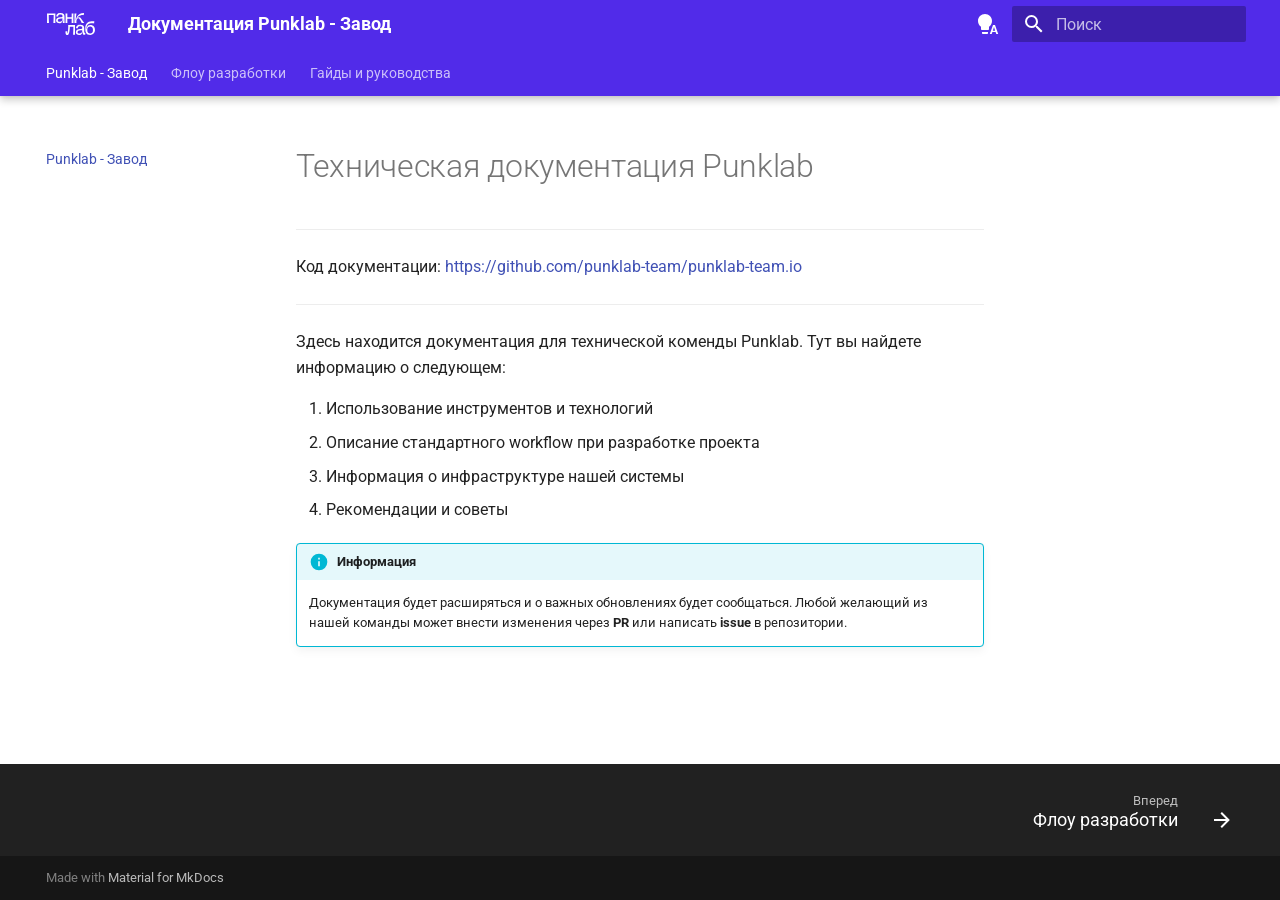
<file: index.html>
<!doctype html>
<html lang="ru" class="no-js">
  <head>
    
      <meta charset="utf-8">
      <meta name="viewport" content="width=device-width,initial-scale=1">
      
      
      
        <link rel="canonical" href="https://mydomain.org/">
      
      
      
        <link rel="next" href="development_flow/">
      
      
      <link rel="icon" href="static/img/favicon.jpeg">
      <meta name="generator" content="mkdocs-1.6.1, mkdocs-material-9.5.44">
    
    
      
        <title>Документация Punklab - Завод</title>
      
    
    
      <link rel="stylesheet" href="assets/stylesheets/main.0253249f.min.css">
      
        
        <link rel="stylesheet" href="assets/stylesheets/palette.06af60db.min.css">
      
      


    
    
      
    
    
      
        
        
        <link rel="preconnect" href="https://fonts.gstatic.com" crossorigin>
        <link rel="stylesheet" href="https://fonts.googleapis.com/css?family=Roboto:300,300i,400,400i,700,700i%7CRoboto+Mono:400,400i,700,700i&display=fallback">
        <style>:root{--md-text-font:"Roboto";--md-code-font:"Roboto Mono"}</style>
      
    
    
      <link rel="stylesheet" href="static/css/extra.css">
    
    <script>__md_scope=new URL(".",location),__md_hash=e=>[...e].reduce(((e,_)=>(e<<5)-e+_.charCodeAt(0)),0),__md_get=(e,_=localStorage,t=__md_scope)=>JSON.parse(_.getItem(t.pathname+"."+e)),__md_set=(e,_,t=localStorage,a=__md_scope)=>{try{t.setItem(a.pathname+"."+e,JSON.stringify(_))}catch(e){}}</script>
    
      

    
    
    
  </head>
  
  
    
    
      
    
    
    
    
    <body dir="ltr" data-md-color-scheme="default" data-md-color-primary="indigo" data-md-color-accent="indigo">
  
    
    <input class="md-toggle" data-md-toggle="drawer" type="checkbox" id="__drawer" autocomplete="off">
    <input class="md-toggle" data-md-toggle="search" type="checkbox" id="__search" autocomplete="off">
    <label class="md-overlay" for="__drawer"></label>
    <div data-md-component="skip">
      
        
        <a href="#punklab" class="md-skip">
          Перейти к содержанию
        </a>
      
    </div>
    <div data-md-component="announce">
      
    </div>
    
    
      

  

<header class="md-header md-header--shadow md-header--lifted" data-md-component="header">
  <nav class="md-header__inner md-grid" aria-label="Верхний колонтитул">
    <a href="." title="Документация Punklab - Завод" class="md-header__button md-logo" aria-label="Документация Punklab - Завод" data-md-component="logo">
      
  <img src="static/img/logo-panklab.svg" alt="logo">

    </a>
    <label class="md-header__button md-icon" for="__drawer">
      
      <svg xmlns="http://www.w3.org/2000/svg" viewBox="0 0 24 24"><path d="M3 6h18v2H3zm0 5h18v2H3zm0 5h18v2H3z"/></svg>
    </label>
    <div class="md-header__title" data-md-component="header-title">
      <div class="md-header__ellipsis">
        <div class="md-header__topic">
          <span class="md-ellipsis">
            Документация Punklab - Завод
          </span>
        </div>
        <div class="md-header__topic" data-md-component="header-topic">
          <span class="md-ellipsis">
            
              Punklab - Завод
            
          </span>
        </div>
      </div>
    </div>
    
      
        <form class="md-header__option" data-md-component="palette">
  
    
    
    
    <input class="md-option" data-md-color-media="(prefers-color-scheme)" data-md-color-scheme="default" data-md-color-primary="indigo" data-md-color-accent="indigo"  aria-label="Переключиться на светлую тему"  type="radio" name="__palette" id="__palette_0">
    
      <label class="md-header__button md-icon" title="Переключиться на светлую тему" for="__palette_1" hidden>
        <svg xmlns="http://www.w3.org/2000/svg" viewBox="0 0 24 24"><path d="M9 2C5.13 2 2 5.13 2 9c0 2.38 1.19 4.47 3 5.74V17c0 .55.45 1 1 1h6c.55 0 1-.45 1-1v-2.26c1.81-1.27 3-3.36 3-5.74 0-3.87-3.13-7-7-7M6 21c0 .55.45 1 1 1h4c.55 0 1-.45 1-1v-1H6zm13-8h-2l-3.2 9h1.9l.7-2h3.2l.7 2h1.9zm-2.15 5.65L18 15l1.15 3.65z"/></svg>
      </label>
    
  
    
    
    
    <input class="md-option" data-md-color-media="(prefers-color-scheme: light)" data-md-color-scheme="punklab" data-md-color-primary="indigo" data-md-color-accent="indigo"  aria-label="Переключиться на темную тему"  type="radio" name="__palette" id="__palette_1">
    
      <label class="md-header__button md-icon" title="Переключиться на темную тему" for="__palette_2" hidden>
        <svg xmlns="http://www.w3.org/2000/svg" viewBox="0 0 24 24"><path d="M12 2a7 7 0 0 0-7 7c0 2.38 1.19 4.47 3 5.74V17a1 1 0 0 0 1 1h6a1 1 0 0 0 1-1v-2.26c1.81-1.27 3-3.36 3-5.74a7 7 0 0 0-7-7M9 21a1 1 0 0 0 1 1h4a1 1 0 0 0 1-1v-1H9z"/></svg>
      </label>
    
  
    
    
    
    <input class="md-option" data-md-color-media="(prefers-color-scheme: dark)" data-md-color-scheme="slate" data-md-color-primary="indigo" data-md-color-accent="indigo"  aria-label="Переключиться на тему системы"  type="radio" name="__palette" id="__palette_2">
    
      <label class="md-header__button md-icon" title="Переключиться на тему системы" for="__palette_0" hidden>
        <svg xmlns="http://www.w3.org/2000/svg" viewBox="0 0 24 24"><path d="M12 2a7 7 0 0 1 7 7c0 2.38-1.19 4.47-3 5.74V17a1 1 0 0 1-1 1H9a1 1 0 0 1-1-1v-2.26C6.19 13.47 5 11.38 5 9a7 7 0 0 1 7-7M9 21v-1h6v1a1 1 0 0 1-1 1h-4a1 1 0 0 1-1-1m3-17a5 5 0 0 0-5 5c0 2.05 1.23 3.81 3 4.58V16h4v-2.42c1.77-.77 3-2.53 3-4.58a5 5 0 0 0-5-5"/></svg>
      </label>
    
  
</form>
      
    
    
      <script>var palette=__md_get("__palette");if(palette&&palette.color){if("(prefers-color-scheme)"===palette.color.media){var media=matchMedia("(prefers-color-scheme: light)"),input=document.querySelector(media.matches?"[data-md-color-media='(prefers-color-scheme: light)']":"[data-md-color-media='(prefers-color-scheme: dark)']");palette.color.media=input.getAttribute("data-md-color-media"),palette.color.scheme=input.getAttribute("data-md-color-scheme"),palette.color.primary=input.getAttribute("data-md-color-primary"),palette.color.accent=input.getAttribute("data-md-color-accent")}for(var[key,value]of Object.entries(palette.color))document.body.setAttribute("data-md-color-"+key,value)}</script>
    
    
    
      <label class="md-header__button md-icon" for="__search">
        
        <svg xmlns="http://www.w3.org/2000/svg" viewBox="0 0 24 24"><path d="M9.5 3A6.5 6.5 0 0 1 16 9.5c0 1.61-.59 3.09-1.56 4.23l.27.27h.79l5 5-1.5 1.5-5-5v-.79l-.27-.27A6.52 6.52 0 0 1 9.5 16 6.5 6.5 0 0 1 3 9.5 6.5 6.5 0 0 1 9.5 3m0 2C7 5 5 7 5 9.5S7 14 9.5 14 14 12 14 9.5 12 5 9.5 5"/></svg>
      </label>
      <div class="md-search" data-md-component="search" role="dialog">
  <label class="md-search__overlay" for="__search"></label>
  <div class="md-search__inner" role="search">
    <form class="md-search__form" name="search">
      <input type="text" class="md-search__input" name="query" aria-label="Поиск" placeholder="Поиск" autocapitalize="off" autocorrect="off" autocomplete="off" spellcheck="false" data-md-component="search-query" required>
      <label class="md-search__icon md-icon" for="__search">
        
        <svg xmlns="http://www.w3.org/2000/svg" viewBox="0 0 24 24"><path d="M9.5 3A6.5 6.5 0 0 1 16 9.5c0 1.61-.59 3.09-1.56 4.23l.27.27h.79l5 5-1.5 1.5-5-5v-.79l-.27-.27A6.52 6.52 0 0 1 9.5 16 6.5 6.5 0 0 1 3 9.5 6.5 6.5 0 0 1 9.5 3m0 2C7 5 5 7 5 9.5S7 14 9.5 14 14 12 14 9.5 12 5 9.5 5"/></svg>
        
        <svg xmlns="http://www.w3.org/2000/svg" viewBox="0 0 24 24"><path d="M20 11v2H8l5.5 5.5-1.42 1.42L4.16 12l7.92-7.92L13.5 5.5 8 11z"/></svg>
      </label>
      <nav class="md-search__options" aria-label="Поиск">
        
          <a href="javascript:void(0)" class="md-search__icon md-icon" title="Поделиться" aria-label="Поделиться" data-clipboard data-clipboard-text="" data-md-component="search-share" tabindex="-1">
            
            <svg xmlns="http://www.w3.org/2000/svg" viewBox="0 0 24 24"><path d="M18 16.08c-.76 0-1.44.3-1.96.77L8.91 12.7c.05-.23.09-.46.09-.7s-.04-.47-.09-.7l7.05-4.11c.54.5 1.25.81 2.04.81a3 3 0 0 0 3-3 3 3 0 0 0-3-3 3 3 0 0 0-3 3c0 .24.04.47.09.7L8.04 9.81C7.5 9.31 6.79 9 6 9a3 3 0 0 0-3 3 3 3 0 0 0 3 3c.79 0 1.5-.31 2.04-.81l7.12 4.15c-.05.21-.08.43-.08.66 0 1.61 1.31 2.91 2.92 2.91s2.92-1.3 2.92-2.91A2.92 2.92 0 0 0 18 16.08"/></svg>
          </a>
        
        <button type="reset" class="md-search__icon md-icon" title="Очистить" aria-label="Очистить" tabindex="-1">
          
          <svg xmlns="http://www.w3.org/2000/svg" viewBox="0 0 24 24"><path d="M19 6.41 17.59 5 12 10.59 6.41 5 5 6.41 10.59 12 5 17.59 6.41 19 12 13.41 17.59 19 19 17.59 13.41 12z"/></svg>
        </button>
      </nav>
      
        <div class="md-search__suggest" data-md-component="search-suggest"></div>
      
    </form>
    <div class="md-search__output">
      <div class="md-search__scrollwrap" tabindex="0" data-md-scrollfix>
        <div class="md-search-result" data-md-component="search-result">
          <div class="md-search-result__meta">
            Инициализация поиска
          </div>
          <ol class="md-search-result__list" role="presentation"></ol>
        </div>
      </div>
    </div>
  </div>
</div>
    
    
  </nav>
  
    
      
<nav class="md-tabs" aria-label="Вкладки" data-md-component="tabs">
  <div class="md-grid">
    <ul class="md-tabs__list">
      
        
  
  
    
  
  
    <li class="md-tabs__item md-tabs__item--active">
      <a href="." class="md-tabs__link">
        
  
    
  
  Punklab - Завод

      </a>
    </li>
  

      
        
  
  
  
    
    
      <li class="md-tabs__item">
        <a href="development_flow/" class="md-tabs__link">
          
  
    
  
  Флоу разработки

        </a>
      </li>
    
  

      
        
  
  
  
    
    
      
  
  
  
    
    
      <li class="md-tabs__item">
        <a href="guides/fundamental/solid/" class="md-tabs__link">
          
  
    
  
  Гайды и руководства

        </a>
      </li>
    
  

    
  

      
    </ul>
  </div>
</nav>
    
  
</header>
    
    <div class="md-container" data-md-component="container">
      
      
        
      
      <main class="md-main" data-md-component="main">
        <div class="md-main__inner md-grid">
          
            
              
              <div class="md-sidebar md-sidebar--primary" data-md-component="sidebar" data-md-type="navigation" >
                <div class="md-sidebar__scrollwrap">
                  <div class="md-sidebar__inner">
                    


  


<nav class="md-nav md-nav--primary md-nav--lifted" aria-label="Навигация" data-md-level="0">
  <label class="md-nav__title" for="__drawer">
    <a href="." title="Документация Punklab - Завод" class="md-nav__button md-logo" aria-label="Документация Punklab - Завод" data-md-component="logo">
      
  <img src="static/img/logo-panklab.svg" alt="logo">

    </a>
    Документация Punklab - Завод
  </label>
  
  <ul class="md-nav__list" data-md-scrollfix>
    
      
      
  
  
    
  
  
  
    <li class="md-nav__item md-nav__item--active">
      
      <input class="md-nav__toggle md-toggle" type="checkbox" id="__toc">
      
      
        
      
      
      <a href="." class="md-nav__link md-nav__link--active">
        
  
  <span class="md-ellipsis">
    Punklab - Завод
  </span>
  

      </a>
      
    </li>
  

    
      
      
  
  
  
  
    
    
      
        
          
        
      
        
      
        
      
        
      
        
      
    
    
      
      
    
    
    <li class="md-nav__item md-nav__item--nested">
      
        
        
        <input class="md-nav__toggle md-toggle " type="checkbox" id="__nav_2" >
        
          
          
          <div class="md-nav__link md-nav__container">
            <a href="development_flow/" class="md-nav__link ">
              
  
  <span class="md-ellipsis">
    Флоу разработки
  </span>
  

            </a>
            
              
              <label class="md-nav__link " for="__nav_2" id="__nav_2_label" tabindex="0">
                <span class="md-nav__icon md-icon"></span>
              </label>
            
          </div>
        
        <nav class="md-nav" data-md-level="1" aria-labelledby="__nav_2_label" aria-expanded="false">
          <label class="md-nav__title" for="__nav_2">
            <span class="md-nav__icon md-icon"></span>
            Флоу разработки
          </label>
          <ul class="md-nav__list" data-md-scrollfix>
            
              
            
              
                
  
  
  
  
    <li class="md-nav__item">
      <a href="development_flow/system_design/" class="md-nav__link">
        
  
  <span class="md-ellipsis">
    Системный дизайн
  </span>
  

      </a>
    </li>
  

              
            
              
                
  
  
  
  
    <li class="md-nav__item">
      <a href="development_flow/development/" class="md-nav__link">
        
  
  <span class="md-ellipsis">
    Внесение изменений
  </span>
  

      </a>
    </li>
  

              
            
              
                
  
  
  
  
    <li class="md-nav__item">
      <a href="development_flow/technical_documentation/" class="md-nav__link">
        
  
  <span class="md-ellipsis">
    Техническая документация
  </span>
  

      </a>
    </li>
  

              
            
              
                
  
  
  
  
    <li class="md-nav__item">
      <a href="development_flow/deploy/" class="md-nav__link">
        
  
  <span class="md-ellipsis">
    Деплой на сервер
  </span>
  

      </a>
    </li>
  

              
            
          </ul>
        </nav>
      
    </li>
  

    
      
      
  
  
  
  
    
    
      
        
      
        
      
    
    
      
      
    
    
    <li class="md-nav__item md-nav__item--nested">
      
        
        
        <input class="md-nav__toggle md-toggle " type="checkbox" id="__nav_3" >
        
          
          <label class="md-nav__link" for="__nav_3" id="__nav_3_label" tabindex="0">
            
  
  <span class="md-ellipsis">
    Гайды и руководства
  </span>
  

            <span class="md-nav__icon md-icon"></span>
          </label>
        
        <nav class="md-nav" data-md-level="1" aria-labelledby="__nav_3_label" aria-expanded="false">
          <label class="md-nav__title" for="__nav_3">
            <span class="md-nav__icon md-icon"></span>
            Гайды и руководства
          </label>
          <ul class="md-nav__list" data-md-scrollfix>
            
              
                
  
  
  
  
    
    
      
        
      
    
    
      
      
    
    
    <li class="md-nav__item md-nav__item--nested">
      
        
        
        <input class="md-nav__toggle md-toggle " type="checkbox" id="__nav_3_1" >
        
          
          <label class="md-nav__link" for="__nav_3_1" id="__nav_3_1_label" tabindex="0">
            
  
  <span class="md-ellipsis">
    Фундаментальные знания
  </span>
  

            <span class="md-nav__icon md-icon"></span>
          </label>
        
        <nav class="md-nav" data-md-level="2" aria-labelledby="__nav_3_1_label" aria-expanded="false">
          <label class="md-nav__title" for="__nav_3_1">
            <span class="md-nav__icon md-icon"></span>
            Фундаментальные знания
          </label>
          <ul class="md-nav__list" data-md-scrollfix>
            
              
                
  
  
  
  
    <li class="md-nav__item">
      <a href="guides/fundamental/solid/" class="md-nav__link">
        
  
  <span class="md-ellipsis">
    SOLID
  </span>
  

      </a>
    </li>
  

              
            
          </ul>
        </nav>
      
    </li>
  

              
            
              
                
  
  
  
  
    
    
      
        
      
    
    
      
      
    
    
    <li class="md-nav__item md-nav__item--nested">
      
        
        
        <input class="md-nav__toggle md-toggle " type="checkbox" id="__nav_3_2" >
        
          
          <label class="md-nav__link" for="__nav_3_2" id="__nav_3_2_label" tabindex="0">
            
  
  <span class="md-ellipsis">
    Технологии
  </span>
  

            <span class="md-nav__icon md-icon"></span>
          </label>
        
        <nav class="md-nav" data-md-level="2" aria-labelledby="__nav_3_2_label" aria-expanded="false">
          <label class="md-nav__title" for="__nav_3_2">
            <span class="md-nav__icon md-icon"></span>
            Технологии
          </label>
          <ul class="md-nav__list" data-md-scrollfix>
            
              
                
  
  
  
  
    <li class="md-nav__item">
      <a href="guides/technologies/makefile/" class="md-nav__link">
        
  
  <span class="md-ellipsis">
    Makefile
  </span>
  

      </a>
    </li>
  

              
            
          </ul>
        </nav>
      
    </li>
  

              
            
          </ul>
        </nav>
      
    </li>
  

    
  </ul>
</nav>
                  </div>
                </div>
              </div>
            
            
              
              <div class="md-sidebar md-sidebar--secondary" data-md-component="sidebar" data-md-type="toc" >
                <div class="md-sidebar__scrollwrap">
                  <div class="md-sidebar__inner">
                    

<nav class="md-nav md-nav--secondary" aria-label="Содержание">
  
  
  
    
  
  
</nav>
                  </div>
                </div>
              </div>
            
          
          
            <div class="md-content" data-md-component="content">
              <article class="md-content__inner md-typeset">
                
                  


<!-- <style>
    .logo {
        width: 256px;
        height: 256px;
    }
</style>

<p align="center">
  <img class="logo" src="static/img/logo.png" alt="FastAPI">
</p> -->

<h1 id="punklab">Техническая документация Punklab<a class="headerlink" href="#punklab" title="Permanent link">&para;</a></h1>
<hr />
<p>Код документации: <a href="https://github.com/punklab-team/punklab-team.io">https://github.com/punklab-team/punklab-team.io</a></p>
<hr />
<p>Здесь находится документация для технической коменды Punklab. Тут вы найдете информацию о следующем:</p>
<ol>
<li>Использование инструментов и технологий</li>
<li>Описание стандартного workflow при разработке проекта</li>
<li>Информация о инфраструктуре нашей системы</li>
<li>Рекомендации и советы</li>
</ol>
<div class="admonition info">
<p class="admonition-title">Информация</p>
<p>Документация будет расширяться и о важных обновлениях будет сообщаться. Любой желающий из нашей команды может внести изменения через <strong>PR</strong> или написать <strong>issue</strong> в репозитории.</p>
</div>












                
              </article>
            </div>
          
          
  <script>var tabs=__md_get("__tabs");if(Array.isArray(tabs))e:for(var set of document.querySelectorAll(".tabbed-set")){var labels=set.querySelector(".tabbed-labels");for(var tab of tabs)for(var label of labels.getElementsByTagName("label"))if(label.innerText.trim()===tab){var input=document.getElementById(label.htmlFor);input.checked=!0;continue e}}</script>

<script>var target=document.getElementById(location.hash.slice(1));target&&target.name&&(target.checked=target.name.startsWith("__tabbed_"))</script>
        </div>
        
          <button type="button" class="md-top md-icon" data-md-component="top" hidden>
  
  <svg xmlns="http://www.w3.org/2000/svg" viewBox="0 0 24 24"><path d="M13 20h-2V8l-5.5 5.5-1.42-1.42L12 4.16l7.92 7.92-1.42 1.42L13 8z"/></svg>
  К началу
</button>
        
      </main>
      
        <footer class="md-footer">
  
    
      
      <nav class="md-footer__inner md-grid" aria-label="Нижний колонтитул" >
        
        
          
          <a href="development_flow/" class="md-footer__link md-footer__link--next" aria-label="Вперед: Флоу разработки">
            <div class="md-footer__title">
              <span class="md-footer__direction">
                Вперед
              </span>
              <div class="md-ellipsis">
                Флоу разработки
              </div>
            </div>
            <div class="md-footer__button md-icon">
              
              <svg xmlns="http://www.w3.org/2000/svg" viewBox="0 0 24 24"><path d="M4 11v2h12l-5.5 5.5 1.42 1.42L19.84 12l-7.92-7.92L10.5 5.5 16 11z"/></svg>
            </div>
          </a>
        
      </nav>
    
  
  <div class="md-footer-meta md-typeset">
    <div class="md-footer-meta__inner md-grid">
      <div class="md-copyright">
  
  
    Made with
    <a href="https://squidfunk.github.io/mkdocs-material/" target="_blank" rel="noopener">
      Material for MkDocs
    </a>
  
</div>
      
    </div>
  </div>
</footer>
      
    </div>
    <div class="md-dialog" data-md-component="dialog">
      <div class="md-dialog__inner md-typeset"></div>
    </div>
    
      <div class="md-progress" data-md-component="progress" role="progressbar"></div>
    
    
    <script id="__config" type="application/json">{"base": ".", "features": ["content.code.annotate", "content.code.copy", "content.footnote.tooltips", "content.tabs.link", "content.tooltips", "navigation.footer", "navigation.indexes", "navigation.instant", "navigation.instant.prefetch", "navigation.instant.progress", "navigation.tabs", "navigation.tabs.sticky", "navigation.top", "navigation.tracking", "search.highlight", "search.share", "search.suggest", "toc.follow"], "search": "assets/javascripts/workers/search.6ce7567c.min.js", "translations": {"clipboard.copied": "\u0421\u043a\u043e\u043f\u0438\u0440\u043e\u0432\u0430\u043d\u043e \u0432 \u0431\u0443\u0444\u0435\u0440", "clipboard.copy": "\u041a\u043e\u043f\u0438\u0440\u043e\u0432\u0430\u0442\u044c \u0432 \u0431\u0443\u0444\u0435\u0440", "search.result.more.one": "\u0415\u0449\u0451 1 \u043d\u0430 \u044d\u0442\u043e\u0439 \u0441\u0442\u0440\u0430\u043d\u0438\u0446\u0435", "search.result.more.other": "\u0415\u0449\u0451 # \u043d\u0430 \u044d\u0442\u043e\u0439 \u0441\u0442\u0440\u0430\u043d\u0438\u0446\u0435", "search.result.none": "\u0421\u043e\u0432\u043f\u0430\u0434\u0435\u043d\u0438\u0439 \u043d\u0435 \u043d\u0430\u0439\u0434\u0435\u043d\u043e", "search.result.one": "\u041d\u0430\u0439\u0434\u0435\u043d\u043e 1 \u0441\u043e\u0432\u043f\u0430\u0434\u0435\u043d\u0438\u0435", "search.result.other": "\u041d\u0430\u0439\u0434\u0435\u043d\u043e \u0441\u043e\u0432\u043f\u0430\u0434\u0435\u043d\u0438\u0439: #", "search.result.placeholder": "\u041d\u0430\u0447\u043d\u0438\u0442\u0435 \u043f\u0435\u0447\u0430\u0442\u0430\u0442\u044c \u0434\u043b\u044f \u043f\u043e\u0438\u0441\u043a\u0430", "search.result.term.missing": "\u041e\u0442\u0441\u0443\u0442\u0441\u0442\u0432\u0443\u0435\u0442", "select.version": "\u0412\u044b\u0431\u0435\u0440\u0438\u0442\u0435 \u0432\u0435\u0440\u0441\u0438\u044e"}}</script>
    
    
      <script src="assets/javascripts/bundle.83f73b43.min.js"></script>
      
    
  </body>
</html>
</file>
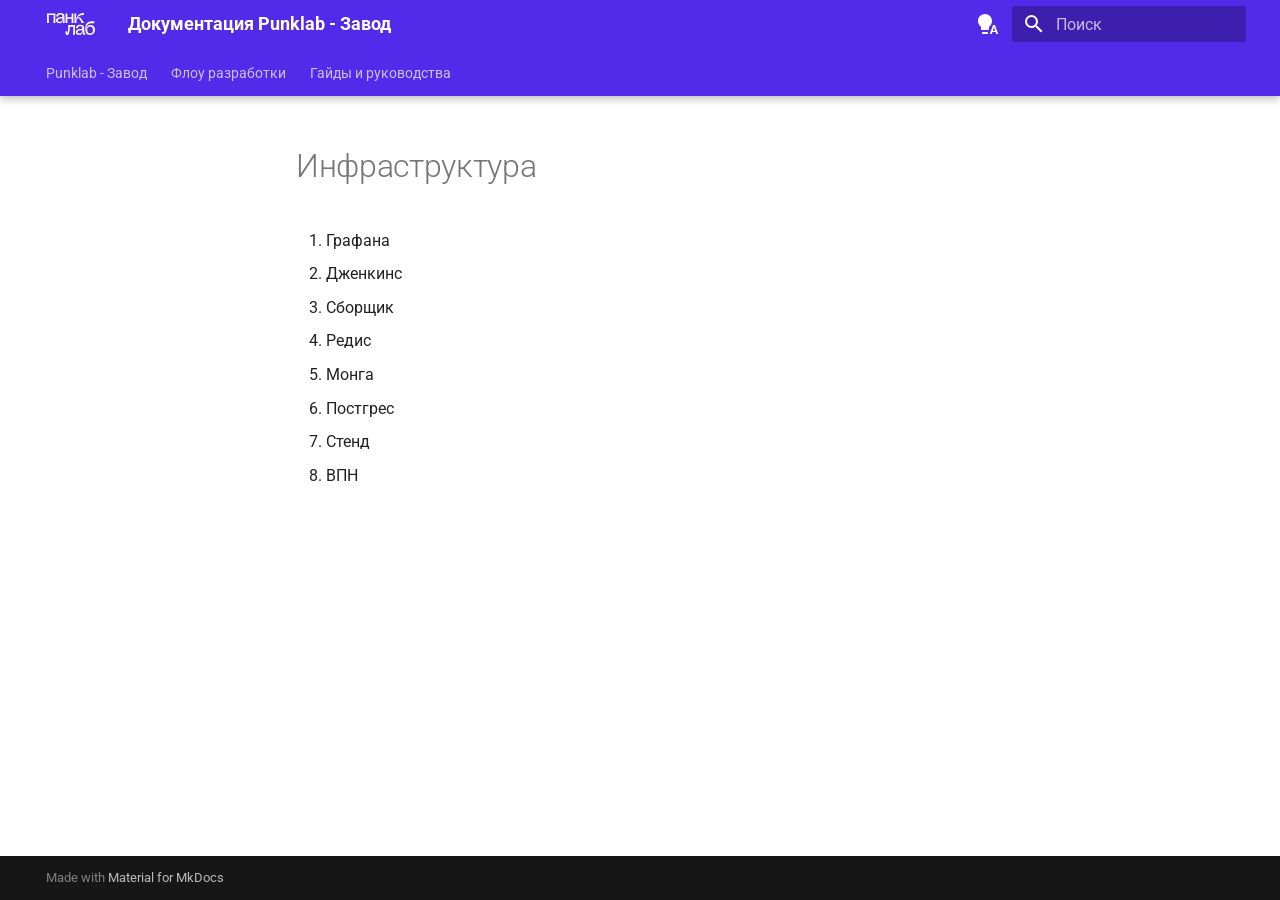
<file: infrastructure/index.html>
<!doctype html>
<html lang="ru" class="no-js">
  <head>
    
      <meta charset="utf-8">
      <meta name="viewport" content="width=device-width,initial-scale=1">
      
      
      
        <link rel="canonical" href="https://mydomain.org/infrastructure/">
      
      
      
      
      <link rel="icon" href="../static/img/favicon.jpeg">
      <meta name="generator" content="mkdocs-1.6.1, mkdocs-material-9.5.44">
    
    
      
        <title>Инфраструктура - Документация Punklab - Завод</title>
      
    
    
      <link rel="stylesheet" href="../assets/stylesheets/main.0253249f.min.css">
      
        
        <link rel="stylesheet" href="../assets/stylesheets/palette.06af60db.min.css">
      
      


    
    
      
    
    
      
        
        
        <link rel="preconnect" href="https://fonts.gstatic.com" crossorigin>
        <link rel="stylesheet" href="https://fonts.googleapis.com/css?family=Roboto:300,300i,400,400i,700,700i%7CRoboto+Mono:400,400i,700,700i&display=fallback">
        <style>:root{--md-text-font:"Roboto";--md-code-font:"Roboto Mono"}</style>
      
    
    
      <link rel="stylesheet" href="../static/css/extra.css">
    
    <script>__md_scope=new URL("..",location),__md_hash=e=>[...e].reduce(((e,_)=>(e<<5)-e+_.charCodeAt(0)),0),__md_get=(e,_=localStorage,t=__md_scope)=>JSON.parse(_.getItem(t.pathname+"."+e)),__md_set=(e,_,t=localStorage,a=__md_scope)=>{try{t.setItem(a.pathname+"."+e,JSON.stringify(_))}catch(e){}}</script>
    
      

    
    
    
  </head>
  
  
    
    
      
    
    
    
    
    <body dir="ltr" data-md-color-scheme="default" data-md-color-primary="indigo" data-md-color-accent="indigo">
  
    
    <input class="md-toggle" data-md-toggle="drawer" type="checkbox" id="__drawer" autocomplete="off">
    <input class="md-toggle" data-md-toggle="search" type="checkbox" id="__search" autocomplete="off">
    <label class="md-overlay" for="__drawer"></label>
    <div data-md-component="skip">
      
        
        <a href="#_1" class="md-skip">
          Перейти к содержанию
        </a>
      
    </div>
    <div data-md-component="announce">
      
    </div>
    
    
      

  

<header class="md-header md-header--shadow md-header--lifted" data-md-component="header">
  <nav class="md-header__inner md-grid" aria-label="Верхний колонтитул">
    <a href=".." title="Документация Punklab - Завод" class="md-header__button md-logo" aria-label="Документация Punklab - Завод" data-md-component="logo">
      
  <img src="../static/img/logo-panklab.svg" alt="logo">

    </a>
    <label class="md-header__button md-icon" for="__drawer">
      
      <svg xmlns="http://www.w3.org/2000/svg" viewBox="0 0 24 24"><path d="M3 6h18v2H3zm0 5h18v2H3zm0 5h18v2H3z"/></svg>
    </label>
    <div class="md-header__title" data-md-component="header-title">
      <div class="md-header__ellipsis">
        <div class="md-header__topic">
          <span class="md-ellipsis">
            Документация Punklab - Завод
          </span>
        </div>
        <div class="md-header__topic" data-md-component="header-topic">
          <span class="md-ellipsis">
            
              Инфраструктура
            
          </span>
        </div>
      </div>
    </div>
    
      
        <form class="md-header__option" data-md-component="palette">
  
    
    
    
    <input class="md-option" data-md-color-media="(prefers-color-scheme)" data-md-color-scheme="default" data-md-color-primary="indigo" data-md-color-accent="indigo"  aria-label="Переключиться на светлую тему"  type="radio" name="__palette" id="__palette_0">
    
      <label class="md-header__button md-icon" title="Переключиться на светлую тему" for="__palette_1" hidden>
        <svg xmlns="http://www.w3.org/2000/svg" viewBox="0 0 24 24"><path d="M9 2C5.13 2 2 5.13 2 9c0 2.38 1.19 4.47 3 5.74V17c0 .55.45 1 1 1h6c.55 0 1-.45 1-1v-2.26c1.81-1.27 3-3.36 3-5.74 0-3.87-3.13-7-7-7M6 21c0 .55.45 1 1 1h4c.55 0 1-.45 1-1v-1H6zm13-8h-2l-3.2 9h1.9l.7-2h3.2l.7 2h1.9zm-2.15 5.65L18 15l1.15 3.65z"/></svg>
      </label>
    
  
    
    
    
    <input class="md-option" data-md-color-media="(prefers-color-scheme: light)" data-md-color-scheme="punklab" data-md-color-primary="indigo" data-md-color-accent="indigo"  aria-label="Переключиться на темную тему"  type="radio" name="__palette" id="__palette_1">
    
      <label class="md-header__button md-icon" title="Переключиться на темную тему" for="__palette_2" hidden>
        <svg xmlns="http://www.w3.org/2000/svg" viewBox="0 0 24 24"><path d="M12 2a7 7 0 0 0-7 7c0 2.38 1.19 4.47 3 5.74V17a1 1 0 0 0 1 1h6a1 1 0 0 0 1-1v-2.26c1.81-1.27 3-3.36 3-5.74a7 7 0 0 0-7-7M9 21a1 1 0 0 0 1 1h4a1 1 0 0 0 1-1v-1H9z"/></svg>
      </label>
    
  
    
    
    
    <input class="md-option" data-md-color-media="(prefers-color-scheme: dark)" data-md-color-scheme="slate" data-md-color-primary="indigo" data-md-color-accent="indigo"  aria-label="Переключиться на тему системы"  type="radio" name="__palette" id="__palette_2">
    
      <label class="md-header__button md-icon" title="Переключиться на тему системы" for="__palette_0" hidden>
        <svg xmlns="http://www.w3.org/2000/svg" viewBox="0 0 24 24"><path d="M12 2a7 7 0 0 1 7 7c0 2.38-1.19 4.47-3 5.74V17a1 1 0 0 1-1 1H9a1 1 0 0 1-1-1v-2.26C6.19 13.47 5 11.38 5 9a7 7 0 0 1 7-7M9 21v-1h6v1a1 1 0 0 1-1 1h-4a1 1 0 0 1-1-1m3-17a5 5 0 0 0-5 5c0 2.05 1.23 3.81 3 4.58V16h4v-2.42c1.77-.77 3-2.53 3-4.58a5 5 0 0 0-5-5"/></svg>
      </label>
    
  
</form>
      
    
    
      <script>var palette=__md_get("__palette");if(palette&&palette.color){if("(prefers-color-scheme)"===palette.color.media){var media=matchMedia("(prefers-color-scheme: light)"),input=document.querySelector(media.matches?"[data-md-color-media='(prefers-color-scheme: light)']":"[data-md-color-media='(prefers-color-scheme: dark)']");palette.color.media=input.getAttribute("data-md-color-media"),palette.color.scheme=input.getAttribute("data-md-color-scheme"),palette.color.primary=input.getAttribute("data-md-color-primary"),palette.color.accent=input.getAttribute("data-md-color-accent")}for(var[key,value]of Object.entries(palette.color))document.body.setAttribute("data-md-color-"+key,value)}</script>
    
    
    
      <label class="md-header__button md-icon" for="__search">
        
        <svg xmlns="http://www.w3.org/2000/svg" viewBox="0 0 24 24"><path d="M9.5 3A6.5 6.5 0 0 1 16 9.5c0 1.61-.59 3.09-1.56 4.23l.27.27h.79l5 5-1.5 1.5-5-5v-.79l-.27-.27A6.52 6.52 0 0 1 9.5 16 6.5 6.5 0 0 1 3 9.5 6.5 6.5 0 0 1 9.5 3m0 2C7 5 5 7 5 9.5S7 14 9.5 14 14 12 14 9.5 12 5 9.5 5"/></svg>
      </label>
      <div class="md-search" data-md-component="search" role="dialog">
  <label class="md-search__overlay" for="__search"></label>
  <div class="md-search__inner" role="search">
    <form class="md-search__form" name="search">
      <input type="text" class="md-search__input" name="query" aria-label="Поиск" placeholder="Поиск" autocapitalize="off" autocorrect="off" autocomplete="off" spellcheck="false" data-md-component="search-query" required>
      <label class="md-search__icon md-icon" for="__search">
        
        <svg xmlns="http://www.w3.org/2000/svg" viewBox="0 0 24 24"><path d="M9.5 3A6.5 6.5 0 0 1 16 9.5c0 1.61-.59 3.09-1.56 4.23l.27.27h.79l5 5-1.5 1.5-5-5v-.79l-.27-.27A6.52 6.52 0 0 1 9.5 16 6.5 6.5 0 0 1 3 9.5 6.5 6.5 0 0 1 9.5 3m0 2C7 5 5 7 5 9.5S7 14 9.5 14 14 12 14 9.5 12 5 9.5 5"/></svg>
        
        <svg xmlns="http://www.w3.org/2000/svg" viewBox="0 0 24 24"><path d="M20 11v2H8l5.5 5.5-1.42 1.42L4.16 12l7.92-7.92L13.5 5.5 8 11z"/></svg>
      </label>
      <nav class="md-search__options" aria-label="Поиск">
        
          <a href="javascript:void(0)" class="md-search__icon md-icon" title="Поделиться" aria-label="Поделиться" data-clipboard data-clipboard-text="" data-md-component="search-share" tabindex="-1">
            
            <svg xmlns="http://www.w3.org/2000/svg" viewBox="0 0 24 24"><path d="M18 16.08c-.76 0-1.44.3-1.96.77L8.91 12.7c.05-.23.09-.46.09-.7s-.04-.47-.09-.7l7.05-4.11c.54.5 1.25.81 2.04.81a3 3 0 0 0 3-3 3 3 0 0 0-3-3 3 3 0 0 0-3 3c0 .24.04.47.09.7L8.04 9.81C7.5 9.31 6.79 9 6 9a3 3 0 0 0-3 3 3 3 0 0 0 3 3c.79 0 1.5-.31 2.04-.81l7.12 4.15c-.05.21-.08.43-.08.66 0 1.61 1.31 2.91 2.92 2.91s2.92-1.3 2.92-2.91A2.92 2.92 0 0 0 18 16.08"/></svg>
          </a>
        
        <button type="reset" class="md-search__icon md-icon" title="Очистить" aria-label="Очистить" tabindex="-1">
          
          <svg xmlns="http://www.w3.org/2000/svg" viewBox="0 0 24 24"><path d="M19 6.41 17.59 5 12 10.59 6.41 5 5 6.41 10.59 12 5 17.59 6.41 19 12 13.41 17.59 19 19 17.59 13.41 12z"/></svg>
        </button>
      </nav>
      
        <div class="md-search__suggest" data-md-component="search-suggest"></div>
      
    </form>
    <div class="md-search__output">
      <div class="md-search__scrollwrap" tabindex="0" data-md-scrollfix>
        <div class="md-search-result" data-md-component="search-result">
          <div class="md-search-result__meta">
            Инициализация поиска
          </div>
          <ol class="md-search-result__list" role="presentation"></ol>
        </div>
      </div>
    </div>
  </div>
</div>
    
    
  </nav>
  
    
      
<nav class="md-tabs" aria-label="Вкладки" data-md-component="tabs">
  <div class="md-grid">
    <ul class="md-tabs__list">
      
        
  
  
  
    <li class="md-tabs__item">
      <a href=".." class="md-tabs__link">
        
  
    
  
  Punklab - Завод

      </a>
    </li>
  

      
        
  
  
  
    
    
      <li class="md-tabs__item">
        <a href="../development_flow/" class="md-tabs__link">
          
  
    
  
  Флоу разработки

        </a>
      </li>
    
  

      
        
  
  
  
    
    
      
  
  
  
    
    
      <li class="md-tabs__item">
        <a href="../guides/fundamental/solid/" class="md-tabs__link">
          
  
    
  
  Гайды и руководства

        </a>
      </li>
    
  

    
  

      
    </ul>
  </div>
</nav>
    
  
</header>
    
    <div class="md-container" data-md-component="container">
      
      
        
      
      <main class="md-main" data-md-component="main">
        <div class="md-main__inner md-grid">
          
            
              
              <div class="md-sidebar md-sidebar--primary" data-md-component="sidebar" data-md-type="navigation" >
                <div class="md-sidebar__scrollwrap">
                  <div class="md-sidebar__inner">
                    


  


<nav class="md-nav md-nav--primary md-nav--lifted" aria-label="Навигация" data-md-level="0">
  <label class="md-nav__title" for="__drawer">
    <a href=".." title="Документация Punklab - Завод" class="md-nav__button md-logo" aria-label="Документация Punklab - Завод" data-md-component="logo">
      
  <img src="../static/img/logo-panklab.svg" alt="logo">

    </a>
    Документация Punklab - Завод
  </label>
  
  <ul class="md-nav__list" data-md-scrollfix>
    
      
      
  
  
  
  
    <li class="md-nav__item">
      <a href=".." class="md-nav__link">
        
  
  <span class="md-ellipsis">
    Punklab - Завод
  </span>
  

      </a>
    </li>
  

    
      
      
  
  
  
  
    
    
      
        
          
        
      
        
      
        
      
        
      
        
      
    
    
      
      
    
    
    <li class="md-nav__item md-nav__item--nested">
      
        
        
        <input class="md-nav__toggle md-toggle " type="checkbox" id="__nav_2" >
        
          
          
          <div class="md-nav__link md-nav__container">
            <a href="../development_flow/" class="md-nav__link ">
              
  
  <span class="md-ellipsis">
    Флоу разработки
  </span>
  

            </a>
            
              
              <label class="md-nav__link " for="__nav_2" id="__nav_2_label" tabindex="0">
                <span class="md-nav__icon md-icon"></span>
              </label>
            
          </div>
        
        <nav class="md-nav" data-md-level="1" aria-labelledby="__nav_2_label" aria-expanded="false">
          <label class="md-nav__title" for="__nav_2">
            <span class="md-nav__icon md-icon"></span>
            Флоу разработки
          </label>
          <ul class="md-nav__list" data-md-scrollfix>
            
              
            
              
                
  
  
  
  
    <li class="md-nav__item">
      <a href="../development_flow/system_design/" class="md-nav__link">
        
  
  <span class="md-ellipsis">
    Системный дизайн
  </span>
  

      </a>
    </li>
  

              
            
              
                
  
  
  
  
    <li class="md-nav__item">
      <a href="../development_flow/development/" class="md-nav__link">
        
  
  <span class="md-ellipsis">
    Внесение изменений
  </span>
  

      </a>
    </li>
  

              
            
              
                
  
  
  
  
    <li class="md-nav__item">
      <a href="../development_flow/technical_documentation/" class="md-nav__link">
        
  
  <span class="md-ellipsis">
    Техническая документация
  </span>
  

      </a>
    </li>
  

              
            
              
                
  
  
  
  
    <li class="md-nav__item">
      <a href="../development_flow/deploy/" class="md-nav__link">
        
  
  <span class="md-ellipsis">
    Деплой на сервер
  </span>
  

      </a>
    </li>
  

              
            
          </ul>
        </nav>
      
    </li>
  

    
      
      
  
  
  
  
    
    
      
        
      
        
      
    
    
      
      
    
    
    <li class="md-nav__item md-nav__item--nested">
      
        
        
        <input class="md-nav__toggle md-toggle " type="checkbox" id="__nav_3" >
        
          
          <label class="md-nav__link" for="__nav_3" id="__nav_3_label" tabindex="0">
            
  
  <span class="md-ellipsis">
    Гайды и руководства
  </span>
  

            <span class="md-nav__icon md-icon"></span>
          </label>
        
        <nav class="md-nav" data-md-level="1" aria-labelledby="__nav_3_label" aria-expanded="false">
          <label class="md-nav__title" for="__nav_3">
            <span class="md-nav__icon md-icon"></span>
            Гайды и руководства
          </label>
          <ul class="md-nav__list" data-md-scrollfix>
            
              
                
  
  
  
  
    
    
      
        
      
    
    
      
      
    
    
    <li class="md-nav__item md-nav__item--nested">
      
        
        
        <input class="md-nav__toggle md-toggle " type="checkbox" id="__nav_3_1" >
        
          
          <label class="md-nav__link" for="__nav_3_1" id="__nav_3_1_label" tabindex="0">
            
  
  <span class="md-ellipsis">
    Фундаментальные знания
  </span>
  

            <span class="md-nav__icon md-icon"></span>
          </label>
        
        <nav class="md-nav" data-md-level="2" aria-labelledby="__nav_3_1_label" aria-expanded="false">
          <label class="md-nav__title" for="__nav_3_1">
            <span class="md-nav__icon md-icon"></span>
            Фундаментальные знания
          </label>
          <ul class="md-nav__list" data-md-scrollfix>
            
              
                
  
  
  
  
    <li class="md-nav__item">
      <a href="../guides/fundamental/solid/" class="md-nav__link">
        
  
  <span class="md-ellipsis">
    SOLID
  </span>
  

      </a>
    </li>
  

              
            
          </ul>
        </nav>
      
    </li>
  

              
            
              
                
  
  
  
  
    
    
      
        
      
    
    
      
      
    
    
    <li class="md-nav__item md-nav__item--nested">
      
        
        
        <input class="md-nav__toggle md-toggle " type="checkbox" id="__nav_3_2" >
        
          
          <label class="md-nav__link" for="__nav_3_2" id="__nav_3_2_label" tabindex="0">
            
  
  <span class="md-ellipsis">
    Технологии
  </span>
  

            <span class="md-nav__icon md-icon"></span>
          </label>
        
        <nav class="md-nav" data-md-level="2" aria-labelledby="__nav_3_2_label" aria-expanded="false">
          <label class="md-nav__title" for="__nav_3_2">
            <span class="md-nav__icon md-icon"></span>
            Технологии
          </label>
          <ul class="md-nav__list" data-md-scrollfix>
            
              
                
  
  
  
  
    <li class="md-nav__item">
      <a href="../guides/technologies/makefile/" class="md-nav__link">
        
  
  <span class="md-ellipsis">
    Makefile
  </span>
  

      </a>
    </li>
  

              
            
          </ul>
        </nav>
      
    </li>
  

              
            
          </ul>
        </nav>
      
    </li>
  

    
  </ul>
</nav>
                  </div>
                </div>
              </div>
            
            
              
              <div class="md-sidebar md-sidebar--secondary" data-md-component="sidebar" data-md-type="toc" >
                <div class="md-sidebar__scrollwrap">
                  <div class="md-sidebar__inner">
                    

<nav class="md-nav md-nav--secondary" aria-label="Содержание">
  
  
  
    
  
  
</nav>
                  </div>
                </div>
              </div>
            
          
          
            <div class="md-content" data-md-component="content">
              <article class="md-content__inner md-typeset">
                
                  


<h1 id="_1">Инфраструктура<a class="headerlink" href="#_1" title="Permanent link">&para;</a></h1>
<ol>
<li>Графана</li>
<li>Дженкинс</li>
<li>Сборщик</li>
<li>Редис</li>
<li>Монга</li>
<li>Постгрес</li>
<li>Стенд</li>
<li>ВПН</li>
</ol>












                
              </article>
            </div>
          
          
  <script>var tabs=__md_get("__tabs");if(Array.isArray(tabs))e:for(var set of document.querySelectorAll(".tabbed-set")){var labels=set.querySelector(".tabbed-labels");for(var tab of tabs)for(var label of labels.getElementsByTagName("label"))if(label.innerText.trim()===tab){var input=document.getElementById(label.htmlFor);input.checked=!0;continue e}}</script>

<script>var target=document.getElementById(location.hash.slice(1));target&&target.name&&(target.checked=target.name.startsWith("__tabbed_"))</script>
        </div>
        
          <button type="button" class="md-top md-icon" data-md-component="top" hidden>
  
  <svg xmlns="http://www.w3.org/2000/svg" viewBox="0 0 24 24"><path d="M13 20h-2V8l-5.5 5.5-1.42-1.42L12 4.16l7.92 7.92-1.42 1.42L13 8z"/></svg>
  К началу
</button>
        
      </main>
      
        <footer class="md-footer">
  
    
  
  <div class="md-footer-meta md-typeset">
    <div class="md-footer-meta__inner md-grid">
      <div class="md-copyright">
  
  
    Made with
    <a href="https://squidfunk.github.io/mkdocs-material/" target="_blank" rel="noopener">
      Material for MkDocs
    </a>
  
</div>
      
    </div>
  </div>
</footer>
      
    </div>
    <div class="md-dialog" data-md-component="dialog">
      <div class="md-dialog__inner md-typeset"></div>
    </div>
    
      <div class="md-progress" data-md-component="progress" role="progressbar"></div>
    
    
    <script id="__config" type="application/json">{"base": "..", "features": ["content.code.annotate", "content.code.copy", "content.footnote.tooltips", "content.tabs.link", "content.tooltips", "navigation.footer", "navigation.indexes", "navigation.instant", "navigation.instant.prefetch", "navigation.instant.progress", "navigation.tabs", "navigation.tabs.sticky", "navigation.top", "navigation.tracking", "search.highlight", "search.share", "search.suggest", "toc.follow"], "search": "../assets/javascripts/workers/search.6ce7567c.min.js", "translations": {"clipboard.copied": "\u0421\u043a\u043e\u043f\u0438\u0440\u043e\u0432\u0430\u043d\u043e \u0432 \u0431\u0443\u0444\u0435\u0440", "clipboard.copy": "\u041a\u043e\u043f\u0438\u0440\u043e\u0432\u0430\u0442\u044c \u0432 \u0431\u0443\u0444\u0435\u0440", "search.result.more.one": "\u0415\u0449\u0451 1 \u043d\u0430 \u044d\u0442\u043e\u0439 \u0441\u0442\u0440\u0430\u043d\u0438\u0446\u0435", "search.result.more.other": "\u0415\u0449\u0451 # \u043d\u0430 \u044d\u0442\u043e\u0439 \u0441\u0442\u0440\u0430\u043d\u0438\u0446\u0435", "search.result.none": "\u0421\u043e\u0432\u043f\u0430\u0434\u0435\u043d\u0438\u0439 \u043d\u0435 \u043d\u0430\u0439\u0434\u0435\u043d\u043e", "search.result.one": "\u041d\u0430\u0439\u0434\u0435\u043d\u043e 1 \u0441\u043e\u0432\u043f\u0430\u0434\u0435\u043d\u0438\u0435", "search.result.other": "\u041d\u0430\u0439\u0434\u0435\u043d\u043e \u0441\u043e\u0432\u043f\u0430\u0434\u0435\u043d\u0438\u0439: #", "search.result.placeholder": "\u041d\u0430\u0447\u043d\u0438\u0442\u0435 \u043f\u0435\u0447\u0430\u0442\u0430\u0442\u044c \u0434\u043b\u044f \u043f\u043e\u0438\u0441\u043a\u0430", "search.result.term.missing": "\u041e\u0442\u0441\u0443\u0442\u0441\u0442\u0432\u0443\u0435\u0442", "select.version": "\u0412\u044b\u0431\u0435\u0440\u0438\u0442\u0435 \u0432\u0435\u0440\u0441\u0438\u044e"}}</script>
    
    
      <script src="../assets/javascripts/bundle.83f73b43.min.js"></script>
      
    
  </body>
</html>
</file>
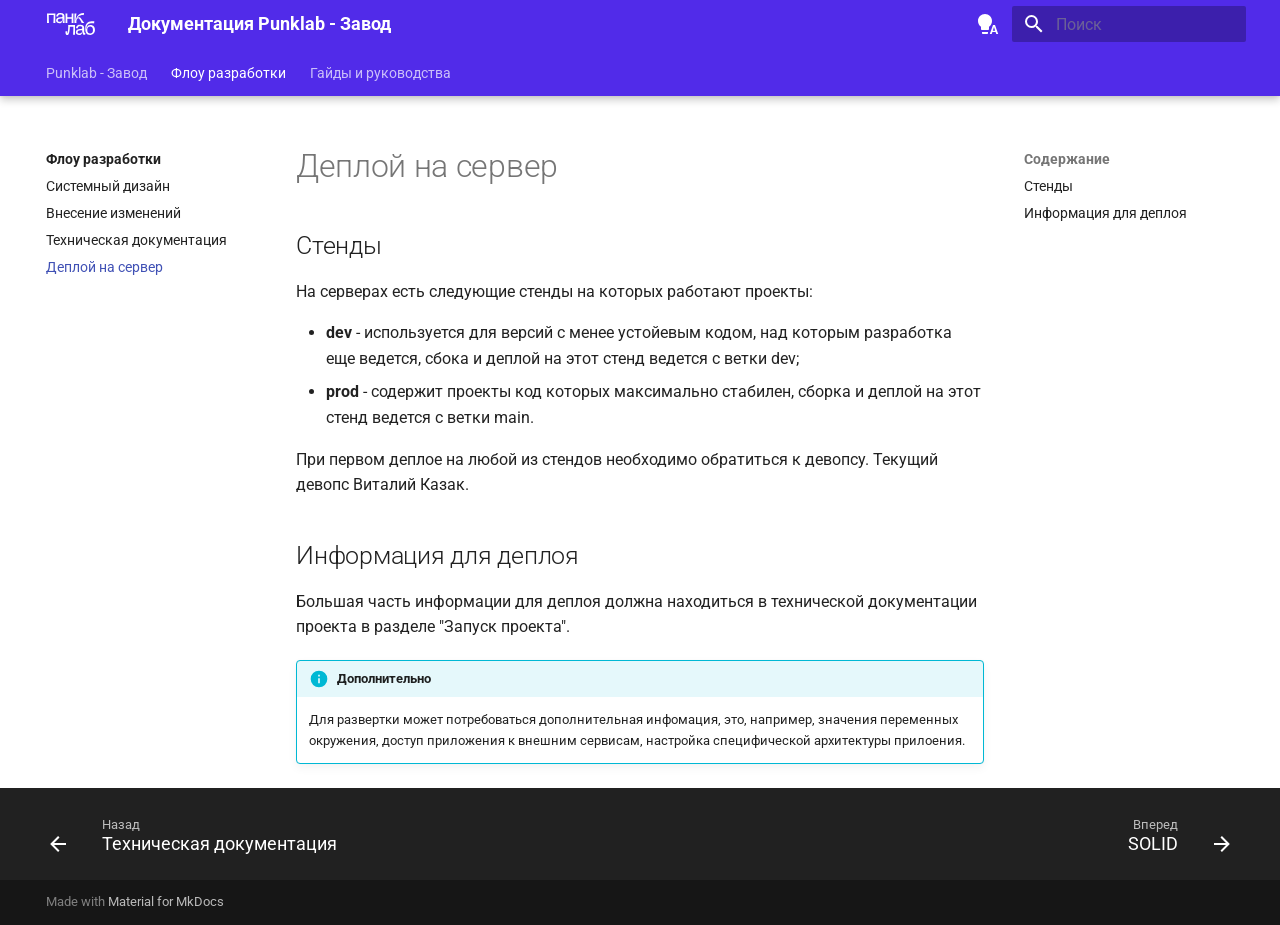
<file: development_flow/deploy/index.html>
<!doctype html>
<html lang="ru" class="no-js">
  <head>
    
      <meta charset="utf-8">
      <meta name="viewport" content="width=device-width,initial-scale=1">
      
      
      
        <link rel="canonical" href="https://mydomain.org/development_flow/deploy/">
      
      
        <link rel="prev" href="../technical_documentation/">
      
      
        <link rel="next" href="../../guides/fundamental/solid/">
      
      
      <link rel="icon" href="../../static/img/favicon.jpeg">
      <meta name="generator" content="mkdocs-1.6.1, mkdocs-material-9.5.44">
    
    
      
        <title>Деплой на сервер - Документация Punklab - Завод</title>
      
    
    
      <link rel="stylesheet" href="../../assets/stylesheets/main.0253249f.min.css">
      
        
        <link rel="stylesheet" href="../../assets/stylesheets/palette.06af60db.min.css">
      
      


    
    
      
    
    
      
        
        
        <link rel="preconnect" href="https://fonts.gstatic.com" crossorigin>
        <link rel="stylesheet" href="https://fonts.googleapis.com/css?family=Roboto:300,300i,400,400i,700,700i%7CRoboto+Mono:400,400i,700,700i&display=fallback">
        <style>:root{--md-text-font:"Roboto";--md-code-font:"Roboto Mono"}</style>
      
    
    
      <link rel="stylesheet" href="../../static/css/extra.css">
    
    <script>__md_scope=new URL("../..",location),__md_hash=e=>[...e].reduce(((e,_)=>(e<<5)-e+_.charCodeAt(0)),0),__md_get=(e,_=localStorage,t=__md_scope)=>JSON.parse(_.getItem(t.pathname+"."+e)),__md_set=(e,_,t=localStorage,a=__md_scope)=>{try{t.setItem(a.pathname+"."+e,JSON.stringify(_))}catch(e){}}</script>
    
      

    
    
    
  </head>
  
  
    
    
      
    
    
    
    
    <body dir="ltr" data-md-color-scheme="default" data-md-color-primary="indigo" data-md-color-accent="indigo">
  
    
    <input class="md-toggle" data-md-toggle="drawer" type="checkbox" id="__drawer" autocomplete="off">
    <input class="md-toggle" data-md-toggle="search" type="checkbox" id="__search" autocomplete="off">
    <label class="md-overlay" for="__drawer"></label>
    <div data-md-component="skip">
      
        
        <a href="#_1" class="md-skip">
          Перейти к содержанию
        </a>
      
    </div>
    <div data-md-component="announce">
      
    </div>
    
    
      

  

<header class="md-header md-header--shadow md-header--lifted" data-md-component="header">
  <nav class="md-header__inner md-grid" aria-label="Верхний колонтитул">
    <a href="../.." title="Документация Punklab - Завод" class="md-header__button md-logo" aria-label="Документация Punklab - Завод" data-md-component="logo">
      
  <img src="../../static/img/logo-panklab.svg" alt="logo">

    </a>
    <label class="md-header__button md-icon" for="__drawer">
      
      <svg xmlns="http://www.w3.org/2000/svg" viewBox="0 0 24 24"><path d="M3 6h18v2H3zm0 5h18v2H3zm0 5h18v2H3z"/></svg>
    </label>
    <div class="md-header__title" data-md-component="header-title">
      <div class="md-header__ellipsis">
        <div class="md-header__topic">
          <span class="md-ellipsis">
            Документация Punklab - Завод
          </span>
        </div>
        <div class="md-header__topic" data-md-component="header-topic">
          <span class="md-ellipsis">
            
              Деплой на сервер
            
          </span>
        </div>
      </div>
    </div>
    
      
        <form class="md-header__option" data-md-component="palette">
  
    
    
    
    <input class="md-option" data-md-color-media="(prefers-color-scheme)" data-md-color-scheme="default" data-md-color-primary="indigo" data-md-color-accent="indigo"  aria-label="Переключиться на светлую тему"  type="radio" name="__palette" id="__palette_0">
    
      <label class="md-header__button md-icon" title="Переключиться на светлую тему" for="__palette_1" hidden>
        <svg xmlns="http://www.w3.org/2000/svg" viewBox="0 0 24 24"><path d="M9 2C5.13 2 2 5.13 2 9c0 2.38 1.19 4.47 3 5.74V17c0 .55.45 1 1 1h6c.55 0 1-.45 1-1v-2.26c1.81-1.27 3-3.36 3-5.74 0-3.87-3.13-7-7-7M6 21c0 .55.45 1 1 1h4c.55 0 1-.45 1-1v-1H6zm13-8h-2l-3.2 9h1.9l.7-2h3.2l.7 2h1.9zm-2.15 5.65L18 15l1.15 3.65z"/></svg>
      </label>
    
  
    
    
    
    <input class="md-option" data-md-color-media="(prefers-color-scheme: light)" data-md-color-scheme="punklab" data-md-color-primary="indigo" data-md-color-accent="indigo"  aria-label="Переключиться на темную тему"  type="radio" name="__palette" id="__palette_1">
    
      <label class="md-header__button md-icon" title="Переключиться на темную тему" for="__palette_2" hidden>
        <svg xmlns="http://www.w3.org/2000/svg" viewBox="0 0 24 24"><path d="M12 2a7 7 0 0 0-7 7c0 2.38 1.19 4.47 3 5.74V17a1 1 0 0 0 1 1h6a1 1 0 0 0 1-1v-2.26c1.81-1.27 3-3.36 3-5.74a7 7 0 0 0-7-7M9 21a1 1 0 0 0 1 1h4a1 1 0 0 0 1-1v-1H9z"/></svg>
      </label>
    
  
    
    
    
    <input class="md-option" data-md-color-media="(prefers-color-scheme: dark)" data-md-color-scheme="slate" data-md-color-primary="indigo" data-md-color-accent="indigo"  aria-label="Переключиться на тему системы"  type="radio" name="__palette" id="__palette_2">
    
      <label class="md-header__button md-icon" title="Переключиться на тему системы" for="__palette_0" hidden>
        <svg xmlns="http://www.w3.org/2000/svg" viewBox="0 0 24 24"><path d="M12 2a7 7 0 0 1 7 7c0 2.38-1.19 4.47-3 5.74V17a1 1 0 0 1-1 1H9a1 1 0 0 1-1-1v-2.26C6.19 13.47 5 11.38 5 9a7 7 0 0 1 7-7M9 21v-1h6v1a1 1 0 0 1-1 1h-4a1 1 0 0 1-1-1m3-17a5 5 0 0 0-5 5c0 2.05 1.23 3.81 3 4.58V16h4v-2.42c1.77-.77 3-2.53 3-4.58a5 5 0 0 0-5-5"/></svg>
      </label>
    
  
</form>
      
    
    
      <script>var palette=__md_get("__palette");if(palette&&palette.color){if("(prefers-color-scheme)"===palette.color.media){var media=matchMedia("(prefers-color-scheme: light)"),input=document.querySelector(media.matches?"[data-md-color-media='(prefers-color-scheme: light)']":"[data-md-color-media='(prefers-color-scheme: dark)']");palette.color.media=input.getAttribute("data-md-color-media"),palette.color.scheme=input.getAttribute("data-md-color-scheme"),palette.color.primary=input.getAttribute("data-md-color-primary"),palette.color.accent=input.getAttribute("data-md-color-accent")}for(var[key,value]of Object.entries(palette.color))document.body.setAttribute("data-md-color-"+key,value)}</script>
    
    
    
      <label class="md-header__button md-icon" for="__search">
        
        <svg xmlns="http://www.w3.org/2000/svg" viewBox="0 0 24 24"><path d="M9.5 3A6.5 6.5 0 0 1 16 9.5c0 1.61-.59 3.09-1.56 4.23l.27.27h.79l5 5-1.5 1.5-5-5v-.79l-.27-.27A6.52 6.52 0 0 1 9.5 16 6.5 6.5 0 0 1 3 9.5 6.5 6.5 0 0 1 9.5 3m0 2C7 5 5 7 5 9.5S7 14 9.5 14 14 12 14 9.5 12 5 9.5 5"/></svg>
      </label>
      <div class="md-search" data-md-component="search" role="dialog">
  <label class="md-search__overlay" for="__search"></label>
  <div class="md-search__inner" role="search">
    <form class="md-search__form" name="search">
      <input type="text" class="md-search__input" name="query" aria-label="Поиск" placeholder="Поиск" autocapitalize="off" autocorrect="off" autocomplete="off" spellcheck="false" data-md-component="search-query" required>
      <label class="md-search__icon md-icon" for="__search">
        
        <svg xmlns="http://www.w3.org/2000/svg" viewBox="0 0 24 24"><path d="M9.5 3A6.5 6.5 0 0 1 16 9.5c0 1.61-.59 3.09-1.56 4.23l.27.27h.79l5 5-1.5 1.5-5-5v-.79l-.27-.27A6.52 6.52 0 0 1 9.5 16 6.5 6.5 0 0 1 3 9.5 6.5 6.5 0 0 1 9.5 3m0 2C7 5 5 7 5 9.5S7 14 9.5 14 14 12 14 9.5 12 5 9.5 5"/></svg>
        
        <svg xmlns="http://www.w3.org/2000/svg" viewBox="0 0 24 24"><path d="M20 11v2H8l5.5 5.5-1.42 1.42L4.16 12l7.92-7.92L13.5 5.5 8 11z"/></svg>
      </label>
      <nav class="md-search__options" aria-label="Поиск">
        
          <a href="javascript:void(0)" class="md-search__icon md-icon" title="Поделиться" aria-label="Поделиться" data-clipboard data-clipboard-text="" data-md-component="search-share" tabindex="-1">
            
            <svg xmlns="http://www.w3.org/2000/svg" viewBox="0 0 24 24"><path d="M18 16.08c-.76 0-1.44.3-1.96.77L8.91 12.7c.05-.23.09-.46.09-.7s-.04-.47-.09-.7l7.05-4.11c.54.5 1.25.81 2.04.81a3 3 0 0 0 3-3 3 3 0 0 0-3-3 3 3 0 0 0-3 3c0 .24.04.47.09.7L8.04 9.81C7.5 9.31 6.79 9 6 9a3 3 0 0 0-3 3 3 3 0 0 0 3 3c.79 0 1.5-.31 2.04-.81l7.12 4.15c-.05.21-.08.43-.08.66 0 1.61 1.31 2.91 2.92 2.91s2.92-1.3 2.92-2.91A2.92 2.92 0 0 0 18 16.08"/></svg>
          </a>
        
        <button type="reset" class="md-search__icon md-icon" title="Очистить" aria-label="Очистить" tabindex="-1">
          
          <svg xmlns="http://www.w3.org/2000/svg" viewBox="0 0 24 24"><path d="M19 6.41 17.59 5 12 10.59 6.41 5 5 6.41 10.59 12 5 17.59 6.41 19 12 13.41 17.59 19 19 17.59 13.41 12z"/></svg>
        </button>
      </nav>
      
        <div class="md-search__suggest" data-md-component="search-suggest"></div>
      
    </form>
    <div class="md-search__output">
      <div class="md-search__scrollwrap" tabindex="0" data-md-scrollfix>
        <div class="md-search-result" data-md-component="search-result">
          <div class="md-search-result__meta">
            Инициализация поиска
          </div>
          <ol class="md-search-result__list" role="presentation"></ol>
        </div>
      </div>
    </div>
  </div>
</div>
    
    
  </nav>
  
    
      
<nav class="md-tabs" aria-label="Вкладки" data-md-component="tabs">
  <div class="md-grid">
    <ul class="md-tabs__list">
      
        
  
  
  
    <li class="md-tabs__item">
      <a href="../.." class="md-tabs__link">
        
  
    
  
  Punklab - Завод

      </a>
    </li>
  

      
        
  
  
    
  
  
    
    
      <li class="md-tabs__item md-tabs__item--active">
        <a href="../" class="md-tabs__link">
          
  
    
  
  Флоу разработки

        </a>
      </li>
    
  

      
        
  
  
  
    
    
      
  
  
  
    
    
      <li class="md-tabs__item">
        <a href="../../guides/fundamental/solid/" class="md-tabs__link">
          
  
    
  
  Гайды и руководства

        </a>
      </li>
    
  

    
  

      
    </ul>
  </div>
</nav>
    
  
</header>
    
    <div class="md-container" data-md-component="container">
      
      
        
      
      <main class="md-main" data-md-component="main">
        <div class="md-main__inner md-grid">
          
            
              
              <div class="md-sidebar md-sidebar--primary" data-md-component="sidebar" data-md-type="navigation" >
                <div class="md-sidebar__scrollwrap">
                  <div class="md-sidebar__inner">
                    


  


<nav class="md-nav md-nav--primary md-nav--lifted" aria-label="Навигация" data-md-level="0">
  <label class="md-nav__title" for="__drawer">
    <a href="../.." title="Документация Punklab - Завод" class="md-nav__button md-logo" aria-label="Документация Punklab - Завод" data-md-component="logo">
      
  <img src="../../static/img/logo-panklab.svg" alt="logo">

    </a>
    Документация Punklab - Завод
  </label>
  
  <ul class="md-nav__list" data-md-scrollfix>
    
      
      
  
  
  
  
    <li class="md-nav__item">
      <a href="../.." class="md-nav__link">
        
  
  <span class="md-ellipsis">
    Punklab - Завод
  </span>
  

      </a>
    </li>
  

    
      
      
  
  
    
  
  
  
    
    
      
        
          
        
      
        
      
        
      
        
      
        
      
    
    
      
        
        
      
      
    
    
    <li class="md-nav__item md-nav__item--active md-nav__item--section md-nav__item--nested">
      
        
        
        <input class="md-nav__toggle md-toggle " type="checkbox" id="__nav_2" checked>
        
          
          
          <div class="md-nav__link md-nav__container">
            <a href="../" class="md-nav__link ">
              
  
  <span class="md-ellipsis">
    Флоу разработки
  </span>
  

            </a>
            
              
              <label class="md-nav__link " for="__nav_2" id="__nav_2_label" tabindex="">
                <span class="md-nav__icon md-icon"></span>
              </label>
            
          </div>
        
        <nav class="md-nav" data-md-level="1" aria-labelledby="__nav_2_label" aria-expanded="true">
          <label class="md-nav__title" for="__nav_2">
            <span class="md-nav__icon md-icon"></span>
            Флоу разработки
          </label>
          <ul class="md-nav__list" data-md-scrollfix>
            
              
            
              
                
  
  
  
  
    <li class="md-nav__item">
      <a href="../system_design/" class="md-nav__link">
        
  
  <span class="md-ellipsis">
    Системный дизайн
  </span>
  

      </a>
    </li>
  

              
            
              
                
  
  
  
  
    <li class="md-nav__item">
      <a href="../development/" class="md-nav__link">
        
  
  <span class="md-ellipsis">
    Внесение изменений
  </span>
  

      </a>
    </li>
  

              
            
              
                
  
  
  
  
    <li class="md-nav__item">
      <a href="../technical_documentation/" class="md-nav__link">
        
  
  <span class="md-ellipsis">
    Техническая документация
  </span>
  

      </a>
    </li>
  

              
            
              
                
  
  
    
  
  
  
    <li class="md-nav__item md-nav__item--active">
      
      <input class="md-nav__toggle md-toggle" type="checkbox" id="__toc">
      
      
        
      
      
        <label class="md-nav__link md-nav__link--active" for="__toc">
          
  
  <span class="md-ellipsis">
    Деплой на сервер
  </span>
  

          <span class="md-nav__icon md-icon"></span>
        </label>
      
      <a href="./" class="md-nav__link md-nav__link--active">
        
  
  <span class="md-ellipsis">
    Деплой на сервер
  </span>
  

      </a>
      
        

<nav class="md-nav md-nav--secondary" aria-label="Содержание">
  
  
  
    
  
  
    <label class="md-nav__title" for="__toc">
      <span class="md-nav__icon md-icon"></span>
      Содержание
    </label>
    <ul class="md-nav__list" data-md-component="toc" data-md-scrollfix>
      
        <li class="md-nav__item">
  <a href="#_2" class="md-nav__link">
    <span class="md-ellipsis">
      Стенды
    </span>
  </a>
  
</li>
      
        <li class="md-nav__item">
  <a href="#_3" class="md-nav__link">
    <span class="md-ellipsis">
      Информация для деплоя
    </span>
  </a>
  
</li>
      
    </ul>
  
</nav>
      
    </li>
  

              
            
          </ul>
        </nav>
      
    </li>
  

    
      
      
  
  
  
  
    
    
      
        
      
        
      
    
    
      
      
    
    
    <li class="md-nav__item md-nav__item--nested">
      
        
        
        <input class="md-nav__toggle md-toggle " type="checkbox" id="__nav_3" >
        
          
          <label class="md-nav__link" for="__nav_3" id="__nav_3_label" tabindex="0">
            
  
  <span class="md-ellipsis">
    Гайды и руководства
  </span>
  

            <span class="md-nav__icon md-icon"></span>
          </label>
        
        <nav class="md-nav" data-md-level="1" aria-labelledby="__nav_3_label" aria-expanded="false">
          <label class="md-nav__title" for="__nav_3">
            <span class="md-nav__icon md-icon"></span>
            Гайды и руководства
          </label>
          <ul class="md-nav__list" data-md-scrollfix>
            
              
                
  
  
  
  
    
    
      
        
      
    
    
      
      
    
    
    <li class="md-nav__item md-nav__item--nested">
      
        
        
        <input class="md-nav__toggle md-toggle " type="checkbox" id="__nav_3_1" >
        
          
          <label class="md-nav__link" for="__nav_3_1" id="__nav_3_1_label" tabindex="0">
            
  
  <span class="md-ellipsis">
    Фундаментальные знания
  </span>
  

            <span class="md-nav__icon md-icon"></span>
          </label>
        
        <nav class="md-nav" data-md-level="2" aria-labelledby="__nav_3_1_label" aria-expanded="false">
          <label class="md-nav__title" for="__nav_3_1">
            <span class="md-nav__icon md-icon"></span>
            Фундаментальные знания
          </label>
          <ul class="md-nav__list" data-md-scrollfix>
            
              
                
  
  
  
  
    <li class="md-nav__item">
      <a href="../../guides/fundamental/solid/" class="md-nav__link">
        
  
  <span class="md-ellipsis">
    SOLID
  </span>
  

      </a>
    </li>
  

              
            
          </ul>
        </nav>
      
    </li>
  

              
            
              
                
  
  
  
  
    
    
      
        
      
    
    
      
      
    
    
    <li class="md-nav__item md-nav__item--nested">
      
        
        
        <input class="md-nav__toggle md-toggle " type="checkbox" id="__nav_3_2" >
        
          
          <label class="md-nav__link" for="__nav_3_2" id="__nav_3_2_label" tabindex="0">
            
  
  <span class="md-ellipsis">
    Технологии
  </span>
  

            <span class="md-nav__icon md-icon"></span>
          </label>
        
        <nav class="md-nav" data-md-level="2" aria-labelledby="__nav_3_2_label" aria-expanded="false">
          <label class="md-nav__title" for="__nav_3_2">
            <span class="md-nav__icon md-icon"></span>
            Технологии
          </label>
          <ul class="md-nav__list" data-md-scrollfix>
            
              
                
  
  
  
  
    <li class="md-nav__item">
      <a href="../../guides/technologies/makefile/" class="md-nav__link">
        
  
  <span class="md-ellipsis">
    Makefile
  </span>
  

      </a>
    </li>
  

              
            
          </ul>
        </nav>
      
    </li>
  

              
            
          </ul>
        </nav>
      
    </li>
  

    
  </ul>
</nav>
                  </div>
                </div>
              </div>
            
            
              
              <div class="md-sidebar md-sidebar--secondary" data-md-component="sidebar" data-md-type="toc" >
                <div class="md-sidebar__scrollwrap">
                  <div class="md-sidebar__inner">
                    

<nav class="md-nav md-nav--secondary" aria-label="Содержание">
  
  
  
    
  
  
    <label class="md-nav__title" for="__toc">
      <span class="md-nav__icon md-icon"></span>
      Содержание
    </label>
    <ul class="md-nav__list" data-md-component="toc" data-md-scrollfix>
      
        <li class="md-nav__item">
  <a href="#_2" class="md-nav__link">
    <span class="md-ellipsis">
      Стенды
    </span>
  </a>
  
</li>
      
        <li class="md-nav__item">
  <a href="#_3" class="md-nav__link">
    <span class="md-ellipsis">
      Информация для деплоя
    </span>
  </a>
  
</li>
      
    </ul>
  
</nav>
                  </div>
                </div>
              </div>
            
          
          
            <div class="md-content" data-md-component="content">
              <article class="md-content__inner md-typeset">
                
                  


<h1 id="_1">Деплой на сервер<a class="headerlink" href="#_1" title="Permanent link">&para;</a></h1>
<h2 id="_2">Стенды<a class="headerlink" href="#_2" title="Permanent link">&para;</a></h2>
<p>На серверах есть следующие стенды на которых работают проекты:</p>
<ul>
<li><strong>dev</strong> - используется для версий с менее устойевым кодом, над которым разработка еще ведется, сбока и деплой на этот стенд ведется с ветки dev;</li>
<li><strong>prod</strong> - содержит проекты код которых максимально стабилен, сборка и деплой на этот стенд ведется с ветки main.</li>
</ul>
<p>При первом деплое на любой из стендов необходимо обратиться к девопсу. Текущий девопс Виталий Казак.</p>
<h2 id="_3">Информация для деплоя<a class="headerlink" href="#_3" title="Permanent link">&para;</a></h2>
<p>Большая часть информации для деплоя должна находиться в технической документации проекта в разделе "Запуск проекта".</p>
<div class="admonition info">
<p class="admonition-title">Дополнительно</p>
<p>Для развертки может потребоваться дополнительная инфомация, это, например, значения переменных окружения, доступ приложения к внешним сервисам, настройка специфической архитектуры прилоения.</p>
</div>












                
              </article>
            </div>
          
          
  <script>var tabs=__md_get("__tabs");if(Array.isArray(tabs))e:for(var set of document.querySelectorAll(".tabbed-set")){var labels=set.querySelector(".tabbed-labels");for(var tab of tabs)for(var label of labels.getElementsByTagName("label"))if(label.innerText.trim()===tab){var input=document.getElementById(label.htmlFor);input.checked=!0;continue e}}</script>

<script>var target=document.getElementById(location.hash.slice(1));target&&target.name&&(target.checked=target.name.startsWith("__tabbed_"))</script>
        </div>
        
          <button type="button" class="md-top md-icon" data-md-component="top" hidden>
  
  <svg xmlns="http://www.w3.org/2000/svg" viewBox="0 0 24 24"><path d="M13 20h-2V8l-5.5 5.5-1.42-1.42L12 4.16l7.92 7.92-1.42 1.42L13 8z"/></svg>
  К началу
</button>
        
      </main>
      
        <footer class="md-footer">
  
    
      
      <nav class="md-footer__inner md-grid" aria-label="Нижний колонтитул" >
        
          
          <a href="../technical_documentation/" class="md-footer__link md-footer__link--prev" aria-label="Назад: Техническая документация">
            <div class="md-footer__button md-icon">
              
              <svg xmlns="http://www.w3.org/2000/svg" viewBox="0 0 24 24"><path d="M20 11v2H8l5.5 5.5-1.42 1.42L4.16 12l7.92-7.92L13.5 5.5 8 11z"/></svg>
            </div>
            <div class="md-footer__title">
              <span class="md-footer__direction">
                Назад
              </span>
              <div class="md-ellipsis">
                Техническая документация
              </div>
            </div>
          </a>
        
        
          
          <a href="../../guides/fundamental/solid/" class="md-footer__link md-footer__link--next" aria-label="Вперед: SOLID">
            <div class="md-footer__title">
              <span class="md-footer__direction">
                Вперед
              </span>
              <div class="md-ellipsis">
                SOLID
              </div>
            </div>
            <div class="md-footer__button md-icon">
              
              <svg xmlns="http://www.w3.org/2000/svg" viewBox="0 0 24 24"><path d="M4 11v2h12l-5.5 5.5 1.42 1.42L19.84 12l-7.92-7.92L10.5 5.5 16 11z"/></svg>
            </div>
          </a>
        
      </nav>
    
  
  <div class="md-footer-meta md-typeset">
    <div class="md-footer-meta__inner md-grid">
      <div class="md-copyright">
  
  
    Made with
    <a href="https://squidfunk.github.io/mkdocs-material/" target="_blank" rel="noopener">
      Material for MkDocs
    </a>
  
</div>
      
    </div>
  </div>
</footer>
      
    </div>
    <div class="md-dialog" data-md-component="dialog">
      <div class="md-dialog__inner md-typeset"></div>
    </div>
    
      <div class="md-progress" data-md-component="progress" role="progressbar"></div>
    
    
    <script id="__config" type="application/json">{"base": "../..", "features": ["content.code.annotate", "content.code.copy", "content.footnote.tooltips", "content.tabs.link", "content.tooltips", "navigation.footer", "navigation.indexes", "navigation.instant", "navigation.instant.prefetch", "navigation.instant.progress", "navigation.tabs", "navigation.tabs.sticky", "navigation.top", "navigation.tracking", "search.highlight", "search.share", "search.suggest", "toc.follow"], "search": "../../assets/javascripts/workers/search.6ce7567c.min.js", "translations": {"clipboard.copied": "\u0421\u043a\u043e\u043f\u0438\u0440\u043e\u0432\u0430\u043d\u043e \u0432 \u0431\u0443\u0444\u0435\u0440", "clipboard.copy": "\u041a\u043e\u043f\u0438\u0440\u043e\u0432\u0430\u0442\u044c \u0432 \u0431\u0443\u0444\u0435\u0440", "search.result.more.one": "\u0415\u0449\u0451 1 \u043d\u0430 \u044d\u0442\u043e\u0439 \u0441\u0442\u0440\u0430\u043d\u0438\u0446\u0435", "search.result.more.other": "\u0415\u0449\u0451 # \u043d\u0430 \u044d\u0442\u043e\u0439 \u0441\u0442\u0440\u0430\u043d\u0438\u0446\u0435", "search.result.none": "\u0421\u043e\u0432\u043f\u0430\u0434\u0435\u043d\u0438\u0439 \u043d\u0435 \u043d\u0430\u0439\u0434\u0435\u043d\u043e", "search.result.one": "\u041d\u0430\u0439\u0434\u0435\u043d\u043e 1 \u0441\u043e\u0432\u043f\u0430\u0434\u0435\u043d\u0438\u0435", "search.result.other": "\u041d\u0430\u0439\u0434\u0435\u043d\u043e \u0441\u043e\u0432\u043f\u0430\u0434\u0435\u043d\u0438\u0439: #", "search.result.placeholder": "\u041d\u0430\u0447\u043d\u0438\u0442\u0435 \u043f\u0435\u0447\u0430\u0442\u0430\u0442\u044c \u0434\u043b\u044f \u043f\u043e\u0438\u0441\u043a\u0430", "search.result.term.missing": "\u041e\u0442\u0441\u0443\u0442\u0441\u0442\u0432\u0443\u0435\u0442", "select.version": "\u0412\u044b\u0431\u0435\u0440\u0438\u0442\u0435 \u0432\u0435\u0440\u0441\u0438\u044e"}}</script>
    
    
      <script src="../../assets/javascripts/bundle.83f73b43.min.js"></script>
      
    
  </body>
</html>
</file>
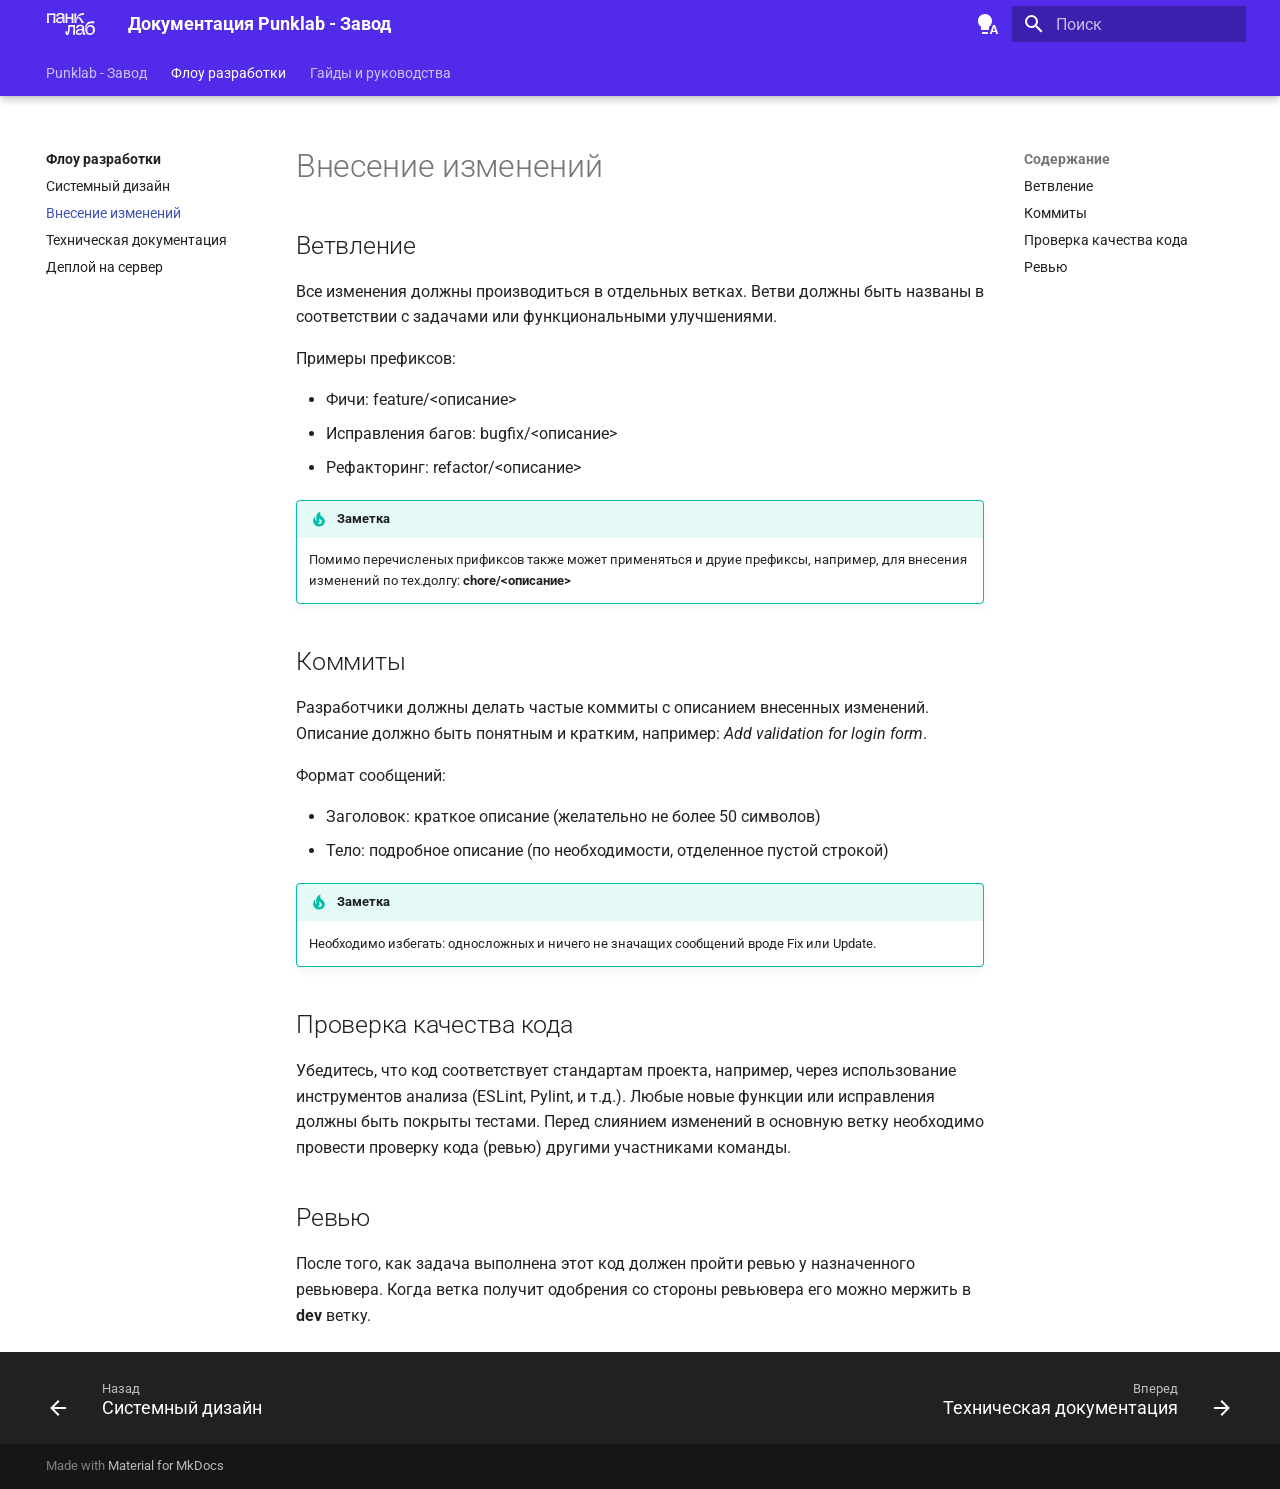
<file: development_flow/development/index.html>
<!doctype html>
<html lang="ru" class="no-js">
  <head>
    
      <meta charset="utf-8">
      <meta name="viewport" content="width=device-width,initial-scale=1">
      
      
      
        <link rel="canonical" href="https://mydomain.org/development_flow/development/">
      
      
        <link rel="prev" href="../system_design/">
      
      
        <link rel="next" href="../technical_documentation/">
      
      
      <link rel="icon" href="../../static/img/favicon.jpeg">
      <meta name="generator" content="mkdocs-1.6.1, mkdocs-material-9.5.44">
    
    
      
        <title>Внесение изменений - Документация Punklab - Завод</title>
      
    
    
      <link rel="stylesheet" href="../../assets/stylesheets/main.0253249f.min.css">
      
        
        <link rel="stylesheet" href="../../assets/stylesheets/palette.06af60db.min.css">
      
      


    
    
      
    
    
      
        
        
        <link rel="preconnect" href="https://fonts.gstatic.com" crossorigin>
        <link rel="stylesheet" href="https://fonts.googleapis.com/css?family=Roboto:300,300i,400,400i,700,700i%7CRoboto+Mono:400,400i,700,700i&display=fallback">
        <style>:root{--md-text-font:"Roboto";--md-code-font:"Roboto Mono"}</style>
      
    
    
      <link rel="stylesheet" href="../../static/css/extra.css">
    
    <script>__md_scope=new URL("../..",location),__md_hash=e=>[...e].reduce(((e,_)=>(e<<5)-e+_.charCodeAt(0)),0),__md_get=(e,_=localStorage,t=__md_scope)=>JSON.parse(_.getItem(t.pathname+"."+e)),__md_set=(e,_,t=localStorage,a=__md_scope)=>{try{t.setItem(a.pathname+"."+e,JSON.stringify(_))}catch(e){}}</script>
    
      

    
    
    
  </head>
  
  
    
    
      
    
    
    
    
    <body dir="ltr" data-md-color-scheme="default" data-md-color-primary="indigo" data-md-color-accent="indigo">
  
    
    <input class="md-toggle" data-md-toggle="drawer" type="checkbox" id="__drawer" autocomplete="off">
    <input class="md-toggle" data-md-toggle="search" type="checkbox" id="__search" autocomplete="off">
    <label class="md-overlay" for="__drawer"></label>
    <div data-md-component="skip">
      
        
        <a href="#_1" class="md-skip">
          Перейти к содержанию
        </a>
      
    </div>
    <div data-md-component="announce">
      
    </div>
    
    
      

  

<header class="md-header md-header--shadow md-header--lifted" data-md-component="header">
  <nav class="md-header__inner md-grid" aria-label="Верхний колонтитул">
    <a href="../.." title="Документация Punklab - Завод" class="md-header__button md-logo" aria-label="Документация Punklab - Завод" data-md-component="logo">
      
  <img src="../../static/img/logo-panklab.svg" alt="logo">

    </a>
    <label class="md-header__button md-icon" for="__drawer">
      
      <svg xmlns="http://www.w3.org/2000/svg" viewBox="0 0 24 24"><path d="M3 6h18v2H3zm0 5h18v2H3zm0 5h18v2H3z"/></svg>
    </label>
    <div class="md-header__title" data-md-component="header-title">
      <div class="md-header__ellipsis">
        <div class="md-header__topic">
          <span class="md-ellipsis">
            Документация Punklab - Завод
          </span>
        </div>
        <div class="md-header__topic" data-md-component="header-topic">
          <span class="md-ellipsis">
            
              Внесение изменений
            
          </span>
        </div>
      </div>
    </div>
    
      
        <form class="md-header__option" data-md-component="palette">
  
    
    
    
    <input class="md-option" data-md-color-media="(prefers-color-scheme)" data-md-color-scheme="default" data-md-color-primary="indigo" data-md-color-accent="indigo"  aria-label="Переключиться на светлую тему"  type="radio" name="__palette" id="__palette_0">
    
      <label class="md-header__button md-icon" title="Переключиться на светлую тему" for="__palette_1" hidden>
        <svg xmlns="http://www.w3.org/2000/svg" viewBox="0 0 24 24"><path d="M9 2C5.13 2 2 5.13 2 9c0 2.38 1.19 4.47 3 5.74V17c0 .55.45 1 1 1h6c.55 0 1-.45 1-1v-2.26c1.81-1.27 3-3.36 3-5.74 0-3.87-3.13-7-7-7M6 21c0 .55.45 1 1 1h4c.55 0 1-.45 1-1v-1H6zm13-8h-2l-3.2 9h1.9l.7-2h3.2l.7 2h1.9zm-2.15 5.65L18 15l1.15 3.65z"/></svg>
      </label>
    
  
    
    
    
    <input class="md-option" data-md-color-media="(prefers-color-scheme: light)" data-md-color-scheme="punklab" data-md-color-primary="indigo" data-md-color-accent="indigo"  aria-label="Переключиться на темную тему"  type="radio" name="__palette" id="__palette_1">
    
      <label class="md-header__button md-icon" title="Переключиться на темную тему" for="__palette_2" hidden>
        <svg xmlns="http://www.w3.org/2000/svg" viewBox="0 0 24 24"><path d="M12 2a7 7 0 0 0-7 7c0 2.38 1.19 4.47 3 5.74V17a1 1 0 0 0 1 1h6a1 1 0 0 0 1-1v-2.26c1.81-1.27 3-3.36 3-5.74a7 7 0 0 0-7-7M9 21a1 1 0 0 0 1 1h4a1 1 0 0 0 1-1v-1H9z"/></svg>
      </label>
    
  
    
    
    
    <input class="md-option" data-md-color-media="(prefers-color-scheme: dark)" data-md-color-scheme="slate" data-md-color-primary="indigo" data-md-color-accent="indigo"  aria-label="Переключиться на тему системы"  type="radio" name="__palette" id="__palette_2">
    
      <label class="md-header__button md-icon" title="Переключиться на тему системы" for="__palette_0" hidden>
        <svg xmlns="http://www.w3.org/2000/svg" viewBox="0 0 24 24"><path d="M12 2a7 7 0 0 1 7 7c0 2.38-1.19 4.47-3 5.74V17a1 1 0 0 1-1 1H9a1 1 0 0 1-1-1v-2.26C6.19 13.47 5 11.38 5 9a7 7 0 0 1 7-7M9 21v-1h6v1a1 1 0 0 1-1 1h-4a1 1 0 0 1-1-1m3-17a5 5 0 0 0-5 5c0 2.05 1.23 3.81 3 4.58V16h4v-2.42c1.77-.77 3-2.53 3-4.58a5 5 0 0 0-5-5"/></svg>
      </label>
    
  
</form>
      
    
    
      <script>var palette=__md_get("__palette");if(palette&&palette.color){if("(prefers-color-scheme)"===palette.color.media){var media=matchMedia("(prefers-color-scheme: light)"),input=document.querySelector(media.matches?"[data-md-color-media='(prefers-color-scheme: light)']":"[data-md-color-media='(prefers-color-scheme: dark)']");palette.color.media=input.getAttribute("data-md-color-media"),palette.color.scheme=input.getAttribute("data-md-color-scheme"),palette.color.primary=input.getAttribute("data-md-color-primary"),palette.color.accent=input.getAttribute("data-md-color-accent")}for(var[key,value]of Object.entries(palette.color))document.body.setAttribute("data-md-color-"+key,value)}</script>
    
    
    
      <label class="md-header__button md-icon" for="__search">
        
        <svg xmlns="http://www.w3.org/2000/svg" viewBox="0 0 24 24"><path d="M9.5 3A6.5 6.5 0 0 1 16 9.5c0 1.61-.59 3.09-1.56 4.23l.27.27h.79l5 5-1.5 1.5-5-5v-.79l-.27-.27A6.52 6.52 0 0 1 9.5 16 6.5 6.5 0 0 1 3 9.5 6.5 6.5 0 0 1 9.5 3m0 2C7 5 5 7 5 9.5S7 14 9.5 14 14 12 14 9.5 12 5 9.5 5"/></svg>
      </label>
      <div class="md-search" data-md-component="search" role="dialog">
  <label class="md-search__overlay" for="__search"></label>
  <div class="md-search__inner" role="search">
    <form class="md-search__form" name="search">
      <input type="text" class="md-search__input" name="query" aria-label="Поиск" placeholder="Поиск" autocapitalize="off" autocorrect="off" autocomplete="off" spellcheck="false" data-md-component="search-query" required>
      <label class="md-search__icon md-icon" for="__search">
        
        <svg xmlns="http://www.w3.org/2000/svg" viewBox="0 0 24 24"><path d="M9.5 3A6.5 6.5 0 0 1 16 9.5c0 1.61-.59 3.09-1.56 4.23l.27.27h.79l5 5-1.5 1.5-5-5v-.79l-.27-.27A6.52 6.52 0 0 1 9.5 16 6.5 6.5 0 0 1 3 9.5 6.5 6.5 0 0 1 9.5 3m0 2C7 5 5 7 5 9.5S7 14 9.5 14 14 12 14 9.5 12 5 9.5 5"/></svg>
        
        <svg xmlns="http://www.w3.org/2000/svg" viewBox="0 0 24 24"><path d="M20 11v2H8l5.5 5.5-1.42 1.42L4.16 12l7.92-7.92L13.5 5.5 8 11z"/></svg>
      </label>
      <nav class="md-search__options" aria-label="Поиск">
        
          <a href="javascript:void(0)" class="md-search__icon md-icon" title="Поделиться" aria-label="Поделиться" data-clipboard data-clipboard-text="" data-md-component="search-share" tabindex="-1">
            
            <svg xmlns="http://www.w3.org/2000/svg" viewBox="0 0 24 24"><path d="M18 16.08c-.76 0-1.44.3-1.96.77L8.91 12.7c.05-.23.09-.46.09-.7s-.04-.47-.09-.7l7.05-4.11c.54.5 1.25.81 2.04.81a3 3 0 0 0 3-3 3 3 0 0 0-3-3 3 3 0 0 0-3 3c0 .24.04.47.09.7L8.04 9.81C7.5 9.31 6.79 9 6 9a3 3 0 0 0-3 3 3 3 0 0 0 3 3c.79 0 1.5-.31 2.04-.81l7.12 4.15c-.05.21-.08.43-.08.66 0 1.61 1.31 2.91 2.92 2.91s2.92-1.3 2.92-2.91A2.92 2.92 0 0 0 18 16.08"/></svg>
          </a>
        
        <button type="reset" class="md-search__icon md-icon" title="Очистить" aria-label="Очистить" tabindex="-1">
          
          <svg xmlns="http://www.w3.org/2000/svg" viewBox="0 0 24 24"><path d="M19 6.41 17.59 5 12 10.59 6.41 5 5 6.41 10.59 12 5 17.59 6.41 19 12 13.41 17.59 19 19 17.59 13.41 12z"/></svg>
        </button>
      </nav>
      
        <div class="md-search__suggest" data-md-component="search-suggest"></div>
      
    </form>
    <div class="md-search__output">
      <div class="md-search__scrollwrap" tabindex="0" data-md-scrollfix>
        <div class="md-search-result" data-md-component="search-result">
          <div class="md-search-result__meta">
            Инициализация поиска
          </div>
          <ol class="md-search-result__list" role="presentation"></ol>
        </div>
      </div>
    </div>
  </div>
</div>
    
    
  </nav>
  
    
      
<nav class="md-tabs" aria-label="Вкладки" data-md-component="tabs">
  <div class="md-grid">
    <ul class="md-tabs__list">
      
        
  
  
  
    <li class="md-tabs__item">
      <a href="../.." class="md-tabs__link">
        
  
    
  
  Punklab - Завод

      </a>
    </li>
  

      
        
  
  
    
  
  
    
    
      <li class="md-tabs__item md-tabs__item--active">
        <a href="../" class="md-tabs__link">
          
  
    
  
  Флоу разработки

        </a>
      </li>
    
  

      
        
  
  
  
    
    
      
  
  
  
    
    
      <li class="md-tabs__item">
        <a href="../../guides/fundamental/solid/" class="md-tabs__link">
          
  
    
  
  Гайды и руководства

        </a>
      </li>
    
  

    
  

      
    </ul>
  </div>
</nav>
    
  
</header>
    
    <div class="md-container" data-md-component="container">
      
      
        
      
      <main class="md-main" data-md-component="main">
        <div class="md-main__inner md-grid">
          
            
              
              <div class="md-sidebar md-sidebar--primary" data-md-component="sidebar" data-md-type="navigation" >
                <div class="md-sidebar__scrollwrap">
                  <div class="md-sidebar__inner">
                    


  


<nav class="md-nav md-nav--primary md-nav--lifted" aria-label="Навигация" data-md-level="0">
  <label class="md-nav__title" for="__drawer">
    <a href="../.." title="Документация Punklab - Завод" class="md-nav__button md-logo" aria-label="Документация Punklab - Завод" data-md-component="logo">
      
  <img src="../../static/img/logo-panklab.svg" alt="logo">

    </a>
    Документация Punklab - Завод
  </label>
  
  <ul class="md-nav__list" data-md-scrollfix>
    
      
      
  
  
  
  
    <li class="md-nav__item">
      <a href="../.." class="md-nav__link">
        
  
  <span class="md-ellipsis">
    Punklab - Завод
  </span>
  

      </a>
    </li>
  

    
      
      
  
  
    
  
  
  
    
    
      
        
          
        
      
        
      
        
      
        
      
        
      
    
    
      
        
        
      
      
    
    
    <li class="md-nav__item md-nav__item--active md-nav__item--section md-nav__item--nested">
      
        
        
        <input class="md-nav__toggle md-toggle " type="checkbox" id="__nav_2" checked>
        
          
          
          <div class="md-nav__link md-nav__container">
            <a href="../" class="md-nav__link ">
              
  
  <span class="md-ellipsis">
    Флоу разработки
  </span>
  

            </a>
            
              
              <label class="md-nav__link " for="__nav_2" id="__nav_2_label" tabindex="">
                <span class="md-nav__icon md-icon"></span>
              </label>
            
          </div>
        
        <nav class="md-nav" data-md-level="1" aria-labelledby="__nav_2_label" aria-expanded="true">
          <label class="md-nav__title" for="__nav_2">
            <span class="md-nav__icon md-icon"></span>
            Флоу разработки
          </label>
          <ul class="md-nav__list" data-md-scrollfix>
            
              
            
              
                
  
  
  
  
    <li class="md-nav__item">
      <a href="../system_design/" class="md-nav__link">
        
  
  <span class="md-ellipsis">
    Системный дизайн
  </span>
  

      </a>
    </li>
  

              
            
              
                
  
  
    
  
  
  
    <li class="md-nav__item md-nav__item--active">
      
      <input class="md-nav__toggle md-toggle" type="checkbox" id="__toc">
      
      
        
      
      
        <label class="md-nav__link md-nav__link--active" for="__toc">
          
  
  <span class="md-ellipsis">
    Внесение изменений
  </span>
  

          <span class="md-nav__icon md-icon"></span>
        </label>
      
      <a href="./" class="md-nav__link md-nav__link--active">
        
  
  <span class="md-ellipsis">
    Внесение изменений
  </span>
  

      </a>
      
        

<nav class="md-nav md-nav--secondary" aria-label="Содержание">
  
  
  
    
  
  
    <label class="md-nav__title" for="__toc">
      <span class="md-nav__icon md-icon"></span>
      Содержание
    </label>
    <ul class="md-nav__list" data-md-component="toc" data-md-scrollfix>
      
        <li class="md-nav__item">
  <a href="#_2" class="md-nav__link">
    <span class="md-ellipsis">
      Ветвление
    </span>
  </a>
  
</li>
      
        <li class="md-nav__item">
  <a href="#_3" class="md-nav__link">
    <span class="md-ellipsis">
      Коммиты
    </span>
  </a>
  
</li>
      
        <li class="md-nav__item">
  <a href="#_4" class="md-nav__link">
    <span class="md-ellipsis">
      Проверка качества кода
    </span>
  </a>
  
</li>
      
        <li class="md-nav__item">
  <a href="#_5" class="md-nav__link">
    <span class="md-ellipsis">
      Ревью
    </span>
  </a>
  
</li>
      
    </ul>
  
</nav>
      
    </li>
  

              
            
              
                
  
  
  
  
    <li class="md-nav__item">
      <a href="../technical_documentation/" class="md-nav__link">
        
  
  <span class="md-ellipsis">
    Техническая документация
  </span>
  

      </a>
    </li>
  

              
            
              
                
  
  
  
  
    <li class="md-nav__item">
      <a href="../deploy/" class="md-nav__link">
        
  
  <span class="md-ellipsis">
    Деплой на сервер
  </span>
  

      </a>
    </li>
  

              
            
          </ul>
        </nav>
      
    </li>
  

    
      
      
  
  
  
  
    
    
      
        
      
        
      
    
    
      
      
    
    
    <li class="md-nav__item md-nav__item--nested">
      
        
        
        <input class="md-nav__toggle md-toggle " type="checkbox" id="__nav_3" >
        
          
          <label class="md-nav__link" for="__nav_3" id="__nav_3_label" tabindex="0">
            
  
  <span class="md-ellipsis">
    Гайды и руководства
  </span>
  

            <span class="md-nav__icon md-icon"></span>
          </label>
        
        <nav class="md-nav" data-md-level="1" aria-labelledby="__nav_3_label" aria-expanded="false">
          <label class="md-nav__title" for="__nav_3">
            <span class="md-nav__icon md-icon"></span>
            Гайды и руководства
          </label>
          <ul class="md-nav__list" data-md-scrollfix>
            
              
                
  
  
  
  
    
    
      
        
      
    
    
      
      
    
    
    <li class="md-nav__item md-nav__item--nested">
      
        
        
        <input class="md-nav__toggle md-toggle " type="checkbox" id="__nav_3_1" >
        
          
          <label class="md-nav__link" for="__nav_3_1" id="__nav_3_1_label" tabindex="0">
            
  
  <span class="md-ellipsis">
    Фундаментальные знания
  </span>
  

            <span class="md-nav__icon md-icon"></span>
          </label>
        
        <nav class="md-nav" data-md-level="2" aria-labelledby="__nav_3_1_label" aria-expanded="false">
          <label class="md-nav__title" for="__nav_3_1">
            <span class="md-nav__icon md-icon"></span>
            Фундаментальные знания
          </label>
          <ul class="md-nav__list" data-md-scrollfix>
            
              
                
  
  
  
  
    <li class="md-nav__item">
      <a href="../../guides/fundamental/solid/" class="md-nav__link">
        
  
  <span class="md-ellipsis">
    SOLID
  </span>
  

      </a>
    </li>
  

              
            
          </ul>
        </nav>
      
    </li>
  

              
            
              
                
  
  
  
  
    
    
      
        
      
    
    
      
      
    
    
    <li class="md-nav__item md-nav__item--nested">
      
        
        
        <input class="md-nav__toggle md-toggle " type="checkbox" id="__nav_3_2" >
        
          
          <label class="md-nav__link" for="__nav_3_2" id="__nav_3_2_label" tabindex="0">
            
  
  <span class="md-ellipsis">
    Технологии
  </span>
  

            <span class="md-nav__icon md-icon"></span>
          </label>
        
        <nav class="md-nav" data-md-level="2" aria-labelledby="__nav_3_2_label" aria-expanded="false">
          <label class="md-nav__title" for="__nav_3_2">
            <span class="md-nav__icon md-icon"></span>
            Технологии
          </label>
          <ul class="md-nav__list" data-md-scrollfix>
            
              
                
  
  
  
  
    <li class="md-nav__item">
      <a href="../../guides/technologies/makefile/" class="md-nav__link">
        
  
  <span class="md-ellipsis">
    Makefile
  </span>
  

      </a>
    </li>
  

              
            
          </ul>
        </nav>
      
    </li>
  

              
            
          </ul>
        </nav>
      
    </li>
  

    
  </ul>
</nav>
                  </div>
                </div>
              </div>
            
            
              
              <div class="md-sidebar md-sidebar--secondary" data-md-component="sidebar" data-md-type="toc" >
                <div class="md-sidebar__scrollwrap">
                  <div class="md-sidebar__inner">
                    

<nav class="md-nav md-nav--secondary" aria-label="Содержание">
  
  
  
    
  
  
    <label class="md-nav__title" for="__toc">
      <span class="md-nav__icon md-icon"></span>
      Содержание
    </label>
    <ul class="md-nav__list" data-md-component="toc" data-md-scrollfix>
      
        <li class="md-nav__item">
  <a href="#_2" class="md-nav__link">
    <span class="md-ellipsis">
      Ветвление
    </span>
  </a>
  
</li>
      
        <li class="md-nav__item">
  <a href="#_3" class="md-nav__link">
    <span class="md-ellipsis">
      Коммиты
    </span>
  </a>
  
</li>
      
        <li class="md-nav__item">
  <a href="#_4" class="md-nav__link">
    <span class="md-ellipsis">
      Проверка качества кода
    </span>
  </a>
  
</li>
      
        <li class="md-nav__item">
  <a href="#_5" class="md-nav__link">
    <span class="md-ellipsis">
      Ревью
    </span>
  </a>
  
</li>
      
    </ul>
  
</nav>
                  </div>
                </div>
              </div>
            
          
          
            <div class="md-content" data-md-component="content">
              <article class="md-content__inner md-typeset">
                
                  


<h1 id="_1">Внесение изменений<a class="headerlink" href="#_1" title="Permanent link">&para;</a></h1>
<h2 id="_2">Ветвление<a class="headerlink" href="#_2" title="Permanent link">&para;</a></h2>
<p>Все изменения должны производиться в отдельных ветках. Ветви должны быть названы в соответствии с задачами или функциональными улучшениями.</p>
<p>Примеры префиксов:</p>
<ul>
<li>Фичи: feature/&lt;описание&gt;</li>
<li>Исправления багов: bugfix/&lt;описание&gt;</li>
<li>Рефакторинг: refactor/&lt;описание&gt;</li>
</ul>
<div class="admonition tip">
<p class="admonition-title">Заметка</p>
<p>Помимо перечисленых прификсов также может применяться и друие префиксы, например, для внесения изменений по тех.долгу: <strong>chore/&lt;описание&gt;</strong></p>
</div>
<h2 id="_3">Коммиты<a class="headerlink" href="#_3" title="Permanent link">&para;</a></h2>
<p>Разработчики должны делать частые коммиты с описанием внесенных изменений. Описание должно быть понятным и кратким, например: <em>Add validation for login form</em>.</p>
<p>Формат сообщений:</p>
<ul>
<li>Заголовок: краткое описание (желательно не более 50 символов)</li>
<li>Тело: подробное описание (по необходимости, отделенное пустой строкой)</li>
</ul>
<div class="admonition tip">
<p class="admonition-title">Заметка</p>
<p>Необходимо избегать: односложных и ничего не значащих сообщений вроде Fix или Update.</p>
</div>
<h2 id="_4">Проверка качества кода<a class="headerlink" href="#_4" title="Permanent link">&para;</a></h2>
<p>Убедитесь, что код соответствует стандартам проекта, например, через использование инструментов анализа (ESLint, Pylint, и т.д.). Любые новые функции или исправления должны быть покрыты тестами. Перед слиянием изменений в основную ветку необходимо провести проверку кода (ревью) другими участниками команды.</p>
<h2 id="_5">Ревью<a class="headerlink" href="#_5" title="Permanent link">&para;</a></h2>
<p>После того, как задача выполнена этот код должен пройти ревью у назначенного ревьювера. Когда ветка получит одобрения со стороны ревьювера его можно мержить в <strong>dev</strong> ветку.</p>












                
              </article>
            </div>
          
          
  <script>var tabs=__md_get("__tabs");if(Array.isArray(tabs))e:for(var set of document.querySelectorAll(".tabbed-set")){var labels=set.querySelector(".tabbed-labels");for(var tab of tabs)for(var label of labels.getElementsByTagName("label"))if(label.innerText.trim()===tab){var input=document.getElementById(label.htmlFor);input.checked=!0;continue e}}</script>

<script>var target=document.getElementById(location.hash.slice(1));target&&target.name&&(target.checked=target.name.startsWith("__tabbed_"))</script>
        </div>
        
          <button type="button" class="md-top md-icon" data-md-component="top" hidden>
  
  <svg xmlns="http://www.w3.org/2000/svg" viewBox="0 0 24 24"><path d="M13 20h-2V8l-5.5 5.5-1.42-1.42L12 4.16l7.92 7.92-1.42 1.42L13 8z"/></svg>
  К началу
</button>
        
      </main>
      
        <footer class="md-footer">
  
    
      
      <nav class="md-footer__inner md-grid" aria-label="Нижний колонтитул" >
        
          
          <a href="../system_design/" class="md-footer__link md-footer__link--prev" aria-label="Назад: Системный дизайн">
            <div class="md-footer__button md-icon">
              
              <svg xmlns="http://www.w3.org/2000/svg" viewBox="0 0 24 24"><path d="M20 11v2H8l5.5 5.5-1.42 1.42L4.16 12l7.92-7.92L13.5 5.5 8 11z"/></svg>
            </div>
            <div class="md-footer__title">
              <span class="md-footer__direction">
                Назад
              </span>
              <div class="md-ellipsis">
                Системный дизайн
              </div>
            </div>
          </a>
        
        
          
          <a href="../technical_documentation/" class="md-footer__link md-footer__link--next" aria-label="Вперед: Техническая документация">
            <div class="md-footer__title">
              <span class="md-footer__direction">
                Вперед
              </span>
              <div class="md-ellipsis">
                Техническая документация
              </div>
            </div>
            <div class="md-footer__button md-icon">
              
              <svg xmlns="http://www.w3.org/2000/svg" viewBox="0 0 24 24"><path d="M4 11v2h12l-5.5 5.5 1.42 1.42L19.84 12l-7.92-7.92L10.5 5.5 16 11z"/></svg>
            </div>
          </a>
        
      </nav>
    
  
  <div class="md-footer-meta md-typeset">
    <div class="md-footer-meta__inner md-grid">
      <div class="md-copyright">
  
  
    Made with
    <a href="https://squidfunk.github.io/mkdocs-material/" target="_blank" rel="noopener">
      Material for MkDocs
    </a>
  
</div>
      
    </div>
  </div>
</footer>
      
    </div>
    <div class="md-dialog" data-md-component="dialog">
      <div class="md-dialog__inner md-typeset"></div>
    </div>
    
      <div class="md-progress" data-md-component="progress" role="progressbar"></div>
    
    
    <script id="__config" type="application/json">{"base": "../..", "features": ["content.code.annotate", "content.code.copy", "content.footnote.tooltips", "content.tabs.link", "content.tooltips", "navigation.footer", "navigation.indexes", "navigation.instant", "navigation.instant.prefetch", "navigation.instant.progress", "navigation.tabs", "navigation.tabs.sticky", "navigation.top", "navigation.tracking", "search.highlight", "search.share", "search.suggest", "toc.follow"], "search": "../../assets/javascripts/workers/search.6ce7567c.min.js", "translations": {"clipboard.copied": "\u0421\u043a\u043e\u043f\u0438\u0440\u043e\u0432\u0430\u043d\u043e \u0432 \u0431\u0443\u0444\u0435\u0440", "clipboard.copy": "\u041a\u043e\u043f\u0438\u0440\u043e\u0432\u0430\u0442\u044c \u0432 \u0431\u0443\u0444\u0435\u0440", "search.result.more.one": "\u0415\u0449\u0451 1 \u043d\u0430 \u044d\u0442\u043e\u0439 \u0441\u0442\u0440\u0430\u043d\u0438\u0446\u0435", "search.result.more.other": "\u0415\u0449\u0451 # \u043d\u0430 \u044d\u0442\u043e\u0439 \u0441\u0442\u0440\u0430\u043d\u0438\u0446\u0435", "search.result.none": "\u0421\u043e\u0432\u043f\u0430\u0434\u0435\u043d\u0438\u0439 \u043d\u0435 \u043d\u0430\u0439\u0434\u0435\u043d\u043e", "search.result.one": "\u041d\u0430\u0439\u0434\u0435\u043d\u043e 1 \u0441\u043e\u0432\u043f\u0430\u0434\u0435\u043d\u0438\u0435", "search.result.other": "\u041d\u0430\u0439\u0434\u0435\u043d\u043e \u0441\u043e\u0432\u043f\u0430\u0434\u0435\u043d\u0438\u0439: #", "search.result.placeholder": "\u041d\u0430\u0447\u043d\u0438\u0442\u0435 \u043f\u0435\u0447\u0430\u0442\u0430\u0442\u044c \u0434\u043b\u044f \u043f\u043e\u0438\u0441\u043a\u0430", "search.result.term.missing": "\u041e\u0442\u0441\u0443\u0442\u0441\u0442\u0432\u0443\u0435\u0442", "select.version": "\u0412\u044b\u0431\u0435\u0440\u0438\u0442\u0435 \u0432\u0435\u0440\u0441\u0438\u044e"}}</script>
    
    
      <script src="../../assets/javascripts/bundle.83f73b43.min.js"></script>
      
    
  </body>
</html>
</file>
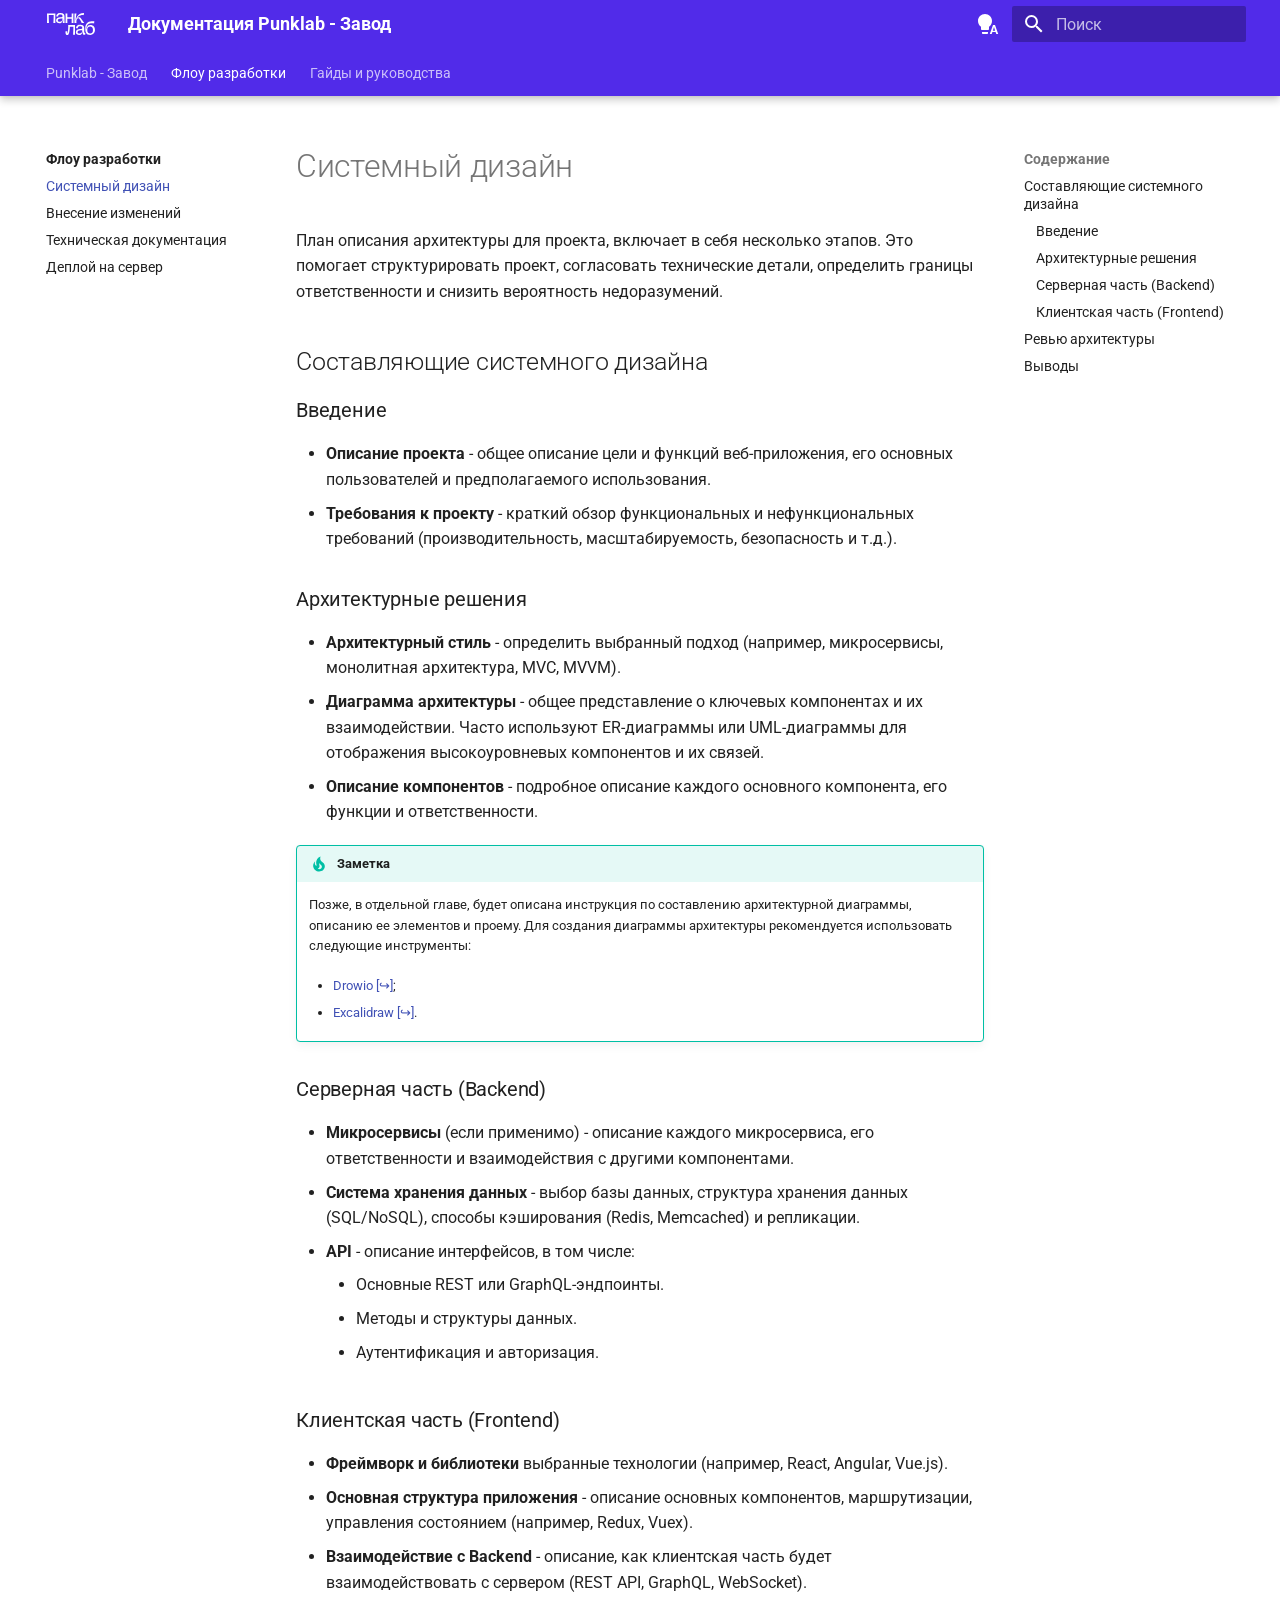
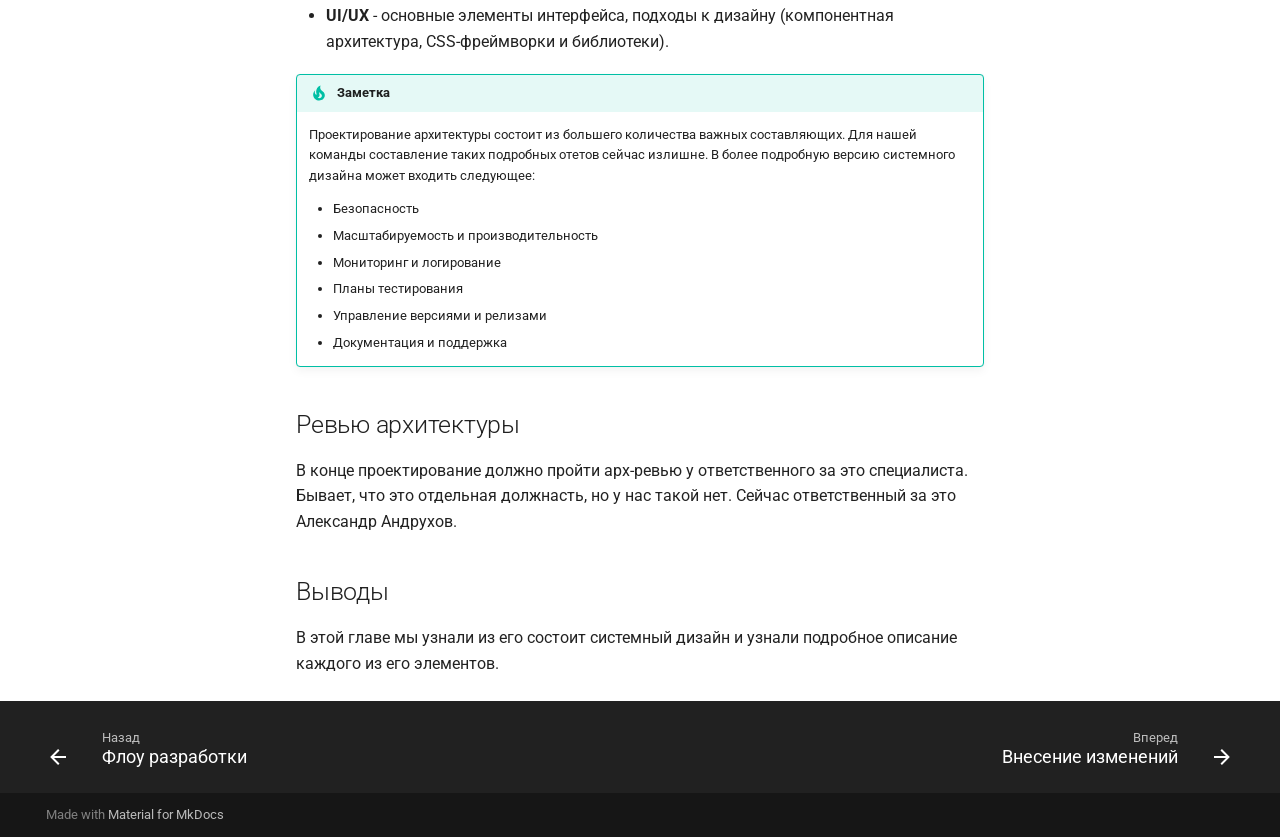
<file: development_flow/system_design/index.html>
<!doctype html>
<html lang="ru" class="no-js">
  <head>
    
      <meta charset="utf-8">
      <meta name="viewport" content="width=device-width,initial-scale=1">
      
      
      
        <link rel="canonical" href="https://mydomain.org/development_flow/system_design/">
      
      
        <link rel="prev" href="../">
      
      
        <link rel="next" href="../development/">
      
      
      <link rel="icon" href="../../static/img/favicon.jpeg">
      <meta name="generator" content="mkdocs-1.6.1, mkdocs-material-9.5.44">
    
    
      
        <title>Системный дизайн - Документация Punklab - Завод</title>
      
    
    
      <link rel="stylesheet" href="../../assets/stylesheets/main.0253249f.min.css">
      
        
        <link rel="stylesheet" href="../../assets/stylesheets/palette.06af60db.min.css">
      
      


    
    
      
    
    
      
        
        
        <link rel="preconnect" href="https://fonts.gstatic.com" crossorigin>
        <link rel="stylesheet" href="https://fonts.googleapis.com/css?family=Roboto:300,300i,400,400i,700,700i%7CRoboto+Mono:400,400i,700,700i&display=fallback">
        <style>:root{--md-text-font:"Roboto";--md-code-font:"Roboto Mono"}</style>
      
    
    
      <link rel="stylesheet" href="../../static/css/extra.css">
    
    <script>__md_scope=new URL("../..",location),__md_hash=e=>[...e].reduce(((e,_)=>(e<<5)-e+_.charCodeAt(0)),0),__md_get=(e,_=localStorage,t=__md_scope)=>JSON.parse(_.getItem(t.pathname+"."+e)),__md_set=(e,_,t=localStorage,a=__md_scope)=>{try{t.setItem(a.pathname+"."+e,JSON.stringify(_))}catch(e){}}</script>
    
      

    
    
    
  </head>
  
  
    
    
      
    
    
    
    
    <body dir="ltr" data-md-color-scheme="default" data-md-color-primary="indigo" data-md-color-accent="indigo">
  
    
    <input class="md-toggle" data-md-toggle="drawer" type="checkbox" id="__drawer" autocomplete="off">
    <input class="md-toggle" data-md-toggle="search" type="checkbox" id="__search" autocomplete="off">
    <label class="md-overlay" for="__drawer"></label>
    <div data-md-component="skip">
      
        
        <a href="#_1" class="md-skip">
          Перейти к содержанию
        </a>
      
    </div>
    <div data-md-component="announce">
      
    </div>
    
    
      

  

<header class="md-header md-header--shadow md-header--lifted" data-md-component="header">
  <nav class="md-header__inner md-grid" aria-label="Верхний колонтитул">
    <a href="../.." title="Документация Punklab - Завод" class="md-header__button md-logo" aria-label="Документация Punklab - Завод" data-md-component="logo">
      
  <img src="../../static/img/logo-panklab.svg" alt="logo">

    </a>
    <label class="md-header__button md-icon" for="__drawer">
      
      <svg xmlns="http://www.w3.org/2000/svg" viewBox="0 0 24 24"><path d="M3 6h18v2H3zm0 5h18v2H3zm0 5h18v2H3z"/></svg>
    </label>
    <div class="md-header__title" data-md-component="header-title">
      <div class="md-header__ellipsis">
        <div class="md-header__topic">
          <span class="md-ellipsis">
            Документация Punklab - Завод
          </span>
        </div>
        <div class="md-header__topic" data-md-component="header-topic">
          <span class="md-ellipsis">
            
              Системный дизайн
            
          </span>
        </div>
      </div>
    </div>
    
      
        <form class="md-header__option" data-md-component="palette">
  
    
    
    
    <input class="md-option" data-md-color-media="(prefers-color-scheme)" data-md-color-scheme="default" data-md-color-primary="indigo" data-md-color-accent="indigo"  aria-label="Переключиться на светлую тему"  type="radio" name="__palette" id="__palette_0">
    
      <label class="md-header__button md-icon" title="Переключиться на светлую тему" for="__palette_1" hidden>
        <svg xmlns="http://www.w3.org/2000/svg" viewBox="0 0 24 24"><path d="M9 2C5.13 2 2 5.13 2 9c0 2.38 1.19 4.47 3 5.74V17c0 .55.45 1 1 1h6c.55 0 1-.45 1-1v-2.26c1.81-1.27 3-3.36 3-5.74 0-3.87-3.13-7-7-7M6 21c0 .55.45 1 1 1h4c.55 0 1-.45 1-1v-1H6zm13-8h-2l-3.2 9h1.9l.7-2h3.2l.7 2h1.9zm-2.15 5.65L18 15l1.15 3.65z"/></svg>
      </label>
    
  
    
    
    
    <input class="md-option" data-md-color-media="(prefers-color-scheme: light)" data-md-color-scheme="punklab" data-md-color-primary="indigo" data-md-color-accent="indigo"  aria-label="Переключиться на темную тему"  type="radio" name="__palette" id="__palette_1">
    
      <label class="md-header__button md-icon" title="Переключиться на темную тему" for="__palette_2" hidden>
        <svg xmlns="http://www.w3.org/2000/svg" viewBox="0 0 24 24"><path d="M12 2a7 7 0 0 0-7 7c0 2.38 1.19 4.47 3 5.74V17a1 1 0 0 0 1 1h6a1 1 0 0 0 1-1v-2.26c1.81-1.27 3-3.36 3-5.74a7 7 0 0 0-7-7M9 21a1 1 0 0 0 1 1h4a1 1 0 0 0 1-1v-1H9z"/></svg>
      </label>
    
  
    
    
    
    <input class="md-option" data-md-color-media="(prefers-color-scheme: dark)" data-md-color-scheme="slate" data-md-color-primary="indigo" data-md-color-accent="indigo"  aria-label="Переключиться на тему системы"  type="radio" name="__palette" id="__palette_2">
    
      <label class="md-header__button md-icon" title="Переключиться на тему системы" for="__palette_0" hidden>
        <svg xmlns="http://www.w3.org/2000/svg" viewBox="0 0 24 24"><path d="M12 2a7 7 0 0 1 7 7c0 2.38-1.19 4.47-3 5.74V17a1 1 0 0 1-1 1H9a1 1 0 0 1-1-1v-2.26C6.19 13.47 5 11.38 5 9a7 7 0 0 1 7-7M9 21v-1h6v1a1 1 0 0 1-1 1h-4a1 1 0 0 1-1-1m3-17a5 5 0 0 0-5 5c0 2.05 1.23 3.81 3 4.58V16h4v-2.42c1.77-.77 3-2.53 3-4.58a5 5 0 0 0-5-5"/></svg>
      </label>
    
  
</form>
      
    
    
      <script>var palette=__md_get("__palette");if(palette&&palette.color){if("(prefers-color-scheme)"===palette.color.media){var media=matchMedia("(prefers-color-scheme: light)"),input=document.querySelector(media.matches?"[data-md-color-media='(prefers-color-scheme: light)']":"[data-md-color-media='(prefers-color-scheme: dark)']");palette.color.media=input.getAttribute("data-md-color-media"),palette.color.scheme=input.getAttribute("data-md-color-scheme"),palette.color.primary=input.getAttribute("data-md-color-primary"),palette.color.accent=input.getAttribute("data-md-color-accent")}for(var[key,value]of Object.entries(palette.color))document.body.setAttribute("data-md-color-"+key,value)}</script>
    
    
    
      <label class="md-header__button md-icon" for="__search">
        
        <svg xmlns="http://www.w3.org/2000/svg" viewBox="0 0 24 24"><path d="M9.5 3A6.5 6.5 0 0 1 16 9.5c0 1.61-.59 3.09-1.56 4.23l.27.27h.79l5 5-1.5 1.5-5-5v-.79l-.27-.27A6.52 6.52 0 0 1 9.5 16 6.5 6.5 0 0 1 3 9.5 6.5 6.5 0 0 1 9.5 3m0 2C7 5 5 7 5 9.5S7 14 9.5 14 14 12 14 9.5 12 5 9.5 5"/></svg>
      </label>
      <div class="md-search" data-md-component="search" role="dialog">
  <label class="md-search__overlay" for="__search"></label>
  <div class="md-search__inner" role="search">
    <form class="md-search__form" name="search">
      <input type="text" class="md-search__input" name="query" aria-label="Поиск" placeholder="Поиск" autocapitalize="off" autocorrect="off" autocomplete="off" spellcheck="false" data-md-component="search-query" required>
      <label class="md-search__icon md-icon" for="__search">
        
        <svg xmlns="http://www.w3.org/2000/svg" viewBox="0 0 24 24"><path d="M9.5 3A6.5 6.5 0 0 1 16 9.5c0 1.61-.59 3.09-1.56 4.23l.27.27h.79l5 5-1.5 1.5-5-5v-.79l-.27-.27A6.52 6.52 0 0 1 9.5 16 6.5 6.5 0 0 1 3 9.5 6.5 6.5 0 0 1 9.5 3m0 2C7 5 5 7 5 9.5S7 14 9.5 14 14 12 14 9.5 12 5 9.5 5"/></svg>
        
        <svg xmlns="http://www.w3.org/2000/svg" viewBox="0 0 24 24"><path d="M20 11v2H8l5.5 5.5-1.42 1.42L4.16 12l7.92-7.92L13.5 5.5 8 11z"/></svg>
      </label>
      <nav class="md-search__options" aria-label="Поиск">
        
          <a href="javascript:void(0)" class="md-search__icon md-icon" title="Поделиться" aria-label="Поделиться" data-clipboard data-clipboard-text="" data-md-component="search-share" tabindex="-1">
            
            <svg xmlns="http://www.w3.org/2000/svg" viewBox="0 0 24 24"><path d="M18 16.08c-.76 0-1.44.3-1.96.77L8.91 12.7c.05-.23.09-.46.09-.7s-.04-.47-.09-.7l7.05-4.11c.54.5 1.25.81 2.04.81a3 3 0 0 0 3-3 3 3 0 0 0-3-3 3 3 0 0 0-3 3c0 .24.04.47.09.7L8.04 9.81C7.5 9.31 6.79 9 6 9a3 3 0 0 0-3 3 3 3 0 0 0 3 3c.79 0 1.5-.31 2.04-.81l7.12 4.15c-.05.21-.08.43-.08.66 0 1.61 1.31 2.91 2.92 2.91s2.92-1.3 2.92-2.91A2.92 2.92 0 0 0 18 16.08"/></svg>
          </a>
        
        <button type="reset" class="md-search__icon md-icon" title="Очистить" aria-label="Очистить" tabindex="-1">
          
          <svg xmlns="http://www.w3.org/2000/svg" viewBox="0 0 24 24"><path d="M19 6.41 17.59 5 12 10.59 6.41 5 5 6.41 10.59 12 5 17.59 6.41 19 12 13.41 17.59 19 19 17.59 13.41 12z"/></svg>
        </button>
      </nav>
      
        <div class="md-search__suggest" data-md-component="search-suggest"></div>
      
    </form>
    <div class="md-search__output">
      <div class="md-search__scrollwrap" tabindex="0" data-md-scrollfix>
        <div class="md-search-result" data-md-component="search-result">
          <div class="md-search-result__meta">
            Инициализация поиска
          </div>
          <ol class="md-search-result__list" role="presentation"></ol>
        </div>
      </div>
    </div>
  </div>
</div>
    
    
  </nav>
  
    
      
<nav class="md-tabs" aria-label="Вкладки" data-md-component="tabs">
  <div class="md-grid">
    <ul class="md-tabs__list">
      
        
  
  
  
    <li class="md-tabs__item">
      <a href="../.." class="md-tabs__link">
        
  
    
  
  Punklab - Завод

      </a>
    </li>
  

      
        
  
  
    
  
  
    
    
      <li class="md-tabs__item md-tabs__item--active">
        <a href="../" class="md-tabs__link">
          
  
    
  
  Флоу разработки

        </a>
      </li>
    
  

      
        
  
  
  
    
    
      
  
  
  
    
    
      <li class="md-tabs__item">
        <a href="../../guides/fundamental/solid/" class="md-tabs__link">
          
  
    
  
  Гайды и руководства

        </a>
      </li>
    
  

    
  

      
    </ul>
  </div>
</nav>
    
  
</header>
    
    <div class="md-container" data-md-component="container">
      
      
        
      
      <main class="md-main" data-md-component="main">
        <div class="md-main__inner md-grid">
          
            
              
              <div class="md-sidebar md-sidebar--primary" data-md-component="sidebar" data-md-type="navigation" >
                <div class="md-sidebar__scrollwrap">
                  <div class="md-sidebar__inner">
                    


  


<nav class="md-nav md-nav--primary md-nav--lifted" aria-label="Навигация" data-md-level="0">
  <label class="md-nav__title" for="__drawer">
    <a href="../.." title="Документация Punklab - Завод" class="md-nav__button md-logo" aria-label="Документация Punklab - Завод" data-md-component="logo">
      
  <img src="../../static/img/logo-panklab.svg" alt="logo">

    </a>
    Документация Punklab - Завод
  </label>
  
  <ul class="md-nav__list" data-md-scrollfix>
    
      
      
  
  
  
  
    <li class="md-nav__item">
      <a href="../.." class="md-nav__link">
        
  
  <span class="md-ellipsis">
    Punklab - Завод
  </span>
  

      </a>
    </li>
  

    
      
      
  
  
    
  
  
  
    
    
      
        
          
        
      
        
      
        
      
        
      
        
      
    
    
      
        
        
      
      
    
    
    <li class="md-nav__item md-nav__item--active md-nav__item--section md-nav__item--nested">
      
        
        
        <input class="md-nav__toggle md-toggle " type="checkbox" id="__nav_2" checked>
        
          
          
          <div class="md-nav__link md-nav__container">
            <a href="../" class="md-nav__link ">
              
  
  <span class="md-ellipsis">
    Флоу разработки
  </span>
  

            </a>
            
              
              <label class="md-nav__link " for="__nav_2" id="__nav_2_label" tabindex="">
                <span class="md-nav__icon md-icon"></span>
              </label>
            
          </div>
        
        <nav class="md-nav" data-md-level="1" aria-labelledby="__nav_2_label" aria-expanded="true">
          <label class="md-nav__title" for="__nav_2">
            <span class="md-nav__icon md-icon"></span>
            Флоу разработки
          </label>
          <ul class="md-nav__list" data-md-scrollfix>
            
              
            
              
                
  
  
    
  
  
  
    <li class="md-nav__item md-nav__item--active">
      
      <input class="md-nav__toggle md-toggle" type="checkbox" id="__toc">
      
      
        
      
      
        <label class="md-nav__link md-nav__link--active" for="__toc">
          
  
  <span class="md-ellipsis">
    Системный дизайн
  </span>
  

          <span class="md-nav__icon md-icon"></span>
        </label>
      
      <a href="./" class="md-nav__link md-nav__link--active">
        
  
  <span class="md-ellipsis">
    Системный дизайн
  </span>
  

      </a>
      
        

<nav class="md-nav md-nav--secondary" aria-label="Содержание">
  
  
  
    
  
  
    <label class="md-nav__title" for="__toc">
      <span class="md-nav__icon md-icon"></span>
      Содержание
    </label>
    <ul class="md-nav__list" data-md-component="toc" data-md-scrollfix>
      
        <li class="md-nav__item">
  <a href="#_2" class="md-nav__link">
    <span class="md-ellipsis">
      Составляющие системного дизайна
    </span>
  </a>
  
    <nav class="md-nav" aria-label="Составляющие системного дизайна">
      <ul class="md-nav__list">
        
          <li class="md-nav__item">
  <a href="#_3" class="md-nav__link">
    <span class="md-ellipsis">
      Введение
    </span>
  </a>
  
</li>
        
          <li class="md-nav__item">
  <a href="#_4" class="md-nav__link">
    <span class="md-ellipsis">
      Архитектурные решения
    </span>
  </a>
  
</li>
        
          <li class="md-nav__item">
  <a href="#backend" class="md-nav__link">
    <span class="md-ellipsis">
      Серверная часть (Backend)
    </span>
  </a>
  
</li>
        
          <li class="md-nav__item">
  <a href="#frontend" class="md-nav__link">
    <span class="md-ellipsis">
      Клиентская часть (Frontend)
    </span>
  </a>
  
</li>
        
      </ul>
    </nav>
  
</li>
      
        <li class="md-nav__item">
  <a href="#_5" class="md-nav__link">
    <span class="md-ellipsis">
      Ревью архитектуры
    </span>
  </a>
  
</li>
      
        <li class="md-nav__item">
  <a href="#_6" class="md-nav__link">
    <span class="md-ellipsis">
      Выводы
    </span>
  </a>
  
</li>
      
    </ul>
  
</nav>
      
    </li>
  

              
            
              
                
  
  
  
  
    <li class="md-nav__item">
      <a href="../development/" class="md-nav__link">
        
  
  <span class="md-ellipsis">
    Внесение изменений
  </span>
  

      </a>
    </li>
  

              
            
              
                
  
  
  
  
    <li class="md-nav__item">
      <a href="../technical_documentation/" class="md-nav__link">
        
  
  <span class="md-ellipsis">
    Техническая документация
  </span>
  

      </a>
    </li>
  

              
            
              
                
  
  
  
  
    <li class="md-nav__item">
      <a href="../deploy/" class="md-nav__link">
        
  
  <span class="md-ellipsis">
    Деплой на сервер
  </span>
  

      </a>
    </li>
  

              
            
          </ul>
        </nav>
      
    </li>
  

    
      
      
  
  
  
  
    
    
      
        
      
        
      
    
    
      
      
    
    
    <li class="md-nav__item md-nav__item--nested">
      
        
        
        <input class="md-nav__toggle md-toggle " type="checkbox" id="__nav_3" >
        
          
          <label class="md-nav__link" for="__nav_3" id="__nav_3_label" tabindex="0">
            
  
  <span class="md-ellipsis">
    Гайды и руководства
  </span>
  

            <span class="md-nav__icon md-icon"></span>
          </label>
        
        <nav class="md-nav" data-md-level="1" aria-labelledby="__nav_3_label" aria-expanded="false">
          <label class="md-nav__title" for="__nav_3">
            <span class="md-nav__icon md-icon"></span>
            Гайды и руководства
          </label>
          <ul class="md-nav__list" data-md-scrollfix>
            
              
                
  
  
  
  
    
    
      
        
      
    
    
      
      
    
    
    <li class="md-nav__item md-nav__item--nested">
      
        
        
        <input class="md-nav__toggle md-toggle " type="checkbox" id="__nav_3_1" >
        
          
          <label class="md-nav__link" for="__nav_3_1" id="__nav_3_1_label" tabindex="0">
            
  
  <span class="md-ellipsis">
    Фундаментальные знания
  </span>
  

            <span class="md-nav__icon md-icon"></span>
          </label>
        
        <nav class="md-nav" data-md-level="2" aria-labelledby="__nav_3_1_label" aria-expanded="false">
          <label class="md-nav__title" for="__nav_3_1">
            <span class="md-nav__icon md-icon"></span>
            Фундаментальные знания
          </label>
          <ul class="md-nav__list" data-md-scrollfix>
            
              
                
  
  
  
  
    <li class="md-nav__item">
      <a href="../../guides/fundamental/solid/" class="md-nav__link">
        
  
  <span class="md-ellipsis">
    SOLID
  </span>
  

      </a>
    </li>
  

              
            
          </ul>
        </nav>
      
    </li>
  

              
            
              
                
  
  
  
  
    
    
      
        
      
    
    
      
      
    
    
    <li class="md-nav__item md-nav__item--nested">
      
        
        
        <input class="md-nav__toggle md-toggle " type="checkbox" id="__nav_3_2" >
        
          
          <label class="md-nav__link" for="__nav_3_2" id="__nav_3_2_label" tabindex="0">
            
  
  <span class="md-ellipsis">
    Технологии
  </span>
  

            <span class="md-nav__icon md-icon"></span>
          </label>
        
        <nav class="md-nav" data-md-level="2" aria-labelledby="__nav_3_2_label" aria-expanded="false">
          <label class="md-nav__title" for="__nav_3_2">
            <span class="md-nav__icon md-icon"></span>
            Технологии
          </label>
          <ul class="md-nav__list" data-md-scrollfix>
            
              
                
  
  
  
  
    <li class="md-nav__item">
      <a href="../../guides/technologies/makefile/" class="md-nav__link">
        
  
  <span class="md-ellipsis">
    Makefile
  </span>
  

      </a>
    </li>
  

              
            
          </ul>
        </nav>
      
    </li>
  

              
            
          </ul>
        </nav>
      
    </li>
  

    
  </ul>
</nav>
                  </div>
                </div>
              </div>
            
            
              
              <div class="md-sidebar md-sidebar--secondary" data-md-component="sidebar" data-md-type="toc" >
                <div class="md-sidebar__scrollwrap">
                  <div class="md-sidebar__inner">
                    

<nav class="md-nav md-nav--secondary" aria-label="Содержание">
  
  
  
    
  
  
    <label class="md-nav__title" for="__toc">
      <span class="md-nav__icon md-icon"></span>
      Содержание
    </label>
    <ul class="md-nav__list" data-md-component="toc" data-md-scrollfix>
      
        <li class="md-nav__item">
  <a href="#_2" class="md-nav__link">
    <span class="md-ellipsis">
      Составляющие системного дизайна
    </span>
  </a>
  
    <nav class="md-nav" aria-label="Составляющие системного дизайна">
      <ul class="md-nav__list">
        
          <li class="md-nav__item">
  <a href="#_3" class="md-nav__link">
    <span class="md-ellipsis">
      Введение
    </span>
  </a>
  
</li>
        
          <li class="md-nav__item">
  <a href="#_4" class="md-nav__link">
    <span class="md-ellipsis">
      Архитектурные решения
    </span>
  </a>
  
</li>
        
          <li class="md-nav__item">
  <a href="#backend" class="md-nav__link">
    <span class="md-ellipsis">
      Серверная часть (Backend)
    </span>
  </a>
  
</li>
        
          <li class="md-nav__item">
  <a href="#frontend" class="md-nav__link">
    <span class="md-ellipsis">
      Клиентская часть (Frontend)
    </span>
  </a>
  
</li>
        
      </ul>
    </nav>
  
</li>
      
        <li class="md-nav__item">
  <a href="#_5" class="md-nav__link">
    <span class="md-ellipsis">
      Ревью архитектуры
    </span>
  </a>
  
</li>
      
        <li class="md-nav__item">
  <a href="#_6" class="md-nav__link">
    <span class="md-ellipsis">
      Выводы
    </span>
  </a>
  
</li>
      
    </ul>
  
</nav>
                  </div>
                </div>
              </div>
            
          
          
            <div class="md-content" data-md-component="content">
              <article class="md-content__inner md-typeset">
                
                  


<h1 id="_1">Системный дизайн<a class="headerlink" href="#_1" title="Permanent link">&para;</a></h1>
<p>План описания архитектуры для проекта, включает в себя несколько этапов. Это помогает структурировать проект, согласовать технические детали, определить границы ответственности и снизить вероятность недоразумений.</p>
<h2 id="_2">Составляющие системного дизайна<a class="headerlink" href="#_2" title="Permanent link">&para;</a></h2>
<h3 id="_3">Введение<a class="headerlink" href="#_3" title="Permanent link">&para;</a></h3>
<ul>
<li><strong>Описание проекта</strong> - общее описание цели и функций веб-приложения, его основных пользователей и предполагаемого использования.</li>
<li><strong>Требования к проекту</strong> - краткий обзор функциональных и нефункциональных требований (производительность, масштабируемость, безопасность и т.д.).</li>
</ul>
<h3 id="_4">Архитектурные решения<a class="headerlink" href="#_4" title="Permanent link">&para;</a></h3>
<ul>
<li><strong>Архитектурный стиль</strong> - определить выбранный подход (например, микросервисы, монолитная архитектура, MVC, MVVM).</li>
<li><strong>Диаграмма архитектуры</strong> - общее представление о ключевых компонентах и их взаимодействии. Часто используют ER-диаграммы или UML-диаграммы для отображения высокоуровневых компонентов и их связей.</li>
<li><strong>Описание компонентов</strong> - подробное описание каждого основного компонента, его функции и ответственности.</li>
</ul>
<div class="admonition tip">
<p class="admonition-title">Заметка</p>
<p>Позже, в отдельной главе, будет описана инструкция по составлению архитектурной диаграммы, описанию ее элементов и проему.
Для создания диаграммы архитектуры рекомендуется использовать следующие инструменты:</p>
<ul>
<li>
<p><a href="https://app.diagrams.net/" class="external-link" target="_blank">Drowio</a>;</p>
</li>
<li>
<p><a href="https://excalidraw.com/" class="external-link" target="_blank">Excalidraw</a>.</p>
</li>
</ul>
</div>
<h3 id="backend">Серверная часть (Backend)<a class="headerlink" href="#backend" title="Permanent link">&para;</a></h3>
<ul>
<li><strong>Микросервисы</strong> (если применимо) - описание каждого микросервиса, его ответственности и взаимодействия с другими компонентами.</li>
<li><strong>Система хранения данных</strong> - выбор базы данных, структура хранения данных (SQL/NoSQL), способы кэширования (Redis, Memcached) и репликации.</li>
<li><strong>API</strong> - описание интерфейсов, в том числе:<ul>
<li>Основные REST или GraphQL-эндпоинты.</li>
<li>Методы и структуры данных.</li>
<li>Аутентификация и авторизация.</li>
</ul>
</li>
</ul>
<h3 id="frontend">Клиентская часть (Frontend)<a class="headerlink" href="#frontend" title="Permanent link">&para;</a></h3>
<ul>
<li><strong>Фреймворк и библиотеки</strong> выбранные технологии (например, React, Angular, Vue.js).</li>
<li><strong>Основная структура приложения</strong> - описание основных компонентов, маршрутизации, управления состоянием (например, Redux, Vuex).</li>
<li><strong>Взаимодействие с Backend</strong> - описание, как клиентская часть будет взаимодействовать с сервером (REST API, GraphQL, WebSocket).</li>
<li><strong>UI/UX</strong> - основные элементы интерфейса, подходы к дизайну (компонентная архитектура, CSS-фреймворки и библиотеки).</li>
</ul>
<div class="admonition tip">
<p class="admonition-title">Заметка</p>
<p>Проектирование архитектуры состоит из большего количества важных составляющих. Для нашей команды составление таких подробных отетов сейчас излишне. В более подробную версию системного дизайна может входить следующее:</p>
<ul>
<li>Безопасность</li>
<li>Масштабируемость и производительность</li>
<li>Мониторинг и логирование</li>
<li>Планы тестирования</li>
<li>Управление версиями и релизами</li>
<li>Документация и поддержка</li>
</ul>
</div>
<h2 id="_5">Ревью архитектуры<a class="headerlink" href="#_5" title="Permanent link">&para;</a></h2>
<p>В конце проектирование должно пройти арх-ревью у ответственного за это специалиста. Бывает, что это отдельная должнасть, но у нас такой нет. Сейчас ответственный за это Александр Андрухов.</p>
<h2 id="_6">Выводы<a class="headerlink" href="#_6" title="Permanent link">&para;</a></h2>
<p>В этой главе мы узнали из его состоит системный дизайн и узнали подробное описание каждого из его элементов.</p>












                
              </article>
            </div>
          
          
  <script>var tabs=__md_get("__tabs");if(Array.isArray(tabs))e:for(var set of document.querySelectorAll(".tabbed-set")){var labels=set.querySelector(".tabbed-labels");for(var tab of tabs)for(var label of labels.getElementsByTagName("label"))if(label.innerText.trim()===tab){var input=document.getElementById(label.htmlFor);input.checked=!0;continue e}}</script>

<script>var target=document.getElementById(location.hash.slice(1));target&&target.name&&(target.checked=target.name.startsWith("__tabbed_"))</script>
        </div>
        
          <button type="button" class="md-top md-icon" data-md-component="top" hidden>
  
  <svg xmlns="http://www.w3.org/2000/svg" viewBox="0 0 24 24"><path d="M13 20h-2V8l-5.5 5.5-1.42-1.42L12 4.16l7.92 7.92-1.42 1.42L13 8z"/></svg>
  К началу
</button>
        
      </main>
      
        <footer class="md-footer">
  
    
      
      <nav class="md-footer__inner md-grid" aria-label="Нижний колонтитул" >
        
          
          <a href="../" class="md-footer__link md-footer__link--prev" aria-label="Назад: Флоу разработки">
            <div class="md-footer__button md-icon">
              
              <svg xmlns="http://www.w3.org/2000/svg" viewBox="0 0 24 24"><path d="M20 11v2H8l5.5 5.5-1.42 1.42L4.16 12l7.92-7.92L13.5 5.5 8 11z"/></svg>
            </div>
            <div class="md-footer__title">
              <span class="md-footer__direction">
                Назад
              </span>
              <div class="md-ellipsis">
                Флоу разработки
              </div>
            </div>
          </a>
        
        
          
          <a href="../development/" class="md-footer__link md-footer__link--next" aria-label="Вперед: Внесение изменений">
            <div class="md-footer__title">
              <span class="md-footer__direction">
                Вперед
              </span>
              <div class="md-ellipsis">
                Внесение изменений
              </div>
            </div>
            <div class="md-footer__button md-icon">
              
              <svg xmlns="http://www.w3.org/2000/svg" viewBox="0 0 24 24"><path d="M4 11v2h12l-5.5 5.5 1.42 1.42L19.84 12l-7.92-7.92L10.5 5.5 16 11z"/></svg>
            </div>
          </a>
        
      </nav>
    
  
  <div class="md-footer-meta md-typeset">
    <div class="md-footer-meta__inner md-grid">
      <div class="md-copyright">
  
  
    Made with
    <a href="https://squidfunk.github.io/mkdocs-material/" target="_blank" rel="noopener">
      Material for MkDocs
    </a>
  
</div>
      
    </div>
  </div>
</footer>
      
    </div>
    <div class="md-dialog" data-md-component="dialog">
      <div class="md-dialog__inner md-typeset"></div>
    </div>
    
      <div class="md-progress" data-md-component="progress" role="progressbar"></div>
    
    
    <script id="__config" type="application/json">{"base": "../..", "features": ["content.code.annotate", "content.code.copy", "content.footnote.tooltips", "content.tabs.link", "content.tooltips", "navigation.footer", "navigation.indexes", "navigation.instant", "navigation.instant.prefetch", "navigation.instant.progress", "navigation.tabs", "navigation.tabs.sticky", "navigation.top", "navigation.tracking", "search.highlight", "search.share", "search.suggest", "toc.follow"], "search": "../../assets/javascripts/workers/search.6ce7567c.min.js", "translations": {"clipboard.copied": "\u0421\u043a\u043e\u043f\u0438\u0440\u043e\u0432\u0430\u043d\u043e \u0432 \u0431\u0443\u0444\u0435\u0440", "clipboard.copy": "\u041a\u043e\u043f\u0438\u0440\u043e\u0432\u0430\u0442\u044c \u0432 \u0431\u0443\u0444\u0435\u0440", "search.result.more.one": "\u0415\u0449\u0451 1 \u043d\u0430 \u044d\u0442\u043e\u0439 \u0441\u0442\u0440\u0430\u043d\u0438\u0446\u0435", "search.result.more.other": "\u0415\u0449\u0451 # \u043d\u0430 \u044d\u0442\u043e\u0439 \u0441\u0442\u0440\u0430\u043d\u0438\u0446\u0435", "search.result.none": "\u0421\u043e\u0432\u043f\u0430\u0434\u0435\u043d\u0438\u0439 \u043d\u0435 \u043d\u0430\u0439\u0434\u0435\u043d\u043e", "search.result.one": "\u041d\u0430\u0439\u0434\u0435\u043d\u043e 1 \u0441\u043e\u0432\u043f\u0430\u0434\u0435\u043d\u0438\u0435", "search.result.other": "\u041d\u0430\u0439\u0434\u0435\u043d\u043e \u0441\u043e\u0432\u043f\u0430\u0434\u0435\u043d\u0438\u0439: #", "search.result.placeholder": "\u041d\u0430\u0447\u043d\u0438\u0442\u0435 \u043f\u0435\u0447\u0430\u0442\u0430\u0442\u044c \u0434\u043b\u044f \u043f\u043e\u0438\u0441\u043a\u0430", "search.result.term.missing": "\u041e\u0442\u0441\u0443\u0442\u0441\u0442\u0432\u0443\u0435\u0442", "select.version": "\u0412\u044b\u0431\u0435\u0440\u0438\u0442\u0435 \u0432\u0435\u0440\u0441\u0438\u044e"}}</script>
    
    
      <script src="../../assets/javascripts/bundle.83f73b43.min.js"></script>
      
    
  </body>
</html>
</file>
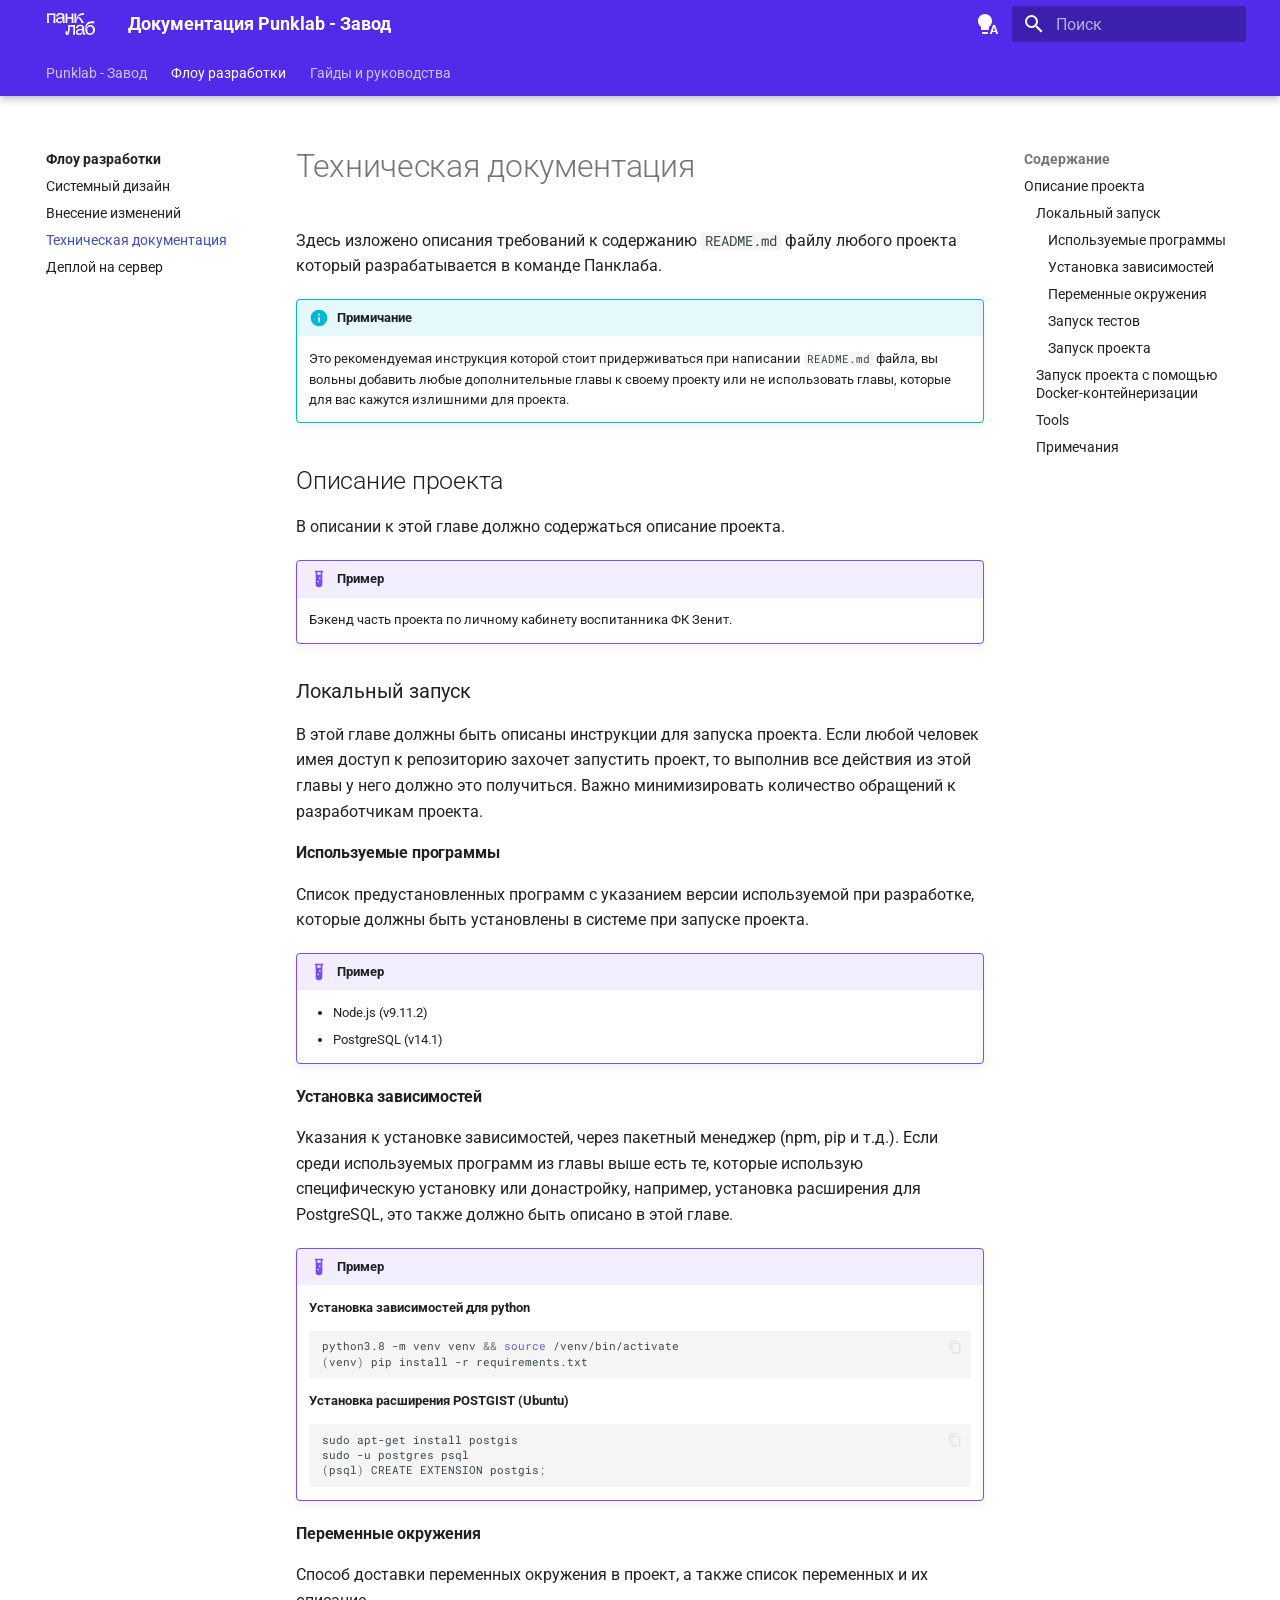
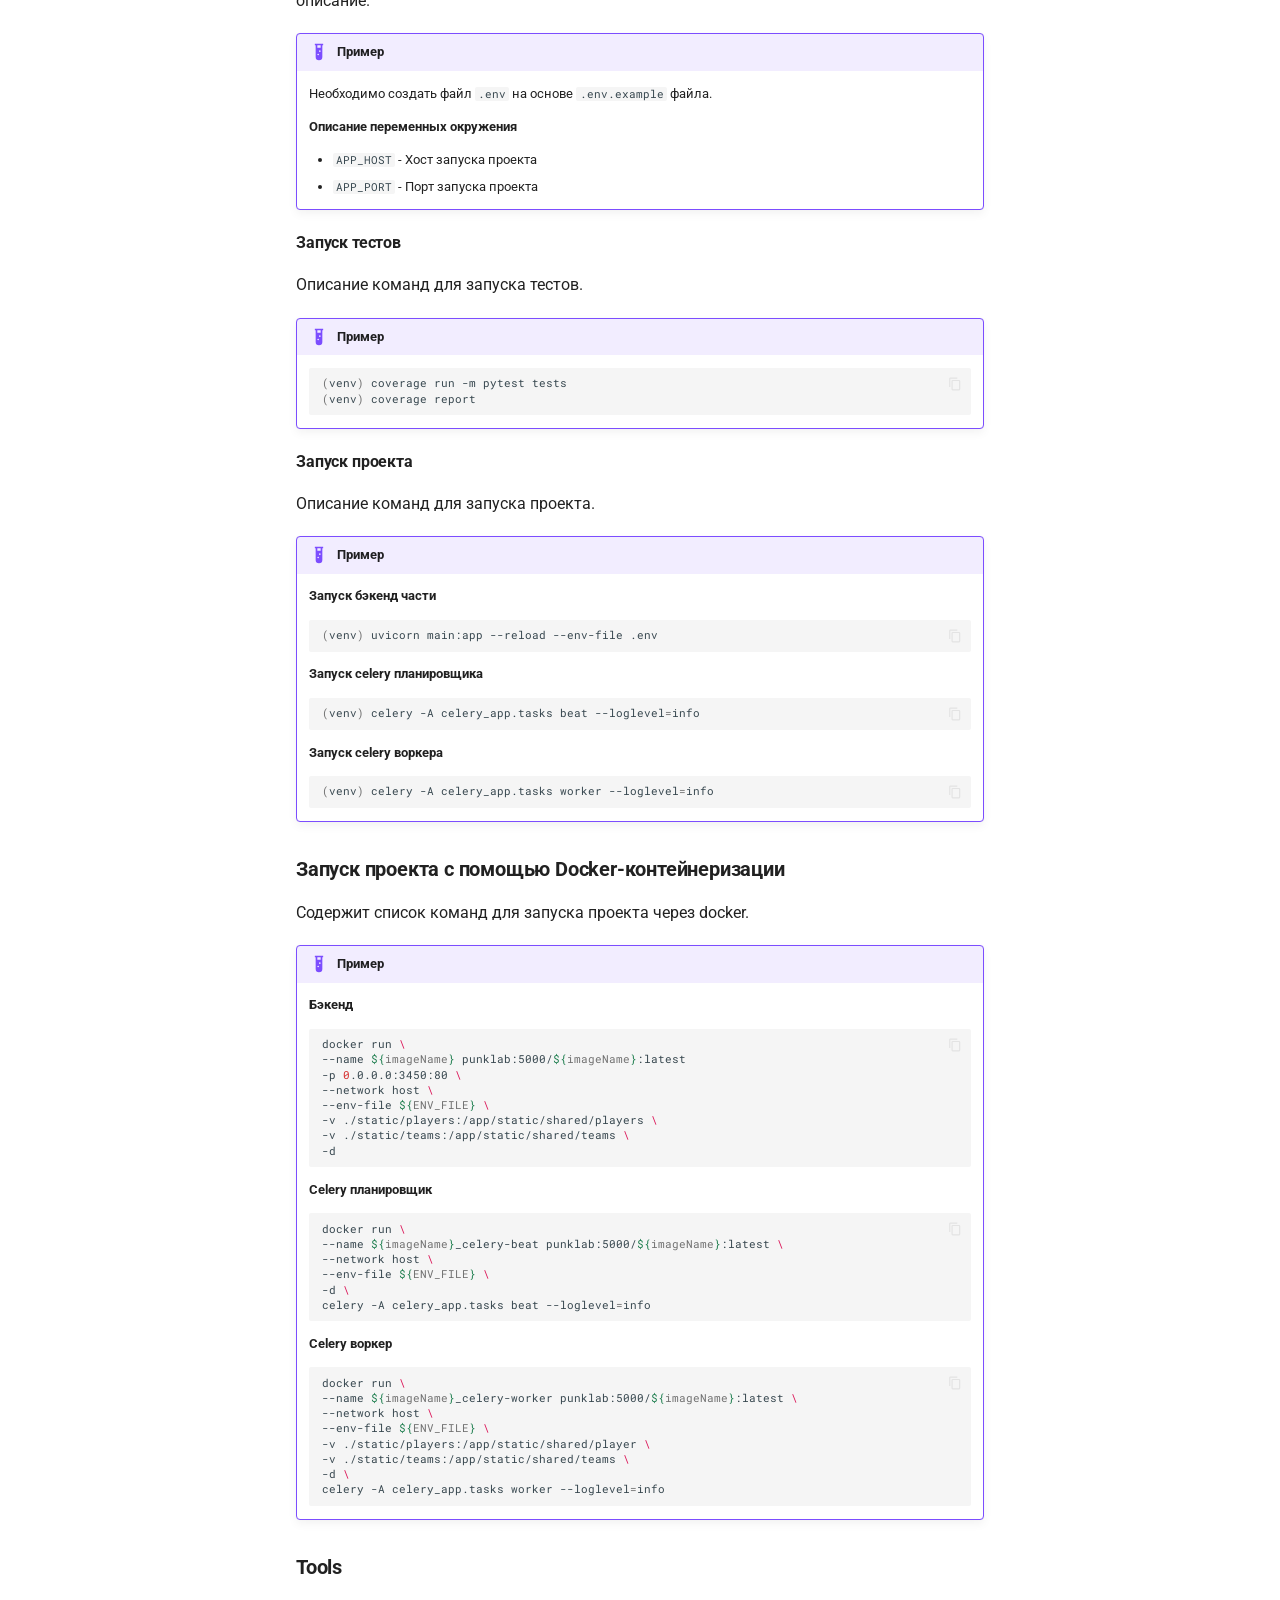
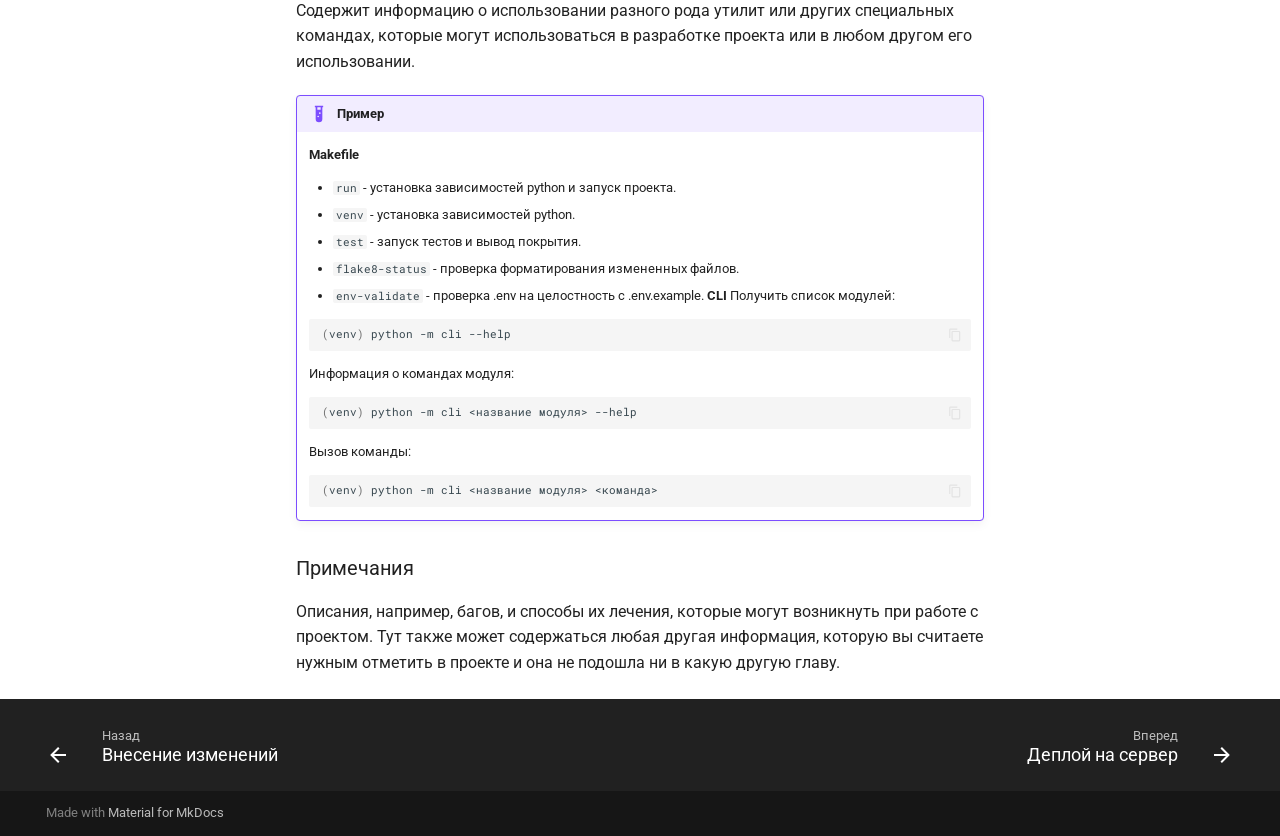
<file: development_flow/technical_documentation/index.html>
<!doctype html>
<html lang="ru" class="no-js">
  <head>
    
      <meta charset="utf-8">
      <meta name="viewport" content="width=device-width,initial-scale=1">
      
      
      
        <link rel="canonical" href="https://mydomain.org/development_flow/technical_documentation/">
      
      
        <link rel="prev" href="../development/">
      
      
        <link rel="next" href="../deploy/">
      
      
      <link rel="icon" href="../../static/img/favicon.jpeg">
      <meta name="generator" content="mkdocs-1.6.1, mkdocs-material-9.5.44">
    
    
      
        <title>Техническая документация - Документация Punklab - Завод</title>
      
    
    
      <link rel="stylesheet" href="../../assets/stylesheets/main.0253249f.min.css">
      
        
        <link rel="stylesheet" href="../../assets/stylesheets/palette.06af60db.min.css">
      
      


    
    
      
    
    
      
        
        
        <link rel="preconnect" href="https://fonts.gstatic.com" crossorigin>
        <link rel="stylesheet" href="https://fonts.googleapis.com/css?family=Roboto:300,300i,400,400i,700,700i%7CRoboto+Mono:400,400i,700,700i&display=fallback">
        <style>:root{--md-text-font:"Roboto";--md-code-font:"Roboto Mono"}</style>
      
    
    
      <link rel="stylesheet" href="../../static/css/extra.css">
    
    <script>__md_scope=new URL("../..",location),__md_hash=e=>[...e].reduce(((e,_)=>(e<<5)-e+_.charCodeAt(0)),0),__md_get=(e,_=localStorage,t=__md_scope)=>JSON.parse(_.getItem(t.pathname+"."+e)),__md_set=(e,_,t=localStorage,a=__md_scope)=>{try{t.setItem(a.pathname+"."+e,JSON.stringify(_))}catch(e){}}</script>
    
      

    
    
    
  </head>
  
  
    
    
      
    
    
    
    
    <body dir="ltr" data-md-color-scheme="default" data-md-color-primary="indigo" data-md-color-accent="indigo">
  
    
    <input class="md-toggle" data-md-toggle="drawer" type="checkbox" id="__drawer" autocomplete="off">
    <input class="md-toggle" data-md-toggle="search" type="checkbox" id="__search" autocomplete="off">
    <label class="md-overlay" for="__drawer"></label>
    <div data-md-component="skip">
      
        
        <a href="#_1" class="md-skip">
          Перейти к содержанию
        </a>
      
    </div>
    <div data-md-component="announce">
      
    </div>
    
    
      

  

<header class="md-header md-header--shadow md-header--lifted" data-md-component="header">
  <nav class="md-header__inner md-grid" aria-label="Верхний колонтитул">
    <a href="../.." title="Документация Punklab - Завод" class="md-header__button md-logo" aria-label="Документация Punklab - Завод" data-md-component="logo">
      
  <img src="../../static/img/logo-panklab.svg" alt="logo">

    </a>
    <label class="md-header__button md-icon" for="__drawer">
      
      <svg xmlns="http://www.w3.org/2000/svg" viewBox="0 0 24 24"><path d="M3 6h18v2H3zm0 5h18v2H3zm0 5h18v2H3z"/></svg>
    </label>
    <div class="md-header__title" data-md-component="header-title">
      <div class="md-header__ellipsis">
        <div class="md-header__topic">
          <span class="md-ellipsis">
            Документация Punklab - Завод
          </span>
        </div>
        <div class="md-header__topic" data-md-component="header-topic">
          <span class="md-ellipsis">
            
              Техническая документация
            
          </span>
        </div>
      </div>
    </div>
    
      
        <form class="md-header__option" data-md-component="palette">
  
    
    
    
    <input class="md-option" data-md-color-media="(prefers-color-scheme)" data-md-color-scheme="default" data-md-color-primary="indigo" data-md-color-accent="indigo"  aria-label="Переключиться на светлую тему"  type="radio" name="__palette" id="__palette_0">
    
      <label class="md-header__button md-icon" title="Переключиться на светлую тему" for="__palette_1" hidden>
        <svg xmlns="http://www.w3.org/2000/svg" viewBox="0 0 24 24"><path d="M9 2C5.13 2 2 5.13 2 9c0 2.38 1.19 4.47 3 5.74V17c0 .55.45 1 1 1h6c.55 0 1-.45 1-1v-2.26c1.81-1.27 3-3.36 3-5.74 0-3.87-3.13-7-7-7M6 21c0 .55.45 1 1 1h4c.55 0 1-.45 1-1v-1H6zm13-8h-2l-3.2 9h1.9l.7-2h3.2l.7 2h1.9zm-2.15 5.65L18 15l1.15 3.65z"/></svg>
      </label>
    
  
    
    
    
    <input class="md-option" data-md-color-media="(prefers-color-scheme: light)" data-md-color-scheme="punklab" data-md-color-primary="indigo" data-md-color-accent="indigo"  aria-label="Переключиться на темную тему"  type="radio" name="__palette" id="__palette_1">
    
      <label class="md-header__button md-icon" title="Переключиться на темную тему" for="__palette_2" hidden>
        <svg xmlns="http://www.w3.org/2000/svg" viewBox="0 0 24 24"><path d="M12 2a7 7 0 0 0-7 7c0 2.38 1.19 4.47 3 5.74V17a1 1 0 0 0 1 1h6a1 1 0 0 0 1-1v-2.26c1.81-1.27 3-3.36 3-5.74a7 7 0 0 0-7-7M9 21a1 1 0 0 0 1 1h4a1 1 0 0 0 1-1v-1H9z"/></svg>
      </label>
    
  
    
    
    
    <input class="md-option" data-md-color-media="(prefers-color-scheme: dark)" data-md-color-scheme="slate" data-md-color-primary="indigo" data-md-color-accent="indigo"  aria-label="Переключиться на тему системы"  type="radio" name="__palette" id="__palette_2">
    
      <label class="md-header__button md-icon" title="Переключиться на тему системы" for="__palette_0" hidden>
        <svg xmlns="http://www.w3.org/2000/svg" viewBox="0 0 24 24"><path d="M12 2a7 7 0 0 1 7 7c0 2.38-1.19 4.47-3 5.74V17a1 1 0 0 1-1 1H9a1 1 0 0 1-1-1v-2.26C6.19 13.47 5 11.38 5 9a7 7 0 0 1 7-7M9 21v-1h6v1a1 1 0 0 1-1 1h-4a1 1 0 0 1-1-1m3-17a5 5 0 0 0-5 5c0 2.05 1.23 3.81 3 4.58V16h4v-2.42c1.77-.77 3-2.53 3-4.58a5 5 0 0 0-5-5"/></svg>
      </label>
    
  
</form>
      
    
    
      <script>var palette=__md_get("__palette");if(palette&&palette.color){if("(prefers-color-scheme)"===palette.color.media){var media=matchMedia("(prefers-color-scheme: light)"),input=document.querySelector(media.matches?"[data-md-color-media='(prefers-color-scheme: light)']":"[data-md-color-media='(prefers-color-scheme: dark)']");palette.color.media=input.getAttribute("data-md-color-media"),palette.color.scheme=input.getAttribute("data-md-color-scheme"),palette.color.primary=input.getAttribute("data-md-color-primary"),palette.color.accent=input.getAttribute("data-md-color-accent")}for(var[key,value]of Object.entries(palette.color))document.body.setAttribute("data-md-color-"+key,value)}</script>
    
    
    
      <label class="md-header__button md-icon" for="__search">
        
        <svg xmlns="http://www.w3.org/2000/svg" viewBox="0 0 24 24"><path d="M9.5 3A6.5 6.5 0 0 1 16 9.5c0 1.61-.59 3.09-1.56 4.23l.27.27h.79l5 5-1.5 1.5-5-5v-.79l-.27-.27A6.52 6.52 0 0 1 9.5 16 6.5 6.5 0 0 1 3 9.5 6.5 6.5 0 0 1 9.5 3m0 2C7 5 5 7 5 9.5S7 14 9.5 14 14 12 14 9.5 12 5 9.5 5"/></svg>
      </label>
      <div class="md-search" data-md-component="search" role="dialog">
  <label class="md-search__overlay" for="__search"></label>
  <div class="md-search__inner" role="search">
    <form class="md-search__form" name="search">
      <input type="text" class="md-search__input" name="query" aria-label="Поиск" placeholder="Поиск" autocapitalize="off" autocorrect="off" autocomplete="off" spellcheck="false" data-md-component="search-query" required>
      <label class="md-search__icon md-icon" for="__search">
        
        <svg xmlns="http://www.w3.org/2000/svg" viewBox="0 0 24 24"><path d="M9.5 3A6.5 6.5 0 0 1 16 9.5c0 1.61-.59 3.09-1.56 4.23l.27.27h.79l5 5-1.5 1.5-5-5v-.79l-.27-.27A6.52 6.52 0 0 1 9.5 16 6.5 6.5 0 0 1 3 9.5 6.5 6.5 0 0 1 9.5 3m0 2C7 5 5 7 5 9.5S7 14 9.5 14 14 12 14 9.5 12 5 9.5 5"/></svg>
        
        <svg xmlns="http://www.w3.org/2000/svg" viewBox="0 0 24 24"><path d="M20 11v2H8l5.5 5.5-1.42 1.42L4.16 12l7.92-7.92L13.5 5.5 8 11z"/></svg>
      </label>
      <nav class="md-search__options" aria-label="Поиск">
        
          <a href="javascript:void(0)" class="md-search__icon md-icon" title="Поделиться" aria-label="Поделиться" data-clipboard data-clipboard-text="" data-md-component="search-share" tabindex="-1">
            
            <svg xmlns="http://www.w3.org/2000/svg" viewBox="0 0 24 24"><path d="M18 16.08c-.76 0-1.44.3-1.96.77L8.91 12.7c.05-.23.09-.46.09-.7s-.04-.47-.09-.7l7.05-4.11c.54.5 1.25.81 2.04.81a3 3 0 0 0 3-3 3 3 0 0 0-3-3 3 3 0 0 0-3 3c0 .24.04.47.09.7L8.04 9.81C7.5 9.31 6.79 9 6 9a3 3 0 0 0-3 3 3 3 0 0 0 3 3c.79 0 1.5-.31 2.04-.81l7.12 4.15c-.05.21-.08.43-.08.66 0 1.61 1.31 2.91 2.92 2.91s2.92-1.3 2.92-2.91A2.92 2.92 0 0 0 18 16.08"/></svg>
          </a>
        
        <button type="reset" class="md-search__icon md-icon" title="Очистить" aria-label="Очистить" tabindex="-1">
          
          <svg xmlns="http://www.w3.org/2000/svg" viewBox="0 0 24 24"><path d="M19 6.41 17.59 5 12 10.59 6.41 5 5 6.41 10.59 12 5 17.59 6.41 19 12 13.41 17.59 19 19 17.59 13.41 12z"/></svg>
        </button>
      </nav>
      
        <div class="md-search__suggest" data-md-component="search-suggest"></div>
      
    </form>
    <div class="md-search__output">
      <div class="md-search__scrollwrap" tabindex="0" data-md-scrollfix>
        <div class="md-search-result" data-md-component="search-result">
          <div class="md-search-result__meta">
            Инициализация поиска
          </div>
          <ol class="md-search-result__list" role="presentation"></ol>
        </div>
      </div>
    </div>
  </div>
</div>
    
    
  </nav>
  
    
      
<nav class="md-tabs" aria-label="Вкладки" data-md-component="tabs">
  <div class="md-grid">
    <ul class="md-tabs__list">
      
        
  
  
  
    <li class="md-tabs__item">
      <a href="../.." class="md-tabs__link">
        
  
    
  
  Punklab - Завод

      </a>
    </li>
  

      
        
  
  
    
  
  
    
    
      <li class="md-tabs__item md-tabs__item--active">
        <a href="../" class="md-tabs__link">
          
  
    
  
  Флоу разработки

        </a>
      </li>
    
  

      
        
  
  
  
    
    
      
  
  
  
    
    
      <li class="md-tabs__item">
        <a href="../../guides/fundamental/solid/" class="md-tabs__link">
          
  
    
  
  Гайды и руководства

        </a>
      </li>
    
  

    
  

      
    </ul>
  </div>
</nav>
    
  
</header>
    
    <div class="md-container" data-md-component="container">
      
      
        
      
      <main class="md-main" data-md-component="main">
        <div class="md-main__inner md-grid">
          
            
              
              <div class="md-sidebar md-sidebar--primary" data-md-component="sidebar" data-md-type="navigation" >
                <div class="md-sidebar__scrollwrap">
                  <div class="md-sidebar__inner">
                    


  


<nav class="md-nav md-nav--primary md-nav--lifted" aria-label="Навигация" data-md-level="0">
  <label class="md-nav__title" for="__drawer">
    <a href="../.." title="Документация Punklab - Завод" class="md-nav__button md-logo" aria-label="Документация Punklab - Завод" data-md-component="logo">
      
  <img src="../../static/img/logo-panklab.svg" alt="logo">

    </a>
    Документация Punklab - Завод
  </label>
  
  <ul class="md-nav__list" data-md-scrollfix>
    
      
      
  
  
  
  
    <li class="md-nav__item">
      <a href="../.." class="md-nav__link">
        
  
  <span class="md-ellipsis">
    Punklab - Завод
  </span>
  

      </a>
    </li>
  

    
      
      
  
  
    
  
  
  
    
    
      
        
          
        
      
        
      
        
      
        
      
        
      
    
    
      
        
        
      
      
    
    
    <li class="md-nav__item md-nav__item--active md-nav__item--section md-nav__item--nested">
      
        
        
        <input class="md-nav__toggle md-toggle " type="checkbox" id="__nav_2" checked>
        
          
          
          <div class="md-nav__link md-nav__container">
            <a href="../" class="md-nav__link ">
              
  
  <span class="md-ellipsis">
    Флоу разработки
  </span>
  

            </a>
            
              
              <label class="md-nav__link " for="__nav_2" id="__nav_2_label" tabindex="">
                <span class="md-nav__icon md-icon"></span>
              </label>
            
          </div>
        
        <nav class="md-nav" data-md-level="1" aria-labelledby="__nav_2_label" aria-expanded="true">
          <label class="md-nav__title" for="__nav_2">
            <span class="md-nav__icon md-icon"></span>
            Флоу разработки
          </label>
          <ul class="md-nav__list" data-md-scrollfix>
            
              
            
              
                
  
  
  
  
    <li class="md-nav__item">
      <a href="../system_design/" class="md-nav__link">
        
  
  <span class="md-ellipsis">
    Системный дизайн
  </span>
  

      </a>
    </li>
  

              
            
              
                
  
  
  
  
    <li class="md-nav__item">
      <a href="../development/" class="md-nav__link">
        
  
  <span class="md-ellipsis">
    Внесение изменений
  </span>
  

      </a>
    </li>
  

              
            
              
                
  
  
    
  
  
  
    <li class="md-nav__item md-nav__item--active">
      
      <input class="md-nav__toggle md-toggle" type="checkbox" id="__toc">
      
      
        
      
      
        <label class="md-nav__link md-nav__link--active" for="__toc">
          
  
  <span class="md-ellipsis">
    Техническая документация
  </span>
  

          <span class="md-nav__icon md-icon"></span>
        </label>
      
      <a href="./" class="md-nav__link md-nav__link--active">
        
  
  <span class="md-ellipsis">
    Техническая документация
  </span>
  

      </a>
      
        

<nav class="md-nav md-nav--secondary" aria-label="Содержание">
  
  
  
    
  
  
    <label class="md-nav__title" for="__toc">
      <span class="md-nav__icon md-icon"></span>
      Содержание
    </label>
    <ul class="md-nav__list" data-md-component="toc" data-md-scrollfix>
      
        <li class="md-nav__item">
  <a href="#_2" class="md-nav__link">
    <span class="md-ellipsis">
      Описание проекта
    </span>
  </a>
  
    <nav class="md-nav" aria-label="Описание проекта">
      <ul class="md-nav__list">
        
          <li class="md-nav__item">
  <a href="#_3" class="md-nav__link">
    <span class="md-ellipsis">
      Локальный запуск
    </span>
  </a>
  
    <nav class="md-nav" aria-label="Локальный запуск">
      <ul class="md-nav__list">
        
          <li class="md-nav__item">
  <a href="#_4" class="md-nav__link">
    <span class="md-ellipsis">
      Используемые программы
    </span>
  </a>
  
</li>
        
          <li class="md-nav__item">
  <a href="#_5" class="md-nav__link">
    <span class="md-ellipsis">
      Установка зависимостей
    </span>
  </a>
  
</li>
        
          <li class="md-nav__item">
  <a href="#_6" class="md-nav__link">
    <span class="md-ellipsis">
      Переменные окружения
    </span>
  </a>
  
</li>
        
          <li class="md-nav__item">
  <a href="#_7" class="md-nav__link">
    <span class="md-ellipsis">
      Запуск тестов
    </span>
  </a>
  
</li>
        
          <li class="md-nav__item">
  <a href="#_8" class="md-nav__link">
    <span class="md-ellipsis">
      Запуск проекта
    </span>
  </a>
  
</li>
        
      </ul>
    </nav>
  
</li>
        
          <li class="md-nav__item">
  <a href="#docker-" class="md-nav__link">
    <span class="md-ellipsis">
      Запуск проекта с помощью Docker-контейнеризации
    </span>
  </a>
  
</li>
        
          <li class="md-nav__item">
  <a href="#tools" class="md-nav__link">
    <span class="md-ellipsis">
      Tools
    </span>
  </a>
  
</li>
        
          <li class="md-nav__item">
  <a href="#_9" class="md-nav__link">
    <span class="md-ellipsis">
      Примечания
    </span>
  </a>
  
</li>
        
      </ul>
    </nav>
  
</li>
      
    </ul>
  
</nav>
      
    </li>
  

              
            
              
                
  
  
  
  
    <li class="md-nav__item">
      <a href="../deploy/" class="md-nav__link">
        
  
  <span class="md-ellipsis">
    Деплой на сервер
  </span>
  

      </a>
    </li>
  

              
            
          </ul>
        </nav>
      
    </li>
  

    
      
      
  
  
  
  
    
    
      
        
      
        
      
    
    
      
      
    
    
    <li class="md-nav__item md-nav__item--nested">
      
        
        
        <input class="md-nav__toggle md-toggle " type="checkbox" id="__nav_3" >
        
          
          <label class="md-nav__link" for="__nav_3" id="__nav_3_label" tabindex="0">
            
  
  <span class="md-ellipsis">
    Гайды и руководства
  </span>
  

            <span class="md-nav__icon md-icon"></span>
          </label>
        
        <nav class="md-nav" data-md-level="1" aria-labelledby="__nav_3_label" aria-expanded="false">
          <label class="md-nav__title" for="__nav_3">
            <span class="md-nav__icon md-icon"></span>
            Гайды и руководства
          </label>
          <ul class="md-nav__list" data-md-scrollfix>
            
              
                
  
  
  
  
    
    
      
        
      
    
    
      
      
    
    
    <li class="md-nav__item md-nav__item--nested">
      
        
        
        <input class="md-nav__toggle md-toggle " type="checkbox" id="__nav_3_1" >
        
          
          <label class="md-nav__link" for="__nav_3_1" id="__nav_3_1_label" tabindex="0">
            
  
  <span class="md-ellipsis">
    Фундаментальные знания
  </span>
  

            <span class="md-nav__icon md-icon"></span>
          </label>
        
        <nav class="md-nav" data-md-level="2" aria-labelledby="__nav_3_1_label" aria-expanded="false">
          <label class="md-nav__title" for="__nav_3_1">
            <span class="md-nav__icon md-icon"></span>
            Фундаментальные знания
          </label>
          <ul class="md-nav__list" data-md-scrollfix>
            
              
                
  
  
  
  
    <li class="md-nav__item">
      <a href="../../guides/fundamental/solid/" class="md-nav__link">
        
  
  <span class="md-ellipsis">
    SOLID
  </span>
  

      </a>
    </li>
  

              
            
          </ul>
        </nav>
      
    </li>
  

              
            
              
                
  
  
  
  
    
    
      
        
      
    
    
      
      
    
    
    <li class="md-nav__item md-nav__item--nested">
      
        
        
        <input class="md-nav__toggle md-toggle " type="checkbox" id="__nav_3_2" >
        
          
          <label class="md-nav__link" for="__nav_3_2" id="__nav_3_2_label" tabindex="0">
            
  
  <span class="md-ellipsis">
    Технологии
  </span>
  

            <span class="md-nav__icon md-icon"></span>
          </label>
        
        <nav class="md-nav" data-md-level="2" aria-labelledby="__nav_3_2_label" aria-expanded="false">
          <label class="md-nav__title" for="__nav_3_2">
            <span class="md-nav__icon md-icon"></span>
            Технологии
          </label>
          <ul class="md-nav__list" data-md-scrollfix>
            
              
                
  
  
  
  
    <li class="md-nav__item">
      <a href="../../guides/technologies/makefile/" class="md-nav__link">
        
  
  <span class="md-ellipsis">
    Makefile
  </span>
  

      </a>
    </li>
  

              
            
          </ul>
        </nav>
      
    </li>
  

              
            
          </ul>
        </nav>
      
    </li>
  

    
  </ul>
</nav>
                  </div>
                </div>
              </div>
            
            
              
              <div class="md-sidebar md-sidebar--secondary" data-md-component="sidebar" data-md-type="toc" >
                <div class="md-sidebar__scrollwrap">
                  <div class="md-sidebar__inner">
                    

<nav class="md-nav md-nav--secondary" aria-label="Содержание">
  
  
  
    
  
  
    <label class="md-nav__title" for="__toc">
      <span class="md-nav__icon md-icon"></span>
      Содержание
    </label>
    <ul class="md-nav__list" data-md-component="toc" data-md-scrollfix>
      
        <li class="md-nav__item">
  <a href="#_2" class="md-nav__link">
    <span class="md-ellipsis">
      Описание проекта
    </span>
  </a>
  
    <nav class="md-nav" aria-label="Описание проекта">
      <ul class="md-nav__list">
        
          <li class="md-nav__item">
  <a href="#_3" class="md-nav__link">
    <span class="md-ellipsis">
      Локальный запуск
    </span>
  </a>
  
    <nav class="md-nav" aria-label="Локальный запуск">
      <ul class="md-nav__list">
        
          <li class="md-nav__item">
  <a href="#_4" class="md-nav__link">
    <span class="md-ellipsis">
      Используемые программы
    </span>
  </a>
  
</li>
        
          <li class="md-nav__item">
  <a href="#_5" class="md-nav__link">
    <span class="md-ellipsis">
      Установка зависимостей
    </span>
  </a>
  
</li>
        
          <li class="md-nav__item">
  <a href="#_6" class="md-nav__link">
    <span class="md-ellipsis">
      Переменные окружения
    </span>
  </a>
  
</li>
        
          <li class="md-nav__item">
  <a href="#_7" class="md-nav__link">
    <span class="md-ellipsis">
      Запуск тестов
    </span>
  </a>
  
</li>
        
          <li class="md-nav__item">
  <a href="#_8" class="md-nav__link">
    <span class="md-ellipsis">
      Запуск проекта
    </span>
  </a>
  
</li>
        
      </ul>
    </nav>
  
</li>
        
          <li class="md-nav__item">
  <a href="#docker-" class="md-nav__link">
    <span class="md-ellipsis">
      Запуск проекта с помощью Docker-контейнеризации
    </span>
  </a>
  
</li>
        
          <li class="md-nav__item">
  <a href="#tools" class="md-nav__link">
    <span class="md-ellipsis">
      Tools
    </span>
  </a>
  
</li>
        
          <li class="md-nav__item">
  <a href="#_9" class="md-nav__link">
    <span class="md-ellipsis">
      Примечания
    </span>
  </a>
  
</li>
        
      </ul>
    </nav>
  
</li>
      
    </ul>
  
</nav>
                  </div>
                </div>
              </div>
            
          
          
            <div class="md-content" data-md-component="content">
              <article class="md-content__inner md-typeset">
                
                  


<h1 id="_1">Техническая документация<a class="headerlink" href="#_1" title="Permanent link">&para;</a></h1>
<p>Здесь изложено описания требований к содержанию <code>README.md</code> файлу любого проекта который разрабатывается в команде Панклаба. </p>
<div class="admonition info">
<p class="admonition-title">Примичание</p>
<p>Это рекомендуемая инструкция которой стоит придерживаться при написании <code>README.md</code> файла, вы вольны добавить любые дополнительные главы к своему проекту или не использовать главы, которые для вас кажутся излишними для проекта.</p>
</div>
<h2 id="_2">Описание проекта<a class="headerlink" href="#_2" title="Permanent link">&para;</a></h2>
<p>В описании к этой главе должно содержаться описание проекта.</p>
<div class="admonition example">
<p class="admonition-title">Пример</p>
<p>Бэкенд часть проекта по личному кабинету воспитанника ФК Зенит.</p>
</div>
<h3 id="_3">Локальный запуск<a class="headerlink" href="#_3" title="Permanent link">&para;</a></h3>
<p>В этой главе должны быть описаны инструкции для запуска проекта. Если любой человек имея доступ к репозиторию захочет запустить  проект, то выполнив все действия из этой главы у него должно это получиться. Важно минимизировать количество обращений к разработчикам проекта.</p>
<h4 id="_4">Используемые программы<a class="headerlink" href="#_4" title="Permanent link">&para;</a></h4>
<p>Список предустановленных программ с указанием версии используемой при разработке, которые должны быть установлены в системе при запуске проекта.</p>
<div class="admonition example">
<p class="admonition-title">Пример</p>
<ul>
<li>Node.js (v9.11.2)</li>
<li>PostgreSQL (v14.1)</li>
</ul>
</div>
<h4 id="_5">Установка зависимостей<a class="headerlink" href="#_5" title="Permanent link">&para;</a></h4>
<p>Указания к установке зависимостей, через пакетный менеджер (npm, pip и т.д.). Если среди используемых программ из главы выше есть те, которые использую специфическую установку или донастройку, например, установка расширения для PostgreSQL, это также должно быть описано в этой главе.</p>
<div class="admonition example">
<p class="admonition-title">Пример</p>
<p><strong>Установка зависимостей для python</strong></p>
<div class="highlight"><pre><span></span><code><span id="__span-0-1">python3.8<span class="w"> </span>-m<span class="w"> </span>venv<span class="w"> </span>venv<span class="w"> </span><span class="o">&amp;&amp;</span><span class="w"> </span><span class="nb">source</span><span class="w"> </span>/venv/bin/activate
</span><span id="__span-0-2"><span class="o">(</span>venv<span class="o">)</span><span class="w"> </span>pip<span class="w"> </span>install<span class="w"> </span>-r<span class="w"> </span>requirements.txt
</span></code></pre></div>
<p><strong>Установка расширения POSTGIST (Ubuntu)</strong></p>
<div class="highlight"><pre><span></span><code><span id="__span-1-1">sudo<span class="w"> </span>apt-get<span class="w"> </span>install<span class="w"> </span>postgis
</span><span id="__span-1-2">sudo<span class="w"> </span>-u<span class="w"> </span>postgres<span class="w"> </span>psql
</span><span id="__span-1-3"><span class="o">(</span>psql<span class="o">)</span><span class="w"> </span>CREATE<span class="w"> </span>EXTENSION<span class="w"> </span>postgis<span class="p">;</span>
</span></code></pre></div>
</div>
<h4 id="_6">Переменные окружения<a class="headerlink" href="#_6" title="Permanent link">&para;</a></h4>
<p>Способ доставки переменных окружения в проект, а также список переменных и их описание.</p>
<div class="admonition example">
<p class="admonition-title">Пример</p>
<p>Необходимо создать файл <code>.env</code> на основе <code>.env.example</code> файла.</p>
<p><strong>Описание переменных окружения</strong></p>
<ul>
<li><code>APP_HOST</code> - Хост запуска проекта</li>
<li><code>APP_PORT</code> - Порт запуска проекта</li>
</ul>
</div>
<h4 id="_7">Запуск тестов<a class="headerlink" href="#_7" title="Permanent link">&para;</a></h4>
<p>Описание команд для запуска тестов.</p>
<div class="admonition example">
<p class="admonition-title">Пример</p>
<div class="highlight"><pre><span></span><code><span id="__span-2-1"><span class="o">(</span>venv<span class="o">)</span><span class="w"> </span>coverage<span class="w"> </span>run<span class="w"> </span>-m<span class="w"> </span>pytest<span class="w"> </span>tests
</span><span id="__span-2-2"><span class="o">(</span>venv<span class="o">)</span><span class="w"> </span>coverage<span class="w"> </span>report
</span></code></pre></div>
</div>
<h4 id="_8">Запуск проекта<a class="headerlink" href="#_8" title="Permanent link">&para;</a></h4>
<p>Описание команд для запуска проекта.</p>
<div class="admonition example">
<p class="admonition-title">Пример</p>
<p><strong>Запуск бэкенд части</strong></p>
<div class="highlight"><pre><span></span><code><span id="__span-3-1"><span class="o">(</span>venv<span class="o">)</span><span class="w"> </span>uvicorn<span class="w"> </span>main:app<span class="w"> </span>--reload<span class="w"> </span>--env-file<span class="w"> </span>.env
</span></code></pre></div>
<p><strong>Запуск celery планировщика</strong></p>
<div class="highlight"><pre><span></span><code><span id="__span-4-1"><span class="o">(</span>venv<span class="o">)</span><span class="w"> </span>celery<span class="w"> </span>-A<span class="w"> </span>celery_app.tasks<span class="w"> </span>beat<span class="w"> </span>--loglevel<span class="o">=</span>info
</span></code></pre></div>
<p><strong>Запуск celery воркера</strong></p>
<div class="highlight"><pre><span></span><code><span id="__span-5-1"><span class="o">(</span>venv<span class="o">)</span><span class="w"> </span>celery<span class="w"> </span>-A<span class="w"> </span>celery_app.tasks<span class="w"> </span>worker<span class="w"> </span>--loglevel<span class="o">=</span>info
</span></code></pre></div>
</div>
<h3 id="docker-"><strong>Запуск проекта с помощью Docker-контейнеризации</strong><a class="headerlink" href="#docker-" title="Permanent link">&para;</a></h3>
<p>Содержит список команд для запуска проекта через docker.</p>
<div class="admonition example">
<p class="admonition-title">Пример</p>
<p><strong>Бэкенд</strong></p>
<div class="highlight"><pre><span></span><code><span id="__span-6-1">docker<span class="w"> </span>run<span class="w"> </span><span class="se">\</span>
</span><span id="__span-6-2">--name<span class="w"> </span><span class="si">${</span><span class="nv">imageName</span><span class="si">}</span><span class="w"> </span>punklab:5000/<span class="si">${</span><span class="nv">imageName</span><span class="si">}</span>:latest
</span><span id="__span-6-3">-p<span class="w"> </span><span class="m">0</span>.0.0.0:3450:80<span class="w"> </span><span class="se">\</span>
</span><span id="__span-6-4">--network<span class="w"> </span>host<span class="w"> </span><span class="se">\</span>
</span><span id="__span-6-5">--env-file<span class="w"> </span><span class="si">${</span><span class="nv">ENV_FILE</span><span class="si">}</span><span class="w"> </span><span class="se">\</span>
</span><span id="__span-6-6">-v<span class="w"> </span>./static/players:/app/static/shared/players<span class="w"> </span><span class="se">\</span>
</span><span id="__span-6-7">-v<span class="w"> </span>./static/teams:/app/static/shared/teams<span class="w"> </span><span class="se">\</span>
</span><span id="__span-6-8">-d
</span></code></pre></div>
<p><strong>Celery планировщик</strong></p>
<div class="highlight"><pre><span></span><code><span id="__span-7-1">docker<span class="w"> </span>run<span class="w"> </span><span class="se">\</span>
</span><span id="__span-7-2">--name<span class="w"> </span><span class="si">${</span><span class="nv">imageName</span><span class="si">}</span>_celery-beat<span class="w"> </span>punklab:5000/<span class="si">${</span><span class="nv">imageName</span><span class="si">}</span>:latest<span class="w"> </span><span class="se">\</span>
</span><span id="__span-7-3">--network<span class="w"> </span>host<span class="w"> </span><span class="se">\</span>
</span><span id="__span-7-4">--env-file<span class="w"> </span><span class="si">${</span><span class="nv">ENV_FILE</span><span class="si">}</span><span class="w"> </span><span class="se">\</span>
</span><span id="__span-7-5">-d<span class="w"> </span><span class="se">\</span>
</span><span id="__span-7-6">celery<span class="w"> </span>-A<span class="w"> </span>celery_app.tasks<span class="w"> </span>beat<span class="w"> </span>--loglevel<span class="o">=</span>info
</span></code></pre></div>
<p><strong>Celery воркер</strong></p>
<div class="highlight"><pre><span></span><code><span id="__span-8-1">docker<span class="w"> </span>run<span class="w"> </span><span class="se">\</span>
</span><span id="__span-8-2">--name<span class="w"> </span><span class="si">${</span><span class="nv">imageName</span><span class="si">}</span>_celery-worker<span class="w"> </span>punklab:5000/<span class="si">${</span><span class="nv">imageName</span><span class="si">}</span>:latest<span class="w"> </span><span class="se">\</span>
</span><span id="__span-8-3">--network<span class="w"> </span>host<span class="w"> </span><span class="se">\</span>
</span><span id="__span-8-4">--env-file<span class="w"> </span><span class="si">${</span><span class="nv">ENV_FILE</span><span class="si">}</span><span class="w"> </span><span class="se">\</span>
</span><span id="__span-8-5">-v<span class="w"> </span>./static/players:/app/static/shared/player<span class="w"> </span><span class="se">\</span>
</span><span id="__span-8-6">-v<span class="w"> </span>./static/teams:/app/static/shared/teams<span class="w"> </span><span class="se">\</span>
</span><span id="__span-8-7">-d<span class="w"> </span><span class="se">\</span>
</span><span id="__span-8-8">celery<span class="w"> </span>-A<span class="w"> </span>celery_app.tasks<span class="w"> </span>worker<span class="w"> </span>--loglevel<span class="o">=</span>info
</span></code></pre></div>
</div>
<h3 id="tools"><strong>Tools</strong><a class="headerlink" href="#tools" title="Permanent link">&para;</a></h3>
<p>Содержит информацию о использовании разного рода утилит или других специальных командах, которые могут использоваться в разработке проекта или в любом другом его использовании.</p>
<div class="admonition example">
<p class="admonition-title">Пример</p>
<p><strong>Makefile</strong></p>
<ul>
<li><code>run</code> - установка зависимостей python и запуск проекта.</li>
<li><code>venv</code> - установка зависимостей python.</li>
<li><code>test</code> - запуск тестов и вывод покрытия.</li>
<li><code>flake8-status</code> - проверка форматирования измененных файлов.</li>
<li><code>env-validate</code> - проверка .env на целостность с .env.example.
<strong>CLI</strong>
Получить список модулей:</li>
</ul>
<div class="highlight"><pre><span></span><code><span id="__span-9-1"><span class="o">(</span>venv<span class="o">)</span><span class="w"> </span>python<span class="w"> </span>-m<span class="w"> </span>cli<span class="w"> </span>--help
</span></code></pre></div>
<p>Информация о командах модуля:</p>
<div class="highlight"><pre><span></span><code><span id="__span-10-1"><span class="o">(</span>venv<span class="o">)</span><span class="w"> </span>python<span class="w"> </span>-m<span class="w"> </span>cli<span class="w"> </span>&lt;название<span class="w"> </span>модуля&gt;<span class="w"> </span>--help
</span></code></pre></div>
<p>Вызов команды:</p>
<div class="highlight"><pre><span></span><code><span id="__span-11-1"><span class="o">(</span>venv<span class="o">)</span><span class="w"> </span>python<span class="w"> </span>-m<span class="w"> </span>cli<span class="w"> </span>&lt;название<span class="w"> </span>модуля&gt;<span class="w"> </span>&lt;команда&gt;
</span></code></pre></div>
</div>
<h3 id="_9">Примечания<a class="headerlink" href="#_9" title="Permanent link">&para;</a></h3>
<p>Описания, например, багов, и способы их лечения, которые могут возникнуть при работе с проектом. Тут также может содержаться любая другая информация, которую вы считаете нужным отметить в проекте и она не подошла ни в какую другую главу.</p>












                
              </article>
            </div>
          
          
  <script>var tabs=__md_get("__tabs");if(Array.isArray(tabs))e:for(var set of document.querySelectorAll(".tabbed-set")){var labels=set.querySelector(".tabbed-labels");for(var tab of tabs)for(var label of labels.getElementsByTagName("label"))if(label.innerText.trim()===tab){var input=document.getElementById(label.htmlFor);input.checked=!0;continue e}}</script>

<script>var target=document.getElementById(location.hash.slice(1));target&&target.name&&(target.checked=target.name.startsWith("__tabbed_"))</script>
        </div>
        
          <button type="button" class="md-top md-icon" data-md-component="top" hidden>
  
  <svg xmlns="http://www.w3.org/2000/svg" viewBox="0 0 24 24"><path d="M13 20h-2V8l-5.5 5.5-1.42-1.42L12 4.16l7.92 7.92-1.42 1.42L13 8z"/></svg>
  К началу
</button>
        
      </main>
      
        <footer class="md-footer">
  
    
      
      <nav class="md-footer__inner md-grid" aria-label="Нижний колонтитул" >
        
          
          <a href="../development/" class="md-footer__link md-footer__link--prev" aria-label="Назад: Внесение изменений">
            <div class="md-footer__button md-icon">
              
              <svg xmlns="http://www.w3.org/2000/svg" viewBox="0 0 24 24"><path d="M20 11v2H8l5.5 5.5-1.42 1.42L4.16 12l7.92-7.92L13.5 5.5 8 11z"/></svg>
            </div>
            <div class="md-footer__title">
              <span class="md-footer__direction">
                Назад
              </span>
              <div class="md-ellipsis">
                Внесение изменений
              </div>
            </div>
          </a>
        
        
          
          <a href="../deploy/" class="md-footer__link md-footer__link--next" aria-label="Вперед: Деплой на сервер">
            <div class="md-footer__title">
              <span class="md-footer__direction">
                Вперед
              </span>
              <div class="md-ellipsis">
                Деплой на сервер
              </div>
            </div>
            <div class="md-footer__button md-icon">
              
              <svg xmlns="http://www.w3.org/2000/svg" viewBox="0 0 24 24"><path d="M4 11v2h12l-5.5 5.5 1.42 1.42L19.84 12l-7.92-7.92L10.5 5.5 16 11z"/></svg>
            </div>
          </a>
        
      </nav>
    
  
  <div class="md-footer-meta md-typeset">
    <div class="md-footer-meta__inner md-grid">
      <div class="md-copyright">
  
  
    Made with
    <a href="https://squidfunk.github.io/mkdocs-material/" target="_blank" rel="noopener">
      Material for MkDocs
    </a>
  
</div>
      
    </div>
  </div>
</footer>
      
    </div>
    <div class="md-dialog" data-md-component="dialog">
      <div class="md-dialog__inner md-typeset"></div>
    </div>
    
      <div class="md-progress" data-md-component="progress" role="progressbar"></div>
    
    
    <script id="__config" type="application/json">{"base": "../..", "features": ["content.code.annotate", "content.code.copy", "content.footnote.tooltips", "content.tabs.link", "content.tooltips", "navigation.footer", "navigation.indexes", "navigation.instant", "navigation.instant.prefetch", "navigation.instant.progress", "navigation.tabs", "navigation.tabs.sticky", "navigation.top", "navigation.tracking", "search.highlight", "search.share", "search.suggest", "toc.follow"], "search": "../../assets/javascripts/workers/search.6ce7567c.min.js", "translations": {"clipboard.copied": "\u0421\u043a\u043e\u043f\u0438\u0440\u043e\u0432\u0430\u043d\u043e \u0432 \u0431\u0443\u0444\u0435\u0440", "clipboard.copy": "\u041a\u043e\u043f\u0438\u0440\u043e\u0432\u0430\u0442\u044c \u0432 \u0431\u0443\u0444\u0435\u0440", "search.result.more.one": "\u0415\u0449\u0451 1 \u043d\u0430 \u044d\u0442\u043e\u0439 \u0441\u0442\u0440\u0430\u043d\u0438\u0446\u0435", "search.result.more.other": "\u0415\u0449\u0451 # \u043d\u0430 \u044d\u0442\u043e\u0439 \u0441\u0442\u0440\u0430\u043d\u0438\u0446\u0435", "search.result.none": "\u0421\u043e\u0432\u043f\u0430\u0434\u0435\u043d\u0438\u0439 \u043d\u0435 \u043d\u0430\u0439\u0434\u0435\u043d\u043e", "search.result.one": "\u041d\u0430\u0439\u0434\u0435\u043d\u043e 1 \u0441\u043e\u0432\u043f\u0430\u0434\u0435\u043d\u0438\u0435", "search.result.other": "\u041d\u0430\u0439\u0434\u0435\u043d\u043e \u0441\u043e\u0432\u043f\u0430\u0434\u0435\u043d\u0438\u0439: #", "search.result.placeholder": "\u041d\u0430\u0447\u043d\u0438\u0442\u0435 \u043f\u0435\u0447\u0430\u0442\u0430\u0442\u044c \u0434\u043b\u044f \u043f\u043e\u0438\u0441\u043a\u0430", "search.result.term.missing": "\u041e\u0442\u0441\u0443\u0442\u0441\u0442\u0432\u0443\u0435\u0442", "select.version": "\u0412\u044b\u0431\u0435\u0440\u0438\u0442\u0435 \u0432\u0435\u0440\u0441\u0438\u044e"}}</script>
    
    
      <script src="../../assets/javascripts/bundle.83f73b43.min.js"></script>
      
    
  </body>
</html>
</file>
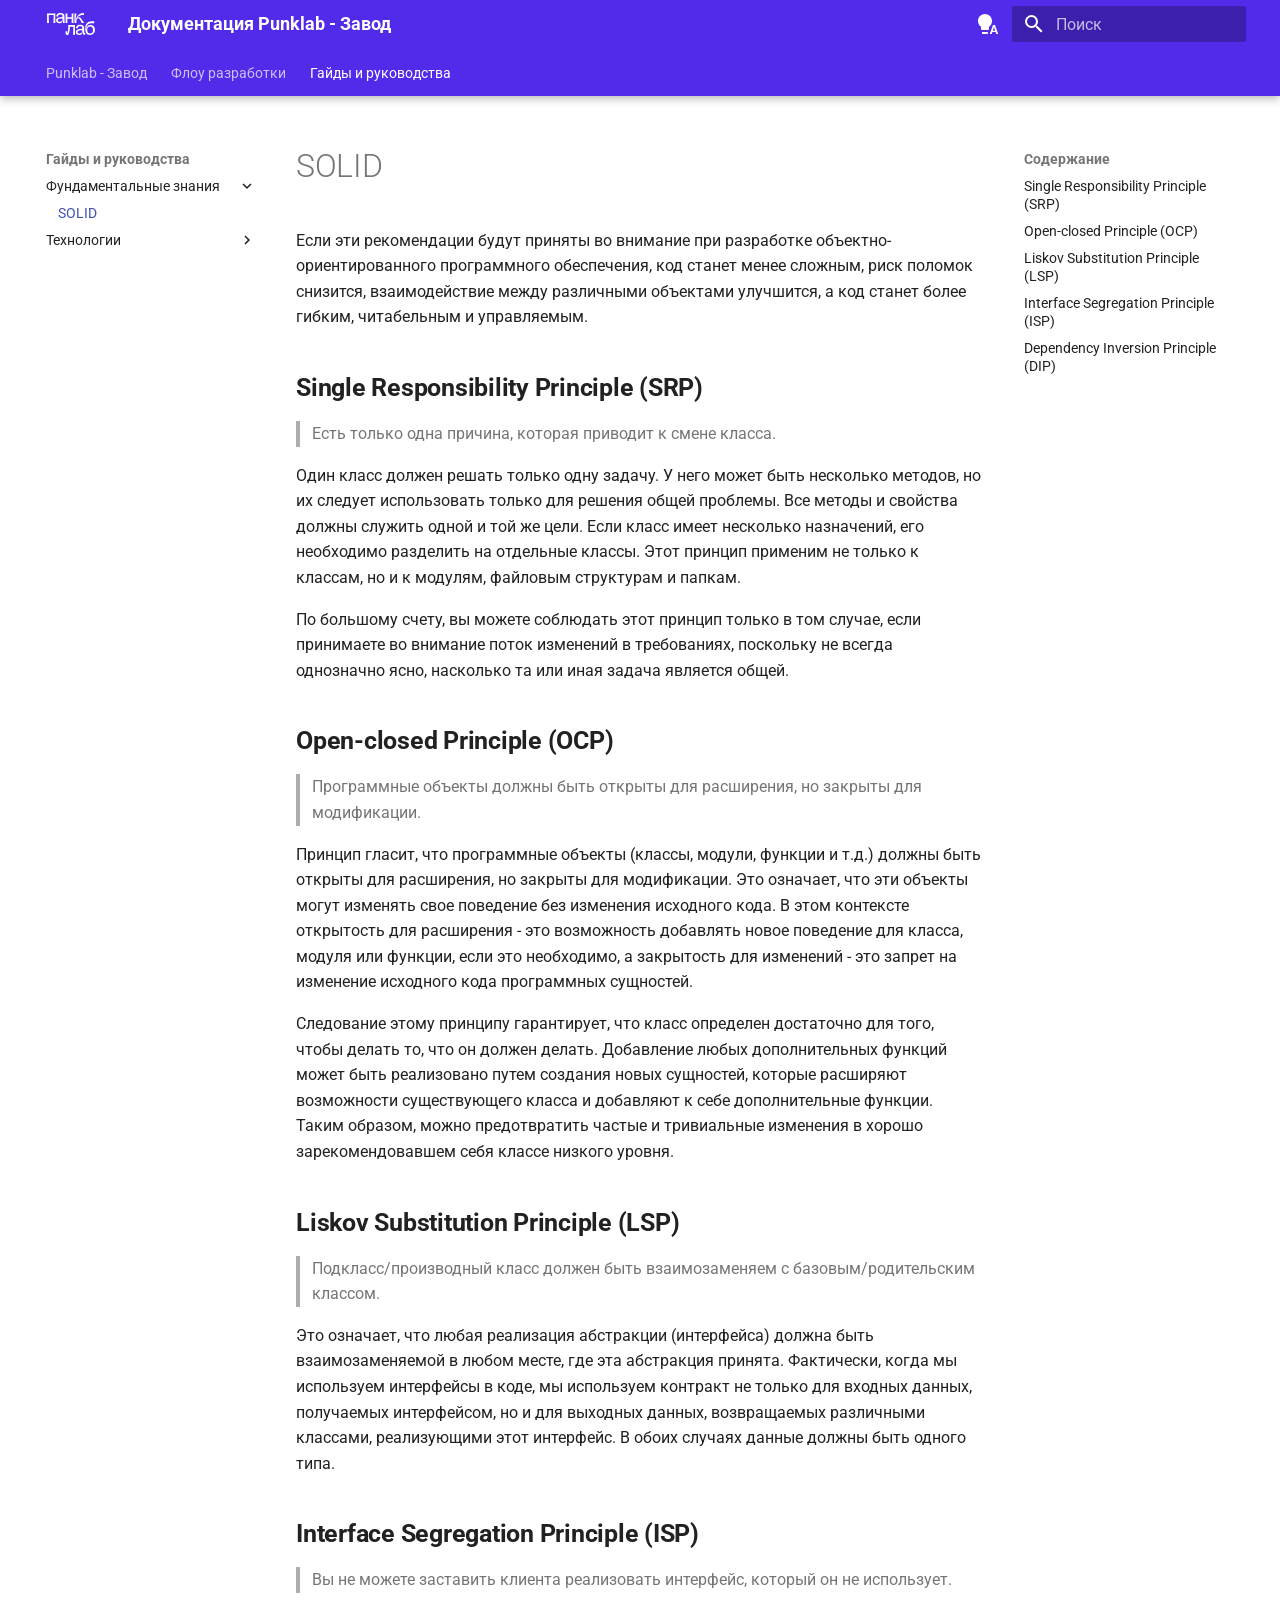
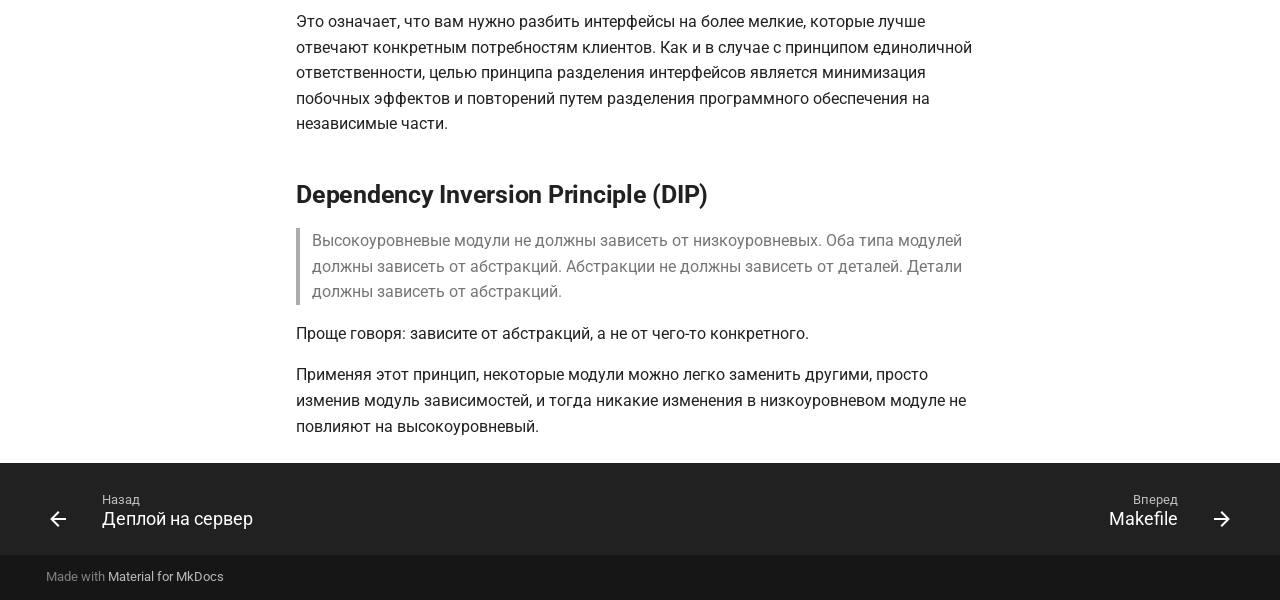
<file: guides/fundamental/solid/index.html>
<!doctype html>
<html lang="ru" class="no-js">
  <head>
    
      <meta charset="utf-8">
      <meta name="viewport" content="width=device-width,initial-scale=1">
      
      
      
        <link rel="canonical" href="https://mydomain.org/guides/fundamental/solid/">
      
      
        <link rel="prev" href="../../../development_flow/deploy/">
      
      
        <link rel="next" href="../../technologies/makefile/">
      
      
      <link rel="icon" href="../../../static/img/favicon.jpeg">
      <meta name="generator" content="mkdocs-1.6.1, mkdocs-material-9.5.44">
    
    
      
        <title>SOLID - Документация Punklab - Завод</title>
      
    
    
      <link rel="stylesheet" href="../../../assets/stylesheets/main.0253249f.min.css">
      
        
        <link rel="stylesheet" href="../../../assets/stylesheets/palette.06af60db.min.css">
      
      


    
    
      
    
    
      
        
        
        <link rel="preconnect" href="https://fonts.gstatic.com" crossorigin>
        <link rel="stylesheet" href="https://fonts.googleapis.com/css?family=Roboto:300,300i,400,400i,700,700i%7CRoboto+Mono:400,400i,700,700i&display=fallback">
        <style>:root{--md-text-font:"Roboto";--md-code-font:"Roboto Mono"}</style>
      
    
    
      <link rel="stylesheet" href="../../../static/css/extra.css">
    
    <script>__md_scope=new URL("../../..",location),__md_hash=e=>[...e].reduce(((e,_)=>(e<<5)-e+_.charCodeAt(0)),0),__md_get=(e,_=localStorage,t=__md_scope)=>JSON.parse(_.getItem(t.pathname+"."+e)),__md_set=(e,_,t=localStorage,a=__md_scope)=>{try{t.setItem(a.pathname+"."+e,JSON.stringify(_))}catch(e){}}</script>
    
      

    
    
    
  </head>
  
  
    
    
      
    
    
    
    
    <body dir="ltr" data-md-color-scheme="default" data-md-color-primary="indigo" data-md-color-accent="indigo">
  
    
    <input class="md-toggle" data-md-toggle="drawer" type="checkbox" id="__drawer" autocomplete="off">
    <input class="md-toggle" data-md-toggle="search" type="checkbox" id="__search" autocomplete="off">
    <label class="md-overlay" for="__drawer"></label>
    <div data-md-component="skip">
      
        
        <a href="#solid" class="md-skip">
          Перейти к содержанию
        </a>
      
    </div>
    <div data-md-component="announce">
      
    </div>
    
    
      

  

<header class="md-header md-header--shadow md-header--lifted" data-md-component="header">
  <nav class="md-header__inner md-grid" aria-label="Верхний колонтитул">
    <a href="../../.." title="Документация Punklab - Завод" class="md-header__button md-logo" aria-label="Документация Punklab - Завод" data-md-component="logo">
      
  <img src="../../../static/img/logo-panklab.svg" alt="logo">

    </a>
    <label class="md-header__button md-icon" for="__drawer">
      
      <svg xmlns="http://www.w3.org/2000/svg" viewBox="0 0 24 24"><path d="M3 6h18v2H3zm0 5h18v2H3zm0 5h18v2H3z"/></svg>
    </label>
    <div class="md-header__title" data-md-component="header-title">
      <div class="md-header__ellipsis">
        <div class="md-header__topic">
          <span class="md-ellipsis">
            Документация Punklab - Завод
          </span>
        </div>
        <div class="md-header__topic" data-md-component="header-topic">
          <span class="md-ellipsis">
            
              SOLID
            
          </span>
        </div>
      </div>
    </div>
    
      
        <form class="md-header__option" data-md-component="palette">
  
    
    
    
    <input class="md-option" data-md-color-media="(prefers-color-scheme)" data-md-color-scheme="default" data-md-color-primary="indigo" data-md-color-accent="indigo"  aria-label="Переключиться на светлую тему"  type="radio" name="__palette" id="__palette_0">
    
      <label class="md-header__button md-icon" title="Переключиться на светлую тему" for="__palette_1" hidden>
        <svg xmlns="http://www.w3.org/2000/svg" viewBox="0 0 24 24"><path d="M9 2C5.13 2 2 5.13 2 9c0 2.38 1.19 4.47 3 5.74V17c0 .55.45 1 1 1h6c.55 0 1-.45 1-1v-2.26c1.81-1.27 3-3.36 3-5.74 0-3.87-3.13-7-7-7M6 21c0 .55.45 1 1 1h4c.55 0 1-.45 1-1v-1H6zm13-8h-2l-3.2 9h1.9l.7-2h3.2l.7 2h1.9zm-2.15 5.65L18 15l1.15 3.65z"/></svg>
      </label>
    
  
    
    
    
    <input class="md-option" data-md-color-media="(prefers-color-scheme: light)" data-md-color-scheme="punklab" data-md-color-primary="indigo" data-md-color-accent="indigo"  aria-label="Переключиться на темную тему"  type="radio" name="__palette" id="__palette_1">
    
      <label class="md-header__button md-icon" title="Переключиться на темную тему" for="__palette_2" hidden>
        <svg xmlns="http://www.w3.org/2000/svg" viewBox="0 0 24 24"><path d="M12 2a7 7 0 0 0-7 7c0 2.38 1.19 4.47 3 5.74V17a1 1 0 0 0 1 1h6a1 1 0 0 0 1-1v-2.26c1.81-1.27 3-3.36 3-5.74a7 7 0 0 0-7-7M9 21a1 1 0 0 0 1 1h4a1 1 0 0 0 1-1v-1H9z"/></svg>
      </label>
    
  
    
    
    
    <input class="md-option" data-md-color-media="(prefers-color-scheme: dark)" data-md-color-scheme="slate" data-md-color-primary="indigo" data-md-color-accent="indigo"  aria-label="Переключиться на тему системы"  type="radio" name="__palette" id="__palette_2">
    
      <label class="md-header__button md-icon" title="Переключиться на тему системы" for="__palette_0" hidden>
        <svg xmlns="http://www.w3.org/2000/svg" viewBox="0 0 24 24"><path d="M12 2a7 7 0 0 1 7 7c0 2.38-1.19 4.47-3 5.74V17a1 1 0 0 1-1 1H9a1 1 0 0 1-1-1v-2.26C6.19 13.47 5 11.38 5 9a7 7 0 0 1 7-7M9 21v-1h6v1a1 1 0 0 1-1 1h-4a1 1 0 0 1-1-1m3-17a5 5 0 0 0-5 5c0 2.05 1.23 3.81 3 4.58V16h4v-2.42c1.77-.77 3-2.53 3-4.58a5 5 0 0 0-5-5"/></svg>
      </label>
    
  
</form>
      
    
    
      <script>var palette=__md_get("__palette");if(palette&&palette.color){if("(prefers-color-scheme)"===palette.color.media){var media=matchMedia("(prefers-color-scheme: light)"),input=document.querySelector(media.matches?"[data-md-color-media='(prefers-color-scheme: light)']":"[data-md-color-media='(prefers-color-scheme: dark)']");palette.color.media=input.getAttribute("data-md-color-media"),palette.color.scheme=input.getAttribute("data-md-color-scheme"),palette.color.primary=input.getAttribute("data-md-color-primary"),palette.color.accent=input.getAttribute("data-md-color-accent")}for(var[key,value]of Object.entries(palette.color))document.body.setAttribute("data-md-color-"+key,value)}</script>
    
    
    
      <label class="md-header__button md-icon" for="__search">
        
        <svg xmlns="http://www.w3.org/2000/svg" viewBox="0 0 24 24"><path d="M9.5 3A6.5 6.5 0 0 1 16 9.5c0 1.61-.59 3.09-1.56 4.23l.27.27h.79l5 5-1.5 1.5-5-5v-.79l-.27-.27A6.52 6.52 0 0 1 9.5 16 6.5 6.5 0 0 1 3 9.5 6.5 6.5 0 0 1 9.5 3m0 2C7 5 5 7 5 9.5S7 14 9.5 14 14 12 14 9.5 12 5 9.5 5"/></svg>
      </label>
      <div class="md-search" data-md-component="search" role="dialog">
  <label class="md-search__overlay" for="__search"></label>
  <div class="md-search__inner" role="search">
    <form class="md-search__form" name="search">
      <input type="text" class="md-search__input" name="query" aria-label="Поиск" placeholder="Поиск" autocapitalize="off" autocorrect="off" autocomplete="off" spellcheck="false" data-md-component="search-query" required>
      <label class="md-search__icon md-icon" for="__search">
        
        <svg xmlns="http://www.w3.org/2000/svg" viewBox="0 0 24 24"><path d="M9.5 3A6.5 6.5 0 0 1 16 9.5c0 1.61-.59 3.09-1.56 4.23l.27.27h.79l5 5-1.5 1.5-5-5v-.79l-.27-.27A6.52 6.52 0 0 1 9.5 16 6.5 6.5 0 0 1 3 9.5 6.5 6.5 0 0 1 9.5 3m0 2C7 5 5 7 5 9.5S7 14 9.5 14 14 12 14 9.5 12 5 9.5 5"/></svg>
        
        <svg xmlns="http://www.w3.org/2000/svg" viewBox="0 0 24 24"><path d="M20 11v2H8l5.5 5.5-1.42 1.42L4.16 12l7.92-7.92L13.5 5.5 8 11z"/></svg>
      </label>
      <nav class="md-search__options" aria-label="Поиск">
        
          <a href="javascript:void(0)" class="md-search__icon md-icon" title="Поделиться" aria-label="Поделиться" data-clipboard data-clipboard-text="" data-md-component="search-share" tabindex="-1">
            
            <svg xmlns="http://www.w3.org/2000/svg" viewBox="0 0 24 24"><path d="M18 16.08c-.76 0-1.44.3-1.96.77L8.91 12.7c.05-.23.09-.46.09-.7s-.04-.47-.09-.7l7.05-4.11c.54.5 1.25.81 2.04.81a3 3 0 0 0 3-3 3 3 0 0 0-3-3 3 3 0 0 0-3 3c0 .24.04.47.09.7L8.04 9.81C7.5 9.31 6.79 9 6 9a3 3 0 0 0-3 3 3 3 0 0 0 3 3c.79 0 1.5-.31 2.04-.81l7.12 4.15c-.05.21-.08.43-.08.66 0 1.61 1.31 2.91 2.92 2.91s2.92-1.3 2.92-2.91A2.92 2.92 0 0 0 18 16.08"/></svg>
          </a>
        
        <button type="reset" class="md-search__icon md-icon" title="Очистить" aria-label="Очистить" tabindex="-1">
          
          <svg xmlns="http://www.w3.org/2000/svg" viewBox="0 0 24 24"><path d="M19 6.41 17.59 5 12 10.59 6.41 5 5 6.41 10.59 12 5 17.59 6.41 19 12 13.41 17.59 19 19 17.59 13.41 12z"/></svg>
        </button>
      </nav>
      
        <div class="md-search__suggest" data-md-component="search-suggest"></div>
      
    </form>
    <div class="md-search__output">
      <div class="md-search__scrollwrap" tabindex="0" data-md-scrollfix>
        <div class="md-search-result" data-md-component="search-result">
          <div class="md-search-result__meta">
            Инициализация поиска
          </div>
          <ol class="md-search-result__list" role="presentation"></ol>
        </div>
      </div>
    </div>
  </div>
</div>
    
    
  </nav>
  
    
      
<nav class="md-tabs" aria-label="Вкладки" data-md-component="tabs">
  <div class="md-grid">
    <ul class="md-tabs__list">
      
        
  
  
  
    <li class="md-tabs__item">
      <a href="../../.." class="md-tabs__link">
        
  
    
  
  Punklab - Завод

      </a>
    </li>
  

      
        
  
  
  
    
    
      <li class="md-tabs__item">
        <a href="../../../development_flow/" class="md-tabs__link">
          
  
    
  
  Флоу разработки

        </a>
      </li>
    
  

      
        
  
  
    
  
  
    
    
      
  
  
    
  
  
    
    
      <li class="md-tabs__item md-tabs__item--active">
        <a href="./" class="md-tabs__link">
          
  
    
  
  Гайды и руководства

        </a>
      </li>
    
  

    
  

      
    </ul>
  </div>
</nav>
    
  
</header>
    
    <div class="md-container" data-md-component="container">
      
      
        
      
      <main class="md-main" data-md-component="main">
        <div class="md-main__inner md-grid">
          
            
              
              <div class="md-sidebar md-sidebar--primary" data-md-component="sidebar" data-md-type="navigation" >
                <div class="md-sidebar__scrollwrap">
                  <div class="md-sidebar__inner">
                    


  


<nav class="md-nav md-nav--primary md-nav--lifted" aria-label="Навигация" data-md-level="0">
  <label class="md-nav__title" for="__drawer">
    <a href="../../.." title="Документация Punklab - Завод" class="md-nav__button md-logo" aria-label="Документация Punklab - Завод" data-md-component="logo">
      
  <img src="../../../static/img/logo-panklab.svg" alt="logo">

    </a>
    Документация Punklab - Завод
  </label>
  
  <ul class="md-nav__list" data-md-scrollfix>
    
      
      
  
  
  
  
    <li class="md-nav__item">
      <a href="../../.." class="md-nav__link">
        
  
  <span class="md-ellipsis">
    Punklab - Завод
  </span>
  

      </a>
    </li>
  

    
      
      
  
  
  
  
    
    
      
        
          
        
      
        
      
        
      
        
      
        
      
    
    
      
      
    
    
    <li class="md-nav__item md-nav__item--nested">
      
        
        
        <input class="md-nav__toggle md-toggle " type="checkbox" id="__nav_2" >
        
          
          
          <div class="md-nav__link md-nav__container">
            <a href="../../../development_flow/" class="md-nav__link ">
              
  
  <span class="md-ellipsis">
    Флоу разработки
  </span>
  

            </a>
            
              
              <label class="md-nav__link " for="__nav_2" id="__nav_2_label" tabindex="0">
                <span class="md-nav__icon md-icon"></span>
              </label>
            
          </div>
        
        <nav class="md-nav" data-md-level="1" aria-labelledby="__nav_2_label" aria-expanded="false">
          <label class="md-nav__title" for="__nav_2">
            <span class="md-nav__icon md-icon"></span>
            Флоу разработки
          </label>
          <ul class="md-nav__list" data-md-scrollfix>
            
              
            
              
                
  
  
  
  
    <li class="md-nav__item">
      <a href="../../../development_flow/system_design/" class="md-nav__link">
        
  
  <span class="md-ellipsis">
    Системный дизайн
  </span>
  

      </a>
    </li>
  

              
            
              
                
  
  
  
  
    <li class="md-nav__item">
      <a href="../../../development_flow/development/" class="md-nav__link">
        
  
  <span class="md-ellipsis">
    Внесение изменений
  </span>
  

      </a>
    </li>
  

              
            
              
                
  
  
  
  
    <li class="md-nav__item">
      <a href="../../../development_flow/technical_documentation/" class="md-nav__link">
        
  
  <span class="md-ellipsis">
    Техническая документация
  </span>
  

      </a>
    </li>
  

              
            
              
                
  
  
  
  
    <li class="md-nav__item">
      <a href="../../../development_flow/deploy/" class="md-nav__link">
        
  
  <span class="md-ellipsis">
    Деплой на сервер
  </span>
  

      </a>
    </li>
  

              
            
          </ul>
        </nav>
      
    </li>
  

    
      
      
  
  
    
  
  
  
    
    
      
        
      
        
      
    
    
      
        
        
      
      
    
    
    <li class="md-nav__item md-nav__item--active md-nav__item--section md-nav__item--nested">
      
        
        
        <input class="md-nav__toggle md-toggle " type="checkbox" id="__nav_3" checked>
        
          
          <label class="md-nav__link" for="__nav_3" id="__nav_3_label" tabindex="">
            
  
  <span class="md-ellipsis">
    Гайды и руководства
  </span>
  

            <span class="md-nav__icon md-icon"></span>
          </label>
        
        <nav class="md-nav" data-md-level="1" aria-labelledby="__nav_3_label" aria-expanded="true">
          <label class="md-nav__title" for="__nav_3">
            <span class="md-nav__icon md-icon"></span>
            Гайды и руководства
          </label>
          <ul class="md-nav__list" data-md-scrollfix>
            
              
                
  
  
    
  
  
  
    
    
      
        
      
    
    
      
      
    
    
    <li class="md-nav__item md-nav__item--active md-nav__item--nested">
      
        
        
        <input class="md-nav__toggle md-toggle " type="checkbox" id="__nav_3_1" checked>
        
          
          <label class="md-nav__link" for="__nav_3_1" id="__nav_3_1_label" tabindex="0">
            
  
  <span class="md-ellipsis">
    Фундаментальные знания
  </span>
  

            <span class="md-nav__icon md-icon"></span>
          </label>
        
        <nav class="md-nav" data-md-level="2" aria-labelledby="__nav_3_1_label" aria-expanded="true">
          <label class="md-nav__title" for="__nav_3_1">
            <span class="md-nav__icon md-icon"></span>
            Фундаментальные знания
          </label>
          <ul class="md-nav__list" data-md-scrollfix>
            
              
                
  
  
    
  
  
  
    <li class="md-nav__item md-nav__item--active">
      
      <input class="md-nav__toggle md-toggle" type="checkbox" id="__toc">
      
      
        
      
      
        <label class="md-nav__link md-nav__link--active" for="__toc">
          
  
  <span class="md-ellipsis">
    SOLID
  </span>
  

          <span class="md-nav__icon md-icon"></span>
        </label>
      
      <a href="./" class="md-nav__link md-nav__link--active">
        
  
  <span class="md-ellipsis">
    SOLID
  </span>
  

      </a>
      
        

<nav class="md-nav md-nav--secondary" aria-label="Содержание">
  
  
  
    
  
  
    <label class="md-nav__title" for="__toc">
      <span class="md-nav__icon md-icon"></span>
      Содержание
    </label>
    <ul class="md-nav__list" data-md-component="toc" data-md-scrollfix>
      
        <li class="md-nav__item">
  <a href="#single-responsibility-principle-srp" class="md-nav__link">
    <span class="md-ellipsis">
      Single Responsibility Principle (SRP)
    </span>
  </a>
  
</li>
      
        <li class="md-nav__item">
  <a href="#open-closed-principle-ocp" class="md-nav__link">
    <span class="md-ellipsis">
      Open-closed Principle (OCP)
    </span>
  </a>
  
</li>
      
        <li class="md-nav__item">
  <a href="#liskov-substitution-principle-lsp" class="md-nav__link">
    <span class="md-ellipsis">
      Liskov Substitution Principle (LSP)
    </span>
  </a>
  
</li>
      
        <li class="md-nav__item">
  <a href="#interface-segregation-principle-isp" class="md-nav__link">
    <span class="md-ellipsis">
      Interface Segregation Principle (ISP)
    </span>
  </a>
  
</li>
      
        <li class="md-nav__item">
  <a href="#dependency-inversion-principle-dip" class="md-nav__link">
    <span class="md-ellipsis">
      Dependency Inversion Principle (DIP)
    </span>
  </a>
  
</li>
      
    </ul>
  
</nav>
      
    </li>
  

              
            
          </ul>
        </nav>
      
    </li>
  

              
            
              
                
  
  
  
  
    
    
      
        
      
    
    
      
      
    
    
    <li class="md-nav__item md-nav__item--nested">
      
        
        
        <input class="md-nav__toggle md-toggle " type="checkbox" id="__nav_3_2" >
        
          
          <label class="md-nav__link" for="__nav_3_2" id="__nav_3_2_label" tabindex="0">
            
  
  <span class="md-ellipsis">
    Технологии
  </span>
  

            <span class="md-nav__icon md-icon"></span>
          </label>
        
        <nav class="md-nav" data-md-level="2" aria-labelledby="__nav_3_2_label" aria-expanded="false">
          <label class="md-nav__title" for="__nav_3_2">
            <span class="md-nav__icon md-icon"></span>
            Технологии
          </label>
          <ul class="md-nav__list" data-md-scrollfix>
            
              
                
  
  
  
  
    <li class="md-nav__item">
      <a href="../../technologies/makefile/" class="md-nav__link">
        
  
  <span class="md-ellipsis">
    Makefile
  </span>
  

      </a>
    </li>
  

              
            
          </ul>
        </nav>
      
    </li>
  

              
            
          </ul>
        </nav>
      
    </li>
  

    
  </ul>
</nav>
                  </div>
                </div>
              </div>
            
            
              
              <div class="md-sidebar md-sidebar--secondary" data-md-component="sidebar" data-md-type="toc" >
                <div class="md-sidebar__scrollwrap">
                  <div class="md-sidebar__inner">
                    

<nav class="md-nav md-nav--secondary" aria-label="Содержание">
  
  
  
    
  
  
    <label class="md-nav__title" for="__toc">
      <span class="md-nav__icon md-icon"></span>
      Содержание
    </label>
    <ul class="md-nav__list" data-md-component="toc" data-md-scrollfix>
      
        <li class="md-nav__item">
  <a href="#single-responsibility-principle-srp" class="md-nav__link">
    <span class="md-ellipsis">
      Single Responsibility Principle (SRP)
    </span>
  </a>
  
</li>
      
        <li class="md-nav__item">
  <a href="#open-closed-principle-ocp" class="md-nav__link">
    <span class="md-ellipsis">
      Open-closed Principle (OCP)
    </span>
  </a>
  
</li>
      
        <li class="md-nav__item">
  <a href="#liskov-substitution-principle-lsp" class="md-nav__link">
    <span class="md-ellipsis">
      Liskov Substitution Principle (LSP)
    </span>
  </a>
  
</li>
      
        <li class="md-nav__item">
  <a href="#interface-segregation-principle-isp" class="md-nav__link">
    <span class="md-ellipsis">
      Interface Segregation Principle (ISP)
    </span>
  </a>
  
</li>
      
        <li class="md-nav__item">
  <a href="#dependency-inversion-principle-dip" class="md-nav__link">
    <span class="md-ellipsis">
      Dependency Inversion Principle (DIP)
    </span>
  </a>
  
</li>
      
    </ul>
  
</nav>
                  </div>
                </div>
              </div>
            
          
          
            <div class="md-content" data-md-component="content">
              <article class="md-content__inner md-typeset">
                
                  


<h1 id="solid">SOLID<a class="headerlink" href="#solid" title="Permanent link">&para;</a></h1>
<p>Если эти рекомендации будут приняты во внимание при разработке объектно-ориентированного программного обеспечения, код станет менее сложным, риск поломок снизится, взаимодействие между различными объектами улучшится, а код станет более гибким, читабельным и управляемым.</p>
<h2 id="single-responsibility-principle-srp"><strong>Single Responsibility Principle (SRP)</strong><a class="headerlink" href="#single-responsibility-principle-srp" title="Permanent link">&para;</a></h2>
<blockquote>
<p>Есть только одна причина, которая приводит к смене класса.
</p>
</blockquote>
<p>Один класс должен решать только одну задачу. У него может быть несколько методов, но их следует использовать только для решения общей проблемы. Все методы и свойства должны служить одной и той же цели. Если класс имеет несколько назначений, его необходимо разделить на отдельные классы. Этот принцип применим не только к классам, но и к модулям, файловым структурам и папкам.</p>
<p>По большому счету, вы можете соблюдать этот принцип только в том случае, если принимаете во внимание поток изменений в требованиях, поскольку не всегда однозначно ясно, насколько та или иная задача является общей.</p>
<h2 id="open-closed-principle-ocp"><strong>Open-closed Principle (OCP)</strong><a class="headerlink" href="#open-closed-principle-ocp" title="Permanent link">&para;</a></h2>
<blockquote>
<p>Программные объекты должны быть открыты для расширения, но закрыты для модификации.
</p>
</blockquote>
<p>Принцип гласит, что программные объекты (классы, модули, функции и т.д.) должны быть открыты для расширения, но закрыты для модификации. Это означает, что эти объекты могут изменять свое поведение без изменения исходного кода.
В этом контексте открытость для расширения - это возможность добавлять новое поведение для класса, модуля или функции, если это необходимо, а закрытость для изменений - это запрет на изменение исходного кода программных сущностей.</p>
<p>Следование этому принципу гарантирует, что класс определен достаточно для того, чтобы делать то, что он должен делать. Добавление любых дополнительных функций может быть реализовано путем создания новых сущностей, которые расширяют возможности существующего класса и добавляют к себе дополнительные функции. Таким образом, можно предотвратить частые и тривиальные изменения в хорошо зарекомендовавшем себя классе низкого уровня.</p>
<h2 id="liskov-substitution-principle-lsp"><strong>Liskov Substitution Principle (LSP)</strong><a class="headerlink" href="#liskov-substitution-principle-lsp" title="Permanent link">&para;</a></h2>
<blockquote>
<p>Подкласс/производный класс должен быть взаимозаменяем с базовым/родительским классом.
</p>
</blockquote>
<p>Это означает, что любая реализация абстракции (интерфейса) должна быть взаимозаменяемой в любом месте, где эта абстракция принята. Фактически, когда мы используем интерфейсы в коде, мы используем контракт не только для входных данных, получаемых интерфейсом, но и для выходных данных, возвращаемых различными классами, реализующими этот интерфейс. В обоих случаях данные должны быть одного типа.</p>
<h2 id="interface-segregation-principle-isp"><strong>Interface Segregation Principle (ISP)</strong><a class="headerlink" href="#interface-segregation-principle-isp" title="Permanent link">&para;</a></h2>
<blockquote>
<p>Вы не можете заставить клиента реализовать интерфейс, который он не использует.
</p>
</blockquote>
<p>Это означает, что вам нужно разбить интерфейсы на более мелкие, которые лучше отвечают конкретным потребностям клиентов.
Как и в случае с принципом единоличной ответственности, целью принципа разделения интерфейсов является минимизация побочных эффектов и повторений путем разделения программного обеспечения на независимые части.</p>
<h2 id="dependency-inversion-principle-dip"><strong>Dependency Inversion Principle (DIP)</strong><a class="headerlink" href="#dependency-inversion-principle-dip" title="Permanent link">&para;</a></h2>
<blockquote>
<p>Высокоуровневые модули не должны зависеть от низкоуровневых. Оба типа модулей должны зависеть от абстракций. Абстракции не должны зависеть от деталей. Детали должны зависеть от абстракций.
</p>
</blockquote>
<p>Проще говоря: зависите от абстракций, а не от чего-то конкретного.</p>
<p>Применяя этот принцип, некоторые модули можно легко заменить другими, просто изменив модуль зависимостей, и тогда никакие изменения в низкоуровневом модуле не повлияют на высокоуровневый.</p>












                
              </article>
            </div>
          
          
  <script>var tabs=__md_get("__tabs");if(Array.isArray(tabs))e:for(var set of document.querySelectorAll(".tabbed-set")){var labels=set.querySelector(".tabbed-labels");for(var tab of tabs)for(var label of labels.getElementsByTagName("label"))if(label.innerText.trim()===tab){var input=document.getElementById(label.htmlFor);input.checked=!0;continue e}}</script>

<script>var target=document.getElementById(location.hash.slice(1));target&&target.name&&(target.checked=target.name.startsWith("__tabbed_"))</script>
        </div>
        
          <button type="button" class="md-top md-icon" data-md-component="top" hidden>
  
  <svg xmlns="http://www.w3.org/2000/svg" viewBox="0 0 24 24"><path d="M13 20h-2V8l-5.5 5.5-1.42-1.42L12 4.16l7.92 7.92-1.42 1.42L13 8z"/></svg>
  К началу
</button>
        
      </main>
      
        <footer class="md-footer">
  
    
      
      <nav class="md-footer__inner md-grid" aria-label="Нижний колонтитул" >
        
          
          <a href="../../../development_flow/deploy/" class="md-footer__link md-footer__link--prev" aria-label="Назад: Деплой на сервер">
            <div class="md-footer__button md-icon">
              
              <svg xmlns="http://www.w3.org/2000/svg" viewBox="0 0 24 24"><path d="M20 11v2H8l5.5 5.5-1.42 1.42L4.16 12l7.92-7.92L13.5 5.5 8 11z"/></svg>
            </div>
            <div class="md-footer__title">
              <span class="md-footer__direction">
                Назад
              </span>
              <div class="md-ellipsis">
                Деплой на сервер
              </div>
            </div>
          </a>
        
        
          
          <a href="../../technologies/makefile/" class="md-footer__link md-footer__link--next" aria-label="Вперед: Makefile">
            <div class="md-footer__title">
              <span class="md-footer__direction">
                Вперед
              </span>
              <div class="md-ellipsis">
                Makefile
              </div>
            </div>
            <div class="md-footer__button md-icon">
              
              <svg xmlns="http://www.w3.org/2000/svg" viewBox="0 0 24 24"><path d="M4 11v2h12l-5.5 5.5 1.42 1.42L19.84 12l-7.92-7.92L10.5 5.5 16 11z"/></svg>
            </div>
          </a>
        
      </nav>
    
  
  <div class="md-footer-meta md-typeset">
    <div class="md-footer-meta__inner md-grid">
      <div class="md-copyright">
  
  
    Made with
    <a href="https://squidfunk.github.io/mkdocs-material/" target="_blank" rel="noopener">
      Material for MkDocs
    </a>
  
</div>
      
    </div>
  </div>
</footer>
      
    </div>
    <div class="md-dialog" data-md-component="dialog">
      <div class="md-dialog__inner md-typeset"></div>
    </div>
    
      <div class="md-progress" data-md-component="progress" role="progressbar"></div>
    
    
    <script id="__config" type="application/json">{"base": "../../..", "features": ["content.code.annotate", "content.code.copy", "content.footnote.tooltips", "content.tabs.link", "content.tooltips", "navigation.footer", "navigation.indexes", "navigation.instant", "navigation.instant.prefetch", "navigation.instant.progress", "navigation.tabs", "navigation.tabs.sticky", "navigation.top", "navigation.tracking", "search.highlight", "search.share", "search.suggest", "toc.follow"], "search": "../../../assets/javascripts/workers/search.6ce7567c.min.js", "translations": {"clipboard.copied": "\u0421\u043a\u043e\u043f\u0438\u0440\u043e\u0432\u0430\u043d\u043e \u0432 \u0431\u0443\u0444\u0435\u0440", "clipboard.copy": "\u041a\u043e\u043f\u0438\u0440\u043e\u0432\u0430\u0442\u044c \u0432 \u0431\u0443\u0444\u0435\u0440", "search.result.more.one": "\u0415\u0449\u0451 1 \u043d\u0430 \u044d\u0442\u043e\u0439 \u0441\u0442\u0440\u0430\u043d\u0438\u0446\u0435", "search.result.more.other": "\u0415\u0449\u0451 # \u043d\u0430 \u044d\u0442\u043e\u0439 \u0441\u0442\u0440\u0430\u043d\u0438\u0446\u0435", "search.result.none": "\u0421\u043e\u0432\u043f\u0430\u0434\u0435\u043d\u0438\u0439 \u043d\u0435 \u043d\u0430\u0439\u0434\u0435\u043d\u043e", "search.result.one": "\u041d\u0430\u0439\u0434\u0435\u043d\u043e 1 \u0441\u043e\u0432\u043f\u0430\u0434\u0435\u043d\u0438\u0435", "search.result.other": "\u041d\u0430\u0439\u0434\u0435\u043d\u043e \u0441\u043e\u0432\u043f\u0430\u0434\u0435\u043d\u0438\u0439: #", "search.result.placeholder": "\u041d\u0430\u0447\u043d\u0438\u0442\u0435 \u043f\u0435\u0447\u0430\u0442\u0430\u0442\u044c \u0434\u043b\u044f \u043f\u043e\u0438\u0441\u043a\u0430", "search.result.term.missing": "\u041e\u0442\u0441\u0443\u0442\u0441\u0442\u0432\u0443\u0435\u0442", "select.version": "\u0412\u044b\u0431\u0435\u0440\u0438\u0442\u0435 \u0432\u0435\u0440\u0441\u0438\u044e"}}</script>
    
    
      <script src="../../../assets/javascripts/bundle.83f73b43.min.js"></script>
      
    
  </body>
</html>
</file>
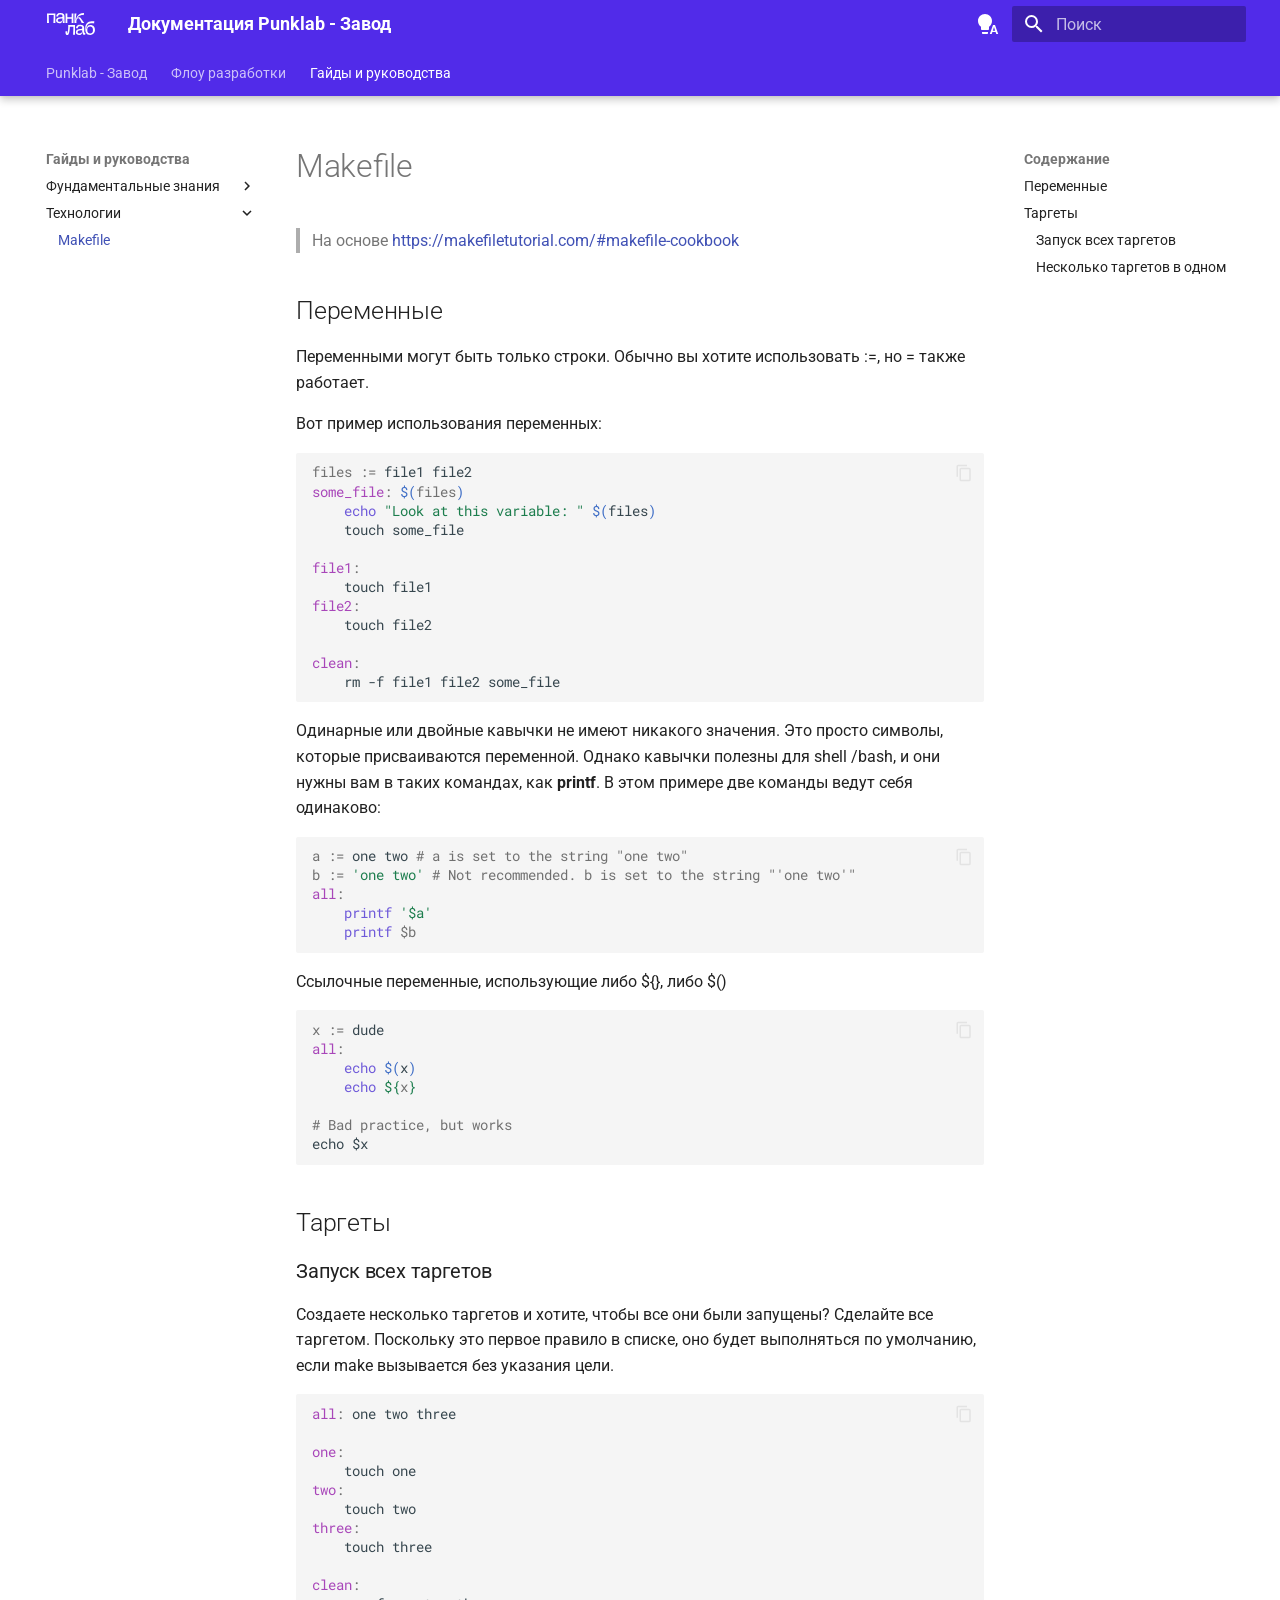
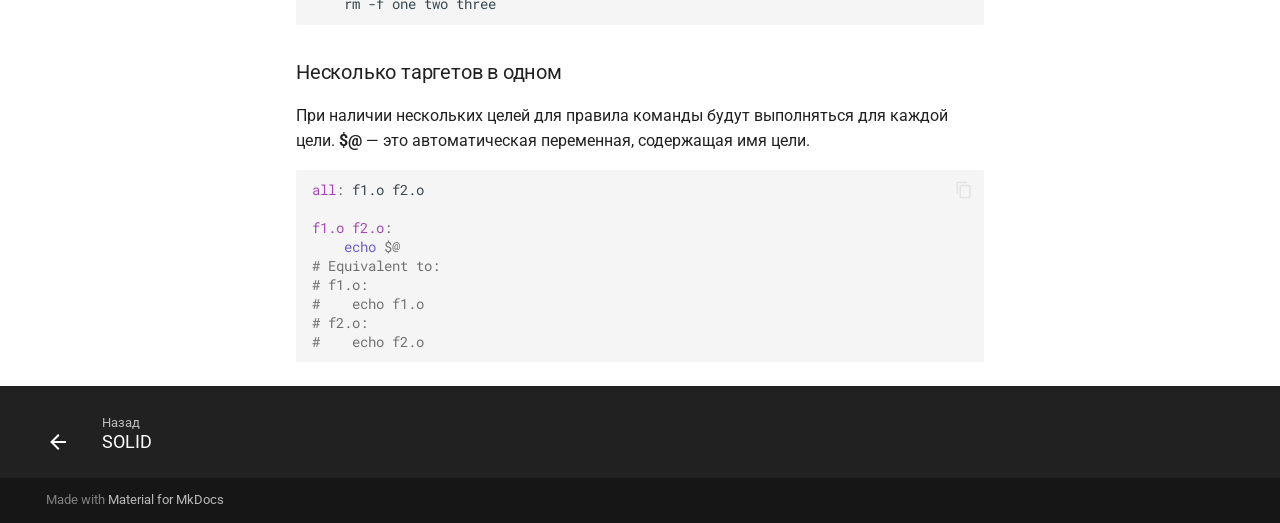
<file: guides/technologies/makefile/index.html>
<!doctype html>
<html lang="ru" class="no-js">
  <head>
    
      <meta charset="utf-8">
      <meta name="viewport" content="width=device-width,initial-scale=1">
      
      
      
        <link rel="canonical" href="https://mydomain.org/guides/technologies/makefile/">
      
      
        <link rel="prev" href="../../fundamental/solid/">
      
      
      
      <link rel="icon" href="../../../static/img/favicon.jpeg">
      <meta name="generator" content="mkdocs-1.6.1, mkdocs-material-9.5.44">
    
    
      
        <title>Makefile - Документация Punklab - Завод</title>
      
    
    
      <link rel="stylesheet" href="../../../assets/stylesheets/main.0253249f.min.css">
      
        
        <link rel="stylesheet" href="../../../assets/stylesheets/palette.06af60db.min.css">
      
      


    
    
      
    
    
      
        
        
        <link rel="preconnect" href="https://fonts.gstatic.com" crossorigin>
        <link rel="stylesheet" href="https://fonts.googleapis.com/css?family=Roboto:300,300i,400,400i,700,700i%7CRoboto+Mono:400,400i,700,700i&display=fallback">
        <style>:root{--md-text-font:"Roboto";--md-code-font:"Roboto Mono"}</style>
      
    
    
      <link rel="stylesheet" href="../../../static/css/extra.css">
    
    <script>__md_scope=new URL("../../..",location),__md_hash=e=>[...e].reduce(((e,_)=>(e<<5)-e+_.charCodeAt(0)),0),__md_get=(e,_=localStorage,t=__md_scope)=>JSON.parse(_.getItem(t.pathname+"."+e)),__md_set=(e,_,t=localStorage,a=__md_scope)=>{try{t.setItem(a.pathname+"."+e,JSON.stringify(_))}catch(e){}}</script>
    
      

    
    
    
  </head>
  
  
    
    
      
    
    
    
    
    <body dir="ltr" data-md-color-scheme="default" data-md-color-primary="indigo" data-md-color-accent="indigo">
  
    
    <input class="md-toggle" data-md-toggle="drawer" type="checkbox" id="__drawer" autocomplete="off">
    <input class="md-toggle" data-md-toggle="search" type="checkbox" id="__search" autocomplete="off">
    <label class="md-overlay" for="__drawer"></label>
    <div data-md-component="skip">
      
        
        <a href="#makefile" class="md-skip">
          Перейти к содержанию
        </a>
      
    </div>
    <div data-md-component="announce">
      
    </div>
    
    
      

  

<header class="md-header md-header--shadow md-header--lifted" data-md-component="header">
  <nav class="md-header__inner md-grid" aria-label="Верхний колонтитул">
    <a href="../../.." title="Документация Punklab - Завод" class="md-header__button md-logo" aria-label="Документация Punklab - Завод" data-md-component="logo">
      
  <img src="../../../static/img/logo-panklab.svg" alt="logo">

    </a>
    <label class="md-header__button md-icon" for="__drawer">
      
      <svg xmlns="http://www.w3.org/2000/svg" viewBox="0 0 24 24"><path d="M3 6h18v2H3zm0 5h18v2H3zm0 5h18v2H3z"/></svg>
    </label>
    <div class="md-header__title" data-md-component="header-title">
      <div class="md-header__ellipsis">
        <div class="md-header__topic">
          <span class="md-ellipsis">
            Документация Punklab - Завод
          </span>
        </div>
        <div class="md-header__topic" data-md-component="header-topic">
          <span class="md-ellipsis">
            
              Makefile
            
          </span>
        </div>
      </div>
    </div>
    
      
        <form class="md-header__option" data-md-component="palette">
  
    
    
    
    <input class="md-option" data-md-color-media="(prefers-color-scheme)" data-md-color-scheme="default" data-md-color-primary="indigo" data-md-color-accent="indigo"  aria-label="Переключиться на светлую тему"  type="radio" name="__palette" id="__palette_0">
    
      <label class="md-header__button md-icon" title="Переключиться на светлую тему" for="__palette_1" hidden>
        <svg xmlns="http://www.w3.org/2000/svg" viewBox="0 0 24 24"><path d="M9 2C5.13 2 2 5.13 2 9c0 2.38 1.19 4.47 3 5.74V17c0 .55.45 1 1 1h6c.55 0 1-.45 1-1v-2.26c1.81-1.27 3-3.36 3-5.74 0-3.87-3.13-7-7-7M6 21c0 .55.45 1 1 1h4c.55 0 1-.45 1-1v-1H6zm13-8h-2l-3.2 9h1.9l.7-2h3.2l.7 2h1.9zm-2.15 5.65L18 15l1.15 3.65z"/></svg>
      </label>
    
  
    
    
    
    <input class="md-option" data-md-color-media="(prefers-color-scheme: light)" data-md-color-scheme="punklab" data-md-color-primary="indigo" data-md-color-accent="indigo"  aria-label="Переключиться на темную тему"  type="radio" name="__palette" id="__palette_1">
    
      <label class="md-header__button md-icon" title="Переключиться на темную тему" for="__palette_2" hidden>
        <svg xmlns="http://www.w3.org/2000/svg" viewBox="0 0 24 24"><path d="M12 2a7 7 0 0 0-7 7c0 2.38 1.19 4.47 3 5.74V17a1 1 0 0 0 1 1h6a1 1 0 0 0 1-1v-2.26c1.81-1.27 3-3.36 3-5.74a7 7 0 0 0-7-7M9 21a1 1 0 0 0 1 1h4a1 1 0 0 0 1-1v-1H9z"/></svg>
      </label>
    
  
    
    
    
    <input class="md-option" data-md-color-media="(prefers-color-scheme: dark)" data-md-color-scheme="slate" data-md-color-primary="indigo" data-md-color-accent="indigo"  aria-label="Переключиться на тему системы"  type="radio" name="__palette" id="__palette_2">
    
      <label class="md-header__button md-icon" title="Переключиться на тему системы" for="__palette_0" hidden>
        <svg xmlns="http://www.w3.org/2000/svg" viewBox="0 0 24 24"><path d="M12 2a7 7 0 0 1 7 7c0 2.38-1.19 4.47-3 5.74V17a1 1 0 0 1-1 1H9a1 1 0 0 1-1-1v-2.26C6.19 13.47 5 11.38 5 9a7 7 0 0 1 7-7M9 21v-1h6v1a1 1 0 0 1-1 1h-4a1 1 0 0 1-1-1m3-17a5 5 0 0 0-5 5c0 2.05 1.23 3.81 3 4.58V16h4v-2.42c1.77-.77 3-2.53 3-4.58a5 5 0 0 0-5-5"/></svg>
      </label>
    
  
</form>
      
    
    
      <script>var palette=__md_get("__palette");if(palette&&palette.color){if("(prefers-color-scheme)"===palette.color.media){var media=matchMedia("(prefers-color-scheme: light)"),input=document.querySelector(media.matches?"[data-md-color-media='(prefers-color-scheme: light)']":"[data-md-color-media='(prefers-color-scheme: dark)']");palette.color.media=input.getAttribute("data-md-color-media"),palette.color.scheme=input.getAttribute("data-md-color-scheme"),palette.color.primary=input.getAttribute("data-md-color-primary"),palette.color.accent=input.getAttribute("data-md-color-accent")}for(var[key,value]of Object.entries(palette.color))document.body.setAttribute("data-md-color-"+key,value)}</script>
    
    
    
      <label class="md-header__button md-icon" for="__search">
        
        <svg xmlns="http://www.w3.org/2000/svg" viewBox="0 0 24 24"><path d="M9.5 3A6.5 6.5 0 0 1 16 9.5c0 1.61-.59 3.09-1.56 4.23l.27.27h.79l5 5-1.5 1.5-5-5v-.79l-.27-.27A6.52 6.52 0 0 1 9.5 16 6.5 6.5 0 0 1 3 9.5 6.5 6.5 0 0 1 9.5 3m0 2C7 5 5 7 5 9.5S7 14 9.5 14 14 12 14 9.5 12 5 9.5 5"/></svg>
      </label>
      <div class="md-search" data-md-component="search" role="dialog">
  <label class="md-search__overlay" for="__search"></label>
  <div class="md-search__inner" role="search">
    <form class="md-search__form" name="search">
      <input type="text" class="md-search__input" name="query" aria-label="Поиск" placeholder="Поиск" autocapitalize="off" autocorrect="off" autocomplete="off" spellcheck="false" data-md-component="search-query" required>
      <label class="md-search__icon md-icon" for="__search">
        
        <svg xmlns="http://www.w3.org/2000/svg" viewBox="0 0 24 24"><path d="M9.5 3A6.5 6.5 0 0 1 16 9.5c0 1.61-.59 3.09-1.56 4.23l.27.27h.79l5 5-1.5 1.5-5-5v-.79l-.27-.27A6.52 6.52 0 0 1 9.5 16 6.5 6.5 0 0 1 3 9.5 6.5 6.5 0 0 1 9.5 3m0 2C7 5 5 7 5 9.5S7 14 9.5 14 14 12 14 9.5 12 5 9.5 5"/></svg>
        
        <svg xmlns="http://www.w3.org/2000/svg" viewBox="0 0 24 24"><path d="M20 11v2H8l5.5 5.5-1.42 1.42L4.16 12l7.92-7.92L13.5 5.5 8 11z"/></svg>
      </label>
      <nav class="md-search__options" aria-label="Поиск">
        
          <a href="javascript:void(0)" class="md-search__icon md-icon" title="Поделиться" aria-label="Поделиться" data-clipboard data-clipboard-text="" data-md-component="search-share" tabindex="-1">
            
            <svg xmlns="http://www.w3.org/2000/svg" viewBox="0 0 24 24"><path d="M18 16.08c-.76 0-1.44.3-1.96.77L8.91 12.7c.05-.23.09-.46.09-.7s-.04-.47-.09-.7l7.05-4.11c.54.5 1.25.81 2.04.81a3 3 0 0 0 3-3 3 3 0 0 0-3-3 3 3 0 0 0-3 3c0 .24.04.47.09.7L8.04 9.81C7.5 9.31 6.79 9 6 9a3 3 0 0 0-3 3 3 3 0 0 0 3 3c.79 0 1.5-.31 2.04-.81l7.12 4.15c-.05.21-.08.43-.08.66 0 1.61 1.31 2.91 2.92 2.91s2.92-1.3 2.92-2.91A2.92 2.92 0 0 0 18 16.08"/></svg>
          </a>
        
        <button type="reset" class="md-search__icon md-icon" title="Очистить" aria-label="Очистить" tabindex="-1">
          
          <svg xmlns="http://www.w3.org/2000/svg" viewBox="0 0 24 24"><path d="M19 6.41 17.59 5 12 10.59 6.41 5 5 6.41 10.59 12 5 17.59 6.41 19 12 13.41 17.59 19 19 17.59 13.41 12z"/></svg>
        </button>
      </nav>
      
        <div class="md-search__suggest" data-md-component="search-suggest"></div>
      
    </form>
    <div class="md-search__output">
      <div class="md-search__scrollwrap" tabindex="0" data-md-scrollfix>
        <div class="md-search-result" data-md-component="search-result">
          <div class="md-search-result__meta">
            Инициализация поиска
          </div>
          <ol class="md-search-result__list" role="presentation"></ol>
        </div>
      </div>
    </div>
  </div>
</div>
    
    
  </nav>
  
    
      
<nav class="md-tabs" aria-label="Вкладки" data-md-component="tabs">
  <div class="md-grid">
    <ul class="md-tabs__list">
      
        
  
  
  
    <li class="md-tabs__item">
      <a href="../../.." class="md-tabs__link">
        
  
    
  
  Punklab - Завод

      </a>
    </li>
  

      
        
  
  
  
    
    
      <li class="md-tabs__item">
        <a href="../../../development_flow/" class="md-tabs__link">
          
  
    
  
  Флоу разработки

        </a>
      </li>
    
  

      
        
  
  
    
  
  
    
    
      
  
  
    
  
  
    
    
      <li class="md-tabs__item md-tabs__item--active">
        <a href="../../fundamental/solid/" class="md-tabs__link">
          
  
    
  
  Гайды и руководства

        </a>
      </li>
    
  

    
  

      
    </ul>
  </div>
</nav>
    
  
</header>
    
    <div class="md-container" data-md-component="container">
      
      
        
      
      <main class="md-main" data-md-component="main">
        <div class="md-main__inner md-grid">
          
            
              
              <div class="md-sidebar md-sidebar--primary" data-md-component="sidebar" data-md-type="navigation" >
                <div class="md-sidebar__scrollwrap">
                  <div class="md-sidebar__inner">
                    


  


<nav class="md-nav md-nav--primary md-nav--lifted" aria-label="Навигация" data-md-level="0">
  <label class="md-nav__title" for="__drawer">
    <a href="../../.." title="Документация Punklab - Завод" class="md-nav__button md-logo" aria-label="Документация Punklab - Завод" data-md-component="logo">
      
  <img src="../../../static/img/logo-panklab.svg" alt="logo">

    </a>
    Документация Punklab - Завод
  </label>
  
  <ul class="md-nav__list" data-md-scrollfix>
    
      
      
  
  
  
  
    <li class="md-nav__item">
      <a href="../../.." class="md-nav__link">
        
  
  <span class="md-ellipsis">
    Punklab - Завод
  </span>
  

      </a>
    </li>
  

    
      
      
  
  
  
  
    
    
      
        
          
        
      
        
      
        
      
        
      
        
      
    
    
      
      
    
    
    <li class="md-nav__item md-nav__item--nested">
      
        
        
        <input class="md-nav__toggle md-toggle " type="checkbox" id="__nav_2" >
        
          
          
          <div class="md-nav__link md-nav__container">
            <a href="../../../development_flow/" class="md-nav__link ">
              
  
  <span class="md-ellipsis">
    Флоу разработки
  </span>
  

            </a>
            
              
              <label class="md-nav__link " for="__nav_2" id="__nav_2_label" tabindex="0">
                <span class="md-nav__icon md-icon"></span>
              </label>
            
          </div>
        
        <nav class="md-nav" data-md-level="1" aria-labelledby="__nav_2_label" aria-expanded="false">
          <label class="md-nav__title" for="__nav_2">
            <span class="md-nav__icon md-icon"></span>
            Флоу разработки
          </label>
          <ul class="md-nav__list" data-md-scrollfix>
            
              
            
              
                
  
  
  
  
    <li class="md-nav__item">
      <a href="../../../development_flow/system_design/" class="md-nav__link">
        
  
  <span class="md-ellipsis">
    Системный дизайн
  </span>
  

      </a>
    </li>
  

              
            
              
                
  
  
  
  
    <li class="md-nav__item">
      <a href="../../../development_flow/development/" class="md-nav__link">
        
  
  <span class="md-ellipsis">
    Внесение изменений
  </span>
  

      </a>
    </li>
  

              
            
              
                
  
  
  
  
    <li class="md-nav__item">
      <a href="../../../development_flow/technical_documentation/" class="md-nav__link">
        
  
  <span class="md-ellipsis">
    Техническая документация
  </span>
  

      </a>
    </li>
  

              
            
              
                
  
  
  
  
    <li class="md-nav__item">
      <a href="../../../development_flow/deploy/" class="md-nav__link">
        
  
  <span class="md-ellipsis">
    Деплой на сервер
  </span>
  

      </a>
    </li>
  

              
            
          </ul>
        </nav>
      
    </li>
  

    
      
      
  
  
    
  
  
  
    
    
      
        
      
        
      
    
    
      
        
        
      
      
    
    
    <li class="md-nav__item md-nav__item--active md-nav__item--section md-nav__item--nested">
      
        
        
        <input class="md-nav__toggle md-toggle " type="checkbox" id="__nav_3" checked>
        
          
          <label class="md-nav__link" for="__nav_3" id="__nav_3_label" tabindex="">
            
  
  <span class="md-ellipsis">
    Гайды и руководства
  </span>
  

            <span class="md-nav__icon md-icon"></span>
          </label>
        
        <nav class="md-nav" data-md-level="1" aria-labelledby="__nav_3_label" aria-expanded="true">
          <label class="md-nav__title" for="__nav_3">
            <span class="md-nav__icon md-icon"></span>
            Гайды и руководства
          </label>
          <ul class="md-nav__list" data-md-scrollfix>
            
              
                
  
  
  
  
    
    
      
        
      
    
    
      
      
    
    
    <li class="md-nav__item md-nav__item--nested">
      
        
        
        <input class="md-nav__toggle md-toggle " type="checkbox" id="__nav_3_1" >
        
          
          <label class="md-nav__link" for="__nav_3_1" id="__nav_3_1_label" tabindex="0">
            
  
  <span class="md-ellipsis">
    Фундаментальные знания
  </span>
  

            <span class="md-nav__icon md-icon"></span>
          </label>
        
        <nav class="md-nav" data-md-level="2" aria-labelledby="__nav_3_1_label" aria-expanded="false">
          <label class="md-nav__title" for="__nav_3_1">
            <span class="md-nav__icon md-icon"></span>
            Фундаментальные знания
          </label>
          <ul class="md-nav__list" data-md-scrollfix>
            
              
                
  
  
  
  
    <li class="md-nav__item">
      <a href="../../fundamental/solid/" class="md-nav__link">
        
  
  <span class="md-ellipsis">
    SOLID
  </span>
  

      </a>
    </li>
  

              
            
          </ul>
        </nav>
      
    </li>
  

              
            
              
                
  
  
    
  
  
  
    
    
      
        
      
    
    
      
      
    
    
    <li class="md-nav__item md-nav__item--active md-nav__item--nested">
      
        
        
        <input class="md-nav__toggle md-toggle " type="checkbox" id="__nav_3_2" checked>
        
          
          <label class="md-nav__link" for="__nav_3_2" id="__nav_3_2_label" tabindex="0">
            
  
  <span class="md-ellipsis">
    Технологии
  </span>
  

            <span class="md-nav__icon md-icon"></span>
          </label>
        
        <nav class="md-nav" data-md-level="2" aria-labelledby="__nav_3_2_label" aria-expanded="true">
          <label class="md-nav__title" for="__nav_3_2">
            <span class="md-nav__icon md-icon"></span>
            Технологии
          </label>
          <ul class="md-nav__list" data-md-scrollfix>
            
              
                
  
  
    
  
  
  
    <li class="md-nav__item md-nav__item--active">
      
      <input class="md-nav__toggle md-toggle" type="checkbox" id="__toc">
      
      
        
      
      
        <label class="md-nav__link md-nav__link--active" for="__toc">
          
  
  <span class="md-ellipsis">
    Makefile
  </span>
  

          <span class="md-nav__icon md-icon"></span>
        </label>
      
      <a href="./" class="md-nav__link md-nav__link--active">
        
  
  <span class="md-ellipsis">
    Makefile
  </span>
  

      </a>
      
        

<nav class="md-nav md-nav--secondary" aria-label="Содержание">
  
  
  
    
  
  
    <label class="md-nav__title" for="__toc">
      <span class="md-nav__icon md-icon"></span>
      Содержание
    </label>
    <ul class="md-nav__list" data-md-component="toc" data-md-scrollfix>
      
        <li class="md-nav__item">
  <a href="#_1" class="md-nav__link">
    <span class="md-ellipsis">
      Переменные
    </span>
  </a>
  
</li>
      
        <li class="md-nav__item">
  <a href="#_2" class="md-nav__link">
    <span class="md-ellipsis">
      Таргеты
    </span>
  </a>
  
    <nav class="md-nav" aria-label="Таргеты">
      <ul class="md-nav__list">
        
          <li class="md-nav__item">
  <a href="#_3" class="md-nav__link">
    <span class="md-ellipsis">
      Запуск всех таргетов
    </span>
  </a>
  
</li>
        
          <li class="md-nav__item">
  <a href="#_4" class="md-nav__link">
    <span class="md-ellipsis">
      Несколько таргетов в одном
    </span>
  </a>
  
</li>
        
      </ul>
    </nav>
  
</li>
      
    </ul>
  
</nav>
      
    </li>
  

              
            
          </ul>
        </nav>
      
    </li>
  

              
            
          </ul>
        </nav>
      
    </li>
  

    
  </ul>
</nav>
                  </div>
                </div>
              </div>
            
            
              
              <div class="md-sidebar md-sidebar--secondary" data-md-component="sidebar" data-md-type="toc" >
                <div class="md-sidebar__scrollwrap">
                  <div class="md-sidebar__inner">
                    

<nav class="md-nav md-nav--secondary" aria-label="Содержание">
  
  
  
    
  
  
    <label class="md-nav__title" for="__toc">
      <span class="md-nav__icon md-icon"></span>
      Содержание
    </label>
    <ul class="md-nav__list" data-md-component="toc" data-md-scrollfix>
      
        <li class="md-nav__item">
  <a href="#_1" class="md-nav__link">
    <span class="md-ellipsis">
      Переменные
    </span>
  </a>
  
</li>
      
        <li class="md-nav__item">
  <a href="#_2" class="md-nav__link">
    <span class="md-ellipsis">
      Таргеты
    </span>
  </a>
  
    <nav class="md-nav" aria-label="Таргеты">
      <ul class="md-nav__list">
        
          <li class="md-nav__item">
  <a href="#_3" class="md-nav__link">
    <span class="md-ellipsis">
      Запуск всех таргетов
    </span>
  </a>
  
</li>
        
          <li class="md-nav__item">
  <a href="#_4" class="md-nav__link">
    <span class="md-ellipsis">
      Несколько таргетов в одном
    </span>
  </a>
  
</li>
        
      </ul>
    </nav>
  
</li>
      
    </ul>
  
</nav>
                  </div>
                </div>
              </div>
            
          
          
            <div class="md-content" data-md-component="content">
              <article class="md-content__inner md-typeset">
                
                  


<h1 id="makefile">Makefile<a class="headerlink" href="#makefile" title="Permanent link">&para;</a></h1>
<blockquote>
<p>На основе <a href="https://makefiletutorial.com/#makefile-cookbook">https://makefiletutorial.com/#makefile-cookbook</a></p>
</blockquote>
<h2 id="_1">Переменные<a class="headerlink" href="#_1" title="Permanent link">&para;</a></h2>
<p>Переменными могут быть только строки. Обычно вы хотите использовать :=, но = также работает.</p>
<p>Вот пример использования переменных:</p>
<div class="highlight"><pre><span></span><code><span id="__span-0-1"><span class="nv">files</span><span class="w"> </span><span class="o">:=</span><span class="w"> </span>file1<span class="w"> </span>file2
</span><span id="__span-0-2"><span class="nf">some_file</span><span class="o">:</span><span class="w"> </span><span class="k">$(</span><span class="nv">files</span><span class="k">)</span>
</span><span id="__span-0-3"><span class="w">    </span><span class="nb">echo</span><span class="w"> </span><span class="s2">&quot;Look at this variable: &quot;</span><span class="w"> </span><span class="k">$(</span>files<span class="k">)</span>
</span><span id="__span-0-4"><span class="w">    </span>touch<span class="w"> </span>some_file
</span><span id="__span-0-5">
</span><span id="__span-0-6"><span class="nf">file1</span><span class="o">:</span>
</span><span id="__span-0-7"><span class="w">    </span>touch<span class="w"> </span>file1
</span><span id="__span-0-8"><span class="nf">file2</span><span class="o">:</span>
</span><span id="__span-0-9"><span class="w">    </span>touch<span class="w"> </span>file2
</span><span id="__span-0-10">
</span><span id="__span-0-11"><span class="nf">clean</span><span class="o">:</span>
</span><span id="__span-0-12"><span class="w">    </span>rm<span class="w"> </span>-f<span class="w"> </span>file1<span class="w"> </span>file2<span class="w"> </span>some_file
</span></code></pre></div>
<p>Одинарные или двойные кавычки не имеют никакого значения. Это просто символы, которые присваиваются переменной. Однако кавычки полезны для shell /bash, и они нужны вам в таких командах, как <strong>printf</strong>. В этом примере две команды ведут себя одинаково:</p>
<div class="highlight"><pre><span></span><code><span id="__span-1-1"><span class="nv">a</span><span class="w"> </span><span class="o">:=</span><span class="w"> </span>one<span class="w"> </span>two<span class="w"> </span><span class="c1"># a is set to the string &quot;one two&quot;</span>
</span><span id="__span-1-2"><span class="nv">b</span><span class="w"> </span><span class="o">:=</span><span class="w"> </span><span class="s1">&#39;one two&#39;</span><span class="w"> </span><span class="c1"># Not recommended. b is set to the string &quot;&#39;one two&#39;&quot;</span>
</span><span id="__span-1-3"><span class="nf">all</span><span class="o">:</span>
</span><span id="__span-1-4"><span class="w">    </span><span class="nb">printf</span><span class="w"> </span><span class="s1">&#39;$a&#39;</span>
</span><span id="__span-1-5"><span class="w">    </span><span class="nb">printf</span><span class="w"> </span><span class="nv">$b</span>
</span></code></pre></div>
<p>Ссылочные переменные, использующие либо ${}, либо $()</p>
<div class="highlight"><pre><span></span><code><span id="__span-2-1"><span class="nv">x</span><span class="w"> </span><span class="o">:=</span><span class="w"> </span>dude
</span><span id="__span-2-2"><span class="nf">all</span><span class="o">:</span>
</span><span id="__span-2-3"><span class="w">    </span><span class="nb">echo</span><span class="w"> </span><span class="k">$(</span>x<span class="k">)</span>
</span><span id="__span-2-4"><span class="w">    </span><span class="nb">echo</span><span class="w"> </span><span class="si">${</span><span class="nv">x</span><span class="si">}</span>
</span><span id="__span-2-5">
</span><span id="__span-2-6"><span class="c"># Bad practice, but works</span>
</span><span id="__span-2-7"><span class="err">echo</span><span class="w"> </span><span class="err">$x</span>
</span></code></pre></div>
<h2 id="_2">Таргеты<a class="headerlink" href="#_2" title="Permanent link">&para;</a></h2>
<h3 id="_3">Запуск всех таргетов<a class="headerlink" href="#_3" title="Permanent link">&para;</a></h3>
<p>Создаете несколько таргетов и хотите, чтобы все они были запущены? Сделайте все таргетом. Поскольку это первое правило в списке, оно будет выполняться по умолчанию, если make вызывается без указания цели.</p>
<div class="highlight"><pre><span></span><code><span id="__span-3-1"><span class="nf">all</span><span class="o">:</span><span class="w"> </span><span class="n">one</span> <span class="n">two</span> <span class="n">three</span>
</span><span id="__span-3-2">
</span><span id="__span-3-3"><span class="nf">one</span><span class="o">:</span>
</span><span id="__span-3-4"><span class="w">    </span>touch<span class="w"> </span>one
</span><span id="__span-3-5"><span class="nf">two</span><span class="o">:</span>
</span><span id="__span-3-6"><span class="w">    </span>touch<span class="w"> </span>two
</span><span id="__span-3-7"><span class="nf">three</span><span class="o">:</span>
</span><span id="__span-3-8"><span class="w">    </span>touch<span class="w"> </span>three
</span><span id="__span-3-9">
</span><span id="__span-3-10"><span class="nf">clean</span><span class="o">:</span>
</span><span id="__span-3-11"><span class="w">    </span>rm<span class="w"> </span>-f<span class="w"> </span>one<span class="w"> </span>two<span class="w"> </span>three
</span></code></pre></div>
<h3 id="_4">Несколько таргетов в одном<a class="headerlink" href="#_4" title="Permanent link">&para;</a></h3>
<p>При наличии нескольких целей для правила команды будут выполняться для каждой цели. <strong>$@</strong> — это автоматическая переменная, содержащая имя цели.</p>
<div class="highlight"><pre><span></span><code><span id="__span-4-1"><span class="nf">all</span><span class="o">:</span><span class="w"> </span><span class="n">f</span>1.<span class="n">o</span> <span class="n">f</span>2.<span class="n">o</span>
</span><span id="__span-4-2">
</span><span id="__span-4-3"><span class="nf">f1.o f2.o</span><span class="o">:</span>
</span><span id="__span-4-4"><span class="w">    </span><span class="nb">echo</span><span class="w"> </span><span class="nv">$@</span>
</span><span id="__span-4-5"><span class="c"># Equivalent to:</span>
</span><span id="__span-4-6"><span class="c"># f1.o:</span>
</span><span id="__span-4-7"><span class="c">#    echo f1.o</span>
</span><span id="__span-4-8"><span class="c"># f2.o:</span>
</span><span id="__span-4-9"><span class="c">#    echo f2.o</span>
</span></code></pre></div>












                
              </article>
            </div>
          
          
  <script>var tabs=__md_get("__tabs");if(Array.isArray(tabs))e:for(var set of document.querySelectorAll(".tabbed-set")){var labels=set.querySelector(".tabbed-labels");for(var tab of tabs)for(var label of labels.getElementsByTagName("label"))if(label.innerText.trim()===tab){var input=document.getElementById(label.htmlFor);input.checked=!0;continue e}}</script>

<script>var target=document.getElementById(location.hash.slice(1));target&&target.name&&(target.checked=target.name.startsWith("__tabbed_"))</script>
        </div>
        
          <button type="button" class="md-top md-icon" data-md-component="top" hidden>
  
  <svg xmlns="http://www.w3.org/2000/svg" viewBox="0 0 24 24"><path d="M13 20h-2V8l-5.5 5.5-1.42-1.42L12 4.16l7.92 7.92-1.42 1.42L13 8z"/></svg>
  К началу
</button>
        
      </main>
      
        <footer class="md-footer">
  
    
      
      <nav class="md-footer__inner md-grid" aria-label="Нижний колонтитул" >
        
          
          <a href="../../fundamental/solid/" class="md-footer__link md-footer__link--prev" aria-label="Назад: SOLID">
            <div class="md-footer__button md-icon">
              
              <svg xmlns="http://www.w3.org/2000/svg" viewBox="0 0 24 24"><path d="M20 11v2H8l5.5 5.5-1.42 1.42L4.16 12l7.92-7.92L13.5 5.5 8 11z"/></svg>
            </div>
            <div class="md-footer__title">
              <span class="md-footer__direction">
                Назад
              </span>
              <div class="md-ellipsis">
                SOLID
              </div>
            </div>
          </a>
        
        
      </nav>
    
  
  <div class="md-footer-meta md-typeset">
    <div class="md-footer-meta__inner md-grid">
      <div class="md-copyright">
  
  
    Made with
    <a href="https://squidfunk.github.io/mkdocs-material/" target="_blank" rel="noopener">
      Material for MkDocs
    </a>
  
</div>
      
    </div>
  </div>
</footer>
      
    </div>
    <div class="md-dialog" data-md-component="dialog">
      <div class="md-dialog__inner md-typeset"></div>
    </div>
    
      <div class="md-progress" data-md-component="progress" role="progressbar"></div>
    
    
    <script id="__config" type="application/json">{"base": "../../..", "features": ["content.code.annotate", "content.code.copy", "content.footnote.tooltips", "content.tabs.link", "content.tooltips", "navigation.footer", "navigation.indexes", "navigation.instant", "navigation.instant.prefetch", "navigation.instant.progress", "navigation.tabs", "navigation.tabs.sticky", "navigation.top", "navigation.tracking", "search.highlight", "search.share", "search.suggest", "toc.follow"], "search": "../../../assets/javascripts/workers/search.6ce7567c.min.js", "translations": {"clipboard.copied": "\u0421\u043a\u043e\u043f\u0438\u0440\u043e\u0432\u0430\u043d\u043e \u0432 \u0431\u0443\u0444\u0435\u0440", "clipboard.copy": "\u041a\u043e\u043f\u0438\u0440\u043e\u0432\u0430\u0442\u044c \u0432 \u0431\u0443\u0444\u0435\u0440", "search.result.more.one": "\u0415\u0449\u0451 1 \u043d\u0430 \u044d\u0442\u043e\u0439 \u0441\u0442\u0440\u0430\u043d\u0438\u0446\u0435", "search.result.more.other": "\u0415\u0449\u0451 # \u043d\u0430 \u044d\u0442\u043e\u0439 \u0441\u0442\u0440\u0430\u043d\u0438\u0446\u0435", "search.result.none": "\u0421\u043e\u0432\u043f\u0430\u0434\u0435\u043d\u0438\u0439 \u043d\u0435 \u043d\u0430\u0439\u0434\u0435\u043d\u043e", "search.result.one": "\u041d\u0430\u0439\u0434\u0435\u043d\u043e 1 \u0441\u043e\u0432\u043f\u0430\u0434\u0435\u043d\u0438\u0435", "search.result.other": "\u041d\u0430\u0439\u0434\u0435\u043d\u043e \u0441\u043e\u0432\u043f\u0430\u0434\u0435\u043d\u0438\u0439: #", "search.result.placeholder": "\u041d\u0430\u0447\u043d\u0438\u0442\u0435 \u043f\u0435\u0447\u0430\u0442\u0430\u0442\u044c \u0434\u043b\u044f \u043f\u043e\u0438\u0441\u043a\u0430", "search.result.term.missing": "\u041e\u0442\u0441\u0443\u0442\u0441\u0442\u0432\u0443\u0435\u0442", "select.version": "\u0412\u044b\u0431\u0435\u0440\u0438\u0442\u0435 \u0432\u0435\u0440\u0441\u0438\u044e"}}</script>
    
    
      <script src="../../../assets/javascripts/bundle.83f73b43.min.js"></script>
      
    
  </body>
</html>
</file>
<file: static/css/extra.css>
[data-md-color-scheme="punklab"] {
    --md-primary-fg-color:        #512be9;
    --md-primary-fg-color--light: #512be9;
    --md-primary-fg-color--dark:  #512be9;
}

[data-md-color-scheme="slate"] {
    --md-primary-fg-color:        #512be9;
    --md-primary-fg-color--light: #512be9;
    --md-primary-fg-color--dark:  #512be9;
    --md-hue: 210; 
}

a.external-link::after {
    content: "\00A0[↪]";
}
</file>
<file: assets/stylesheets/main.0253249f.min.css>
@charset "UTF-8";html{-webkit-text-size-adjust:none;-moz-text-size-adjust:none;text-size-adjust:none;box-sizing:border-box}*,:after,:before{box-sizing:inherit}@media (prefers-reduced-motion){*,:after,:before{transition:none!important}}body{margin:0}a,button,input,label{-webkit-tap-highlight-color:transparent}a{color:inherit;text-decoration:none}hr{border:0;box-sizing:initial;display:block;height:.05rem;overflow:visible;padding:0}small{font-size:80%}sub,sup{line-height:1em}img{border-style:none}table{border-collapse:initial;border-spacing:0}td,th{font-weight:400;vertical-align:top}button{background:#0000;border:0;font-family:inherit;font-size:inherit;margin:0;padding:0}input{border:0;outline:none}:root{--md-primary-fg-color:#4051b5;--md-primary-fg-color--light:#5d6cc0;--md-primary-fg-color--dark:#303fa1;--md-primary-bg-color:#fff;--md-primary-bg-color--light:#ffffffb3;--md-accent-fg-color:#526cfe;--md-accent-fg-color--transparent:#526cfe1a;--md-accent-bg-color:#fff;--md-accent-bg-color--light:#ffffffb3}[data-md-color-scheme=default]{color-scheme:light}[data-md-color-scheme=default] img[src$="#gh-dark-mode-only"],[data-md-color-scheme=default] img[src$="#only-dark"]{display:none}:root,[data-md-color-scheme=default]{--md-hue:225deg;--md-default-fg-color:#000000de;--md-default-fg-color--light:#0000008a;--md-default-fg-color--lighter:#00000052;--md-default-fg-color--lightest:#00000012;--md-default-bg-color:#fff;--md-default-bg-color--light:#ffffffb3;--md-default-bg-color--lighter:#ffffff4d;--md-default-bg-color--lightest:#ffffff1f;--md-code-fg-color:#36464e;--md-code-bg-color:#f5f5f5;--md-code-hl-color:#4287ff;--md-code-hl-color--light:#4287ff1a;--md-code-hl-number-color:#d52a2a;--md-code-hl-special-color:#db1457;--md-code-hl-function-color:#a846b9;--md-code-hl-constant-color:#6e59d9;--md-code-hl-keyword-color:#3f6ec6;--md-code-hl-string-color:#1c7d4d;--md-code-hl-name-color:var(--md-code-fg-color);--md-code-hl-operator-color:var(--md-default-fg-color--light);--md-code-hl-punctuation-color:var(--md-default-fg-color--light);--md-code-hl-comment-color:var(--md-default-fg-color--light);--md-code-hl-generic-color:var(--md-default-fg-color--light);--md-code-hl-variable-color:var(--md-default-fg-color--light);--md-typeset-color:var(--md-default-fg-color);--md-typeset-a-color:var(--md-primary-fg-color);--md-typeset-del-color:#f5503d26;--md-typeset-ins-color:#0bd57026;--md-typeset-kbd-color:#fafafa;--md-typeset-kbd-accent-color:#fff;--md-typeset-kbd-border-color:#b8b8b8;--md-typeset-mark-color:#ffff0080;--md-typeset-table-color:#0000001f;--md-typeset-table-color--light:rgba(0,0,0,.035);--md-admonition-fg-color:var(--md-default-fg-color);--md-admonition-bg-color:var(--md-default-bg-color);--md-warning-fg-color:#000000de;--md-warning-bg-color:#ff9;--md-footer-fg-color:#fff;--md-footer-fg-color--light:#ffffffb3;--md-footer-fg-color--lighter:#ffffff73;--md-footer-bg-color:#000000de;--md-footer-bg-color--dark:#00000052;--md-shadow-z1:0 0.2rem 0.5rem #0000000d,0 0 0.05rem #0000001a;--md-shadow-z2:0 0.2rem 0.5rem #0000001a,0 0 0.05rem #00000040;--md-shadow-z3:0 0.2rem 0.5rem #0003,0 0 0.05rem #00000059}.md-icon svg{fill:currentcolor;display:block;height:1.2rem;width:1.2rem}body{-webkit-font-smoothing:antialiased;-moz-osx-font-smoothing:grayscale;--md-text-font-family:var(--md-text-font,_),-apple-system,BlinkMacSystemFont,Helvetica,Arial,sans-serif;--md-code-font-family:var(--md-code-font,_),SFMono-Regular,Consolas,Menlo,monospace}aside,body,input{font-feature-settings:"kern","liga";color:var(--md-typeset-color);font-family:var(--md-text-font-family)}code,kbd,pre{font-feature-settings:"kern";font-family:var(--md-code-font-family)}:root{--md-typeset-table-sort-icon:url('data:image/svg+xml;charset=utf-8,<svg xmlns="http://www.w3.org/2000/svg" viewBox="0 0 24 24"><path d="m18 21-4-4h3V7h-3l4-4 4 4h-3v10h3M2 19v-2h10v2M2 13v-2h7v2M2 7V5h4v2z"/></svg>');--md-typeset-table-sort-icon--asc:url('data:image/svg+xml;charset=utf-8,<svg xmlns="http://www.w3.org/2000/svg" viewBox="0 0 24 24"><path d="M19 17h3l-4 4-4-4h3V3h2M2 17h10v2H2M6 5v2H2V5m0 6h7v2H2z"/></svg>');--md-typeset-table-sort-icon--desc:url('data:image/svg+xml;charset=utf-8,<svg xmlns="http://www.w3.org/2000/svg" viewBox="0 0 24 24"><path d="M19 7h3l-4-4-4 4h3v14h2M2 17h10v2H2M6 5v2H2V5m0 6h7v2H2z"/></svg>')}.md-typeset{-webkit-print-color-adjust:exact;color-adjust:exact;font-size:.8rem;line-height:1.6}@media print{.md-typeset{font-size:.68rem}}.md-typeset blockquote,.md-typeset dl,.md-typeset figure,.md-typeset ol,.md-typeset pre,.md-typeset ul{margin-bottom:1em;margin-top:1em}.md-typeset h1{color:var(--md-default-fg-color--light);font-size:2em;line-height:1.3;margin:0 0 1.25em}.md-typeset h1,.md-typeset h2{font-weight:300;letter-spacing:-.01em}.md-typeset h2{font-size:1.5625em;line-height:1.4;margin:1.6em 0 .64em}.md-typeset h3{font-size:1.25em;font-weight:400;letter-spacing:-.01em;line-height:1.5;margin:1.6em 0 .8em}.md-typeset h2+h3{margin-top:.8em}.md-typeset h4{font-weight:700;letter-spacing:-.01em;margin:1em 0}.md-typeset h5,.md-typeset h6{color:var(--md-default-fg-color--light);font-size:.8em;font-weight:700;letter-spacing:-.01em;margin:1.25em 0}.md-typeset h5{text-transform:uppercase}.md-typeset hr{border-bottom:.05rem solid var(--md-default-fg-color--lightest);display:flow-root;margin:1.5em 0}.md-typeset a{color:var(--md-typeset-a-color);word-break:break-word}.md-typeset a,.md-typeset a:before{transition:color 125ms}.md-typeset a:focus,.md-typeset a:hover{color:var(--md-accent-fg-color)}.md-typeset a:focus code,.md-typeset a:hover code{background-color:var(--md-accent-fg-color--transparent)}.md-typeset a code{color:currentcolor;transition:background-color 125ms}.md-typeset a.focus-visible{outline-color:var(--md-accent-fg-color);outline-offset:.2rem}.md-typeset code,.md-typeset kbd,.md-typeset pre{color:var(--md-code-fg-color);direction:ltr;font-variant-ligatures:none}@media print{.md-typeset code,.md-typeset kbd,.md-typeset pre{white-space:pre-wrap}}.md-typeset code{background-color:var(--md-code-bg-color);border-radius:.1rem;-webkit-box-decoration-break:clone;box-decoration-break:clone;font-size:.85em;padding:0 .2941176471em;word-break:break-word}.md-typeset code:not(.focus-visible){-webkit-tap-highlight-color:transparent;outline:none}.md-typeset pre{display:flow-root;line-height:1.4;position:relative}.md-typeset pre>code{-webkit-box-decoration-break:slice;box-decoration-break:slice;box-shadow:none;display:block;margin:0;outline-color:var(--md-accent-fg-color);overflow:auto;padding:.7720588235em 1.1764705882em;scrollbar-color:var(--md-default-fg-color--lighter) #0000;scrollbar-width:thin;touch-action:auto;word-break:normal}.md-typeset pre>code:hover{scrollbar-color:var(--md-accent-fg-color) #0000}.md-typeset pre>code::-webkit-scrollbar{height:.2rem;width:.2rem}.md-typeset pre>code::-webkit-scrollbar-thumb{background-color:var(--md-default-fg-color--lighter)}.md-typeset pre>code::-webkit-scrollbar-thumb:hover{background-color:var(--md-accent-fg-color)}.md-typeset kbd{background-color:var(--md-typeset-kbd-color);border-radius:.1rem;box-shadow:0 .1rem 0 .05rem var(--md-typeset-kbd-border-color),0 .1rem 0 var(--md-typeset-kbd-border-color),0 -.1rem .2rem var(--md-typeset-kbd-accent-color) inset;color:var(--md-default-fg-color);display:inline-block;font-size:.75em;padding:0 .6666666667em;vertical-align:text-top;word-break:break-word}.md-typeset mark{background-color:var(--md-typeset-mark-color);-webkit-box-decoration-break:clone;box-decoration-break:clone;color:inherit;word-break:break-word}.md-typeset abbr{border-bottom:.05rem dotted var(--md-default-fg-color--light);cursor:help;text-decoration:none}.md-typeset small{opacity:.75}[dir=ltr] .md-typeset sub,[dir=ltr] .md-typeset sup{margin-left:.078125em}[dir=rtl] .md-typeset sub,[dir=rtl] .md-typeset sup{margin-right:.078125em}[dir=ltr] .md-typeset blockquote{padding-left:.6rem}[dir=rtl] .md-typeset blockquote{padding-right:.6rem}[dir=ltr] .md-typeset blockquote{border-left:.2rem solid var(--md-default-fg-color--lighter)}[dir=rtl] .md-typeset blockquote{border-right:.2rem solid var(--md-default-fg-color--lighter)}.md-typeset blockquote{color:var(--md-default-fg-color--light);margin-left:0;margin-right:0}.md-typeset ul{list-style-type:disc}.md-typeset ul[type]{list-style-type:revert-layer}[dir=ltr] .md-typeset ol,[dir=ltr] .md-typeset ul{margin-left:.625em}[dir=rtl] .md-typeset ol,[dir=rtl] .md-typeset ul{margin-right:.625em}.md-typeset ol,.md-typeset ul{padding:0}.md-typeset ol:not([hidden]),.md-typeset ul:not([hidden]){display:flow-root}.md-typeset ol ol,.md-typeset ul ol{list-style-type:lower-alpha}.md-typeset ol ol ol,.md-typeset ul ol ol{list-style-type:lower-roman}.md-typeset ol ol ol ol,.md-typeset ul ol ol ol{list-style-type:upper-alpha}.md-typeset ol ol ol ol ol,.md-typeset ul ol ol ol ol{list-style-type:upper-roman}.md-typeset ol[type],.md-typeset ul[type]{list-style-type:revert-layer}[dir=ltr] .md-typeset ol li,[dir=ltr] .md-typeset ul li{margin-left:1.25em}[dir=rtl] .md-typeset ol li,[dir=rtl] .md-typeset ul li{margin-right:1.25em}.md-typeset ol li,.md-typeset ul li{margin-bottom:.5em}.md-typeset ol li blockquote,.md-typeset ol li p,.md-typeset ul li blockquote,.md-typeset ul li p{margin:.5em 0}.md-typeset ol li:last-child,.md-typeset ul li:last-child{margin-bottom:0}[dir=ltr] .md-typeset ol li ol,[dir=ltr] .md-typeset ol li ul,[dir=ltr] .md-typeset ul li ol,[dir=ltr] .md-typeset ul li ul{margin-left:.625em}[dir=rtl] .md-typeset ol li ol,[dir=rtl] .md-typeset ol li ul,[dir=rtl] .md-typeset ul li ol,[dir=rtl] .md-typeset ul li ul{margin-right:.625em}.md-typeset ol li ol,.md-typeset ol li ul,.md-typeset ul li ol,.md-typeset ul li ul{margin-bottom:.5em;margin-top:.5em}[dir=ltr] .md-typeset dd{margin-left:1.875em}[dir=rtl] .md-typeset dd{margin-right:1.875em}.md-typeset dd{margin-bottom:1.5em;margin-top:1em}.md-typeset img,.md-typeset svg,.md-typeset video{height:auto;max-width:100%}.md-typeset img[align=left]{margin:1em 1em 1em 0}.md-typeset img[align=right]{margin:1em 0 1em 1em}.md-typeset img[align]:only-child{margin-top:0}.md-typeset figure{display:flow-root;margin:1em auto;max-width:100%;text-align:center;width:-moz-fit-content;width:fit-content}.md-typeset figure img{display:block;margin:0 auto}.md-typeset figcaption{font-style:italic;margin:1em auto;max-width:24rem}.md-typeset iframe{max-width:100%}.md-typeset table:not([class]){background-color:var(--md-default-bg-color);border:.05rem solid var(--md-typeset-table-color);border-radius:.1rem;display:inline-block;font-size:.64rem;max-width:100%;overflow:auto;touch-action:auto}@media print{.md-typeset table:not([class]){display:table}}.md-typeset table:not([class])+*{margin-top:1.5em}.md-typeset table:not([class]) td>:first-child,.md-typeset table:not([class]) th>:first-child{margin-top:0}.md-typeset table:not([class]) td>:last-child,.md-typeset table:not([class]) th>:last-child{margin-bottom:0}.md-typeset table:not([class]) td:not([align]),.md-typeset table:not([class]) th:not([align]){text-align:left}[dir=rtl] .md-typeset table:not([class]) td:not([align]),[dir=rtl] .md-typeset table:not([class]) th:not([align]){text-align:right}.md-typeset table:not([class]) th{font-weight:700;min-width:5rem;padding:.9375em 1.25em;vertical-align:top}.md-typeset table:not([class]) td{border-top:.05rem solid var(--md-typeset-table-color);padding:.9375em 1.25em;vertical-align:top}.md-typeset table:not([class]) tbody tr{transition:background-color 125ms}.md-typeset table:not([class]) tbody tr:hover{background-color:var(--md-typeset-table-color--light);box-shadow:0 .05rem 0 var(--md-default-bg-color) inset}.md-typeset table:not([class]) a{word-break:normal}.md-typeset table th[role=columnheader]{cursor:pointer}[dir=ltr] .md-typeset table th[role=columnheader]:after{margin-left:.5em}[dir=rtl] .md-typeset table th[role=columnheader]:after{margin-right:.5em}.md-typeset table th[role=columnheader]:after{content:"";display:inline-block;height:1.2em;-webkit-mask-image:var(--md-typeset-table-sort-icon);mask-image:var(--md-typeset-table-sort-icon);-webkit-mask-repeat:no-repeat;mask-repeat:no-repeat;-webkit-mask-size:contain;mask-size:contain;transition:background-color 125ms;vertical-align:text-bottom;width:1.2em}.md-typeset table th[role=columnheader]:hover:after{background-color:var(--md-default-fg-color--lighter)}.md-typeset table th[role=columnheader][aria-sort=ascending]:after{background-color:var(--md-default-fg-color--light);-webkit-mask-image:var(--md-typeset-table-sort-icon--asc);mask-image:var(--md-typeset-table-sort-icon--asc)}.md-typeset table th[role=columnheader][aria-sort=descending]:after{background-color:var(--md-default-fg-color--light);-webkit-mask-image:var(--md-typeset-table-sort-icon--desc);mask-image:var(--md-typeset-table-sort-icon--desc)}.md-typeset__scrollwrap{margin:1em -.8rem;overflow-x:auto;touch-action:auto}.md-typeset__table{display:inline-block;margin-bottom:.5em;padding:0 .8rem}@media print{.md-typeset__table{display:block}}html .md-typeset__table table{display:table;margin:0;overflow:hidden;width:100%}@media screen and (max-width:44.984375em){.md-content__inner>pre{margin:1em -.8rem}.md-content__inner>pre code{border-radius:0}}.md-typeset .md-author{border-radius:100%;display:block;flex-shrink:0;height:1.6rem;overflow:hidden;position:relative;transition:color 125ms,transform 125ms;width:1.6rem}.md-typeset .md-author img{display:block}.md-typeset .md-author--more{background:var(--md-default-fg-color--lightest);color:var(--md-default-fg-color--lighter);font-size:.6rem;font-weight:700;line-height:1.6rem;text-align:center}.md-typeset .md-author--long{height:2.4rem;width:2.4rem}.md-typeset a.md-author{transform:scale(1)}.md-typeset a.md-author img{border-radius:100%;filter:grayscale(100%) opacity(75%);transition:filter 125ms}.md-typeset a.md-author:focus,.md-typeset a.md-author:hover{transform:scale(1.1);z-index:1}.md-typeset a.md-author:focus img,.md-typeset a.md-author:hover img{filter:grayscale(0)}.md-banner{background-color:var(--md-footer-bg-color);color:var(--md-footer-fg-color);overflow:auto}@media print{.md-banner{display:none}}.md-banner--warning{background-color:var(--md-warning-bg-color);color:var(--md-warning-fg-color)}.md-banner__inner{font-size:.7rem;margin:.6rem auto;padding:0 .8rem}[dir=ltr] .md-banner__button{float:right}[dir=rtl] .md-banner__button{float:left}.md-banner__button{color:inherit;cursor:pointer;transition:opacity .25s}.no-js .md-banner__button{display:none}.md-banner__button:hover{opacity:.7}html{font-size:125%;height:100%;overflow-x:hidden}@media screen and (min-width:100em){html{font-size:137.5%}}@media screen and (min-width:125em){html{font-size:150%}}body{background-color:var(--md-default-bg-color);display:flex;flex-direction:column;font-size:.5rem;min-height:100%;position:relative;width:100%}@media print{body{display:block}}@media screen and (max-width:59.984375em){body[data-md-scrolllock]{position:fixed}}.md-grid{margin-left:auto;margin-right:auto;max-width:61rem}.md-container{display:flex;flex-direction:column;flex-grow:1}@media print{.md-container{display:block}}.md-main{flex-grow:1}.md-main__inner{display:flex;height:100%;margin-top:1.5rem}.md-ellipsis{overflow:hidden;text-overflow:ellipsis}.md-toggle{display:none}.md-option{height:0;opacity:0;position:absolute;width:0}.md-option:checked+label:not([hidden]){display:block}.md-option.focus-visible+label{outline-color:var(--md-accent-fg-color);outline-style:auto}.md-skip{background-color:var(--md-default-fg-color);border-radius:.1rem;color:var(--md-default-bg-color);font-size:.64rem;margin:.5rem;opacity:0;outline-color:var(--md-accent-fg-color);padding:.3rem .5rem;position:fixed;transform:translateY(.4rem);z-index:-1}.md-skip:focus{opacity:1;transform:translateY(0);transition:transform .25s cubic-bezier(.4,0,.2,1),opacity 175ms 75ms;z-index:10}@page{margin:25mm}:root{--md-clipboard-icon:url('data:image/svg+xml;charset=utf-8,<svg xmlns="http://www.w3.org/2000/svg" viewBox="0 0 24 24"><path d="M19 21H8V7h11m0-2H8a2 2 0 0 0-2 2v14a2 2 0 0 0 2 2h11a2 2 0 0 0 2-2V7a2 2 0 0 0-2-2m-3-4H4a2 2 0 0 0-2 2v14h2V3h12z"/></svg>')}.md-clipboard{border-radius:.1rem;color:var(--md-default-fg-color--lightest);cursor:pointer;height:1.5em;outline-color:var(--md-accent-fg-color);outline-offset:.1rem;position:absolute;right:.5em;top:.5em;transition:color .25s;width:1.5em;z-index:1}@media print{.md-clipboard{display:none}}.md-clipboard:not(.focus-visible){-webkit-tap-highlight-color:transparent;outline:none}:hover>.md-clipboard{color:var(--md-default-fg-color--light)}.md-clipboard:focus,.md-clipboard:hover{color:var(--md-accent-fg-color)}.md-clipboard:after{background-color:currentcolor;content:"";display:block;height:1.125em;margin:0 auto;-webkit-mask-image:var(--md-clipboard-icon);mask-image:var(--md-clipboard-icon);-webkit-mask-position:center;mask-position:center;-webkit-mask-repeat:no-repeat;mask-repeat:no-repeat;-webkit-mask-size:contain;mask-size:contain;width:1.125em}.md-clipboard--inline{cursor:pointer}.md-clipboard--inline code{transition:color .25s,background-color .25s}.md-clipboard--inline:focus code,.md-clipboard--inline:hover code{background-color:var(--md-accent-fg-color--transparent);color:var(--md-accent-fg-color)}.md-typeset .md-code__content{display:grid}@keyframes consent{0%{opacity:0;transform:translateY(100%)}to{opacity:1;transform:translateY(0)}}@keyframes overlay{0%{opacity:0}to{opacity:1}}.md-consent__overlay{animation:overlay .25s both;-webkit-backdrop-filter:blur(.1rem);backdrop-filter:blur(.1rem);background-color:#0000008a;height:100%;opacity:1;position:fixed;top:0;width:100%;z-index:5}.md-consent__inner{animation:consent .5s cubic-bezier(.1,.7,.1,1) both;background-color:var(--md-default-bg-color);border:0;border-radius:.1rem;bottom:0;box-shadow:0 0 .2rem #0000001a,0 .2rem .4rem #0003;max-height:100%;overflow:auto;padding:0;position:fixed;width:100%;z-index:5}.md-consent__form{padding:.8rem}.md-consent__settings{display:none;margin:1em 0}input:checked+.md-consent__settings{display:block}.md-consent__controls{margin-bottom:.8rem}.md-typeset .md-consent__controls .md-button{display:inline}@media screen and (max-width:44.984375em){.md-typeset .md-consent__controls .md-button{display:block;margin-top:.4rem;text-align:center;width:100%}}.md-consent label{cursor:pointer}.md-content{flex-grow:1;min-width:0}.md-content__inner{margin:0 .8rem 1.2rem;padding-top:.6rem}@media screen and (min-width:76.25em){[dir=ltr] .md-sidebar--primary:not([hidden])~.md-content>.md-content__inner{margin-left:1.2rem}[dir=ltr] .md-sidebar--secondary:not([hidden])~.md-content>.md-content__inner,[dir=rtl] .md-sidebar--primary:not([hidden])~.md-content>.md-content__inner{margin-right:1.2rem}[dir=rtl] .md-sidebar--secondary:not([hidden])~.md-content>.md-content__inner{margin-left:1.2rem}}.md-content__inner:before{content:"";display:block;height:.4rem}.md-content__inner>:last-child{margin-bottom:0}[dir=ltr] .md-content__button{float:right}[dir=rtl] .md-content__button{float:left}[dir=ltr] .md-content__button{margin-left:.4rem}[dir=rtl] .md-content__button{margin-right:.4rem}.md-content__button{margin:.4rem 0;padding:0}@media print{.md-content__button{display:none}}.md-typeset .md-content__button{color:var(--md-default-fg-color--lighter)}.md-content__button svg{display:inline;vertical-align:top}[dir=rtl] .md-content__button svg{transform:scaleX(-1)}[dir=ltr] .md-dialog{right:.8rem}[dir=rtl] .md-dialog{left:.8rem}.md-dialog{background-color:var(--md-default-fg-color);border-radius:.1rem;bottom:.8rem;box-shadow:var(--md-shadow-z3);min-width:11.1rem;opacity:0;padding:.4rem .6rem;pointer-events:none;position:fixed;transform:translateY(100%);transition:transform 0ms .4s,opacity .4s;z-index:4}@media print{.md-dialog{display:none}}.md-dialog--active{opacity:1;pointer-events:auto;transform:translateY(0);transition:transform .4s cubic-bezier(.075,.85,.175,1),opacity .4s}.md-dialog__inner{color:var(--md-default-bg-color);font-size:.7rem}.md-feedback{margin:2em 0 1em;text-align:center}.md-feedback fieldset{border:none;margin:0;padding:0}.md-feedback__title{font-weight:700;margin:1em auto}.md-feedback__inner{position:relative}.md-feedback__list{display:flex;flex-wrap:wrap;place-content:baseline center;position:relative}.md-feedback__list:hover .md-icon:not(:disabled){color:var(--md-default-fg-color--lighter)}:disabled .md-feedback__list{min-height:1.8rem}.md-feedback__icon{color:var(--md-default-fg-color--light);cursor:pointer;flex-shrink:0;margin:0 .1rem;transition:color 125ms}.md-feedback__icon:not(:disabled).md-icon:hover{color:var(--md-accent-fg-color)}.md-feedback__icon:disabled{color:var(--md-default-fg-color--lightest);pointer-events:none}.md-feedback__note{opacity:0;position:relative;transform:translateY(.4rem);transition:transform .4s cubic-bezier(.1,.7,.1,1),opacity .15s}.md-feedback__note>*{margin:0 auto;max-width:16rem}:disabled .md-feedback__note{opacity:1;transform:translateY(0)}@media print{.md-feedback{display:none}}.md-footer{background-color:var(--md-footer-bg-color);color:var(--md-footer-fg-color)}@media print{.md-footer{display:none}}.md-footer__inner{justify-content:space-between;overflow:auto;padding:.2rem}.md-footer__inner:not([hidden]){display:flex}.md-footer__link{align-items:end;display:flex;flex-grow:0.01;margin-bottom:.4rem;margin-top:1rem;max-width:100%;outline-color:var(--md-accent-fg-color);overflow:hidden;transition:opacity .25s}.md-footer__link:focus,.md-footer__link:hover{opacity:.7}[dir=rtl] .md-footer__link svg{transform:scaleX(-1)}@media screen and (max-width:44.984375em){.md-footer__link--prev{flex-shrink:0}.md-footer__link--prev .md-footer__title{display:none}}[dir=ltr] .md-footer__link--next{margin-left:auto}[dir=rtl] .md-footer__link--next{margin-right:auto}.md-footer__link--next{text-align:right}[dir=rtl] .md-footer__link--next{text-align:left}.md-footer__title{flex-grow:1;font-size:.9rem;margin-bottom:.7rem;max-width:calc(100% - 2.4rem);padding:0 1rem;white-space:nowrap}.md-footer__button{margin:.2rem;padding:.4rem}.md-footer__direction{font-size:.64rem;opacity:.7}.md-footer-meta{background-color:var(--md-footer-bg-color--dark)}.md-footer-meta__inner{display:flex;flex-wrap:wrap;justify-content:space-between;padding:.2rem}html .md-footer-meta.md-typeset a{color:var(--md-footer-fg-color--light)}html .md-footer-meta.md-typeset a:focus,html .md-footer-meta.md-typeset a:hover{color:var(--md-footer-fg-color)}.md-copyright{color:var(--md-footer-fg-color--lighter);font-size:.64rem;margin:auto .6rem;padding:.4rem 0;width:100%}@media screen and (min-width:45em){.md-copyright{width:auto}}.md-copyright__highlight{color:var(--md-footer-fg-color--light)}.md-social{display:inline-flex;gap:.2rem;margin:0 .4rem;padding:.2rem 0 .6rem}@media screen and (min-width:45em){.md-social{padding:.6rem 0}}.md-social__link{display:inline-block;height:1.6rem;text-align:center;width:1.6rem}.md-social__link:before{line-height:1.9}.md-social__link svg{fill:currentcolor;max-height:.8rem;vertical-align:-25%}.md-typeset .md-button{border:.1rem solid;border-radius:.1rem;color:var(--md-primary-fg-color);cursor:pointer;display:inline-block;font-weight:700;padding:.625em 2em;transition:color 125ms,background-color 125ms,border-color 125ms}.md-typeset .md-button--primary{background-color:var(--md-primary-fg-color);border-color:var(--md-primary-fg-color);color:var(--md-primary-bg-color)}.md-typeset .md-button:focus,.md-typeset .md-button:hover{background-color:var(--md-accent-fg-color);border-color:var(--md-accent-fg-color);color:var(--md-accent-bg-color)}[dir=ltr] .md-typeset .md-input{border-top-left-radius:.1rem}[dir=ltr] .md-typeset .md-input,[dir=rtl] .md-typeset .md-input{border-top-right-radius:.1rem}[dir=rtl] .md-typeset .md-input{border-top-left-radius:.1rem}.md-typeset .md-input{border-bottom:.1rem solid var(--md-default-fg-color--lighter);box-shadow:var(--md-shadow-z1);font-size:.8rem;height:1.8rem;padding:0 .6rem;transition:border .25s,box-shadow .25s}.md-typeset .md-input:focus,.md-typeset .md-input:hover{border-bottom-color:var(--md-accent-fg-color);box-shadow:var(--md-shadow-z2)}.md-typeset .md-input--stretch{width:100%}.md-header{background-color:var(--md-primary-fg-color);box-shadow:0 0 .2rem #0000,0 .2rem .4rem #0000;color:var(--md-primary-bg-color);display:block;left:0;position:sticky;right:0;top:0;z-index:4}@media print{.md-header{display:none}}.md-header[hidden]{transform:translateY(-100%);transition:transform .25s cubic-bezier(.8,0,.6,1),box-shadow .25s}.md-header--shadow{box-shadow:0 0 .2rem #0000001a,0 .2rem .4rem #0003;transition:transform .25s cubic-bezier(.1,.7,.1,1),box-shadow .25s}.md-header__inner{align-items:center;display:flex;padding:0 .2rem}.md-header__button{color:currentcolor;cursor:pointer;margin:.2rem;outline-color:var(--md-accent-fg-color);padding:.4rem;position:relative;transition:opacity .25s;vertical-align:middle;z-index:1}.md-header__button:hover{opacity:.7}.md-header__button:not([hidden]){display:inline-block}.md-header__button:not(.focus-visible){-webkit-tap-highlight-color:transparent;outline:none}.md-header__button.md-logo{margin:.2rem;padding:.4rem}@media screen and (max-width:76.234375em){.md-header__button.md-logo{display:none}}.md-header__button.md-logo img,.md-header__button.md-logo svg{fill:currentcolor;display:block;height:1.2rem;width:auto}@media screen and (min-width:60em){.md-header__button[for=__search]{display:none}}.no-js .md-header__button[for=__search]{display:none}[dir=rtl] .md-header__button[for=__search] svg{transform:scaleX(-1)}@media screen and (min-width:76.25em){.md-header__button[for=__drawer]{display:none}}.md-header__topic{display:flex;max-width:100%;position:absolute;transition:transform .4s cubic-bezier(.1,.7,.1,1),opacity .15s;white-space:nowrap}.md-header__topic+.md-header__topic{opacity:0;pointer-events:none;transform:translateX(1.25rem);transition:transform .4s cubic-bezier(1,.7,.1,.1),opacity .15s;z-index:-1}[dir=rtl] .md-header__topic+.md-header__topic{transform:translateX(-1.25rem)}.md-header__topic:first-child{font-weight:700}[dir=ltr] .md-header__title{margin-left:1rem;margin-right:.4rem}[dir=rtl] .md-header__title{margin-left:.4rem;margin-right:1rem}.md-header__title{flex-grow:1;font-size:.9rem;height:2.4rem;line-height:2.4rem}.md-header__title--active .md-header__topic{opacity:0;pointer-events:none;transform:translateX(-1.25rem);transition:transform .4s cubic-bezier(1,.7,.1,.1),opacity .15s;z-index:-1}[dir=rtl] .md-header__title--active .md-header__topic{transform:translateX(1.25rem)}.md-header__title--active .md-header__topic+.md-header__topic{opacity:1;pointer-events:auto;transform:translateX(0);transition:transform .4s cubic-bezier(.1,.7,.1,1),opacity .15s;z-index:0}.md-header__title>.md-header__ellipsis{height:100%;position:relative;width:100%}.md-header__option{display:flex;flex-shrink:0;max-width:100%;transition:max-width 0ms .25s,opacity .25s .25s;white-space:nowrap}[data-md-toggle=search]:checked~.md-header .md-header__option{max-width:0;opacity:0;transition:max-width 0ms,opacity 0ms}.md-header__option>input{bottom:0}.md-header__source{display:none}@media screen and (min-width:60em){[dir=ltr] .md-header__source{margin-left:1rem}[dir=rtl] .md-header__source{margin-right:1rem}.md-header__source{display:block;max-width:11.7rem;width:11.7rem}}@media screen and (min-width:76.25em){[dir=ltr] .md-header__source{margin-left:1.4rem}[dir=rtl] .md-header__source{margin-right:1.4rem}}.md-meta{color:var(--md-default-fg-color--light);font-size:.7rem;line-height:1.3}.md-meta__list{display:inline-flex;flex-wrap:wrap;list-style:none;margin:0;padding:0}.md-meta__item:not(:last-child):after{content:"·";margin-left:.2rem;margin-right:.2rem}.md-meta__link{color:var(--md-typeset-a-color)}.md-meta__link:focus,.md-meta__link:hover{color:var(--md-accent-fg-color)}.md-draft{background-color:#ff1744;border-radius:.125em;color:#fff;display:inline-block;font-weight:700;padding-left:.5714285714em;padding-right:.5714285714em}:root{--md-nav-icon--prev:url('data:image/svg+xml;charset=utf-8,<svg xmlns="http://www.w3.org/2000/svg" viewBox="0 0 24 24"><path d="M20 11v2H8l5.5 5.5-1.42 1.42L4.16 12l7.92-7.92L13.5 5.5 8 11z"/></svg>');--md-nav-icon--next:url('data:image/svg+xml;charset=utf-8,<svg xmlns="http://www.w3.org/2000/svg" viewBox="0 0 24 24"><path d="M8.59 16.58 13.17 12 8.59 7.41 10 6l6 6-6 6z"/></svg>');--md-toc-icon:url('data:image/svg+xml;charset=utf-8,<svg xmlns="http://www.w3.org/2000/svg" viewBox="0 0 24 24"><path d="M3 9h14V7H3zm0 4h14v-2H3zm0 4h14v-2H3zm16 0h2v-2h-2zm0-10v2h2V7zm0 6h2v-2h-2z"/></svg>')}.md-nav{font-size:.7rem;line-height:1.3}.md-nav__title{color:var(--md-default-fg-color--light);display:block;font-weight:700;overflow:hidden;padding:0 .6rem;text-overflow:ellipsis}.md-nav__title .md-nav__button{display:none}.md-nav__title .md-nav__button img{height:100%;width:auto}.md-nav__title .md-nav__button.md-logo img,.md-nav__title .md-nav__button.md-logo svg{fill:currentcolor;display:block;height:2.4rem;max-width:100%;object-fit:contain;width:auto}.md-nav__list{list-style:none;margin:0;padding:0}.md-nav__link{align-items:flex-start;display:flex;gap:.4rem;margin-top:.625em;scroll-snap-align:start;transition:color 125ms}.md-nav__link--passed{color:var(--md-default-fg-color--light)}.md-nav__item .md-nav__link--active,.md-nav__item .md-nav__link--active code{color:var(--md-typeset-a-color)}.md-nav__link .md-ellipsis{position:relative}[dir=ltr] .md-nav__link .md-icon:last-child{margin-left:auto}[dir=rtl] .md-nav__link .md-icon:last-child{margin-right:auto}.md-nav__link svg{fill:currentcolor;flex-shrink:0;height:1.3em;position:relative}.md-nav__link[for]:focus,.md-nav__link[for]:hover,.md-nav__link[href]:focus,.md-nav__link[href]:hover{color:var(--md-accent-fg-color);cursor:pointer}.md-nav__link.focus-visible{outline-color:var(--md-accent-fg-color);outline-offset:.2rem}.md-nav--primary .md-nav__link[for=__toc]{display:none}.md-nav--primary .md-nav__link[for=__toc] .md-icon:after{background-color:currentcolor;display:block;height:100%;-webkit-mask-image:var(--md-toc-icon);mask-image:var(--md-toc-icon);width:100%}.md-nav--primary .md-nav__link[for=__toc]~.md-nav{display:none}.md-nav__container>.md-nav__link{margin-top:0}.md-nav__container>.md-nav__link:first-child{flex-grow:1;min-width:0}.md-nav__icon{flex-shrink:0}.md-nav__source{display:none}@media screen and (max-width:76.234375em){.md-nav--primary,.md-nav--primary .md-nav{background-color:var(--md-default-bg-color);display:flex;flex-direction:column;height:100%;left:0;position:absolute;right:0;top:0;z-index:1}.md-nav--primary .md-nav__item,.md-nav--primary .md-nav__title{font-size:.8rem;line-height:1.5}.md-nav--primary .md-nav__title{background-color:var(--md-default-fg-color--lightest);color:var(--md-default-fg-color--light);cursor:pointer;height:5.6rem;line-height:2.4rem;padding:3rem .8rem .2rem;position:relative;white-space:nowrap}[dir=ltr] .md-nav--primary .md-nav__title .md-nav__icon{left:.4rem}[dir=rtl] .md-nav--primary .md-nav__title .md-nav__icon{right:.4rem}.md-nav--primary .md-nav__title .md-nav__icon{display:block;height:1.2rem;margin:.2rem;position:absolute;top:.4rem;width:1.2rem}.md-nav--primary .md-nav__title .md-nav__icon:after{background-color:currentcolor;content:"";display:block;height:100%;-webkit-mask-image:var(--md-nav-icon--prev);mask-image:var(--md-nav-icon--prev);-webkit-mask-position:center;mask-position:center;-webkit-mask-repeat:no-repeat;mask-repeat:no-repeat;-webkit-mask-size:contain;mask-size:contain;width:100%}.md-nav--primary .md-nav__title~.md-nav__list{background-color:var(--md-default-bg-color);box-shadow:0 .05rem 0 var(--md-default-fg-color--lightest) inset;overflow-y:auto;scroll-snap-type:y mandatory;touch-action:pan-y}.md-nav--primary .md-nav__title~.md-nav__list>:first-child{border-top:0}.md-nav--primary .md-nav__title[for=__drawer]{background-color:var(--md-primary-fg-color);color:var(--md-primary-bg-color);font-weight:700}.md-nav--primary .md-nav__title .md-logo{display:block;left:.2rem;margin:.2rem;padding:.4rem;position:absolute;right:.2rem;top:.2rem}.md-nav--primary .md-nav__list{flex:1}.md-nav--primary .md-nav__item{border-top:.05rem solid var(--md-default-fg-color--lightest)}.md-nav--primary .md-nav__item--active>.md-nav__link{color:var(--md-typeset-a-color)}.md-nav--primary .md-nav__item--active>.md-nav__link:focus,.md-nav--primary .md-nav__item--active>.md-nav__link:hover{color:var(--md-accent-fg-color)}.md-nav--primary .md-nav__link{margin-top:0;padding:.6rem .8rem}.md-nav--primary .md-nav__link svg{margin-top:.1em}.md-nav--primary .md-nav__link>.md-nav__link{padding:0}[dir=ltr] .md-nav--primary .md-nav__link .md-nav__icon{margin-right:-.2rem}[dir=rtl] .md-nav--primary .md-nav__link .md-nav__icon{margin-left:-.2rem}.md-nav--primary .md-nav__link .md-nav__icon{font-size:1.2rem;height:1.2rem;width:1.2rem}.md-nav--primary .md-nav__link .md-nav__icon:after{background-color:currentcolor;content:"";display:block;height:100%;-webkit-mask-image:var(--md-nav-icon--next);mask-image:var(--md-nav-icon--next);-webkit-mask-position:center;mask-position:center;-webkit-mask-repeat:no-repeat;mask-repeat:no-repeat;-webkit-mask-size:contain;mask-size:contain;width:100%}[dir=rtl] .md-nav--primary .md-nav__icon:after{transform:scale(-1)}.md-nav--primary .md-nav--secondary .md-nav{background-color:initial;position:static}[dir=ltr] .md-nav--primary .md-nav--secondary .md-nav .md-nav__link{padding-left:1.4rem}[dir=rtl] .md-nav--primary .md-nav--secondary .md-nav .md-nav__link{padding-right:1.4rem}[dir=ltr] .md-nav--primary .md-nav--secondary .md-nav .md-nav .md-nav__link{padding-left:2rem}[dir=rtl] .md-nav--primary .md-nav--secondary .md-nav .md-nav .md-nav__link{padding-right:2rem}[dir=ltr] .md-nav--primary .md-nav--secondary .md-nav .md-nav .md-nav .md-nav__link{padding-left:2.6rem}[dir=rtl] .md-nav--primary .md-nav--secondary .md-nav .md-nav .md-nav .md-nav__link{padding-right:2.6rem}[dir=ltr] .md-nav--primary .md-nav--secondary .md-nav .md-nav .md-nav .md-nav .md-nav__link{padding-left:3.2rem}[dir=rtl] .md-nav--primary .md-nav--secondary .md-nav .md-nav .md-nav .md-nav .md-nav__link{padding-right:3.2rem}.md-nav--secondary{background-color:initial}.md-nav__toggle~.md-nav{display:flex;opacity:0;transform:translateX(100%);transition:transform .25s cubic-bezier(.8,0,.6,1),opacity 125ms 50ms}[dir=rtl] .md-nav__toggle~.md-nav{transform:translateX(-100%)}.md-nav__toggle:checked~.md-nav{opacity:1;transform:translateX(0);transition:transform .25s cubic-bezier(.4,0,.2,1),opacity 125ms 125ms}.md-nav__toggle:checked~.md-nav>.md-nav__list{-webkit-backface-visibility:hidden;backface-visibility:hidden}}@media screen and (max-width:59.984375em){.md-nav--primary .md-nav__link[for=__toc]{display:flex}.md-nav--primary .md-nav__link[for=__toc] .md-icon:after{content:""}.md-nav--primary .md-nav__link[for=__toc]+.md-nav__link{display:none}.md-nav--primary .md-nav__link[for=__toc]~.md-nav{display:flex}.md-nav__source{background-color:var(--md-primary-fg-color--dark);color:var(--md-primary-bg-color);display:block;padding:0 .2rem}}@media screen and (min-width:60em) and (max-width:76.234375em){.md-nav--integrated .md-nav__link[for=__toc]{display:flex}.md-nav--integrated .md-nav__link[for=__toc] .md-icon:after{content:""}.md-nav--integrated .md-nav__link[for=__toc]+.md-nav__link{display:none}.md-nav--integrated .md-nav__link[for=__toc]~.md-nav{display:flex}}@media screen and (min-width:60em){.md-nav{margin-bottom:-.4rem}.md-nav--secondary .md-nav__title{background:var(--md-default-bg-color);box-shadow:0 0 .4rem .4rem var(--md-default-bg-color);position:sticky;top:0;z-index:1}.md-nav--secondary .md-nav__title[for=__toc]{scroll-snap-align:start}.md-nav--secondary .md-nav__title .md-nav__icon{display:none}[dir=ltr] .md-nav--secondary .md-nav__list{padding-left:.6rem}[dir=rtl] .md-nav--secondary .md-nav__list{padding-right:.6rem}.md-nav--secondary .md-nav__list{padding-bottom:.4rem}[dir=ltr] .md-nav--secondary .md-nav__item>.md-nav__link{margin-right:.4rem}[dir=rtl] .md-nav--secondary .md-nav__item>.md-nav__link{margin-left:.4rem}}@media screen and (min-width:76.25em){.md-nav{margin-bottom:-.4rem;transition:max-height .25s cubic-bezier(.86,0,.07,1)}.md-nav--primary .md-nav__title{background:var(--md-default-bg-color);box-shadow:0 0 .4rem .4rem var(--md-default-bg-color);position:sticky;top:0;z-index:1}.md-nav--primary .md-nav__title[for=__drawer]{scroll-snap-align:start}.md-nav--primary .md-nav__title .md-nav__icon{display:none}[dir=ltr] .md-nav--primary .md-nav__list{padding-left:.6rem}[dir=rtl] .md-nav--primary .md-nav__list{padding-right:.6rem}.md-nav--primary .md-nav__list{padding-bottom:.4rem}[dir=ltr] .md-nav--primary .md-nav__item>.md-nav__link{margin-right:.4rem}[dir=rtl] .md-nav--primary .md-nav__item>.md-nav__link{margin-left:.4rem}.md-nav__toggle~.md-nav{display:grid;grid-template-rows:0fr;opacity:0;transition:grid-template-rows .25s cubic-bezier(.86,0,.07,1),opacity .25s,visibility 0ms .25s;visibility:collapse}.md-nav__toggle~.md-nav>.md-nav__list{overflow:hidden}.md-nav__toggle.md-toggle--indeterminate~.md-nav,.md-nav__toggle:checked~.md-nav{grid-template-rows:1fr;opacity:1;transition:grid-template-rows .25s cubic-bezier(.86,0,.07,1),opacity .15s .1s,visibility 0ms;visibility:visible}.md-nav__toggle.md-toggle--indeterminate~.md-nav{transition:none}.md-nav__item--nested>.md-nav>.md-nav__title{display:none}.md-nav__item--section{display:block;margin:1.25em 0}.md-nav__item--section:last-child{margin-bottom:0}.md-nav__item--section>.md-nav__link{font-weight:700}.md-nav__item--section>.md-nav__link[for]{color:var(--md-default-fg-color--light)}.md-nav__item--section>.md-nav__link:not(.md-nav__container){pointer-events:none}.md-nav__item--section>.md-nav__link .md-icon,.md-nav__item--section>.md-nav__link>[for]{display:none}[dir=ltr] .md-nav__item--section>.md-nav{margin-left:-.6rem}[dir=rtl] .md-nav__item--section>.md-nav{margin-right:-.6rem}.md-nav__item--section>.md-nav{display:block;opacity:1;visibility:visible}.md-nav__item--section>.md-nav>.md-nav__list>.md-nav__item{padding:0}.md-nav__icon{border-radius:100%;height:.9rem;transition:background-color .25s;width:.9rem}.md-nav__icon:hover{background-color:var(--md-accent-fg-color--transparent)}.md-nav__icon:after{background-color:currentcolor;border-radius:100%;content:"";display:inline-block;height:100%;-webkit-mask-image:var(--md-nav-icon--next);mask-image:var(--md-nav-icon--next);-webkit-mask-position:center;mask-position:center;-webkit-mask-repeat:no-repeat;mask-repeat:no-repeat;-webkit-mask-size:contain;mask-size:contain;transition:transform .25s;vertical-align:-.1rem;width:100%}[dir=rtl] .md-nav__icon:after{transform:rotate(180deg)}.md-nav__item--nested .md-nav__toggle:checked~.md-nav__link .md-nav__icon:after,.md-nav__item--nested .md-toggle--indeterminate~.md-nav__link .md-nav__icon:after{transform:rotate(90deg)}.md-nav--lifted>.md-nav__list>.md-nav__item,.md-nav--lifted>.md-nav__title{display:none}.md-nav--lifted>.md-nav__list>.md-nav__item--active{display:block}.md-nav--lifted>.md-nav__list>.md-nav__item--active>.md-nav__link{background:var(--md-default-bg-color);box-shadow:0 0 .4rem .4rem var(--md-default-bg-color);margin-top:0;position:sticky;top:0;z-index:1}.md-nav--lifted>.md-nav__list>.md-nav__item--active>.md-nav__link:not(.md-nav__container){pointer-events:none}.md-nav--lifted>.md-nav__list>.md-nav__item--active.md-nav__item--section{margin:0}[dir=ltr] .md-nav--lifted>.md-nav__list>.md-nav__item>.md-nav:not(.md-nav--secondary){margin-left:-.6rem}[dir=rtl] .md-nav--lifted>.md-nav__list>.md-nav__item>.md-nav:not(.md-nav--secondary){margin-right:-.6rem}.md-nav--lifted>.md-nav__list>.md-nav__item>[for]{color:var(--md-default-fg-color--light)}.md-nav--lifted .md-nav[data-md-level="1"]{grid-template-rows:1fr;opacity:1;visibility:visible}[dir=ltr] .md-nav--integrated>.md-nav__list>.md-nav__item--active .md-nav--secondary{border-left:.05rem solid var(--md-primary-fg-color)}[dir=rtl] .md-nav--integrated>.md-nav__list>.md-nav__item--active .md-nav--secondary{border-right:.05rem solid var(--md-primary-fg-color)}.md-nav--integrated>.md-nav__list>.md-nav__item--active .md-nav--secondary{display:block;margin-bottom:1.25em;opacity:1;visibility:visible}.md-nav--integrated>.md-nav__list>.md-nav__item--active .md-nav--secondary>.md-nav__list{overflow:visible;padding-bottom:0}.md-nav--integrated>.md-nav__list>.md-nav__item--active .md-nav--secondary>.md-nav__title{display:none}}.md-pagination{font-size:.8rem;font-weight:700;gap:.4rem}.md-pagination,.md-pagination>*{align-items:center;display:flex;justify-content:center}.md-pagination>*{border-radius:.2rem;height:1.8rem;min-width:1.8rem;text-align:center}.md-pagination__current{background-color:var(--md-default-fg-color--lightest);color:var(--md-default-fg-color--light)}.md-pagination__link{transition:color 125ms,background-color 125ms}.md-pagination__link:focus,.md-pagination__link:hover{background-color:var(--md-accent-fg-color--transparent);color:var(--md-accent-fg-color)}.md-pagination__link:focus svg,.md-pagination__link:hover svg{color:var(--md-accent-fg-color)}.md-pagination__link.focus-visible{outline-color:var(--md-accent-fg-color);outline-offset:.2rem}.md-pagination__link svg{fill:currentcolor;color:var(--md-default-fg-color--lighter);display:block;max-height:100%;width:1.2rem}.md-post__back{border-bottom:.05rem solid var(--md-default-fg-color--lightest);margin-bottom:1.2rem;padding-bottom:1.2rem}@media screen and (max-width:76.234375em){.md-post__back{display:none}}[dir=rtl] .md-post__back svg{transform:scaleX(-1)}.md-post__authors{display:flex;flex-direction:column;gap:.6rem;margin:0 .6rem 1.2rem}.md-post .md-post__meta a{transition:color 125ms}.md-post .md-post__meta a:focus,.md-post .md-post__meta a:hover{color:var(--md-accent-fg-color)}.md-post__title{color:var(--md-default-fg-color--light);font-weight:700}.md-post--excerpt{margin-bottom:3.2rem}.md-post--excerpt .md-post__header{align-items:center;display:flex;gap:.6rem;min-height:1.6rem}.md-post--excerpt .md-post__authors{align-items:center;display:inline-flex;flex-direction:row;gap:.2rem;margin:0;min-height:2.4rem}[dir=ltr] .md-post--excerpt .md-post__meta .md-meta__list{margin-right:.4rem}[dir=rtl] .md-post--excerpt .md-post__meta .md-meta__list{margin-left:.4rem}.md-post--excerpt .md-post__content>:first-child{--md-scroll-margin:6rem;margin-top:0}.md-post>.md-nav--secondary{margin:1em 0}.md-profile{align-items:center;display:flex;font-size:.7rem;gap:.6rem;line-height:1.4;width:100%}.md-profile__description{flex-grow:1}.md-content--post{display:flex}@media screen and (max-width:76.234375em){.md-content--post{flex-flow:column-reverse}}.md-content--post>.md-content__inner{min-width:0}@media screen and (min-width:76.25em){[dir=ltr] .md-content--post>.md-content__inner{margin-left:1.2rem}[dir=rtl] .md-content--post>.md-content__inner{margin-right:1.2rem}}@media screen and (max-width:76.234375em){.md-sidebar.md-sidebar--post{padding:0;position:static;width:100%}.md-sidebar.md-sidebar--post .md-sidebar__scrollwrap{overflow:visible}.md-sidebar.md-sidebar--post .md-sidebar__inner{padding:0}.md-sidebar.md-sidebar--post .md-post__meta{margin-left:.6rem;margin-right:.6rem}.md-sidebar.md-sidebar--post .md-nav__item{border:none;display:inline}.md-sidebar.md-sidebar--post .md-nav__list{display:inline-flex;flex-wrap:wrap;gap:.6rem;padding-bottom:.6rem;padding-top:.6rem}.md-sidebar.md-sidebar--post .md-nav__link{padding:0}.md-sidebar.md-sidebar--post .md-nav{height:auto;margin-bottom:0;position:static}}:root{--md-progress-value:0;--md-progress-delay:400ms}.md-progress{background:var(--md-primary-bg-color);height:.075rem;opacity:min(clamp(0,var(--md-progress-value),1),clamp(0,100 - var(--md-progress-value),1));position:fixed;top:0;transform:scaleX(calc(var(--md-progress-value)*1%));transform-origin:left;transition:transform .5s cubic-bezier(.19,1,.22,1),opacity .25s var(--md-progress-delay);width:100%;z-index:4}:root{--md-search-result-icon:url('data:image/svg+xml;charset=utf-8,<svg xmlns="http://www.w3.org/2000/svg" viewBox="0 0 24 24"><path d="M14 2H6a2 2 0 0 0-2 2v16a2 2 0 0 0 2 2h7c-.41-.25-.8-.56-1.14-.9-.33-.33-.61-.7-.86-1.1H6V4h7v5h5v1.18c.71.16 1.39.43 2 .82V8zm6.31 16.9c1.33-2.11.69-4.9-1.4-6.22-2.11-1.33-4.91-.68-6.22 1.4-1.34 2.11-.69 4.89 1.4 6.22 1.46.93 3.32.93 4.79.02L22 23.39 23.39 22zm-3.81.1a2.5 2.5 0 0 1-2.5-2.5 2.5 2.5 0 0 1 2.5-2.5 2.5 2.5 0 0 1 2.5 2.5 2.5 2.5 0 0 1-2.5 2.5"/></svg>')}.md-search{position:relative}@media screen and (min-width:60em){.md-search{padding:.2rem 0}}.no-js .md-search{display:none}.md-search__overlay{opacity:0;z-index:1}@media screen and (max-width:59.984375em){[dir=ltr] .md-search__overlay{left:-2.2rem}[dir=rtl] .md-search__overlay{right:-2.2rem}.md-search__overlay{background-color:var(--md-default-bg-color);border-radius:1rem;height:2rem;overflow:hidden;pointer-events:none;position:absolute;top:-1rem;transform-origin:center;transition:transform .3s .1s,opacity .2s .2s;width:2rem}[data-md-toggle=search]:checked~.md-header .md-search__overlay{opacity:1;transition:transform .4s,opacity .1s}}@media screen and (min-width:60em){[dir=ltr] .md-search__overlay{left:0}[dir=rtl] .md-search__overlay{right:0}.md-search__overlay{background-color:#0000008a;cursor:pointer;height:0;position:fixed;top:0;transition:width 0ms .25s,height 0ms .25s,opacity .25s;width:0}[data-md-toggle=search]:checked~.md-header .md-search__overlay{height:200vh;opacity:1;transition:width 0ms,height 0ms,opacity .25s;width:100%}}@media screen and (max-width:29.984375em){[data-md-toggle=search]:checked~.md-header .md-search__overlay{transform:scale(45)}}@media screen and (min-width:30em) and (max-width:44.984375em){[data-md-toggle=search]:checked~.md-header .md-search__overlay{transform:scale(60)}}@media screen and (min-width:45em) and (max-width:59.984375em){[data-md-toggle=search]:checked~.md-header .md-search__overlay{transform:scale(75)}}.md-search__inner{-webkit-backface-visibility:hidden;backface-visibility:hidden}@media screen and (max-width:59.984375em){[dir=ltr] .md-search__inner{left:0}[dir=rtl] .md-search__inner{right:0}.md-search__inner{height:0;opacity:0;overflow:hidden;position:fixed;top:0;transform:translateX(5%);transition:width 0ms .3s,height 0ms .3s,transform .15s cubic-bezier(.4,0,.2,1) .15s,opacity .15s .15s;width:0;z-index:2}[dir=rtl] .md-search__inner{transform:translateX(-5%)}[data-md-toggle=search]:checked~.md-header .md-search__inner{height:100%;opacity:1;transform:translateX(0);transition:width 0ms 0ms,height 0ms 0ms,transform .15s cubic-bezier(.1,.7,.1,1) .15s,opacity .15s .15s;width:100%}}@media screen and (min-width:60em){[dir=ltr] .md-search__inner{float:right}[dir=rtl] .md-search__inner{float:left}.md-search__inner{padding:.1rem 0;position:relative;transition:width .25s cubic-bezier(.1,.7,.1,1);width:11.7rem}}@media screen and (min-width:60em) and (max-width:76.234375em){[data-md-toggle=search]:checked~.md-header .md-search__inner{width:23.4rem}}@media screen and (min-width:76.25em){[data-md-toggle=search]:checked~.md-header .md-search__inner{width:34.4rem}}.md-search__form{background-color:var(--md-default-bg-color);box-shadow:0 0 .6rem #0000;height:2.4rem;position:relative;transition:color .25s,background-color .25s;z-index:2}@media screen and (min-width:60em){.md-search__form{background-color:#00000042;border-radius:.1rem;height:1.8rem}.md-search__form:hover{background-color:#ffffff1f}}[data-md-toggle=search]:checked~.md-header .md-search__form{background-color:var(--md-default-bg-color);border-radius:.1rem .1rem 0 0;box-shadow:0 0 .6rem #00000012;color:var(--md-default-fg-color)}[dir=ltr] .md-search__input{padding-left:3.6rem;padding-right:2.2rem}[dir=rtl] .md-search__input{padding-left:2.2rem;padding-right:3.6rem}.md-search__input{background:#0000;font-size:.9rem;height:100%;position:relative;text-overflow:ellipsis;width:100%;z-index:2}.md-search__input::placeholder{transition:color .25s}.md-search__input::placeholder,.md-search__input~.md-search__icon{color:var(--md-default-fg-color--light)}.md-search__input::-ms-clear{display:none}@media screen and (max-width:59.984375em){.md-search__input{font-size:.9rem;height:2.4rem;width:100%}}@media screen and (min-width:60em){[dir=ltr] .md-search__input{padding-left:2.2rem}[dir=rtl] .md-search__input{padding-right:2.2rem}.md-search__input{color:inherit;font-size:.8rem}.md-search__input::placeholder{color:var(--md-primary-bg-color--light)}.md-search__input+.md-search__icon{color:var(--md-primary-bg-color)}[data-md-toggle=search]:checked~.md-header .md-search__input{text-overflow:clip}[data-md-toggle=search]:checked~.md-header .md-search__input+.md-search__icon{color:var(--md-default-fg-color--light)}[data-md-toggle=search]:checked~.md-header .md-search__input::placeholder{color:#0000}}.md-search__icon{cursor:pointer;display:inline-block;height:1.2rem;transition:color .25s,opacity .25s;width:1.2rem}.md-search__icon:hover{opacity:.7}[dir=ltr] .md-search__icon[for=__search]{left:.5rem}[dir=rtl] .md-search__icon[for=__search]{right:.5rem}.md-search__icon[for=__search]{position:absolute;top:.3rem;z-index:2}[dir=rtl] .md-search__icon[for=__search] svg{transform:scaleX(-1)}@media screen and (max-width:59.984375em){[dir=ltr] .md-search__icon[for=__search]{left:.8rem}[dir=rtl] .md-search__icon[for=__search]{right:.8rem}.md-search__icon[for=__search]{top:.6rem}.md-search__icon[for=__search] svg:first-child{display:none}}@media screen and (min-width:60em){.md-search__icon[for=__search]{pointer-events:none}.md-search__icon[for=__search] svg:last-child{display:none}}[dir=ltr] .md-search__options{right:.5rem}[dir=rtl] .md-search__options{left:.5rem}.md-search__options{pointer-events:none;position:absolute;top:.3rem;z-index:2}@media screen and (max-width:59.984375em){[dir=ltr] .md-search__options{right:.8rem}[dir=rtl] .md-search__options{left:.8rem}.md-search__options{top:.6rem}}[dir=ltr] .md-search__options>.md-icon{margin-left:.2rem}[dir=rtl] .md-search__options>.md-icon{margin-right:.2rem}.md-search__options>.md-icon{color:var(--md-default-fg-color--light);opacity:0;transform:scale(.75);transition:transform .15s cubic-bezier(.1,.7,.1,1),opacity .15s}.md-search__options>.md-icon:not(.focus-visible){-webkit-tap-highlight-color:transparent;outline:none}[data-md-toggle=search]:checked~.md-header .md-search__input:valid~.md-search__options>.md-icon{opacity:1;pointer-events:auto;transform:scale(1)}[data-md-toggle=search]:checked~.md-header .md-search__input:valid~.md-search__options>.md-icon:hover{opacity:.7}[dir=ltr] .md-search__suggest{padding-left:3.6rem;padding-right:2.2rem}[dir=rtl] .md-search__suggest{padding-left:2.2rem;padding-right:3.6rem}.md-search__suggest{align-items:center;color:var(--md-default-fg-color--lighter);display:flex;font-size:.9rem;height:100%;opacity:0;position:absolute;top:0;transition:opacity 50ms;white-space:nowrap;width:100%}@media screen and (min-width:60em){[dir=ltr] .md-search__suggest{padding-left:2.2rem}[dir=rtl] .md-search__suggest{padding-right:2.2rem}.md-search__suggest{font-size:.8rem}}[data-md-toggle=search]:checked~.md-header .md-search__suggest{opacity:1;transition:opacity .3s .1s}[dir=ltr] .md-search__output{border-bottom-left-radius:.1rem}[dir=ltr] .md-search__output,[dir=rtl] .md-search__output{border-bottom-right-radius:.1rem}[dir=rtl] .md-search__output{border-bottom-left-radius:.1rem}.md-search__output{overflow:hidden;position:absolute;width:100%;z-index:1}@media screen and (max-width:59.984375em){.md-search__output{bottom:0;top:2.4rem}}@media screen and (min-width:60em){.md-search__output{opacity:0;top:1.9rem;transition:opacity .4s}[data-md-toggle=search]:checked~.md-header .md-search__output{box-shadow:var(--md-shadow-z3);opacity:1}}.md-search__scrollwrap{-webkit-backface-visibility:hidden;backface-visibility:hidden;background-color:var(--md-default-bg-color);height:100%;overflow-y:auto;touch-action:pan-y}@media (-webkit-max-device-pixel-ratio:1),(max-resolution:1dppx){.md-search__scrollwrap{transform:translateZ(0)}}@media screen and (min-width:60em) and (max-width:76.234375em){.md-search__scrollwrap{width:23.4rem}}@media screen and (min-width:76.25em){.md-search__scrollwrap{width:34.4rem}}@media screen and (min-width:60em){.md-search__scrollwrap{max-height:0;scrollbar-color:var(--md-default-fg-color--lighter) #0000;scrollbar-width:thin}[data-md-toggle=search]:checked~.md-header .md-search__scrollwrap{max-height:75vh}.md-search__scrollwrap:hover{scrollbar-color:var(--md-accent-fg-color) #0000}.md-search__scrollwrap::-webkit-scrollbar{height:.2rem;width:.2rem}.md-search__scrollwrap::-webkit-scrollbar-thumb{background-color:var(--md-default-fg-color--lighter)}.md-search__scrollwrap::-webkit-scrollbar-thumb:hover{background-color:var(--md-accent-fg-color)}}.md-search-result{color:var(--md-default-fg-color);word-break:break-word}.md-search-result__meta{background-color:var(--md-default-fg-color--lightest);color:var(--md-default-fg-color--light);font-size:.64rem;line-height:1.8rem;padding:0 .8rem;scroll-snap-align:start}@media screen and (min-width:60em){[dir=ltr] .md-search-result__meta{padding-left:2.2rem}[dir=rtl] .md-search-result__meta{padding-right:2.2rem}}.md-search-result__list{list-style:none;margin:0;padding:0;-webkit-user-select:none;user-select:none}.md-search-result__item{box-shadow:0 -.05rem var(--md-default-fg-color--lightest)}.md-search-result__item:first-child{box-shadow:none}.md-search-result__link{display:block;outline:none;scroll-snap-align:start;transition:background-color .25s}.md-search-result__link:focus,.md-search-result__link:hover{background-color:var(--md-accent-fg-color--transparent)}.md-search-result__link:last-child p:last-child{margin-bottom:.6rem}.md-search-result__more>summary{cursor:pointer;display:block;outline:none;position:sticky;scroll-snap-align:start;top:0;z-index:1}.md-search-result__more>summary::marker{display:none}.md-search-result__more>summary::-webkit-details-marker{display:none}.md-search-result__more>summary>div{color:var(--md-typeset-a-color);font-size:.64rem;padding:.75em .8rem;transition:color .25s,background-color .25s}@media screen and (min-width:60em){[dir=ltr] .md-search-result__more>summary>div{padding-left:2.2rem}[dir=rtl] .md-search-result__more>summary>div{padding-right:2.2rem}}.md-search-result__more>summary:focus>div,.md-search-result__more>summary:hover>div{background-color:var(--md-accent-fg-color--transparent);color:var(--md-accent-fg-color)}.md-search-result__more[open]>summary{background-color:var(--md-default-bg-color)}.md-search-result__article{overflow:hidden;padding:0 .8rem;position:relative}@media screen and (min-width:60em){[dir=ltr] .md-search-result__article{padding-left:2.2rem}[dir=rtl] .md-search-result__article{padding-right:2.2rem}}[dir=ltr] .md-search-result__icon{left:0}[dir=rtl] .md-search-result__icon{right:0}.md-search-result__icon{color:var(--md-default-fg-color--light);height:1.2rem;margin:.5rem;position:absolute;width:1.2rem}@media screen and (max-width:59.984375em){.md-search-result__icon{display:none}}.md-search-result__icon:after{background-color:currentcolor;content:"";display:inline-block;height:100%;-webkit-mask-image:var(--md-search-result-icon);mask-image:var(--md-search-result-icon);-webkit-mask-position:center;mask-position:center;-webkit-mask-repeat:no-repeat;mask-repeat:no-repeat;-webkit-mask-size:contain;mask-size:contain;width:100%}[dir=rtl] .md-search-result__icon:after{transform:scaleX(-1)}.md-search-result .md-typeset{color:var(--md-default-fg-color--light);font-size:.64rem;line-height:1.6}.md-search-result .md-typeset h1{color:var(--md-default-fg-color);font-size:.8rem;font-weight:400;line-height:1.4;margin:.55rem 0}.md-search-result .md-typeset h1 mark{text-decoration:none}.md-search-result .md-typeset h2{color:var(--md-default-fg-color);font-size:.64rem;font-weight:700;line-height:1.6;margin:.5em 0}.md-search-result .md-typeset h2 mark{text-decoration:none}.md-search-result__terms{color:var(--md-default-fg-color);display:block;font-size:.64rem;font-style:italic;margin:.5em 0}.md-search-result mark{background-color:initial;color:var(--md-accent-fg-color);text-decoration:underline}.md-select{position:relative;z-index:1}.md-select__inner{background-color:var(--md-default-bg-color);border-radius:.1rem;box-shadow:var(--md-shadow-z2);color:var(--md-default-fg-color);left:50%;margin-top:.2rem;max-height:0;opacity:0;position:absolute;top:calc(100% - .2rem);transform:translate3d(-50%,.3rem,0);transition:transform .25s 375ms,opacity .25s .25s,max-height 0ms .5s}.md-select:focus-within .md-select__inner,.md-select:hover .md-select__inner{max-height:10rem;opacity:1;transform:translate3d(-50%,0,0);transition:transform .25s cubic-bezier(.1,.7,.1,1),opacity .25s,max-height 0ms}.md-select__inner:after{border-bottom:.2rem solid #0000;border-bottom-color:var(--md-default-bg-color);border-left:.2rem solid #0000;border-right:.2rem solid #0000;border-top:0;content:"";height:0;left:50%;margin-left:-.2rem;margin-top:-.2rem;position:absolute;top:0;width:0}.md-select__list{border-radius:.1rem;font-size:.8rem;list-style-type:none;margin:0;max-height:inherit;overflow:auto;padding:0}.md-select__item{line-height:1.8rem}[dir=ltr] .md-select__link{padding-left:.6rem;padding-right:1.2rem}[dir=rtl] .md-select__link{padding-left:1.2rem;padding-right:.6rem}.md-select__link{cursor:pointer;display:block;outline:none;scroll-snap-align:start;transition:background-color .25s,color .25s;width:100%}.md-select__link:focus,.md-select__link:hover{color:var(--md-accent-fg-color)}.md-select__link:focus{background-color:var(--md-default-fg-color--lightest)}.md-sidebar{align-self:flex-start;flex-shrink:0;padding:1.2rem 0;position:sticky;top:2.4rem;width:12.1rem}@media print{.md-sidebar{display:none}}@media screen and (max-width:76.234375em){[dir=ltr] .md-sidebar--primary{left:-12.1rem}[dir=rtl] .md-sidebar--primary{right:-12.1rem}.md-sidebar--primary{background-color:var(--md-default-bg-color);display:block;height:100%;position:fixed;top:0;transform:translateX(0);transition:transform .25s cubic-bezier(.4,0,.2,1),box-shadow .25s;width:12.1rem;z-index:5}[data-md-toggle=drawer]:checked~.md-container .md-sidebar--primary{box-shadow:var(--md-shadow-z3);transform:translateX(12.1rem)}[dir=rtl] [data-md-toggle=drawer]:checked~.md-container .md-sidebar--primary{transform:translateX(-12.1rem)}.md-sidebar--primary .md-sidebar__scrollwrap{bottom:0;left:0;margin:0;overflow:hidden;position:absolute;right:0;scroll-snap-type:none;top:0}}@media screen and (min-width:76.25em){.md-sidebar{height:0}.no-js .md-sidebar{height:auto}.md-header--lifted~.md-container .md-sidebar{top:4.8rem}}.md-sidebar--secondary{display:none;order:2}@media screen and (min-width:60em){.md-sidebar--secondary{height:0}.no-js .md-sidebar--secondary{height:auto}.md-sidebar--secondary:not([hidden]){display:block}.md-sidebar--secondary .md-sidebar__scrollwrap{touch-action:pan-y}}.md-sidebar__scrollwrap{scrollbar-gutter:stable;-webkit-backface-visibility:hidden;backface-visibility:hidden;margin:0 .2rem;overflow-y:auto;scrollbar-color:var(--md-default-fg-color--lighter) #0000;scrollbar-width:thin}.md-sidebar__scrollwrap::-webkit-scrollbar{height:.2rem;width:.2rem}.md-sidebar__scrollwrap:focus-within,.md-sidebar__scrollwrap:hover{scrollbar-color:var(--md-accent-fg-color) #0000}.md-sidebar__scrollwrap:focus-within::-webkit-scrollbar-thumb,.md-sidebar__scrollwrap:hover::-webkit-scrollbar-thumb{background-color:var(--md-default-fg-color--lighter)}.md-sidebar__scrollwrap:focus-within::-webkit-scrollbar-thumb:hover,.md-sidebar__scrollwrap:hover::-webkit-scrollbar-thumb:hover{background-color:var(--md-accent-fg-color)}@supports selector(::-webkit-scrollbar){.md-sidebar__scrollwrap{scrollbar-gutter:auto}[dir=ltr] .md-sidebar__inner{padding-right:calc(100% - 11.5rem)}[dir=rtl] .md-sidebar__inner{padding-left:calc(100% - 11.5rem)}}@media screen and (max-width:76.234375em){.md-overlay{background-color:#0000008a;height:0;opacity:0;position:fixed;top:0;transition:width 0ms .25s,height 0ms .25s,opacity .25s;width:0;z-index:5}[data-md-toggle=drawer]:checked~.md-overlay{height:100%;opacity:1;transition:width 0ms,height 0ms,opacity .25s;width:100%}}@keyframes facts{0%{height:0}to{height:.65rem}}@keyframes fact{0%{opacity:0;transform:translateY(100%)}50%{opacity:0}to{opacity:1;transform:translateY(0)}}:root{--md-source-forks-icon:url('data:image/svg+xml;charset=utf-8,<svg xmlns="http://www.w3.org/2000/svg" viewBox="0 0 16 16"><path d="M5 5.372v.878c0 .414.336.75.75.75h4.5a.75.75 0 0 0 .75-.75v-.878a2.25 2.25 0 1 1 1.5 0v.878a2.25 2.25 0 0 1-2.25 2.25h-1.5v2.128a2.251 2.251 0 1 1-1.5 0V8.5h-1.5A2.25 2.25 0 0 1 3.5 6.25v-.878a2.25 2.25 0 1 1 1.5 0M5 3.25a.75.75 0 1 0-1.5 0 .75.75 0 0 0 1.5 0m6.75.75a.75.75 0 1 0 0-1.5.75.75 0 0 0 0 1.5m-3 8.75a.75.75 0 1 0-1.5 0 .75.75 0 0 0 1.5 0"/></svg>');--md-source-repositories-icon:url('data:image/svg+xml;charset=utf-8,<svg xmlns="http://www.w3.org/2000/svg" viewBox="0 0 16 16"><path d="M2 2.5A2.5 2.5 0 0 1 4.5 0h8.75a.75.75 0 0 1 .75.75v12.5a.75.75 0 0 1-.75.75h-2.5a.75.75 0 0 1 0-1.5h1.75v-2h-8a1 1 0 0 0-.714 1.7.75.75 0 1 1-1.072 1.05A2.5 2.5 0 0 1 2 11.5Zm10.5-1h-8a1 1 0 0 0-1 1v6.708A2.5 2.5 0 0 1 4.5 9h8ZM5 12.25a.25.25 0 0 1 .25-.25h3.5a.25.25 0 0 1 .25.25v3.25a.25.25 0 0 1-.4.2l-1.45-1.087a.25.25 0 0 0-.3 0L5.4 15.7a.25.25 0 0 1-.4-.2Z"/></svg>');--md-source-stars-icon:url('data:image/svg+xml;charset=utf-8,<svg xmlns="http://www.w3.org/2000/svg" viewBox="0 0 16 16"><path d="M8 .25a.75.75 0 0 1 .673.418l1.882 3.815 4.21.612a.75.75 0 0 1 .416 1.279l-3.046 2.97.719 4.192a.751.751 0 0 1-1.088.791L8 12.347l-3.766 1.98a.75.75 0 0 1-1.088-.79l.72-4.194L.818 6.374a.75.75 0 0 1 .416-1.28l4.21-.611L7.327.668A.75.75 0 0 1 8 .25m0 2.445L6.615 5.5a.75.75 0 0 1-.564.41l-3.097.45 2.24 2.184a.75.75 0 0 1 .216.664l-.528 3.084 2.769-1.456a.75.75 0 0 1 .698 0l2.77 1.456-.53-3.084a.75.75 0 0 1 .216-.664l2.24-2.183-3.096-.45a.75.75 0 0 1-.564-.41z"/></svg>');--md-source-version-icon:url('data:image/svg+xml;charset=utf-8,<svg xmlns="http://www.w3.org/2000/svg" viewBox="0 0 16 16"><path d="M1 7.775V2.75C1 1.784 1.784 1 2.75 1h5.025c.464 0 .91.184 1.238.513l6.25 6.25a1.75 1.75 0 0 1 0 2.474l-5.026 5.026a1.75 1.75 0 0 1-2.474 0l-6.25-6.25A1.75 1.75 0 0 1 1 7.775m1.5 0c0 .066.026.13.073.177l6.25 6.25a.25.25 0 0 0 .354 0l5.025-5.025a.25.25 0 0 0 0-.354l-6.25-6.25a.25.25 0 0 0-.177-.073H2.75a.25.25 0 0 0-.25.25ZM6 5a1 1 0 1 1 0 2 1 1 0 0 1 0-2"/></svg>')}.md-source{-webkit-backface-visibility:hidden;backface-visibility:hidden;display:block;font-size:.65rem;line-height:1.2;outline-color:var(--md-accent-fg-color);transition:opacity .25s;white-space:nowrap}.md-source:hover{opacity:.7}.md-source__icon{display:inline-block;height:2.4rem;vertical-align:middle;width:2rem}[dir=ltr] .md-source__icon svg{margin-left:.6rem}[dir=rtl] .md-source__icon svg{margin-right:.6rem}.md-source__icon svg{margin-top:.6rem}[dir=ltr] .md-source__icon+.md-source__repository{padding-left:2rem}[dir=rtl] .md-source__icon+.md-source__repository{padding-right:2rem}[dir=ltr] .md-source__icon+.md-source__repository{margin-left:-2rem}[dir=rtl] .md-source__icon+.md-source__repository{margin-right:-2rem}[dir=ltr] .md-source__repository{margin-left:.6rem}[dir=rtl] .md-source__repository{margin-right:.6rem}.md-source__repository{display:inline-block;max-width:calc(100% - 1.2rem);overflow:hidden;text-overflow:ellipsis;vertical-align:middle}.md-source__facts{display:flex;font-size:.55rem;gap:.4rem;list-style-type:none;margin:.1rem 0 0;opacity:.75;overflow:hidden;padding:0;width:100%}.md-source__repository--active .md-source__facts{animation:facts .25s ease-in}.md-source__fact{overflow:hidden;text-overflow:ellipsis}.md-source__repository--active .md-source__fact{animation:fact .4s ease-out}[dir=ltr] .md-source__fact:before{margin-right:.1rem}[dir=rtl] .md-source__fact:before{margin-left:.1rem}.md-source__fact:before{background-color:currentcolor;content:"";display:inline-block;height:.6rem;-webkit-mask-position:center;mask-position:center;-webkit-mask-repeat:no-repeat;mask-repeat:no-repeat;-webkit-mask-size:contain;mask-size:contain;vertical-align:text-top;width:.6rem}.md-source__fact:nth-child(1n+2){flex-shrink:0}.md-source__fact--version:before{-webkit-mask-image:var(--md-source-version-icon);mask-image:var(--md-source-version-icon)}.md-source__fact--stars:before{-webkit-mask-image:var(--md-source-stars-icon);mask-image:var(--md-source-stars-icon)}.md-source__fact--forks:before{-webkit-mask-image:var(--md-source-forks-icon);mask-image:var(--md-source-forks-icon)}.md-source__fact--repositories:before{-webkit-mask-image:var(--md-source-repositories-icon);mask-image:var(--md-source-repositories-icon)}.md-source-file{margin:1em 0}[dir=ltr] .md-source-file__fact{margin-right:.6rem}[dir=rtl] .md-source-file__fact{margin-left:.6rem}.md-source-file__fact{align-items:center;color:var(--md-default-fg-color--light);display:inline-flex;font-size:.68rem;gap:.3rem}.md-source-file__fact .md-icon{flex-shrink:0;margin-bottom:.05rem}[dir=ltr] .md-source-file__fact .md-author{float:left}[dir=rtl] .md-source-file__fact .md-author{float:right}.md-source-file__fact .md-author{margin-right:.2rem}.md-source-file__fact svg{width:.9rem}:root{--md-status:url('data:image/svg+xml;charset=utf-8,<svg xmlns="http://www.w3.org/2000/svg" viewBox="0 0 24 24"><path d="M11 9h2V7h-2m1 13c-4.41 0-8-3.59-8-8s3.59-8 8-8 8 3.59 8 8-3.59 8-8 8m0-18A10 10 0 0 0 2 12a10 10 0 0 0 10 10 10 10 0 0 0 10-10A10 10 0 0 0 12 2m-1 15h2v-6h-2z"/></svg>');--md-status--new:url('data:image/svg+xml;charset=utf-8,<svg xmlns="http://www.w3.org/2000/svg" viewBox="0 0 24 24"><path d="m23 12-2.44-2.78.34-3.68-3.61-.82-1.89-3.18L12 3 8.6 1.54 6.71 4.72l-3.61.81.34 3.68L1 12l2.44 2.78-.34 3.69 3.61.82 1.89 3.18L12 21l3.4 1.46 1.89-3.18 3.61-.82-.34-3.68zm-10 5h-2v-2h2zm0-4h-2V7h2z"/></svg>');--md-status--deprecated:url('data:image/svg+xml;charset=utf-8,<svg xmlns="http://www.w3.org/2000/svg" viewBox="0 0 24 24"><path d="M9 3v1H4v2h1v13a2 2 0 0 0 2 2h10a2 2 0 0 0 2-2V6h1V4h-5V3zm0 5h2v9H9zm4 0h2v9h-2z"/></svg>');--md-status--encrypted:url('data:image/svg+xml;charset=utf-8,<svg xmlns="http://www.w3.org/2000/svg" viewBox="0 0 24 24"><path d="M12 1 3 5v6c0 5.55 3.84 10.74 9 12 5.16-1.26 9-6.45 9-12V5zm0 6c1.4 0 2.8 1.1 2.8 2.5V11c.6 0 1.2.6 1.2 1.3v3.5c0 .6-.6 1.2-1.3 1.2H9.2c-.6 0-1.2-.6-1.2-1.3v-3.5c0-.6.6-1.2 1.2-1.2V9.5C9.2 8.1 10.6 7 12 7m0 1.2c-.8 0-1.5.5-1.5 1.3V11h3V9.5c0-.8-.7-1.3-1.5-1.3"/></svg>')}.md-status:after{background-color:var(--md-default-fg-color--light);content:"";display:inline-block;height:1.125em;-webkit-mask-image:var(--md-status);mask-image:var(--md-status);-webkit-mask-position:center;mask-position:center;-webkit-mask-repeat:no-repeat;mask-repeat:no-repeat;-webkit-mask-size:contain;mask-size:contain;vertical-align:text-bottom;width:1.125em}.md-status:hover:after{background-color:currentcolor}.md-status--new:after{-webkit-mask-image:var(--md-status--new);mask-image:var(--md-status--new)}.md-status--deprecated:after{-webkit-mask-image:var(--md-status--deprecated);mask-image:var(--md-status--deprecated)}.md-status--encrypted:after{-webkit-mask-image:var(--md-status--encrypted);mask-image:var(--md-status--encrypted)}.md-tabs{background-color:var(--md-primary-fg-color);color:var(--md-primary-bg-color);display:block;line-height:1.3;overflow:auto;width:100%;z-index:3}@media print{.md-tabs{display:none}}@media screen and (max-width:76.234375em){.md-tabs{display:none}}.md-tabs[hidden]{pointer-events:none}[dir=ltr] .md-tabs__list{margin-left:.2rem}[dir=rtl] .md-tabs__list{margin-right:.2rem}.md-tabs__list{contain:content;display:flex;list-style:none;margin:0;overflow:auto;padding:0;scrollbar-width:none;white-space:nowrap}.md-tabs__list::-webkit-scrollbar{display:none}.md-tabs__item{height:2.4rem;padding-left:.6rem;padding-right:.6rem}.md-tabs__item--active .md-tabs__link{color:inherit;opacity:1}.md-tabs__link{-webkit-backface-visibility:hidden;backface-visibility:hidden;display:flex;font-size:.7rem;margin-top:.8rem;opacity:.7;outline-color:var(--md-accent-fg-color);outline-offset:.2rem;transition:transform .4s cubic-bezier(.1,.7,.1,1),opacity .25s}.md-tabs__link:focus,.md-tabs__link:hover{color:inherit;opacity:1}[dir=ltr] .md-tabs__link svg{margin-right:.4rem}[dir=rtl] .md-tabs__link svg{margin-left:.4rem}.md-tabs__link svg{fill:currentcolor;height:1.3em}.md-tabs__item:nth-child(2) .md-tabs__link{transition-delay:20ms}.md-tabs__item:nth-child(3) .md-tabs__link{transition-delay:40ms}.md-tabs__item:nth-child(4) .md-tabs__link{transition-delay:60ms}.md-tabs__item:nth-child(5) .md-tabs__link{transition-delay:80ms}.md-tabs__item:nth-child(6) .md-tabs__link{transition-delay:.1s}.md-tabs__item:nth-child(7) .md-tabs__link{transition-delay:.12s}.md-tabs__item:nth-child(8) .md-tabs__link{transition-delay:.14s}.md-tabs__item:nth-child(9) .md-tabs__link{transition-delay:.16s}.md-tabs__item:nth-child(10) .md-tabs__link{transition-delay:.18s}.md-tabs__item:nth-child(11) .md-tabs__link{transition-delay:.2s}.md-tabs__item:nth-child(12) .md-tabs__link{transition-delay:.22s}.md-tabs__item:nth-child(13) .md-tabs__link{transition-delay:.24s}.md-tabs__item:nth-child(14) .md-tabs__link{transition-delay:.26s}.md-tabs__item:nth-child(15) .md-tabs__link{transition-delay:.28s}.md-tabs__item:nth-child(16) .md-tabs__link{transition-delay:.3s}.md-tabs[hidden] .md-tabs__link{opacity:0;transform:translateY(50%);transition:transform 0ms .1s,opacity .1s}:root{--md-tag-icon:url('data:image/svg+xml;charset=utf-8,<svg xmlns="http://www.w3.org/2000/svg" viewBox="0 0 24 24"><path d="m5.41 21 .71-4h-4l.35-2h4l1.06-6h-4l.35-2h4l.71-4h2l-.71 4h6l.71-4h2l-.71 4h4l-.35 2h-4l-1.06 6h4l-.35 2h-4l-.71 4h-2l.71-4h-6l-.71 4zM9.53 9l-1.06 6h6l1.06-6z"/></svg>')}.md-typeset .md-tags:not([hidden]){display:inline-flex;flex-wrap:wrap;gap:.5em;margin-bottom:.75em;margin-top:-.125em}.md-typeset .md-tag{align-items:center;background:var(--md-default-fg-color--lightest);border-radius:2.4rem;display:inline-flex;font-size:.64rem;font-size:min(.8em,.64rem);font-weight:700;gap:.5em;letter-spacing:normal;line-height:1.6;padding:.3125em .78125em}.md-typeset .md-tag[href]{-webkit-tap-highlight-color:transparent;color:inherit;outline:none;transition:color 125ms,background-color 125ms}.md-typeset .md-tag[href]:focus,.md-typeset .md-tag[href]:hover{background-color:var(--md-accent-fg-color);color:var(--md-accent-bg-color)}[id]>.md-typeset .md-tag{vertical-align:text-top}.md-typeset .md-tag-icon:before{background-color:var(--md-default-fg-color--lighter);content:"";display:inline-block;height:1.2em;-webkit-mask-image:var(--md-tag-icon);mask-image:var(--md-tag-icon);-webkit-mask-position:center;mask-position:center;-webkit-mask-repeat:no-repeat;mask-repeat:no-repeat;-webkit-mask-size:contain;mask-size:contain;transition:background-color 125ms;vertical-align:text-bottom;width:1.2em}.md-typeset .md-tag-icon[href]:focus:before,.md-typeset .md-tag-icon[href]:hover:before{background-color:var(--md-accent-bg-color)}@keyframes pulse{0%{transform:scale(.95)}75%{transform:scale(1)}to{transform:scale(.95)}}:root{--md-annotation-bg-icon:url('data:image/svg+xml;charset=utf-8,<svg xmlns="http://www.w3.org/2000/svg" viewBox="0 0 24 24"><path d="M12 2A10 10 0 0 0 2 12a10 10 0 0 0 10 10 10 10 0 0 0 10-10A10 10 0 0 0 12 2"/></svg>');--md-annotation-icon:url('data:image/svg+xml;charset=utf-8,<svg xmlns="http://www.w3.org/2000/svg" viewBox="0 0 24 24"><path d="M17 13h-4v4h-2v-4H7v-2h4V7h2v4h4m-5-9A10 10 0 0 0 2 12a10 10 0 0 0 10 10 10 10 0 0 0 10-10A10 10 0 0 0 12 2"/></svg>')}.md-tooltip{-webkit-backface-visibility:hidden;backface-visibility:hidden;background-color:var(--md-default-bg-color);border-radius:.1rem;box-shadow:var(--md-shadow-z2);color:var(--md-default-fg-color);font-family:var(--md-text-font-family);left:clamp(var(--md-tooltip-0,0rem) + .8rem,var(--md-tooltip-x),100vw + var(--md-tooltip-0,0rem) + .8rem - var(--md-tooltip-width) - 2 * .8rem);max-width:calc(100vw - 1.6rem);opacity:0;position:absolute;top:var(--md-tooltip-y);transform:translateY(-.4rem);transition:transform 0ms .25s,opacity .25s,z-index .25s;width:var(--md-tooltip-width);z-index:0}.md-tooltip--active{opacity:1;transform:translateY(0);transition:transform .25s cubic-bezier(.1,.7,.1,1),opacity .25s,z-index 0ms;z-index:2}.md-tooltip--inline{font-weight:700;-webkit-user-select:none;user-select:none;width:auto}.md-tooltip--inline:not(.md-tooltip--active){transform:translateY(.2rem) scale(.9)}.md-tooltip--inline .md-tooltip__inner{font-size:.5rem;padding:.2rem .4rem}[hidden]+.md-tooltip--inline{display:none}.focus-visible>.md-tooltip,.md-tooltip:target{outline:var(--md-accent-fg-color) auto}.md-tooltip__inner{font-size:.64rem;padding:.8rem}.md-tooltip__inner.md-typeset>:first-child{margin-top:0}.md-tooltip__inner.md-typeset>:last-child{margin-bottom:0}.md-annotation{font-style:normal;font-weight:400;outline:none;text-align:initial;vertical-align:text-bottom;white-space:normal}[dir=rtl] .md-annotation{direction:rtl}code .md-annotation{font-family:var(--md-code-font-family);font-size:inherit}.md-annotation:not([hidden]){display:inline-block;line-height:1.25}.md-annotation__index{border-radius:.01px;cursor:pointer;display:inline-block;margin-left:.4ch;margin-right:.4ch;outline:none;overflow:hidden;position:relative;-webkit-user-select:none;user-select:none;vertical-align:text-top;z-index:0}.md-annotation .md-annotation__index{transition:z-index .25s}@media screen{.md-annotation__index{width:2.2ch}[data-md-visible]>.md-annotation__index{animation:pulse 2s infinite}.md-annotation__index:before{background:var(--md-default-bg-color);-webkit-mask-image:var(--md-annotation-bg-icon);mask-image:var(--md-annotation-bg-icon)}.md-annotation__index:after,.md-annotation__index:before{content:"";height:2.2ch;-webkit-mask-position:center;mask-position:center;-webkit-mask-repeat:no-repeat;mask-repeat:no-repeat;-webkit-mask-size:contain;mask-size:contain;position:absolute;top:-.1ch;width:2.2ch;z-index:-1}.md-annotation__index:after{background-color:var(--md-default-fg-color--lighter);-webkit-mask-image:var(--md-annotation-icon);mask-image:var(--md-annotation-icon);transform:scale(1.0001);transition:background-color .25s,transform .25s}.md-tooltip--active+.md-annotation__index:after{transform:rotate(45deg)}.md-tooltip--active+.md-annotation__index:after,:hover>.md-annotation__index:after{background-color:var(--md-accent-fg-color)}}.md-tooltip--active+.md-annotation__index{animation-play-state:paused;transition-duration:0ms;z-index:2}.md-annotation__index [data-md-annotation-id]{display:inline-block}@media print{.md-annotation__index [data-md-annotation-id]{background:var(--md-default-fg-color--lighter);border-radius:2ch;color:var(--md-default-bg-color);font-weight:700;padding:0 .6ch;white-space:nowrap}.md-annotation__index [data-md-annotation-id]:after{content:attr(data-md-annotation-id)}}.md-typeset .md-annotation-list{counter-reset:xxx;list-style:none}.md-typeset .md-annotation-list li{position:relative}[dir=ltr] .md-typeset .md-annotation-list li:before{left:-2.125em}[dir=rtl] .md-typeset .md-annotation-list li:before{right:-2.125em}.md-typeset .md-annotation-list li:before{background:var(--md-default-fg-color--lighter);border-radius:2ch;color:var(--md-default-bg-color);content:counter(xxx);counter-increment:xxx;font-size:.8875em;font-weight:700;height:2ch;line-height:1.25;min-width:2ch;padding:0 .6ch;position:absolute;text-align:center;top:.25em}:root{--md-tooltip-width:20rem;--md-tooltip-tail:0.3rem}.md-tooltip2{-webkit-backface-visibility:hidden;backface-visibility:hidden;color:var(--md-default-fg-color);font-family:var(--md-text-font-family);opacity:0;pointer-events:none;position:absolute;top:calc(var(--md-tooltip-host-y) + var(--md-tooltip-y));transform:translateY(-.4rem);transform-origin:calc(var(--md-tooltip-host-x) + var(--md-tooltip-x)) 0;transition:transform 0ms .25s,opacity .25s,z-index .25s;width:100%;z-index:0}.md-tooltip2:before{border-left:var(--md-tooltip-tail) solid #0000;border-right:var(--md-tooltip-tail) solid #0000;content:"";display:block;left:clamp(1.5 * .8rem,var(--md-tooltip-host-x) + var(--md-tooltip-x) - var(--md-tooltip-tail),100vw - 2 * var(--md-tooltip-tail) - 1.5 * .8rem);position:absolute;z-index:1}.md-tooltip2--top:before{border-top:var(--md-tooltip-tail) solid var(--md-default-bg-color);bottom:calc(var(--md-tooltip-tail)*-1 + .025rem);filter:drop-shadow(0 1px 0 hsla(0,0%,0%,.05))}.md-tooltip2--bottom:before{border-bottom:var(--md-tooltip-tail) solid var(--md-default-bg-color);filter:drop-shadow(0 -1px 0 hsla(0,0%,0%,.05));top:calc(var(--md-tooltip-tail)*-1 + .025rem)}.md-tooltip2--active{opacity:1;transform:translateY(0);transition:transform .4s cubic-bezier(0,1,.5,1),opacity .25s,z-index 0ms;z-index:2}.md-tooltip2__inner{scrollbar-gutter:stable;background-color:var(--md-default-bg-color);border-radius:.1rem;box-shadow:var(--md-shadow-z2);left:clamp(.8rem,var(--md-tooltip-host-x) - .8rem,100vw - var(--md-tooltip-width) - .8rem);max-height:40vh;max-width:calc(100vw - 1.6rem);position:relative;scrollbar-width:thin}.md-tooltip2__inner::-webkit-scrollbar{height:.2rem;width:.2rem}.md-tooltip2__inner::-webkit-scrollbar-thumb{background-color:var(--md-default-fg-color--lighter)}.md-tooltip2__inner::-webkit-scrollbar-thumb:hover{background-color:var(--md-accent-fg-color)}[role=tooltip]>.md-tooltip2__inner{font-size:.5rem;font-weight:700;left:clamp(.8rem,var(--md-tooltip-host-x) + var(--md-tooltip-x) - var(--md-tooltip-width)/2,100vw - var(--md-tooltip-width) - .8rem);max-width:min(100vw - 2 * .8rem,400px);padding:.2rem .4rem;-webkit-user-select:none;user-select:none;width:-moz-fit-content;width:fit-content}.md-tooltip2__inner.md-typeset>:first-child{margin-top:0}.md-tooltip2__inner.md-typeset>:last-child{margin-bottom:0}[dir=ltr] .md-top{margin-left:50%}[dir=rtl] .md-top{margin-right:50%}.md-top{background-color:var(--md-default-bg-color);border-radius:1.6rem;box-shadow:var(--md-shadow-z2);color:var(--md-default-fg-color--light);cursor:pointer;display:block;font-size:.7rem;outline:none;padding:.4rem .8rem;position:fixed;top:3.2rem;transform:translate(-50%);transition:color 125ms,background-color 125ms,transform 125ms cubic-bezier(.4,0,.2,1),opacity 125ms;z-index:2}@media print{.md-top{display:none}}[dir=rtl] .md-top{transform:translate(50%)}.md-top[hidden]{opacity:0;pointer-events:none;transform:translate(-50%,.2rem);transition-duration:0ms}[dir=rtl] .md-top[hidden]{transform:translate(50%,.2rem)}.md-top:focus,.md-top:hover{background-color:var(--md-accent-fg-color);color:var(--md-accent-bg-color)}.md-top svg{display:inline-block;vertical-align:-.5em}@keyframes hoverfix{0%{pointer-events:none}}:root{--md-version-icon:url('data:image/svg+xml;charset=utf-8,<svg xmlns="http://www.w3.org/2000/svg" viewBox="0 0 320 512"><!--! Font Awesome Free 6.6.0 by @fontawesome - https://fontawesome.com License - https://fontawesome.com/license/free (Icons: CC BY 4.0, Fonts: SIL OFL 1.1, Code: MIT License) Copyright 2024 Fonticons, Inc.--><path d="M137.4 374.6c12.5 12.5 32.8 12.5 45.3 0l128-128c9.2-9.2 11.9-22.9 6.9-34.9S301 191.9 288 191.9L32 192c-12.9 0-24.6 7.8-29.6 19.8s-2.2 25.7 6.9 34.9l128 128z"/></svg>')}.md-version{flex-shrink:0;font-size:.8rem;height:2.4rem}[dir=ltr] .md-version__current{margin-left:1.4rem;margin-right:.4rem}[dir=rtl] .md-version__current{margin-left:.4rem;margin-right:1.4rem}.md-version__current{color:inherit;cursor:pointer;outline:none;position:relative;top:.05rem}[dir=ltr] .md-version__current:after{margin-left:.4rem}[dir=rtl] .md-version__current:after{margin-right:.4rem}.md-version__current:after{background-color:currentcolor;content:"";display:inline-block;height:.6rem;-webkit-mask-image:var(--md-version-icon);mask-image:var(--md-version-icon);-webkit-mask-position:center;mask-position:center;-webkit-mask-repeat:no-repeat;mask-repeat:no-repeat;-webkit-mask-size:contain;mask-size:contain;width:.4rem}.md-version__alias{margin-left:.3rem;opacity:.7}.md-version__list{background-color:var(--md-default-bg-color);border-radius:.1rem;box-shadow:var(--md-shadow-z2);color:var(--md-default-fg-color);list-style-type:none;margin:.2rem .8rem;max-height:0;opacity:0;overflow:auto;padding:0;position:absolute;scroll-snap-type:y mandatory;top:.15rem;transition:max-height 0ms .5s,opacity .25s .25s;z-index:3}.md-version:focus-within .md-version__list,.md-version:hover .md-version__list{max-height:10rem;opacity:1;transition:max-height 0ms,opacity .25s}@media (hover:none),(pointer:coarse){.md-version:hover .md-version__list{animation:hoverfix .25s forwards}.md-version:focus-within .md-version__list{animation:none}}.md-version__item{line-height:1.8rem}[dir=ltr] .md-version__link{padding-left:.6rem;padding-right:1.2rem}[dir=rtl] .md-version__link{padding-left:1.2rem;padding-right:.6rem}.md-version__link{cursor:pointer;display:block;outline:none;scroll-snap-align:start;transition:color .25s,background-color .25s;white-space:nowrap;width:100%}.md-version__link:focus,.md-version__link:hover{color:var(--md-accent-fg-color)}.md-version__link:focus{background-color:var(--md-default-fg-color--lightest)}:root{--md-admonition-icon--note:url('data:image/svg+xml;charset=utf-8,<svg xmlns="http://www.w3.org/2000/svg" viewBox="0 0 24 24"><path d="M12 2C6.47 2 2 6.47 2 12s4.47 10 10 10 10-4.47 10-10S17.53 2 12 2m3.1 5.07c.14 0 .28.05.4.16l1.27 1.27c.23.22.23.57 0 .78l-1 1-2.05-2.05 1-1c.1-.11.24-.16.38-.16m-1.97 1.74 2.06 2.06-6.06 6.06H7.07v-2.06z"/></svg>');--md-admonition-icon--abstract:url('data:image/svg+xml;charset=utf-8,<svg xmlns="http://www.w3.org/2000/svg" viewBox="0 0 24 24"><path d="M17 9H7V7h10m0 6H7v-2h10m-3 6H7v-2h7M12 3a1 1 0 0 1 1 1 1 1 0 0 1-1 1 1 1 0 0 1-1-1 1 1 0 0 1 1-1m7 0h-4.18C14.4 1.84 13.3 1 12 1s-2.4.84-2.82 2H5a2 2 0 0 0-2 2v14a2 2 0 0 0 2 2h14a2 2 0 0 0 2-2V5a2 2 0 0 0-2-2"/></svg>');--md-admonition-icon--info:url('data:image/svg+xml;charset=utf-8,<svg xmlns="http://www.w3.org/2000/svg" viewBox="0 0 24 24"><path d="M13 9h-2V7h2m0 10h-2v-6h2m-1-9A10 10 0 0 0 2 12a10 10 0 0 0 10 10 10 10 0 0 0 10-10A10 10 0 0 0 12 2"/></svg>');--md-admonition-icon--tip:url('data:image/svg+xml;charset=utf-8,<svg xmlns="http://www.w3.org/2000/svg" viewBox="0 0 24 24"><path d="M17.66 11.2c-.23-.3-.51-.56-.77-.82-.67-.6-1.43-1.03-2.07-1.66C13.33 7.26 13 4.85 13.95 3c-.95.23-1.78.75-2.49 1.32-2.59 2.08-3.61 5.75-2.39 8.9.04.1.08.2.08.33 0 .22-.15.42-.35.5-.23.1-.47.04-.66-.12a.6.6 0 0 1-.14-.17c-1.13-1.43-1.31-3.48-.55-5.12C5.78 10 4.87 12.3 5 14.47c.06.5.12 1 .29 1.5.14.6.41 1.2.71 1.73 1.08 1.73 2.95 2.97 4.96 3.22 2.14.27 4.43-.12 6.07-1.6 1.83-1.66 2.47-4.32 1.53-6.6l-.13-.26c-.21-.46-.77-1.26-.77-1.26m-3.16 6.3c-.28.24-.74.5-1.1.6-1.12.4-2.24-.16-2.9-.82 1.19-.28 1.9-1.16 2.11-2.05.17-.8-.15-1.46-.28-2.23-.12-.74-.1-1.37.17-2.06.19.38.39.76.63 1.06.77 1 1.98 1.44 2.24 2.8.04.14.06.28.06.43.03.82-.33 1.72-.93 2.27"/></svg>');--md-admonition-icon--success:url('data:image/svg+xml;charset=utf-8,<svg xmlns="http://www.w3.org/2000/svg" viewBox="0 0 24 24"><path d="M21 7 9 19l-5.5-5.5 1.41-1.41L9 16.17 19.59 5.59z"/></svg>');--md-admonition-icon--question:url('data:image/svg+xml;charset=utf-8,<svg xmlns="http://www.w3.org/2000/svg" viewBox="0 0 24 24"><path d="m15.07 11.25-.9.92C13.45 12.89 13 13.5 13 15h-2v-.5c0-1.11.45-2.11 1.17-2.83l1.24-1.26c.37-.36.59-.86.59-1.41a2 2 0 0 0-2-2 2 2 0 0 0-2 2H8a4 4 0 0 1 4-4 4 4 0 0 1 4 4 3.2 3.2 0 0 1-.93 2.25M13 19h-2v-2h2M12 2A10 10 0 0 0 2 12a10 10 0 0 0 10 10 10 10 0 0 0 10-10c0-5.53-4.5-10-10-10"/></svg>');--md-admonition-icon--warning:url('data:image/svg+xml;charset=utf-8,<svg xmlns="http://www.w3.org/2000/svg" viewBox="0 0 24 24"><path d="M13 14h-2V9h2m0 9h-2v-2h2M1 21h22L12 2z"/></svg>');--md-admonition-icon--failure:url('data:image/svg+xml;charset=utf-8,<svg xmlns="http://www.w3.org/2000/svg" viewBox="0 0 24 24"><path d="M19 6.41 17.59 5 12 10.59 6.41 5 5 6.41 10.59 12 5 17.59 6.41 19 12 13.41 17.59 19 19 17.59 13.41 12z"/></svg>');--md-admonition-icon--danger:url('data:image/svg+xml;charset=utf-8,<svg xmlns="http://www.w3.org/2000/svg" viewBox="0 0 24 24"><path d="m11.5 20 4.86-9.73H13V4l-5 9.73h3.5zM12 2c2.75 0 5.1 1 7.05 2.95S22 9.25 22 12s-1 5.1-2.95 7.05S14.75 22 12 22s-5.1-1-7.05-2.95S2 14.75 2 12s1-5.1 2.95-7.05S9.25 2 12 2"/></svg>');--md-admonition-icon--bug:url('data:image/svg+xml;charset=utf-8,<svg xmlns="http://www.w3.org/2000/svg" viewBox="0 0 24 24"><path d="M11 13h2v1h-2zm10-8v6c0 5.5-3.8 10.7-9 12-5.2-1.3-9-6.5-9-12V5l9-4zm-4 5h-2.2c-.2-.6-.6-1.1-1.1-1.5l1.2-1.2-.7-.7L12.8 8H12c-.2 0-.5 0-.7.1L9.9 6.6l-.8.8 1.2 1.2c-.5.3-.9.8-1.1 1.4H7v1h2v1H7v1h2v1H7v1h2.2c.4 1.2 1.5 2 2.8 2s2.4-.8 2.8-2H17v-1h-2v-1h2v-1h-2v-1h2zm-6 2h2v-1h-2z"/></svg>');--md-admonition-icon--example:url('data:image/svg+xml;charset=utf-8,<svg xmlns="http://www.w3.org/2000/svg" viewBox="0 0 24 24"><path d="M7 2v2h1v14a4 4 0 0 0 4 4 4 4 0 0 0 4-4V4h1V2zm4 14c-.6 0-1-.4-1-1s.4-1 1-1 1 .4 1 1-.4 1-1 1m2-4c-.6 0-1-.4-1-1s.4-1 1-1 1 .4 1 1-.4 1-1 1m1-5h-4V4h4z"/></svg>');--md-admonition-icon--quote:url('data:image/svg+xml;charset=utf-8,<svg xmlns="http://www.w3.org/2000/svg" viewBox="0 0 24 24"><path d="M14 17h3l2-4V7h-6v6h3M6 17h3l2-4V7H5v6h3z"/></svg>')}.md-typeset .admonition,.md-typeset details{background-color:var(--md-admonition-bg-color);border:.075rem solid #448aff;border-radius:.2rem;box-shadow:var(--md-shadow-z1);color:var(--md-admonition-fg-color);display:flow-root;font-size:.64rem;margin:1.5625em 0;padding:0 .6rem;page-break-inside:avoid;transition:box-shadow 125ms}@media print{.md-typeset .admonition,.md-typeset details{box-shadow:none}}.md-typeset .admonition:focus-within,.md-typeset details:focus-within{box-shadow:0 0 0 .2rem #448aff1a}.md-typeset .admonition>*,.md-typeset details>*{box-sizing:border-box}.md-typeset .admonition .admonition,.md-typeset .admonition details,.md-typeset details .admonition,.md-typeset details details{margin-bottom:1em;margin-top:1em}.md-typeset .admonition .md-typeset__scrollwrap,.md-typeset details .md-typeset__scrollwrap{margin:1em -.6rem}.md-typeset .admonition .md-typeset__table,.md-typeset details .md-typeset__table{padding:0 .6rem}.md-typeset .admonition>.tabbed-set:only-child,.md-typeset details>.tabbed-set:only-child{margin-top:0}html .md-typeset .admonition>:last-child,html .md-typeset details>:last-child{margin-bottom:.6rem}[dir=ltr] .md-typeset .admonition-title,[dir=ltr] .md-typeset summary{padding-left:2rem;padding-right:.6rem}[dir=rtl] .md-typeset .admonition-title,[dir=rtl] .md-typeset summary{padding-left:.6rem;padding-right:2rem}[dir=ltr] .md-typeset .admonition-title,[dir=ltr] .md-typeset summary{border-left-width:.2rem}[dir=rtl] .md-typeset .admonition-title,[dir=rtl] .md-typeset summary{border-right-width:.2rem}[dir=ltr] .md-typeset .admonition-title,[dir=ltr] .md-typeset summary{border-top-left-radius:.1rem}[dir=ltr] .md-typeset .admonition-title,[dir=ltr] .md-typeset summary,[dir=rtl] .md-typeset .admonition-title,[dir=rtl] .md-typeset summary{border-top-right-radius:.1rem}[dir=rtl] .md-typeset .admonition-title,[dir=rtl] .md-typeset summary{border-top-left-radius:.1rem}.md-typeset .admonition-title,.md-typeset summary{background-color:#448aff1a;border:none;font-weight:700;margin:0 -.6rem;padding-bottom:.4rem;padding-top:.4rem;position:relative}html .md-typeset .admonition-title:last-child,html .md-typeset summary:last-child{margin-bottom:0}[dir=ltr] .md-typeset .admonition-title:before,[dir=ltr] .md-typeset summary:before{left:.6rem}[dir=rtl] .md-typeset .admonition-title:before,[dir=rtl] .md-typeset summary:before{right:.6rem}.md-typeset .admonition-title:before,.md-typeset summary:before{background-color:#448aff;content:"";height:1rem;-webkit-mask-image:var(--md-admonition-icon--note);mask-image:var(--md-admonition-icon--note);-webkit-mask-position:center;mask-position:center;-webkit-mask-repeat:no-repeat;mask-repeat:no-repeat;-webkit-mask-size:contain;mask-size:contain;position:absolute;top:.625em;width:1rem}.md-typeset .admonition-title code,.md-typeset summary code{box-shadow:0 0 0 .05rem var(--md-default-fg-color--lightest)}.md-typeset .admonition.note,.md-typeset details.note{border-color:#448aff}.md-typeset .admonition.note:focus-within,.md-typeset details.note:focus-within{box-shadow:0 0 0 .2rem #448aff1a}.md-typeset .note>.admonition-title,.md-typeset .note>summary{background-color:#448aff1a}.md-typeset .note>.admonition-title:before,.md-typeset .note>summary:before{background-color:#448aff;-webkit-mask-image:var(--md-admonition-icon--note);mask-image:var(--md-admonition-icon--note)}.md-typeset .note>.admonition-title:after,.md-typeset .note>summary:after{color:#448aff}.md-typeset .admonition.abstract,.md-typeset details.abstract{border-color:#00b0ff}.md-typeset .admonition.abstract:focus-within,.md-typeset details.abstract:focus-within{box-shadow:0 0 0 .2rem #00b0ff1a}.md-typeset .abstract>.admonition-title,.md-typeset .abstract>summary{background-color:#00b0ff1a}.md-typeset .abstract>.admonition-title:before,.md-typeset .abstract>summary:before{background-color:#00b0ff;-webkit-mask-image:var(--md-admonition-icon--abstract);mask-image:var(--md-admonition-icon--abstract)}.md-typeset .abstract>.admonition-title:after,.md-typeset .abstract>summary:after{color:#00b0ff}.md-typeset .admonition.info,.md-typeset details.info{border-color:#00b8d4}.md-typeset .admonition.info:focus-within,.md-typeset details.info:focus-within{box-shadow:0 0 0 .2rem #00b8d41a}.md-typeset .info>.admonition-title,.md-typeset .info>summary{background-color:#00b8d41a}.md-typeset .info>.admonition-title:before,.md-typeset .info>summary:before{background-color:#00b8d4;-webkit-mask-image:var(--md-admonition-icon--info);mask-image:var(--md-admonition-icon--info)}.md-typeset .info>.admonition-title:after,.md-typeset .info>summary:after{color:#00b8d4}.md-typeset .admonition.tip,.md-typeset details.tip{border-color:#00bfa5}.md-typeset .admonition.tip:focus-within,.md-typeset details.tip:focus-within{box-shadow:0 0 0 .2rem #00bfa51a}.md-typeset .tip>.admonition-title,.md-typeset .tip>summary{background-color:#00bfa51a}.md-typeset .tip>.admonition-title:before,.md-typeset .tip>summary:before{background-color:#00bfa5;-webkit-mask-image:var(--md-admonition-icon--tip);mask-image:var(--md-admonition-icon--tip)}.md-typeset .tip>.admonition-title:after,.md-typeset .tip>summary:after{color:#00bfa5}.md-typeset .admonition.success,.md-typeset details.success{border-color:#00c853}.md-typeset .admonition.success:focus-within,.md-typeset details.success:focus-within{box-shadow:0 0 0 .2rem #00c8531a}.md-typeset .success>.admonition-title,.md-typeset .success>summary{background-color:#00c8531a}.md-typeset .success>.admonition-title:before,.md-typeset .success>summary:before{background-color:#00c853;-webkit-mask-image:var(--md-admonition-icon--success);mask-image:var(--md-admonition-icon--success)}.md-typeset .success>.admonition-title:after,.md-typeset .success>summary:after{color:#00c853}.md-typeset .admonition.question,.md-typeset details.question{border-color:#64dd17}.md-typeset .admonition.question:focus-within,.md-typeset details.question:focus-within{box-shadow:0 0 0 .2rem #64dd171a}.md-typeset .question>.admonition-title,.md-typeset .question>summary{background-color:#64dd171a}.md-typeset .question>.admonition-title:before,.md-typeset .question>summary:before{background-color:#64dd17;-webkit-mask-image:var(--md-admonition-icon--question);mask-image:var(--md-admonition-icon--question)}.md-typeset .question>.admonition-title:after,.md-typeset .question>summary:after{color:#64dd17}.md-typeset .admonition.warning,.md-typeset details.warning{border-color:#ff9100}.md-typeset .admonition.warning:focus-within,.md-typeset details.warning:focus-within{box-shadow:0 0 0 .2rem #ff91001a}.md-typeset .warning>.admonition-title,.md-typeset .warning>summary{background-color:#ff91001a}.md-typeset .warning>.admonition-title:before,.md-typeset .warning>summary:before{background-color:#ff9100;-webkit-mask-image:var(--md-admonition-icon--warning);mask-image:var(--md-admonition-icon--warning)}.md-typeset .warning>.admonition-title:after,.md-typeset .warning>summary:after{color:#ff9100}.md-typeset .admonition.failure,.md-typeset details.failure{border-color:#ff5252}.md-typeset .admonition.failure:focus-within,.md-typeset details.failure:focus-within{box-shadow:0 0 0 .2rem #ff52521a}.md-typeset .failure>.admonition-title,.md-typeset .failure>summary{background-color:#ff52521a}.md-typeset .failure>.admonition-title:before,.md-typeset .failure>summary:before{background-color:#ff5252;-webkit-mask-image:var(--md-admonition-icon--failure);mask-image:var(--md-admonition-icon--failure)}.md-typeset .failure>.admonition-title:after,.md-typeset .failure>summary:after{color:#ff5252}.md-typeset .admonition.danger,.md-typeset details.danger{border-color:#ff1744}.md-typeset .admonition.danger:focus-within,.md-typeset details.danger:focus-within{box-shadow:0 0 0 .2rem #ff17441a}.md-typeset .danger>.admonition-title,.md-typeset .danger>summary{background-color:#ff17441a}.md-typeset .danger>.admonition-title:before,.md-typeset .danger>summary:before{background-color:#ff1744;-webkit-mask-image:var(--md-admonition-icon--danger);mask-image:var(--md-admonition-icon--danger)}.md-typeset .danger>.admonition-title:after,.md-typeset .danger>summary:after{color:#ff1744}.md-typeset .admonition.bug,.md-typeset details.bug{border-color:#f50057}.md-typeset .admonition.bug:focus-within,.md-typeset details.bug:focus-within{box-shadow:0 0 0 .2rem #f500571a}.md-typeset .bug>.admonition-title,.md-typeset .bug>summary{background-color:#f500571a}.md-typeset .bug>.admonition-title:before,.md-typeset .bug>summary:before{background-color:#f50057;-webkit-mask-image:var(--md-admonition-icon--bug);mask-image:var(--md-admonition-icon--bug)}.md-typeset .bug>.admonition-title:after,.md-typeset .bug>summary:after{color:#f50057}.md-typeset .admonition.example,.md-typeset details.example{border-color:#7c4dff}.md-typeset .admonition.example:focus-within,.md-typeset details.example:focus-within{box-shadow:0 0 0 .2rem #7c4dff1a}.md-typeset .example>.admonition-title,.md-typeset .example>summary{background-color:#7c4dff1a}.md-typeset .example>.admonition-title:before,.md-typeset .example>summary:before{background-color:#7c4dff;-webkit-mask-image:var(--md-admonition-icon--example);mask-image:var(--md-admonition-icon--example)}.md-typeset .example>.admonition-title:after,.md-typeset .example>summary:after{color:#7c4dff}.md-typeset .admonition.quote,.md-typeset details.quote{border-color:#9e9e9e}.md-typeset .admonition.quote:focus-within,.md-typeset details.quote:focus-within{box-shadow:0 0 0 .2rem #9e9e9e1a}.md-typeset .quote>.admonition-title,.md-typeset .quote>summary{background-color:#9e9e9e1a}.md-typeset .quote>.admonition-title:before,.md-typeset .quote>summary:before{background-color:#9e9e9e;-webkit-mask-image:var(--md-admonition-icon--quote);mask-image:var(--md-admonition-icon--quote)}.md-typeset .quote>.admonition-title:after,.md-typeset .quote>summary:after{color:#9e9e9e}:root{--md-footnotes-icon:url('data:image/svg+xml;charset=utf-8,<svg xmlns="http://www.w3.org/2000/svg" viewBox="0 0 24 24"><path d="M19 7v4H5.83l3.58-3.59L8 6l-6 6 6 6 1.41-1.42L5.83 13H21V7z"/></svg>')}.md-typeset .footnote{color:var(--md-default-fg-color--light);font-size:.64rem}[dir=ltr] .md-typeset .footnote>ol{margin-left:0}[dir=rtl] .md-typeset .footnote>ol{margin-right:0}.md-typeset .footnote>ol>li{transition:color 125ms}.md-typeset .footnote>ol>li:target{color:var(--md-default-fg-color)}.md-typeset .footnote>ol>li:focus-within .footnote-backref{opacity:1;transform:translateX(0);transition:none}.md-typeset .footnote>ol>li:hover .footnote-backref,.md-typeset .footnote>ol>li:target .footnote-backref{opacity:1;transform:translateX(0)}.md-typeset .footnote>ol>li>:first-child{margin-top:0}.md-typeset .footnote-ref{font-size:.75em;font-weight:700}html .md-typeset .footnote-ref{outline-offset:.1rem}.md-typeset [id^="fnref:"]:target>.footnote-ref{outline:auto}.md-typeset .footnote-backref{color:var(--md-typeset-a-color);display:inline-block;font-size:0;opacity:0;transform:translateX(.25rem);transition:color .25s,transform .25s .25s,opacity 125ms .25s;vertical-align:text-bottom}@media print{.md-typeset .footnote-backref{color:var(--md-typeset-a-color);opacity:1;transform:translateX(0)}}[dir=rtl] .md-typeset .footnote-backref{transform:translateX(-.25rem)}.md-typeset .footnote-backref:hover{color:var(--md-accent-fg-color)}.md-typeset .footnote-backref:before{background-color:currentcolor;content:"";display:inline-block;height:.8rem;-webkit-mask-image:var(--md-footnotes-icon);mask-image:var(--md-footnotes-icon);-webkit-mask-position:center;mask-position:center;-webkit-mask-repeat:no-repeat;mask-repeat:no-repeat;-webkit-mask-size:contain;mask-size:contain;width:.8rem}[dir=rtl] .md-typeset .footnote-backref:before svg{transform:scaleX(-1)}[dir=ltr] .md-typeset .headerlink{margin-left:.5rem}[dir=rtl] .md-typeset .headerlink{margin-right:.5rem}.md-typeset .headerlink{color:var(--md-default-fg-color--lighter);display:inline-block;opacity:0;transition:color .25s,opacity 125ms}@media print{.md-typeset .headerlink{display:none}}.md-typeset .headerlink:focus,.md-typeset :hover>.headerlink,.md-typeset :target>.headerlink{opacity:1;transition:color .25s,opacity 125ms}.md-typeset .headerlink:focus,.md-typeset .headerlink:hover,.md-typeset :target>.headerlink{color:var(--md-accent-fg-color)}.md-typeset :target{--md-scroll-margin:3.6rem;--md-scroll-offset:0rem;scroll-margin-top:calc(var(--md-scroll-margin) - var(--md-scroll-offset))}@media screen and (min-width:76.25em){.md-header--lifted~.md-container .md-typeset :target{--md-scroll-margin:6rem}}.md-typeset h1:target,.md-typeset h2:target,.md-typeset h3:target{--md-scroll-offset:0.2rem}.md-typeset h4:target{--md-scroll-offset:0.15rem}.md-typeset div.arithmatex{overflow:auto}@media screen and (max-width:44.984375em){.md-typeset div.arithmatex{margin:0 -.8rem}.md-typeset div.arithmatex>*{width:min-content}}.md-typeset div.arithmatex>*{margin-left:auto!important;margin-right:auto!important;padding:0 .8rem;touch-action:auto}.md-typeset div.arithmatex>* mjx-container{margin:0!important}.md-typeset div.arithmatex mjx-assistive-mml{height:0}.md-typeset del.critic{background-color:var(--md-typeset-del-color)}.md-typeset del.critic,.md-typeset ins.critic{-webkit-box-decoration-break:clone;box-decoration-break:clone}.md-typeset ins.critic{background-color:var(--md-typeset-ins-color)}.md-typeset .critic.comment{-webkit-box-decoration-break:clone;box-decoration-break:clone;color:var(--md-code-hl-comment-color)}.md-typeset .critic.comment:before{content:"/* "}.md-typeset .critic.comment:after{content:" */"}.md-typeset .critic.block{box-shadow:none;display:block;margin:1em 0;overflow:auto;padding-left:.8rem;padding-right:.8rem}.md-typeset .critic.block>:first-child{margin-top:.5em}.md-typeset .critic.block>:last-child{margin-bottom:.5em}:root{--md-details-icon:url('data:image/svg+xml;charset=utf-8,<svg xmlns="http://www.w3.org/2000/svg" viewBox="0 0 24 24"><path d="M8.59 16.58 13.17 12 8.59 7.41 10 6l6 6-6 6z"/></svg>')}.md-typeset details{display:flow-root;overflow:visible;padding-top:0}.md-typeset details[open]>summary:after{transform:rotate(90deg)}.md-typeset details:not([open]){box-shadow:none;padding-bottom:0}.md-typeset details:not([open])>summary{border-radius:.1rem}[dir=ltr] .md-typeset summary{padding-right:1.8rem}[dir=rtl] .md-typeset summary{padding-left:1.8rem}[dir=ltr] .md-typeset summary{border-top-left-radius:.1rem}[dir=ltr] .md-typeset summary,[dir=rtl] .md-typeset summary{border-top-right-radius:.1rem}[dir=rtl] .md-typeset summary{border-top-left-radius:.1rem}.md-typeset summary{cursor:pointer;display:block;min-height:1rem;overflow:hidden}.md-typeset summary.focus-visible{outline-color:var(--md-accent-fg-color);outline-offset:.2rem}.md-typeset summary:not(.focus-visible){-webkit-tap-highlight-color:transparent;outline:none}[dir=ltr] .md-typeset summary:after{right:.4rem}[dir=rtl] .md-typeset summary:after{left:.4rem}.md-typeset summary:after{background-color:currentcolor;content:"";height:1rem;-webkit-mask-image:var(--md-details-icon);mask-image:var(--md-details-icon);-webkit-mask-position:center;mask-position:center;-webkit-mask-repeat:no-repeat;mask-repeat:no-repeat;-webkit-mask-size:contain;mask-size:contain;position:absolute;top:.625em;transform:rotate(0deg);transition:transform .25s;width:1rem}[dir=rtl] .md-typeset summary:after{transform:rotate(180deg)}.md-typeset summary::marker{display:none}.md-typeset summary::-webkit-details-marker{display:none}.md-typeset .emojione,.md-typeset .gemoji,.md-typeset .twemoji{--md-icon-size:1.125em;display:inline-flex;height:var(--md-icon-size);vertical-align:text-top}.md-typeset .emojione svg,.md-typeset .gemoji svg,.md-typeset .twemoji svg{fill:currentcolor;max-height:100%;width:var(--md-icon-size)}.md-typeset .lg,.md-typeset .xl,.md-typeset .xxl,.md-typeset .xxxl{vertical-align:text-bottom}.md-typeset .middle{vertical-align:middle}.md-typeset .lg{--md-icon-size:1.5em}.md-typeset .xl{--md-icon-size:2.25em}.md-typeset .xxl{--md-icon-size:3em}.md-typeset .xxxl{--md-icon-size:4em}.highlight .o,.highlight .ow{color:var(--md-code-hl-operator-color)}.highlight .p{color:var(--md-code-hl-punctuation-color)}.highlight .cpf,.highlight .l,.highlight .s,.highlight .s1,.highlight .s2,.highlight .sb,.highlight .sc,.highlight .si,.highlight .ss{color:var(--md-code-hl-string-color)}.highlight .cp,.highlight .se,.highlight .sh,.highlight .sr,.highlight .sx{color:var(--md-code-hl-special-color)}.highlight .il,.highlight .m,.highlight .mb,.highlight .mf,.highlight .mh,.highlight .mi,.highlight .mo{color:var(--md-code-hl-number-color)}.highlight .k,.highlight .kd,.highlight .kn,.highlight .kp,.highlight .kr,.highlight .kt{color:var(--md-code-hl-keyword-color)}.highlight .kc,.highlight .n{color:var(--md-code-hl-name-color)}.highlight .bp,.highlight .nb,.highlight .no{color:var(--md-code-hl-constant-color)}.highlight .nc,.highlight .ne,.highlight .nf,.highlight .nn{color:var(--md-code-hl-function-color)}.highlight .nd,.highlight .ni,.highlight .nl,.highlight .nt{color:var(--md-code-hl-keyword-color)}.highlight .c,.highlight .c1,.highlight .ch,.highlight .cm,.highlight .cs,.highlight .sd{color:var(--md-code-hl-comment-color)}.highlight .na,.highlight .nv,.highlight .vc,.highlight .vg,.highlight .vi{color:var(--md-code-hl-variable-color)}.highlight .ge,.highlight .gh,.highlight .go,.highlight .gp,.highlight .gr,.highlight .gs,.highlight .gt,.highlight .gu{color:var(--md-code-hl-generic-color)}.highlight .gd,.highlight .gi{border-radius:.1rem;margin:0 -.125em;padding:0 .125em}.highlight .gd{background-color:var(--md-typeset-del-color)}.highlight .gi{background-color:var(--md-typeset-ins-color)}.highlight .hll{background-color:var(--md-code-hl-color--light);box-shadow:2px 0 0 0 var(--md-code-hl-color) inset;display:block;margin:0 -1.1764705882em;padding:0 1.1764705882em}.highlight span.filename{background-color:var(--md-code-bg-color);border-bottom:.05rem solid var(--md-default-fg-color--lightest);border-top-left-radius:.1rem;border-top-right-radius:.1rem;display:flow-root;font-size:.85em;font-weight:700;margin-top:1em;padding:.6617647059em 1.1764705882em;position:relative}.highlight span.filename+pre{margin-top:0}.highlight span.filename+pre>code{border-top-left-radius:0;border-top-right-radius:0}.highlight [data-linenos]:before{background-color:var(--md-code-bg-color);box-shadow:-.05rem 0 var(--md-default-fg-color--lightest) inset;color:var(--md-default-fg-color--light);content:attr(data-linenos);float:left;left:-1.1764705882em;margin-left:-1.1764705882em;margin-right:1.1764705882em;padding-left:1.1764705882em;position:sticky;-webkit-user-select:none;user-select:none;z-index:3}.highlight code a[id]{position:absolute;visibility:hidden}.highlight code[data-md-copying]{display:initial}.highlight code[data-md-copying] .hll{display:contents}.highlight code[data-md-copying] .md-annotation{display:none}.highlighttable{display:flow-root}.highlighttable tbody,.highlighttable td{display:block;padding:0}.highlighttable tr{display:flex}.highlighttable pre{margin:0}.highlighttable th.filename{flex-grow:1;padding:0;text-align:left}.highlighttable th.filename span.filename{margin-top:0}.highlighttable .linenos{background-color:var(--md-code-bg-color);border-bottom-left-radius:.1rem;border-top-left-radius:.1rem;font-size:.85em;padding:.7720588235em 0 .7720588235em 1.1764705882em;-webkit-user-select:none;user-select:none}.highlighttable .linenodiv{box-shadow:-.05rem 0 var(--md-default-fg-color--lightest) inset;padding-right:.5882352941em}.highlighttable .linenodiv pre{color:var(--md-default-fg-color--light);text-align:right}.highlighttable .code{flex:1;min-width:0}.linenodiv a{color:inherit}.md-typeset .highlighttable{direction:ltr;margin:1em 0}.md-typeset .highlighttable>tbody>tr>.code>div>pre>code{border-bottom-left-radius:0;border-top-left-radius:0}.md-typeset .highlight+.result{border:.05rem solid var(--md-code-bg-color);border-bottom-left-radius:.1rem;border-bottom-right-radius:.1rem;border-top-width:.1rem;margin-top:-1.125em;overflow:visible;padding:0 1em}.md-typeset .highlight+.result:after{clear:both;content:"";display:block}@media screen and (max-width:44.984375em){.md-content__inner>.highlight{margin:1em -.8rem}.md-content__inner>.highlight>.filename,.md-content__inner>.highlight>.highlighttable>tbody>tr>.code>div>pre>code,.md-content__inner>.highlight>.highlighttable>tbody>tr>.filename span.filename,.md-content__inner>.highlight>.highlighttable>tbody>tr>.linenos,.md-content__inner>.highlight>pre>code{border-radius:0}.md-content__inner>.highlight+.result{border-left-width:0;border-radius:0;border-right-width:0;margin-left:-.8rem;margin-right:-.8rem}}.md-typeset .keys kbd:after,.md-typeset .keys kbd:before{-moz-osx-font-smoothing:initial;-webkit-font-smoothing:initial;color:inherit;margin:0;position:relative}.md-typeset .keys span{color:var(--md-default-fg-color--light);padding:0 .2em}.md-typeset .keys .key-alt:before,.md-typeset .keys .key-left-alt:before,.md-typeset .keys .key-right-alt:before{content:"⎇";padding-right:.4em}.md-typeset .keys .key-command:before,.md-typeset .keys .key-left-command:before,.md-typeset .keys .key-right-command:before{content:"⌘";padding-right:.4em}.md-typeset .keys .key-control:before,.md-typeset .keys .key-left-control:before,.md-typeset .keys .key-right-control:before{content:"⌃";padding-right:.4em}.md-typeset .keys .key-left-meta:before,.md-typeset .keys .key-meta:before,.md-typeset .keys .key-right-meta:before{content:"◆";padding-right:.4em}.md-typeset .keys .key-left-option:before,.md-typeset .keys .key-option:before,.md-typeset .keys .key-right-option:before{content:"⌥";padding-right:.4em}.md-typeset .keys .key-left-shift:before,.md-typeset .keys .key-right-shift:before,.md-typeset .keys .key-shift:before{content:"⇧";padding-right:.4em}.md-typeset .keys .key-left-super:before,.md-typeset .keys .key-right-super:before,.md-typeset .keys .key-super:before{content:"❖";padding-right:.4em}.md-typeset .keys .key-left-windows:before,.md-typeset .keys .key-right-windows:before,.md-typeset .keys .key-windows:before{content:"⊞";padding-right:.4em}.md-typeset .keys .key-arrow-down:before{content:"↓";padding-right:.4em}.md-typeset .keys .key-arrow-left:before{content:"←";padding-right:.4em}.md-typeset .keys .key-arrow-right:before{content:"→";padding-right:.4em}.md-typeset .keys .key-arrow-up:before{content:"↑";padding-right:.4em}.md-typeset .keys .key-backspace:before{content:"⌫";padding-right:.4em}.md-typeset .keys .key-backtab:before{content:"⇤";padding-right:.4em}.md-typeset .keys .key-caps-lock:before{content:"⇪";padding-right:.4em}.md-typeset .keys .key-clear:before{content:"⌧";padding-right:.4em}.md-typeset .keys .key-context-menu:before{content:"☰";padding-right:.4em}.md-typeset .keys .key-delete:before{content:"⌦";padding-right:.4em}.md-typeset .keys .key-eject:before{content:"⏏";padding-right:.4em}.md-typeset .keys .key-end:before{content:"⤓";padding-right:.4em}.md-typeset .keys .key-escape:before{content:"⎋";padding-right:.4em}.md-typeset .keys .key-home:before{content:"⤒";padding-right:.4em}.md-typeset .keys .key-insert:before{content:"⎀";padding-right:.4em}.md-typeset .keys .key-page-down:before{content:"⇟";padding-right:.4em}.md-typeset .keys .key-page-up:before{content:"⇞";padding-right:.4em}.md-typeset .keys .key-print-screen:before{content:"⎙";padding-right:.4em}.md-typeset .keys .key-tab:after{content:"⇥";padding-left:.4em}.md-typeset .keys .key-num-enter:after{content:"⌤";padding-left:.4em}.md-typeset .keys .key-enter:after{content:"⏎";padding-left:.4em}:root{--md-tabbed-icon--prev:url('data:image/svg+xml;charset=utf-8,<svg xmlns="http://www.w3.org/2000/svg" viewBox="0 0 24 24"><path d="M15.41 16.58 10.83 12l4.58-4.59L14 6l-6 6 6 6z"/></svg>');--md-tabbed-icon--next:url('data:image/svg+xml;charset=utf-8,<svg xmlns="http://www.w3.org/2000/svg" viewBox="0 0 24 24"><path d="M8.59 16.58 13.17 12 8.59 7.41 10 6l6 6-6 6z"/></svg>')}.md-typeset .tabbed-set{border-radius:.1rem;display:flex;flex-flow:column wrap;margin:1em 0;position:relative}.md-typeset .tabbed-set>input{height:0;opacity:0;position:absolute;width:0}.md-typeset .tabbed-set>input:target{--md-scroll-offset:0.625em}.md-typeset .tabbed-set>input.focus-visible~.tabbed-labels:before{background-color:var(--md-accent-fg-color)}.md-typeset .tabbed-labels{-ms-overflow-style:none;box-shadow:0 -.05rem var(--md-default-fg-color--lightest) inset;display:flex;max-width:100%;overflow:auto;scrollbar-width:none}@media print{.md-typeset .tabbed-labels{display:contents}}@media screen{.js .md-typeset .tabbed-labels{position:relative}.js .md-typeset .tabbed-labels:before{background:var(--md-default-fg-color);bottom:0;content:"";display:block;height:2px;left:0;position:absolute;transform:translateX(var(--md-indicator-x));transition:width 225ms,background-color .25s,transform .25s;transition-timing-function:cubic-bezier(.4,0,.2,1);width:var(--md-indicator-width)}}.md-typeset .tabbed-labels::-webkit-scrollbar{display:none}.md-typeset .tabbed-labels>label{border-bottom:.1rem solid #0000;border-radius:.1rem .1rem 0 0;color:var(--md-default-fg-color--light);cursor:pointer;flex-shrink:0;font-size:.64rem;font-weight:700;padding:.78125em 1.25em .625em;scroll-margin-inline-start:1rem;transition:background-color .25s,color .25s;white-space:nowrap;width:auto}@media print{.md-typeset .tabbed-labels>label:first-child{order:1}.md-typeset .tabbed-labels>label:nth-child(2){order:2}.md-typeset .tabbed-labels>label:nth-child(3){order:3}.md-typeset .tabbed-labels>label:nth-child(4){order:4}.md-typeset .tabbed-labels>label:nth-child(5){order:5}.md-typeset .tabbed-labels>label:nth-child(6){order:6}.md-typeset .tabbed-labels>label:nth-child(7){order:7}.md-typeset .tabbed-labels>label:nth-child(8){order:8}.md-typeset .tabbed-labels>label:nth-child(9){order:9}.md-typeset .tabbed-labels>label:nth-child(10){order:10}.md-typeset .tabbed-labels>label:nth-child(11){order:11}.md-typeset .tabbed-labels>label:nth-child(12){order:12}.md-typeset .tabbed-labels>label:nth-child(13){order:13}.md-typeset .tabbed-labels>label:nth-child(14){order:14}.md-typeset .tabbed-labels>label:nth-child(15){order:15}.md-typeset .tabbed-labels>label:nth-child(16){order:16}.md-typeset .tabbed-labels>label:nth-child(17){order:17}.md-typeset .tabbed-labels>label:nth-child(18){order:18}.md-typeset .tabbed-labels>label:nth-child(19){order:19}.md-typeset .tabbed-labels>label:nth-child(20){order:20}}.md-typeset .tabbed-labels>label:hover{color:var(--md-default-fg-color)}.md-typeset .tabbed-labels>label>[href]:first-child{color:inherit}.md-typeset .tabbed-labels--linked>label{padding:0}.md-typeset .tabbed-labels--linked>label>a{display:block;padding:.78125em 1.25em .625em}.md-typeset .tabbed-content{width:100%}@media print{.md-typeset .tabbed-content{display:contents}}.md-typeset .tabbed-block{display:none}@media print{.md-typeset .tabbed-block{display:block}.md-typeset .tabbed-block:first-child{order:1}.md-typeset .tabbed-block:nth-child(2){order:2}.md-typeset .tabbed-block:nth-child(3){order:3}.md-typeset .tabbed-block:nth-child(4){order:4}.md-typeset .tabbed-block:nth-child(5){order:5}.md-typeset .tabbed-block:nth-child(6){order:6}.md-typeset .tabbed-block:nth-child(7){order:7}.md-typeset .tabbed-block:nth-child(8){order:8}.md-typeset .tabbed-block:nth-child(9){order:9}.md-typeset .tabbed-block:nth-child(10){order:10}.md-typeset .tabbed-block:nth-child(11){order:11}.md-typeset .tabbed-block:nth-child(12){order:12}.md-typeset .tabbed-block:nth-child(13){order:13}.md-typeset .tabbed-block:nth-child(14){order:14}.md-typeset .tabbed-block:nth-child(15){order:15}.md-typeset .tabbed-block:nth-child(16){order:16}.md-typeset .tabbed-block:nth-child(17){order:17}.md-typeset .tabbed-block:nth-child(18){order:18}.md-typeset .tabbed-block:nth-child(19){order:19}.md-typeset .tabbed-block:nth-child(20){order:20}}.md-typeset .tabbed-block>.highlight:first-child>pre,.md-typeset .tabbed-block>pre:first-child{margin:0}.md-typeset .tabbed-block>.highlight:first-child>pre>code,.md-typeset .tabbed-block>pre:first-child>code{border-top-left-radius:0;border-top-right-radius:0}.md-typeset .tabbed-block>.highlight:first-child>.filename{border-top-left-radius:0;border-top-right-radius:0;margin:0}.md-typeset .tabbed-block>.highlight:first-child>.highlighttable{margin:0}.md-typeset .tabbed-block>.highlight:first-child>.highlighttable>tbody>tr>.filename span.filename,.md-typeset .tabbed-block>.highlight:first-child>.highlighttable>tbody>tr>.linenos{border-top-left-radius:0;border-top-right-radius:0;margin:0}.md-typeset .tabbed-block>.highlight:first-child>.highlighttable>tbody>tr>.code>div>pre>code{border-top-left-radius:0;border-top-right-radius:0}.md-typeset .tabbed-block>.highlight:first-child+.result{margin-top:-.125em}.md-typeset .tabbed-block>.tabbed-set{margin:0}.md-typeset .tabbed-button{align-self:center;border-radius:100%;color:var(--md-default-fg-color--light);cursor:pointer;display:block;height:.9rem;margin-top:.1rem;pointer-events:auto;transition:background-color .25s;width:.9rem}.md-typeset .tabbed-button:hover{background-color:var(--md-accent-fg-color--transparent);color:var(--md-accent-fg-color)}.md-typeset .tabbed-button:after{background-color:currentcolor;content:"";display:block;height:100%;-webkit-mask-image:var(--md-tabbed-icon--prev);mask-image:var(--md-tabbed-icon--prev);-webkit-mask-position:center;mask-position:center;-webkit-mask-repeat:no-repeat;mask-repeat:no-repeat;-webkit-mask-size:contain;mask-size:contain;transition:background-color .25s,transform .25s;width:100%}.md-typeset .tabbed-control{background:linear-gradient(to right,var(--md-default-bg-color) 60%,#0000);display:flex;height:1.9rem;justify-content:start;pointer-events:none;position:absolute;transition:opacity 125ms;width:1.2rem}[dir=rtl] .md-typeset .tabbed-control{transform:rotate(180deg)}.md-typeset .tabbed-control[hidden]{opacity:0}.md-typeset .tabbed-control--next{background:linear-gradient(to left,var(--md-default-bg-color) 60%,#0000);justify-content:end;right:0}.md-typeset .tabbed-control--next .tabbed-button:after{-webkit-mask-image:var(--md-tabbed-icon--next);mask-image:var(--md-tabbed-icon--next)}@media screen and (max-width:44.984375em){[dir=ltr] .md-content__inner>.tabbed-set .tabbed-labels{padding-left:.8rem}[dir=rtl] .md-content__inner>.tabbed-set .tabbed-labels{padding-right:.8rem}.md-content__inner>.tabbed-set .tabbed-labels{margin:0 -.8rem;max-width:100vw;scroll-padding-inline-start:.8rem}[dir=ltr] .md-content__inner>.tabbed-set .tabbed-labels:after{padding-right:.8rem}[dir=rtl] .md-content__inner>.tabbed-set .tabbed-labels:after{padding-left:.8rem}.md-content__inner>.tabbed-set .tabbed-labels:after{content:""}[dir=ltr] .md-content__inner>.tabbed-set .tabbed-labels~.tabbed-control--prev{padding-left:.8rem}[dir=rtl] .md-content__inner>.tabbed-set .tabbed-labels~.tabbed-control--prev{padding-right:.8rem}[dir=ltr] .md-content__inner>.tabbed-set .tabbed-labels~.tabbed-control--prev{margin-left:-.8rem}[dir=rtl] .md-content__inner>.tabbed-set .tabbed-labels~.tabbed-control--prev{margin-right:-.8rem}.md-content__inner>.tabbed-set .tabbed-labels~.tabbed-control--prev{width:2rem}[dir=ltr] .md-content__inner>.tabbed-set .tabbed-labels~.tabbed-control--next{padding-right:.8rem}[dir=rtl] .md-content__inner>.tabbed-set .tabbed-labels~.tabbed-control--next{padding-left:.8rem}[dir=ltr] .md-content__inner>.tabbed-set .tabbed-labels~.tabbed-control--next{margin-right:-.8rem}[dir=rtl] .md-content__inner>.tabbed-set .tabbed-labels~.tabbed-control--next{margin-left:-.8rem}.md-content__inner>.tabbed-set .tabbed-labels~.tabbed-control--next{width:2rem}}@media screen{.md-typeset .tabbed-set>input:first-child:checked~.tabbed-labels>:first-child,.md-typeset .tabbed-set>input:nth-child(10):checked~.tabbed-labels>:nth-child(10),.md-typeset .tabbed-set>input:nth-child(11):checked~.tabbed-labels>:nth-child(11),.md-typeset .tabbed-set>input:nth-child(12):checked~.tabbed-labels>:nth-child(12),.md-typeset .tabbed-set>input:nth-child(13):checked~.tabbed-labels>:nth-child(13),.md-typeset .tabbed-set>input:nth-child(14):checked~.tabbed-labels>:nth-child(14),.md-typeset .tabbed-set>input:nth-child(15):checked~.tabbed-labels>:nth-child(15),.md-typeset .tabbed-set>input:nth-child(16):checked~.tabbed-labels>:nth-child(16),.md-typeset .tabbed-set>input:nth-child(17):checked~.tabbed-labels>:nth-child(17),.md-typeset .tabbed-set>input:nth-child(18):checked~.tabbed-labels>:nth-child(18),.md-typeset .tabbed-set>input:nth-child(19):checked~.tabbed-labels>:nth-child(19),.md-typeset .tabbed-set>input:nth-child(2):checked~.tabbed-labels>:nth-child(2),.md-typeset .tabbed-set>input:nth-child(20):checked~.tabbed-labels>:nth-child(20),.md-typeset .tabbed-set>input:nth-child(3):checked~.tabbed-labels>:nth-child(3),.md-typeset .tabbed-set>input:nth-child(4):checked~.tabbed-labels>:nth-child(4),.md-typeset .tabbed-set>input:nth-child(5):checked~.tabbed-labels>:nth-child(5),.md-typeset .tabbed-set>input:nth-child(6):checked~.tabbed-labels>:nth-child(6),.md-typeset .tabbed-set>input:nth-child(7):checked~.tabbed-labels>:nth-child(7),.md-typeset .tabbed-set>input:nth-child(8):checked~.tabbed-labels>:nth-child(8),.md-typeset .tabbed-set>input:nth-child(9):checked~.tabbed-labels>:nth-child(9){color:var(--md-default-fg-color)}.md-typeset .no-js .tabbed-set>input:first-child:checked~.tabbed-labels>:first-child,.md-typeset .no-js .tabbed-set>input:nth-child(10):checked~.tabbed-labels>:nth-child(10),.md-typeset .no-js .tabbed-set>input:nth-child(11):checked~.tabbed-labels>:nth-child(11),.md-typeset .no-js .tabbed-set>input:nth-child(12):checked~.tabbed-labels>:nth-child(12),.md-typeset .no-js .tabbed-set>input:nth-child(13):checked~.tabbed-labels>:nth-child(13),.md-typeset .no-js .tabbed-set>input:nth-child(14):checked~.tabbed-labels>:nth-child(14),.md-typeset .no-js .tabbed-set>input:nth-child(15):checked~.tabbed-labels>:nth-child(15),.md-typeset .no-js .tabbed-set>input:nth-child(16):checked~.tabbed-labels>:nth-child(16),.md-typeset .no-js .tabbed-set>input:nth-child(17):checked~.tabbed-labels>:nth-child(17),.md-typeset .no-js .tabbed-set>input:nth-child(18):checked~.tabbed-labels>:nth-child(18),.md-typeset .no-js .tabbed-set>input:nth-child(19):checked~.tabbed-labels>:nth-child(19),.md-typeset .no-js .tabbed-set>input:nth-child(2):checked~.tabbed-labels>:nth-child(2),.md-typeset .no-js .tabbed-set>input:nth-child(20):checked~.tabbed-labels>:nth-child(20),.md-typeset .no-js .tabbed-set>input:nth-child(3):checked~.tabbed-labels>:nth-child(3),.md-typeset .no-js .tabbed-set>input:nth-child(4):checked~.tabbed-labels>:nth-child(4),.md-typeset .no-js .tabbed-set>input:nth-child(5):checked~.tabbed-labels>:nth-child(5),.md-typeset .no-js .tabbed-set>input:nth-child(6):checked~.tabbed-labels>:nth-child(6),.md-typeset .no-js .tabbed-set>input:nth-child(7):checked~.tabbed-labels>:nth-child(7),.md-typeset .no-js .tabbed-set>input:nth-child(8):checked~.tabbed-labels>:nth-child(8),.md-typeset .no-js .tabbed-set>input:nth-child(9):checked~.tabbed-labels>:nth-child(9),.no-js .md-typeset .tabbed-set>input:first-child:checked~.tabbed-labels>:first-child,.no-js .md-typeset .tabbed-set>input:nth-child(10):checked~.tabbed-labels>:nth-child(10),.no-js .md-typeset .tabbed-set>input:nth-child(11):checked~.tabbed-labels>:nth-child(11),.no-js .md-typeset .tabbed-set>input:nth-child(12):checked~.tabbed-labels>:nth-child(12),.no-js .md-typeset .tabbed-set>input:nth-child(13):checked~.tabbed-labels>:nth-child(13),.no-js .md-typeset .tabbed-set>input:nth-child(14):checked~.tabbed-labels>:nth-child(14),.no-js .md-typeset .tabbed-set>input:nth-child(15):checked~.tabbed-labels>:nth-child(15),.no-js .md-typeset .tabbed-set>input:nth-child(16):checked~.tabbed-labels>:nth-child(16),.no-js .md-typeset .tabbed-set>input:nth-child(17):checked~.tabbed-labels>:nth-child(17),.no-js .md-typeset .tabbed-set>input:nth-child(18):checked~.tabbed-labels>:nth-child(18),.no-js .md-typeset .tabbed-set>input:nth-child(19):checked~.tabbed-labels>:nth-child(19),.no-js .md-typeset .tabbed-set>input:nth-child(2):checked~.tabbed-labels>:nth-child(2),.no-js .md-typeset .tabbed-set>input:nth-child(20):checked~.tabbed-labels>:nth-child(20),.no-js .md-typeset .tabbed-set>input:nth-child(3):checked~.tabbed-labels>:nth-child(3),.no-js .md-typeset .tabbed-set>input:nth-child(4):checked~.tabbed-labels>:nth-child(4),.no-js .md-typeset .tabbed-set>input:nth-child(5):checked~.tabbed-labels>:nth-child(5),.no-js .md-typeset .tabbed-set>input:nth-child(6):checked~.tabbed-labels>:nth-child(6),.no-js .md-typeset .tabbed-set>input:nth-child(7):checked~.tabbed-labels>:nth-child(7),.no-js .md-typeset .tabbed-set>input:nth-child(8):checked~.tabbed-labels>:nth-child(8),.no-js .md-typeset .tabbed-set>input:nth-child(9):checked~.tabbed-labels>:nth-child(9){border-color:var(--md-default-fg-color)}}.md-typeset .tabbed-set>input:first-child.focus-visible~.tabbed-labels>:first-child,.md-typeset .tabbed-set>input:nth-child(10).focus-visible~.tabbed-labels>:nth-child(10),.md-typeset .tabbed-set>input:nth-child(11).focus-visible~.tabbed-labels>:nth-child(11),.md-typeset .tabbed-set>input:nth-child(12).focus-visible~.tabbed-labels>:nth-child(12),.md-typeset .tabbed-set>input:nth-child(13).focus-visible~.tabbed-labels>:nth-child(13),.md-typeset .tabbed-set>input:nth-child(14).focus-visible~.tabbed-labels>:nth-child(14),.md-typeset .tabbed-set>input:nth-child(15).focus-visible~.tabbed-labels>:nth-child(15),.md-typeset .tabbed-set>input:nth-child(16).focus-visible~.tabbed-labels>:nth-child(16),.md-typeset .tabbed-set>input:nth-child(17).focus-visible~.tabbed-labels>:nth-child(17),.md-typeset .tabbed-set>input:nth-child(18).focus-visible~.tabbed-labels>:nth-child(18),.md-typeset .tabbed-set>input:nth-child(19).focus-visible~.tabbed-labels>:nth-child(19),.md-typeset .tabbed-set>input:nth-child(2).focus-visible~.tabbed-labels>:nth-child(2),.md-typeset .tabbed-set>input:nth-child(20).focus-visible~.tabbed-labels>:nth-child(20),.md-typeset .tabbed-set>input:nth-child(3).focus-visible~.tabbed-labels>:nth-child(3),.md-typeset .tabbed-set>input:nth-child(4).focus-visible~.tabbed-labels>:nth-child(4),.md-typeset .tabbed-set>input:nth-child(5).focus-visible~.tabbed-labels>:nth-child(5),.md-typeset .tabbed-set>input:nth-child(6).focus-visible~.tabbed-labels>:nth-child(6),.md-typeset .tabbed-set>input:nth-child(7).focus-visible~.tabbed-labels>:nth-child(7),.md-typeset .tabbed-set>input:nth-child(8).focus-visible~.tabbed-labels>:nth-child(8),.md-typeset .tabbed-set>input:nth-child(9).focus-visible~.tabbed-labels>:nth-child(9){color:var(--md-accent-fg-color)}.md-typeset .tabbed-set>input:first-child:checked~.tabbed-content>:first-child,.md-typeset .tabbed-set>input:nth-child(10):checked~.tabbed-content>:nth-child(10),.md-typeset .tabbed-set>input:nth-child(11):checked~.tabbed-content>:nth-child(11),.md-typeset .tabbed-set>input:nth-child(12):checked~.tabbed-content>:nth-child(12),.md-typeset .tabbed-set>input:nth-child(13):checked~.tabbed-content>:nth-child(13),.md-typeset .tabbed-set>input:nth-child(14):checked~.tabbed-content>:nth-child(14),.md-typeset .tabbed-set>input:nth-child(15):checked~.tabbed-content>:nth-child(15),.md-typeset .tabbed-set>input:nth-child(16):checked~.tabbed-content>:nth-child(16),.md-typeset .tabbed-set>input:nth-child(17):checked~.tabbed-content>:nth-child(17),.md-typeset .tabbed-set>input:nth-child(18):checked~.tabbed-content>:nth-child(18),.md-typeset .tabbed-set>input:nth-child(19):checked~.tabbed-content>:nth-child(19),.md-typeset .tabbed-set>input:nth-child(2):checked~.tabbed-content>:nth-child(2),.md-typeset .tabbed-set>input:nth-child(20):checked~.tabbed-content>:nth-child(20),.md-typeset .tabbed-set>input:nth-child(3):checked~.tabbed-content>:nth-child(3),.md-typeset .tabbed-set>input:nth-child(4):checked~.tabbed-content>:nth-child(4),.md-typeset .tabbed-set>input:nth-child(5):checked~.tabbed-content>:nth-child(5),.md-typeset .tabbed-set>input:nth-child(6):checked~.tabbed-content>:nth-child(6),.md-typeset .tabbed-set>input:nth-child(7):checked~.tabbed-content>:nth-child(7),.md-typeset .tabbed-set>input:nth-child(8):checked~.tabbed-content>:nth-child(8),.md-typeset .tabbed-set>input:nth-child(9):checked~.tabbed-content>:nth-child(9){display:block}:root{--md-tasklist-icon:url('data:image/svg+xml;charset=utf-8,<svg xmlns="http://www.w3.org/2000/svg" viewBox="0 0 24 24"><path d="M1 12C1 5.925 5.925 1 12 1s11 4.925 11 11-4.925 11-11 11S1 18.075 1 12m16.28-2.72a.75.75 0 0 0-.018-1.042.75.75 0 0 0-1.042-.018l-5.97 5.97-2.47-2.47a.75.75 0 0 0-1.042.018.75.75 0 0 0-.018 1.042l3 3a.75.75 0 0 0 1.06 0Z"/></svg>');--md-tasklist-icon--checked:url('data:image/svg+xml;charset=utf-8,<svg xmlns="http://www.w3.org/2000/svg" viewBox="0 0 24 24"><path d="M1 12C1 5.925 5.925 1 12 1s11 4.925 11 11-4.925 11-11 11S1 18.075 1 12m16.28-2.72a.75.75 0 0 0-.018-1.042.75.75 0 0 0-1.042-.018l-5.97 5.97-2.47-2.47a.75.75 0 0 0-1.042.018.75.75 0 0 0-.018 1.042l3 3a.75.75 0 0 0 1.06 0Z"/></svg>')}.md-typeset .task-list-item{list-style-type:none;position:relative}[dir=ltr] .md-typeset .task-list-item [type=checkbox]{left:-2em}[dir=rtl] .md-typeset .task-list-item [type=checkbox]{right:-2em}.md-typeset .task-list-item [type=checkbox]{position:absolute;top:.45em}.md-typeset .task-list-control [type=checkbox]{opacity:0;z-index:-1}[dir=ltr] .md-typeset .task-list-indicator:before{left:-1.5em}[dir=rtl] .md-typeset .task-list-indicator:before{right:-1.5em}.md-typeset .task-list-indicator:before{background-color:var(--md-default-fg-color--lightest);content:"";height:1.25em;-webkit-mask-image:var(--md-tasklist-icon);mask-image:var(--md-tasklist-icon);-webkit-mask-position:center;mask-position:center;-webkit-mask-repeat:no-repeat;mask-repeat:no-repeat;-webkit-mask-size:contain;mask-size:contain;position:absolute;top:.15em;width:1.25em}.md-typeset [type=checkbox]:checked+.task-list-indicator:before{background-color:#00e676;-webkit-mask-image:var(--md-tasklist-icon--checked);mask-image:var(--md-tasklist-icon--checked)}@media print{.giscus,[id=__comments]{display:none}}:root>*{--md-mermaid-font-family:var(--md-text-font-family),sans-serif;--md-mermaid-edge-color:var(--md-code-fg-color);--md-mermaid-node-bg-color:var(--md-accent-fg-color--transparent);--md-mermaid-node-fg-color:var(--md-accent-fg-color);--md-mermaid-label-bg-color:var(--md-default-bg-color);--md-mermaid-label-fg-color:var(--md-code-fg-color);--md-mermaid-sequence-actor-bg-color:var(--md-mermaid-label-bg-color);--md-mermaid-sequence-actor-fg-color:var(--md-mermaid-label-fg-color);--md-mermaid-sequence-actor-border-color:var(--md-mermaid-node-fg-color);--md-mermaid-sequence-actor-line-color:var(--md-default-fg-color--lighter);--md-mermaid-sequence-actorman-bg-color:var(--md-mermaid-label-bg-color);--md-mermaid-sequence-actorman-line-color:var(--md-mermaid-node-fg-color);--md-mermaid-sequence-box-bg-color:var(--md-mermaid-node-bg-color);--md-mermaid-sequence-box-fg-color:var(--md-mermaid-edge-color);--md-mermaid-sequence-label-bg-color:var(--md-mermaid-node-bg-color);--md-mermaid-sequence-label-fg-color:var(--md-mermaid-node-fg-color);--md-mermaid-sequence-loop-bg-color:var(--md-mermaid-node-bg-color);--md-mermaid-sequence-loop-fg-color:var(--md-mermaid-edge-color);--md-mermaid-sequence-loop-border-color:var(--md-mermaid-node-fg-color);--md-mermaid-sequence-message-fg-color:var(--md-mermaid-edge-color);--md-mermaid-sequence-message-line-color:var(--md-mermaid-edge-color);--md-mermaid-sequence-note-bg-color:var(--md-mermaid-label-bg-color);--md-mermaid-sequence-note-fg-color:var(--md-mermaid-edge-color);--md-mermaid-sequence-note-border-color:var(--md-mermaid-label-fg-color);--md-mermaid-sequence-number-bg-color:var(--md-mermaid-node-fg-color);--md-mermaid-sequence-number-fg-color:var(--md-accent-bg-color)}.mermaid{line-height:normal;margin:1em 0}.md-typeset .grid{grid-gap:.4rem;display:grid;grid-template-columns:repeat(auto-fit,minmax(min(100%,16rem),1fr));margin:1em 0}.md-typeset .grid.cards>ol,.md-typeset .grid.cards>ul{display:contents}.md-typeset .grid.cards>ol>li,.md-typeset .grid.cards>ul>li,.md-typeset .grid>.card{border:.05rem solid var(--md-default-fg-color--lightest);border-radius:.1rem;display:block;margin:0;padding:.8rem;transition:border .25s,box-shadow .25s}.md-typeset .grid.cards>ol>li:focus-within,.md-typeset .grid.cards>ol>li:hover,.md-typeset .grid.cards>ul>li:focus-within,.md-typeset .grid.cards>ul>li:hover,.md-typeset .grid>.card:focus-within,.md-typeset .grid>.card:hover{border-color:#0000;box-shadow:var(--md-shadow-z2)}.md-typeset .grid.cards>ol>li>hr,.md-typeset .grid.cards>ul>li>hr,.md-typeset .grid>.card>hr{margin-bottom:1em;margin-top:1em}.md-typeset .grid.cards>ol>li>:first-child,.md-typeset .grid.cards>ul>li>:first-child,.md-typeset .grid>.card>:first-child{margin-top:0}.md-typeset .grid.cards>ol>li>:last-child,.md-typeset .grid.cards>ul>li>:last-child,.md-typeset .grid>.card>:last-child{margin-bottom:0}.md-typeset .grid>*,.md-typeset .grid>.admonition,.md-typeset .grid>.highlight>*,.md-typeset .grid>.highlighttable,.md-typeset .grid>.md-typeset details,.md-typeset .grid>details,.md-typeset .grid>pre{margin-bottom:0;margin-top:0}.md-typeset .grid>.highlight>pre:only-child,.md-typeset .grid>.highlight>pre>code,.md-typeset .grid>.highlighttable,.md-typeset .grid>.highlighttable>tbody,.md-typeset .grid>.highlighttable>tbody>tr,.md-typeset .grid>.highlighttable>tbody>tr>.code,.md-typeset .grid>.highlighttable>tbody>tr>.code>.highlight,.md-typeset .grid>.highlighttable>tbody>tr>.code>.highlight>pre,.md-typeset .grid>.highlighttable>tbody>tr>.code>.highlight>pre>code{height:100%}.md-typeset .grid>.tabbed-set{margin-bottom:0;margin-top:0}@media screen and (min-width:45em){[dir=ltr] .md-typeset .inline{float:left}[dir=rtl] .md-typeset .inline{float:right}[dir=ltr] .md-typeset .inline{margin-right:.8rem}[dir=rtl] .md-typeset .inline{margin-left:.8rem}.md-typeset .inline{margin-bottom:.8rem;margin-top:0;width:11.7rem}[dir=ltr] .md-typeset .inline.end{float:right}[dir=rtl] .md-typeset .inline.end{float:left}[dir=ltr] .md-typeset .inline.end{margin-left:.8rem;margin-right:0}[dir=rtl] .md-typeset .inline.end{margin-left:0;margin-right:.8rem}}
</file>
<file: assets/stylesheets/palette.06af60db.min.css>
@media screen{[data-md-color-scheme=slate]{--md-default-fg-color:hsla(var(--md-hue),15%,90%,0.82);--md-default-fg-color--light:hsla(var(--md-hue),15%,90%,0.56);--md-default-fg-color--lighter:hsla(var(--md-hue),15%,90%,0.32);--md-default-fg-color--lightest:hsla(var(--md-hue),15%,90%,0.12);--md-default-bg-color:hsla(var(--md-hue),15%,14%,1);--md-default-bg-color--light:hsla(var(--md-hue),15%,14%,0.54);--md-default-bg-color--lighter:hsla(var(--md-hue),15%,14%,0.26);--md-default-bg-color--lightest:hsla(var(--md-hue),15%,14%,0.07);--md-code-fg-color:hsla(var(--md-hue),18%,86%,0.82);--md-code-bg-color:hsla(var(--md-hue),15%,18%,1);--md-code-hl-color:#2977ff;--md-code-hl-color--light:#2977ff1a;--md-code-hl-number-color:#e6695b;--md-code-hl-special-color:#f06090;--md-code-hl-function-color:#c973d9;--md-code-hl-constant-color:#9383e2;--md-code-hl-keyword-color:#6791e0;--md-code-hl-string-color:#2fb170;--md-code-hl-name-color:var(--md-code-fg-color);--md-code-hl-operator-color:var(--md-default-fg-color--light);--md-code-hl-punctuation-color:var(--md-default-fg-color--light);--md-code-hl-comment-color:var(--md-default-fg-color--light);--md-code-hl-generic-color:var(--md-default-fg-color--light);--md-code-hl-variable-color:var(--md-default-fg-color--light);--md-typeset-color:var(--md-default-fg-color);--md-typeset-a-color:var(--md-primary-fg-color);--md-typeset-kbd-color:hsla(var(--md-hue),15%,90%,0.12);--md-typeset-kbd-accent-color:hsla(var(--md-hue),15%,90%,0.2);--md-typeset-kbd-border-color:hsla(var(--md-hue),15%,14%,1);--md-typeset-mark-color:#4287ff4d;--md-typeset-table-color:hsla(var(--md-hue),15%,95%,0.12);--md-typeset-table-color--light:hsla(var(--md-hue),15%,95%,0.035);--md-admonition-fg-color:var(--md-default-fg-color);--md-admonition-bg-color:var(--md-default-bg-color);--md-footer-bg-color:hsla(var(--md-hue),15%,10%,0.87);--md-footer-bg-color--dark:hsla(var(--md-hue),15%,8%,1);--md-shadow-z1:0 0.2rem 0.5rem #0000000d,0 0 0.05rem #0000001a;--md-shadow-z2:0 0.2rem 0.5rem #00000040,0 0 0.05rem #00000040;--md-shadow-z3:0 0.2rem 0.5rem #0006,0 0 0.05rem #00000059;color-scheme:dark}[data-md-color-scheme=slate] img[src$="#gh-light-mode-only"],[data-md-color-scheme=slate] img[src$="#only-light"]{display:none}[data-md-color-scheme=slate][data-md-color-primary=pink]{--md-typeset-a-color:#ed5487}[data-md-color-scheme=slate][data-md-color-primary=purple]{--md-typeset-a-color:#c46fd3}[data-md-color-scheme=slate][data-md-color-primary=deep-purple]{--md-typeset-a-color:#a47bea}[data-md-color-scheme=slate][data-md-color-primary=indigo]{--md-typeset-a-color:#5488e8}[data-md-color-scheme=slate][data-md-color-primary=teal]{--md-typeset-a-color:#00ccb8}[data-md-color-scheme=slate][data-md-color-primary=green]{--md-typeset-a-color:#71c174}[data-md-color-scheme=slate][data-md-color-primary=deep-orange]{--md-typeset-a-color:#ff764d}[data-md-color-scheme=slate][data-md-color-primary=brown]{--md-typeset-a-color:#c1775c}[data-md-color-scheme=slate][data-md-color-primary=black],[data-md-color-scheme=slate][data-md-color-primary=blue-grey],[data-md-color-scheme=slate][data-md-color-primary=grey],[data-md-color-scheme=slate][data-md-color-primary=white]{--md-typeset-a-color:#5e8bde}[data-md-color-switching] *,[data-md-color-switching] :after,[data-md-color-switching] :before{transition-duration:0ms!important}}[data-md-color-accent=red]{--md-accent-fg-color:#ff1947;--md-accent-fg-color--transparent:#ff19471a;--md-accent-bg-color:#fff;--md-accent-bg-color--light:#ffffffb3}[data-md-color-accent=pink]{--md-accent-fg-color:#f50056;--md-accent-fg-color--transparent:#f500561a;--md-accent-bg-color:#fff;--md-accent-bg-color--light:#ffffffb3}[data-md-color-accent=purple]{--md-accent-fg-color:#df41fb;--md-accent-fg-color--transparent:#df41fb1a;--md-accent-bg-color:#fff;--md-accent-bg-color--light:#ffffffb3}[data-md-color-accent=deep-purple]{--md-accent-fg-color:#7c4dff;--md-accent-fg-color--transparent:#7c4dff1a;--md-accent-bg-color:#fff;--md-accent-bg-color--light:#ffffffb3}[data-md-color-accent=indigo]{--md-accent-fg-color:#526cfe;--md-accent-fg-color--transparent:#526cfe1a;--md-accent-bg-color:#fff;--md-accent-bg-color--light:#ffffffb3}[data-md-color-accent=blue]{--md-accent-fg-color:#4287ff;--md-accent-fg-color--transparent:#4287ff1a;--md-accent-bg-color:#fff;--md-accent-bg-color--light:#ffffffb3}[data-md-color-accent=light-blue]{--md-accent-fg-color:#0091eb;--md-accent-fg-color--transparent:#0091eb1a;--md-accent-bg-color:#fff;--md-accent-bg-color--light:#ffffffb3}[data-md-color-accent=cyan]{--md-accent-fg-color:#00bad6;--md-accent-fg-color--transparent:#00bad61a;--md-accent-bg-color:#fff;--md-accent-bg-color--light:#ffffffb3}[data-md-color-accent=teal]{--md-accent-fg-color:#00bda4;--md-accent-fg-color--transparent:#00bda41a;--md-accent-bg-color:#fff;--md-accent-bg-color--light:#ffffffb3}[data-md-color-accent=green]{--md-accent-fg-color:#00c753;--md-accent-fg-color--transparent:#00c7531a;--md-accent-bg-color:#fff;--md-accent-bg-color--light:#ffffffb3}[data-md-color-accent=light-green]{--md-accent-fg-color:#63de17;--md-accent-fg-color--transparent:#63de171a;--md-accent-bg-color:#fff;--md-accent-bg-color--light:#ffffffb3}[data-md-color-accent=lime]{--md-accent-fg-color:#b0eb00;--md-accent-fg-color--transparent:#b0eb001a;--md-accent-bg-color:#000000de;--md-accent-bg-color--light:#0000008a}[data-md-color-accent=yellow]{--md-accent-fg-color:#ffd500;--md-accent-fg-color--transparent:#ffd5001a;--md-accent-bg-color:#000000de;--md-accent-bg-color--light:#0000008a}[data-md-color-accent=amber]{--md-accent-fg-color:#fa0;--md-accent-fg-color--transparent:#ffaa001a;--md-accent-bg-color:#000000de;--md-accent-bg-color--light:#0000008a}[data-md-color-accent=orange]{--md-accent-fg-color:#ff9100;--md-accent-fg-color--transparent:#ff91001a;--md-accent-bg-color:#000000de;--md-accent-bg-color--light:#0000008a}[data-md-color-accent=deep-orange]{--md-accent-fg-color:#ff6e42;--md-accent-fg-color--transparent:#ff6e421a;--md-accent-bg-color:#fff;--md-accent-bg-color--light:#ffffffb3}[data-md-color-primary=red]{--md-primary-fg-color:#ef5552;--md-primary-fg-color--light:#e57171;--md-primary-fg-color--dark:#e53734;--md-primary-bg-color:#fff;--md-primary-bg-color--light:#ffffffb3}[data-md-color-primary=pink]{--md-primary-fg-color:#e92063;--md-primary-fg-color--light:#ec417a;--md-primary-fg-color--dark:#c3185d;--md-primary-bg-color:#fff;--md-primary-bg-color--light:#ffffffb3}[data-md-color-primary=purple]{--md-primary-fg-color:#ab47bd;--md-primary-fg-color--light:#bb69c9;--md-primary-fg-color--dark:#8c24a8;--md-primary-bg-color:#fff;--md-primary-bg-color--light:#ffffffb3}[data-md-color-primary=deep-purple]{--md-primary-fg-color:#7e56c2;--md-primary-fg-color--light:#9574cd;--md-primary-fg-color--dark:#673ab6;--md-primary-bg-color:#fff;--md-primary-bg-color--light:#ffffffb3}[data-md-color-primary=indigo]{--md-primary-fg-color:#4051b5;--md-primary-fg-color--light:#5d6cc0;--md-primary-fg-color--dark:#303fa1;--md-primary-bg-color:#fff;--md-primary-bg-color--light:#ffffffb3}[data-md-color-primary=blue]{--md-primary-fg-color:#2094f3;--md-primary-fg-color--light:#42a5f5;--md-primary-fg-color--dark:#1975d2;--md-primary-bg-color:#fff;--md-primary-bg-color--light:#ffffffb3}[data-md-color-primary=light-blue]{--md-primary-fg-color:#02a6f2;--md-primary-fg-color--light:#28b5f6;--md-primary-fg-color--dark:#0287cf;--md-primary-bg-color:#fff;--md-primary-bg-color--light:#ffffffb3}[data-md-color-primary=cyan]{--md-primary-fg-color:#00bdd6;--md-primary-fg-color--light:#25c5da;--md-primary-fg-color--dark:#0097a8;--md-primary-bg-color:#fff;--md-primary-bg-color--light:#ffffffb3}[data-md-color-primary=teal]{--md-primary-fg-color:#009485;--md-primary-fg-color--light:#26a699;--md-primary-fg-color--dark:#007a6c;--md-primary-bg-color:#fff;--md-primary-bg-color--light:#ffffffb3}[data-md-color-primary=green]{--md-primary-fg-color:#4cae4f;--md-primary-fg-color--light:#68bb6c;--md-primary-fg-color--dark:#398e3d;--md-primary-bg-color:#fff;--md-primary-bg-color--light:#ffffffb3}[data-md-color-primary=light-green]{--md-primary-fg-color:#8bc34b;--md-primary-fg-color--light:#9ccc66;--md-primary-fg-color--dark:#689f38;--md-primary-bg-color:#fff;--md-primary-bg-color--light:#ffffffb3}[data-md-color-primary=lime]{--md-primary-fg-color:#cbdc38;--md-primary-fg-color--light:#d3e156;--md-primary-fg-color--dark:#b0b52c;--md-primary-bg-color:#000000de;--md-primary-bg-color--light:#0000008a}[data-md-color-primary=yellow]{--md-primary-fg-color:#ffec3d;--md-primary-fg-color--light:#ffee57;--md-primary-fg-color--dark:#fbc02d;--md-primary-bg-color:#000000de;--md-primary-bg-color--light:#0000008a}[data-md-color-primary=amber]{--md-primary-fg-color:#ffc105;--md-primary-fg-color--light:#ffc929;--md-primary-fg-color--dark:#ffa200;--md-primary-bg-color:#000000de;--md-primary-bg-color--light:#0000008a}[data-md-color-primary=orange]{--md-primary-fg-color:#ffa724;--md-primary-fg-color--light:#ffa724;--md-primary-fg-color--dark:#fa8900;--md-primary-bg-color:#000000de;--md-primary-bg-color--light:#0000008a}[data-md-color-primary=deep-orange]{--md-primary-fg-color:#ff6e42;--md-primary-fg-color--light:#ff8a66;--md-primary-fg-color--dark:#f4511f;--md-primary-bg-color:#fff;--md-primary-bg-color--light:#ffffffb3}[data-md-color-primary=brown]{--md-primary-fg-color:#795649;--md-primary-fg-color--light:#8d6e62;--md-primary-fg-color--dark:#5d4037;--md-primary-bg-color:#fff;--md-primary-bg-color--light:#ffffffb3}[data-md-color-primary=grey]{--md-primary-fg-color:#757575;--md-primary-fg-color--light:#9e9e9e;--md-primary-fg-color--dark:#616161;--md-primary-bg-color:#fff;--md-primary-bg-color--light:#ffffffb3;--md-typeset-a-color:#4051b5}[data-md-color-primary=blue-grey]{--md-primary-fg-color:#546d78;--md-primary-fg-color--light:#607c8a;--md-primary-fg-color--dark:#455a63;--md-primary-bg-color:#fff;--md-primary-bg-color--light:#ffffffb3;--md-typeset-a-color:#4051b5}[data-md-color-primary=light-green]:not([data-md-color-scheme=slate]){--md-typeset-a-color:#72ad2e}[data-md-color-primary=lime]:not([data-md-color-scheme=slate]){--md-typeset-a-color:#8b990a}[data-md-color-primary=yellow]:not([data-md-color-scheme=slate]){--md-typeset-a-color:#b8a500}[data-md-color-primary=amber]:not([data-md-color-scheme=slate]){--md-typeset-a-color:#d19d00}[data-md-color-primary=orange]:not([data-md-color-scheme=slate]){--md-typeset-a-color:#e68a00}[data-md-color-primary=white]{--md-primary-fg-color:hsla(var(--md-hue),0%,100%,1);--md-primary-fg-color--light:hsla(var(--md-hue),0%,100%,0.7);--md-primary-fg-color--dark:hsla(var(--md-hue),0%,0%,0.07);--md-primary-bg-color:hsla(var(--md-hue),0%,0%,0.87);--md-primary-bg-color--light:hsla(var(--md-hue),0%,0%,0.54);--md-typeset-a-color:#4051b5}[data-md-color-primary=white] .md-button{color:var(--md-typeset-a-color)}[data-md-color-primary=white] .md-button--primary{background-color:var(--md-typeset-a-color);border-color:var(--md-typeset-a-color);color:hsla(var(--md-hue),0%,100%,1)}@media screen and (min-width:60em){[data-md-color-primary=white] .md-search__form{background-color:hsla(var(--md-hue),0%,0%,.07)}[data-md-color-primary=white] .md-search__form:hover{background-color:hsla(var(--md-hue),0%,0%,.32)}[data-md-color-primary=white] .md-search__input+.md-search__icon{color:hsla(var(--md-hue),0%,0%,.87)}}@media screen and (min-width:76.25em){[data-md-color-primary=white] .md-tabs{border-bottom:.05rem solid #00000012}}[data-md-color-primary=black]{--md-primary-fg-color:hsla(var(--md-hue),15%,9%,1);--md-primary-fg-color--light:hsla(var(--md-hue),15%,9%,0.54);--md-primary-fg-color--dark:hsla(var(--md-hue),15%,9%,1);--md-primary-bg-color:hsla(var(--md-hue),15%,100%,1);--md-primary-bg-color--light:hsla(var(--md-hue),15%,100%,0.7);--md-typeset-a-color:#4051b5}[data-md-color-primary=black] .md-button{color:var(--md-typeset-a-color)}[data-md-color-primary=black] .md-button--primary{background-color:var(--md-typeset-a-color);border-color:var(--md-typeset-a-color);color:hsla(var(--md-hue),0%,100%,1)}[data-md-color-primary=black] .md-header{background-color:hsla(var(--md-hue),15%,9%,1)}@media screen and (max-width:59.984375em){[data-md-color-primary=black] .md-nav__source{background-color:hsla(var(--md-hue),15%,11%,.87)}}@media screen and (max-width:76.234375em){html [data-md-color-primary=black] .md-nav--primary .md-nav__title[for=__drawer]{background-color:hsla(var(--md-hue),15%,9%,1)}}@media screen and (min-width:76.25em){[data-md-color-primary=black] .md-tabs{background-color:hsla(var(--md-hue),15%,9%,1)}}
</file>
